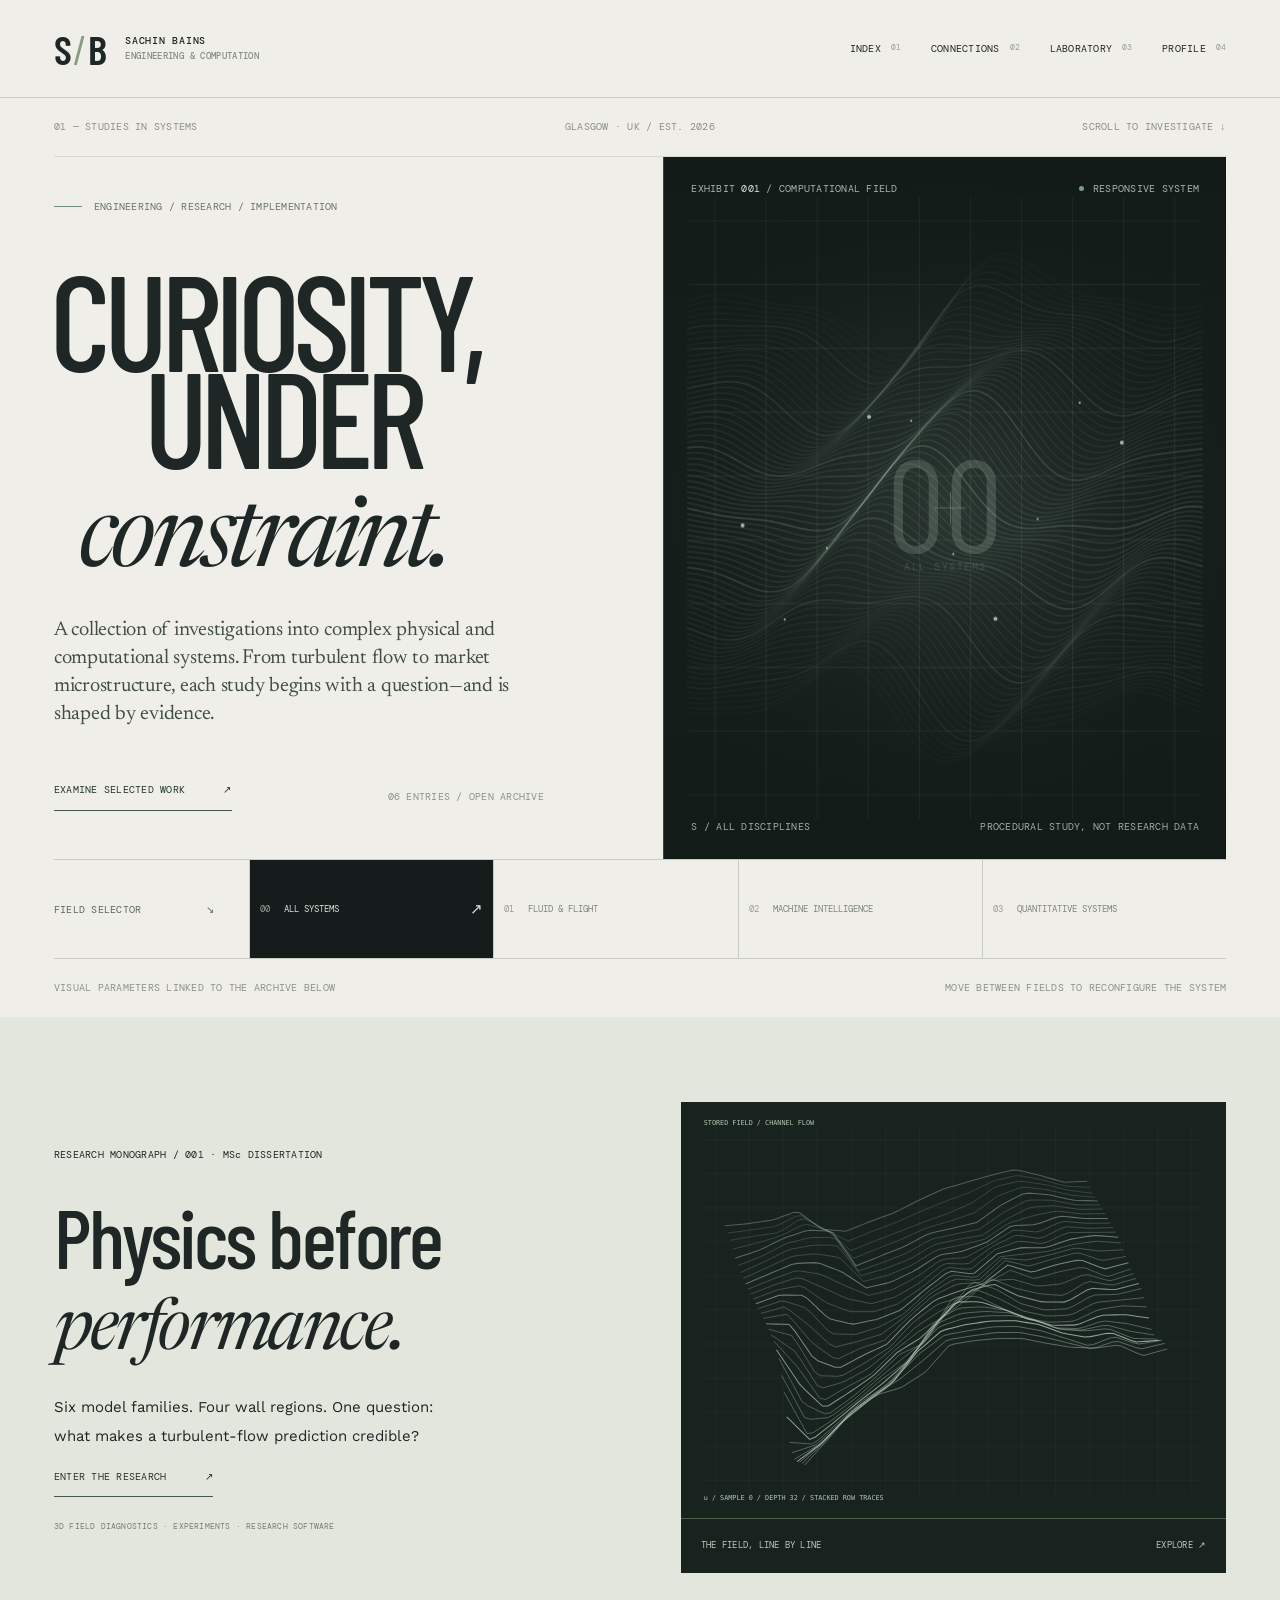
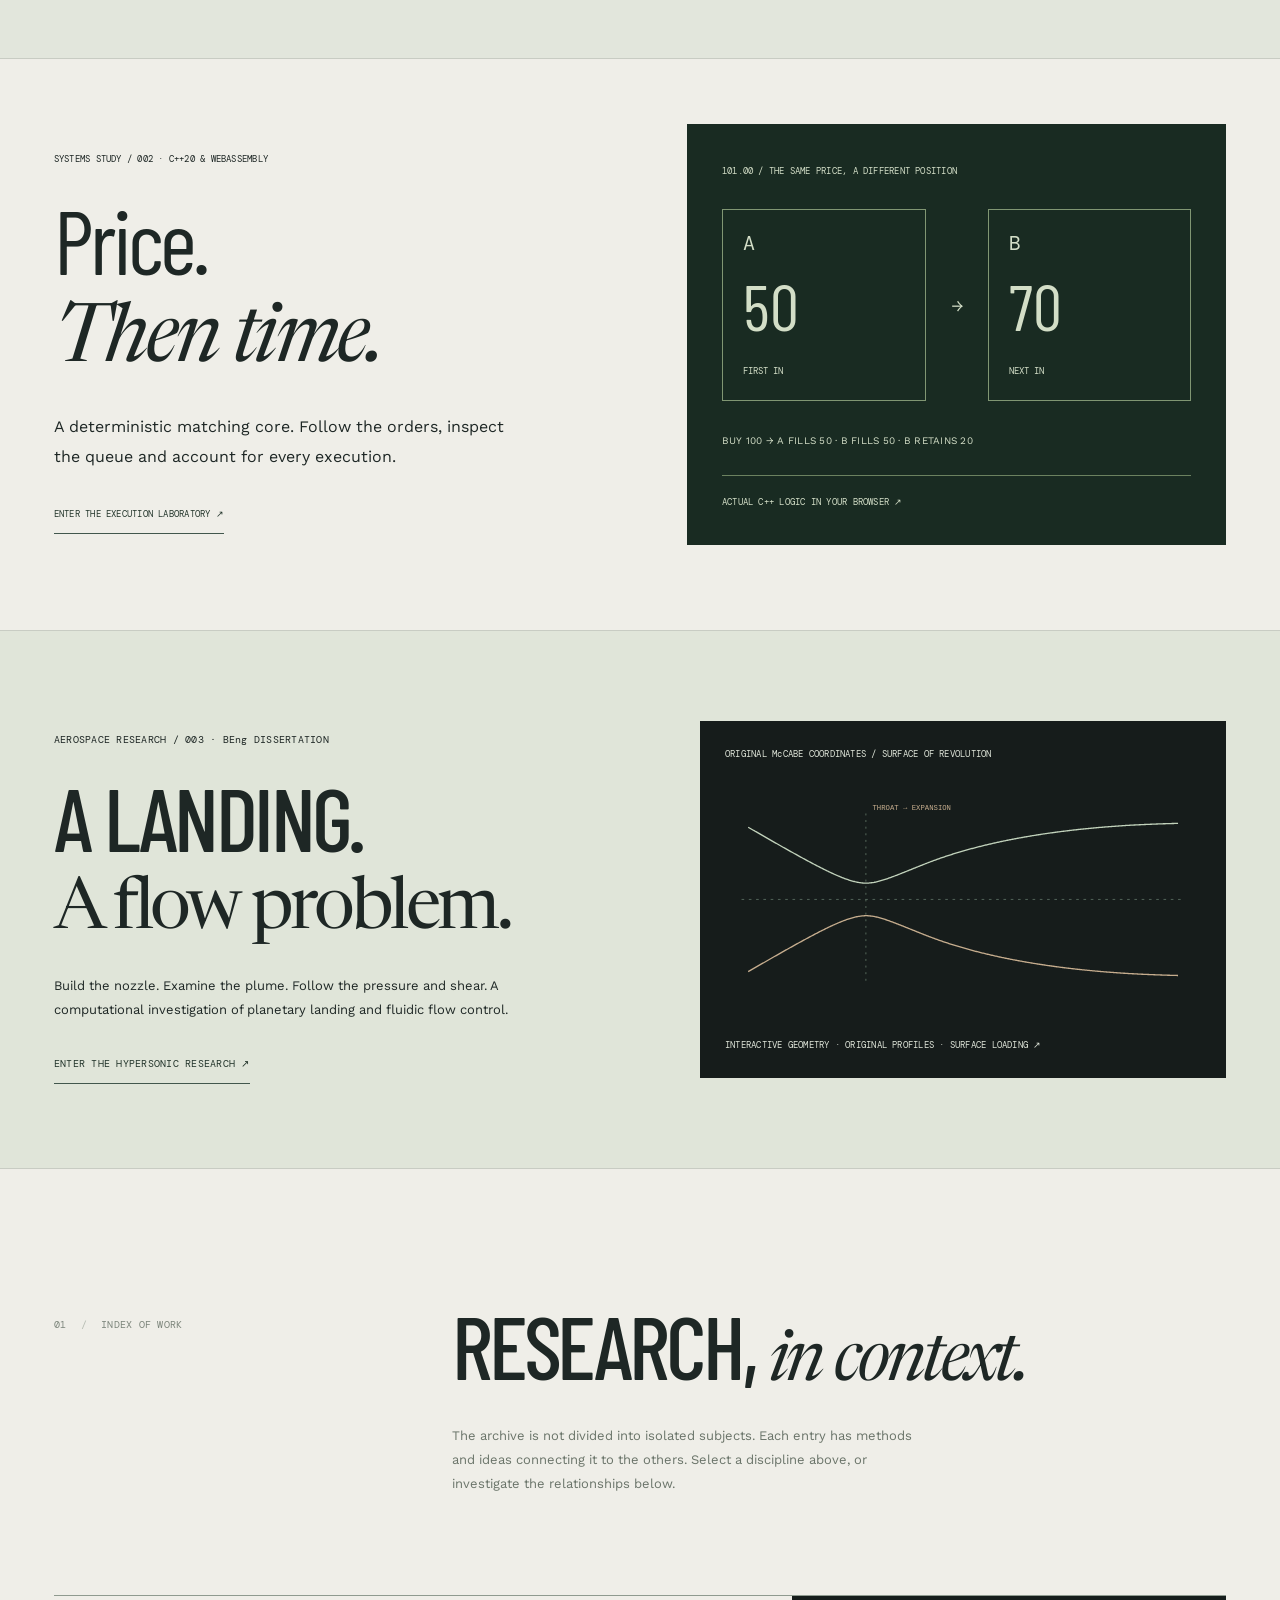
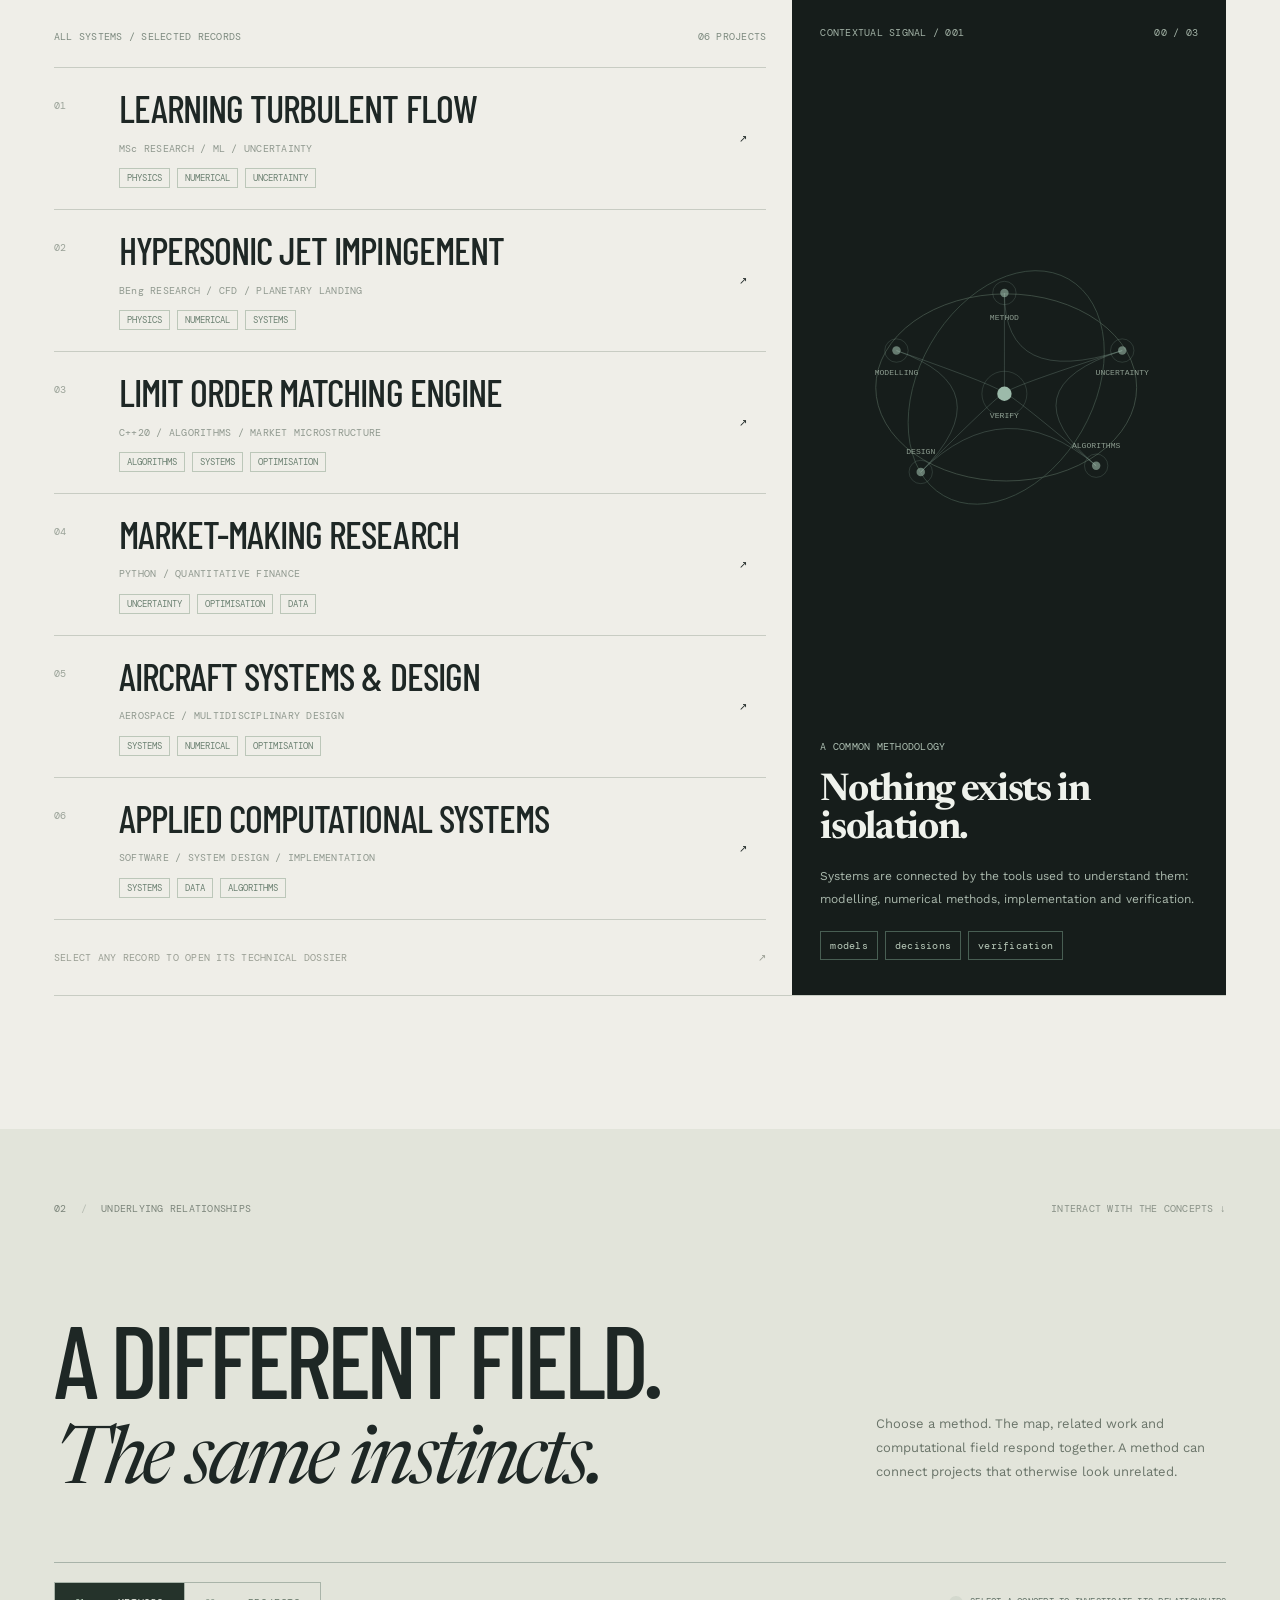
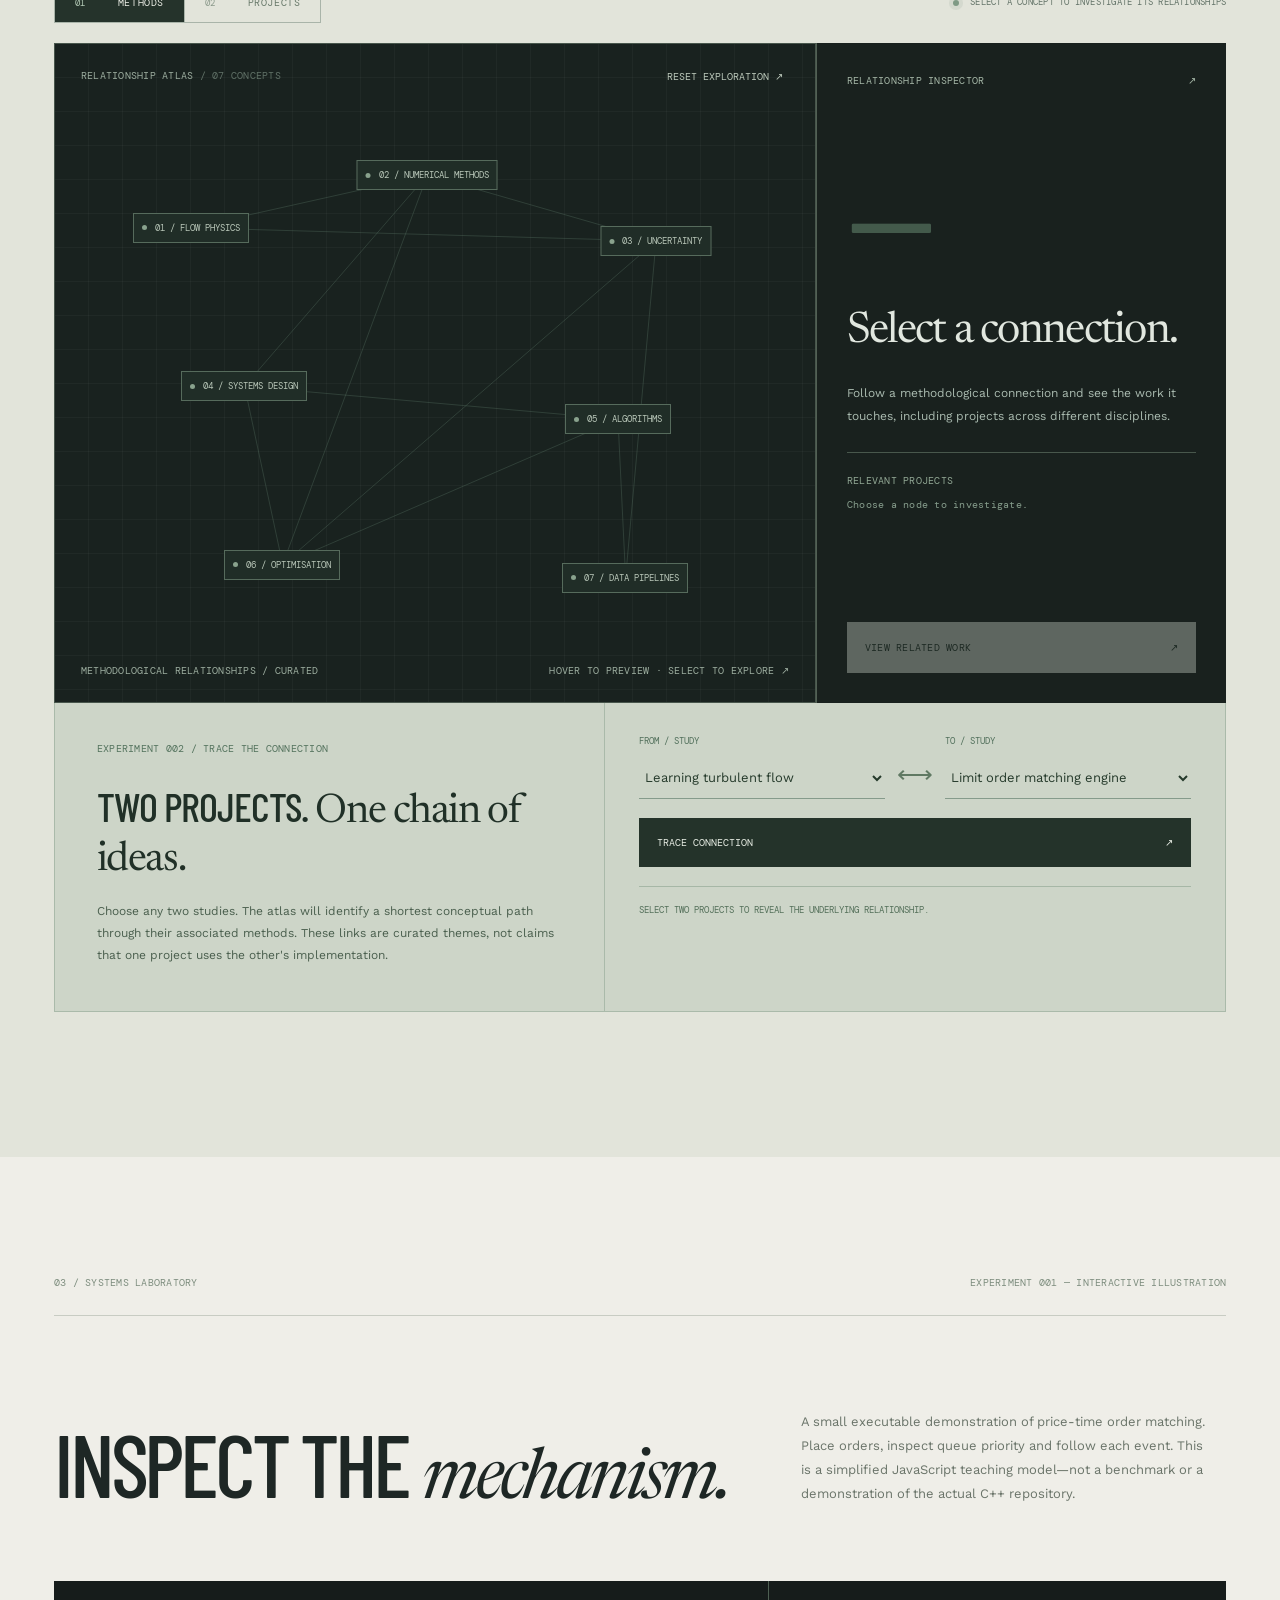
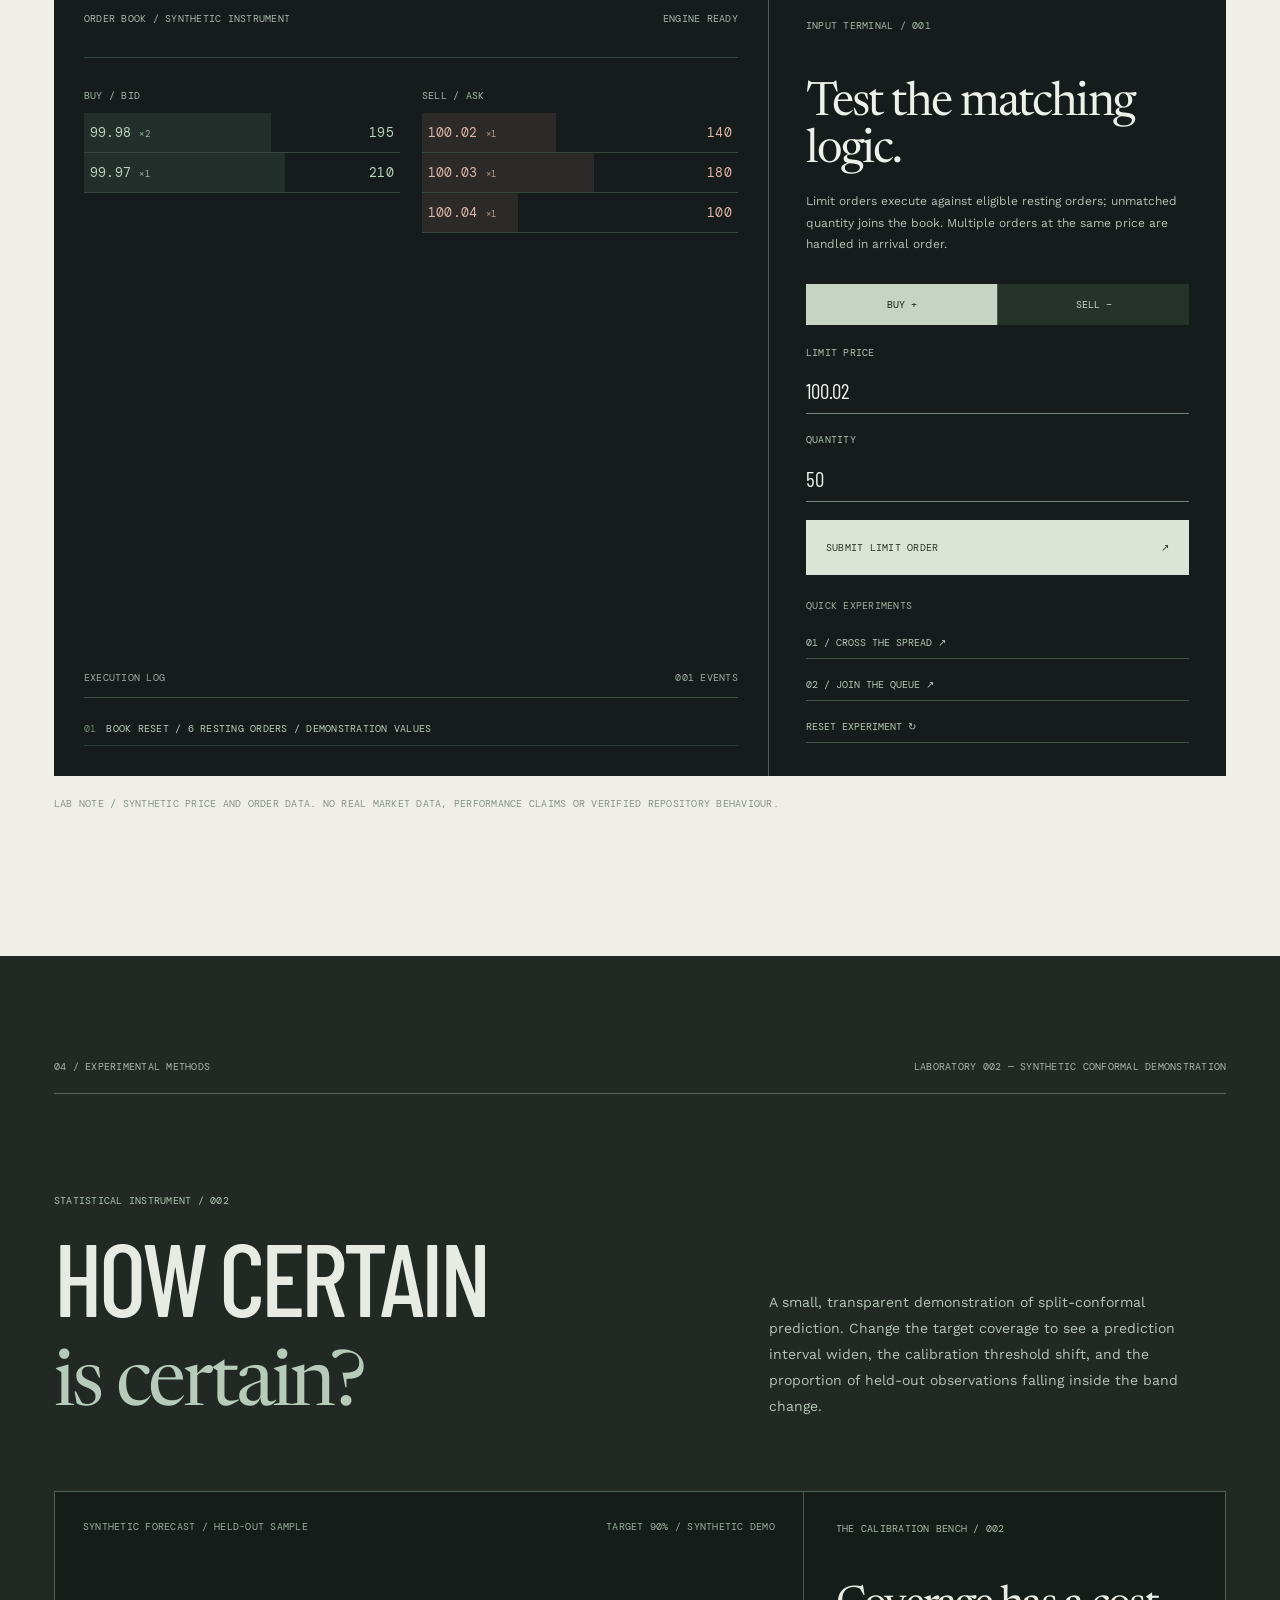
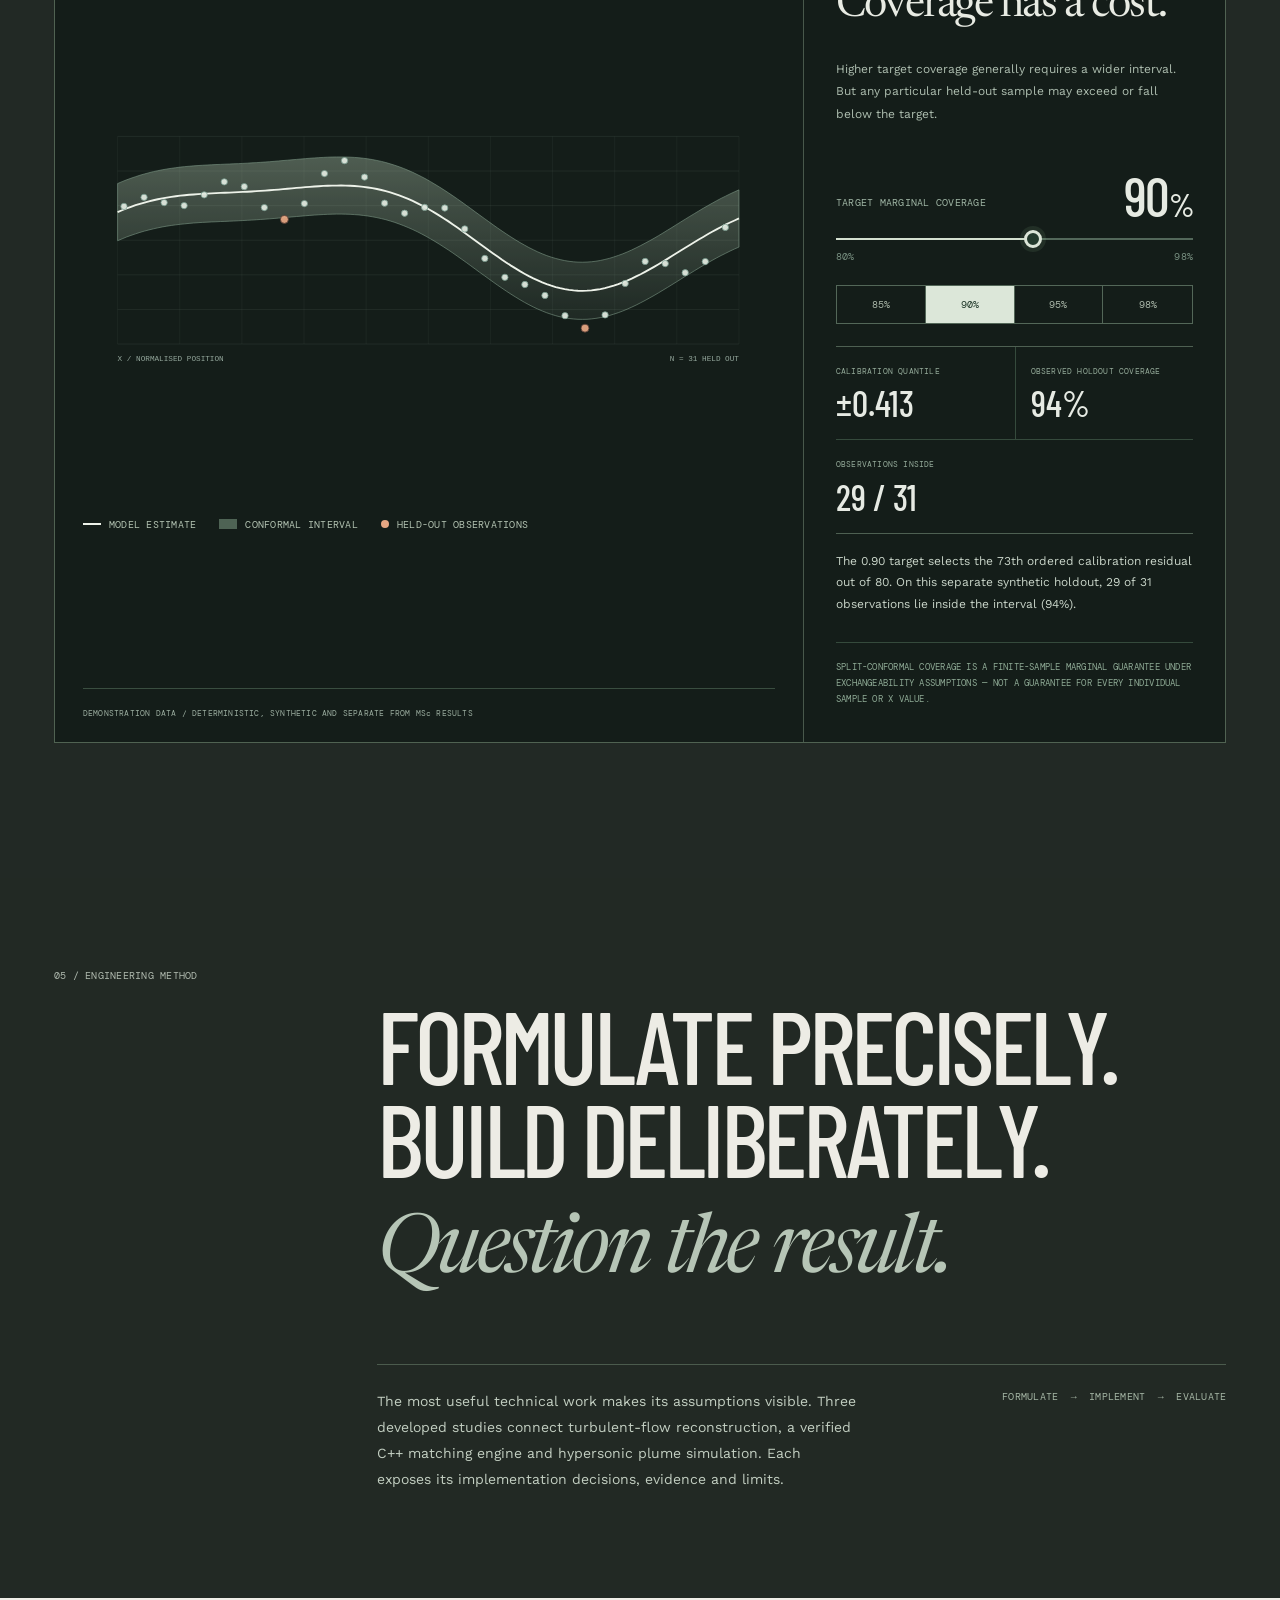
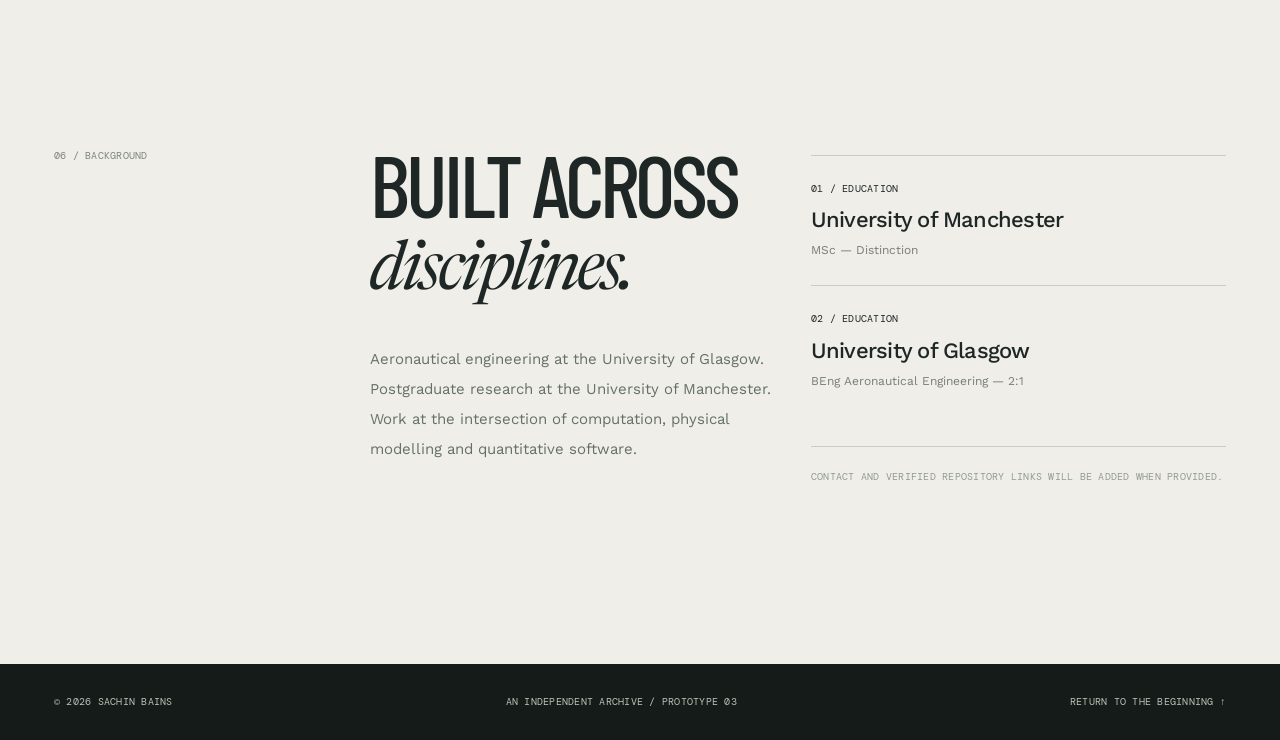
<file: index.html>
<!doctype html>
<html lang="en">
<head>
<meta charset="utf-8"><meta name="viewport" content="width=device-width, initial-scale=1">
<meta name="theme-color" content="#161b1a">
<meta name="description" content="An independent archive of engineering, computational research and quantitative systems by Sachin Bains.">
<title>Sachin Bains — Systems / An Independent Archive</title>
<link rel="stylesheet" href="styles.css">
<link rel="stylesheet" href="matching-home.css"><link rel="stylesheet" href="hypersonic.css"></head>
<body>
<div id="top" class="page-shell">
  <header class="masthead">
    <a class="brand" href="#top" aria-label="Sachin Bains, return to top"><span class="brand-symbol">S<span class="brand-cut">/</span>B</span><span class="brand-detail">SACHIN BAINS <small>ENGINEERING & COMPUTATION</small></span></a>
    <nav class="nav" id="siteNav" aria-label="Primary"><a href="#index">INDEX <span>01</span></a><a href="#connections">CONNECTIONS <span>02</span></a><a href="#laboratory">LABORATORY <span>03</span></a><a href="#profile">PROFILE <span>04</span></a></nav>
    <div class="header-end"><span class="availability"><i></i> ARCHIVE SYSTEM / V03</span><button id="mobileMenu" class="mobile-menu" aria-controls="siteNav" aria-expanded="false">MENU <span aria-hidden="true">＋</span></button></div>
  </header>
  <main>
    <section class="opening" aria-labelledby="heroHeading">
      <div class="opening-trim mono"><span>01 — STUDIES IN SYSTEMS</span><span>GLASGOW · UK / EST. 2026</span><span>SCROLL TO INVESTIGATE ↓</span></div>
      <div class="opening-layout">
        <div class="opening-copy">
          <div class="eyebrow"><span class="hairline"></span> ENGINEERING / RESEARCH / IMPLEMENTATION</div>
          <h1 id="heroHeading">Curiosity,<br><span class="headline-middle">under</span><br><em>constraint.</em></h1>
          <p class="opening-intro">A collection of investigations into complex physical and computational systems. From turbulent flow to market microstructure, each study begins with a question—and is shaped by evidence.</p>
          <div class="hero-meta"><a href="#index" class="underlink">EXAMINE SELECTED WORK <span aria-hidden="true">↗</span></a><span>06 ENTRIES / OPEN ARCHIVE</span></div>
        </div>
        <div class="hero-machine">
          <div class="machine-head mono"><span>EXHIBIT <strong>001</strong> / COMPUTATIONAL FIELD</span><span class="machine-live"><i></i> RESPONSIVE SYSTEM</span></div>
          <canvas id="fieldCanvas" aria-label="Decorative, parameterised mathematical field which changes with selected discipline"></canvas>
          <div class="machine-center-label" aria-hidden="true"><span id="visualIndex">00</span><span id="visualName">SYSTEMS</span></div>
          <div class="machine-tail"><span id="machineMode" class="mono">S / ALL DISCIPLINES</span><span class="mono">PROCEDURAL STUDY, NOT RESEARCH DATA</span></div>
        </div>
      </div>
      <div class="field-controller" role="group" aria-label="Select the computational field and project discipline">
        <div class="controller-label mono">FIELD SELECTOR <span>↘</span></div>
        <button class="field-choice is-active" data-domain="all" aria-pressed="true"><span>00</span> ALL SYSTEMS <b>↗</b></button>
        <button class="field-choice" data-domain="flow" aria-pressed="false"><span>01</span> FLUID & FLIGHT <b>↗</b></button>
        <button class="field-choice" data-domain="machine" aria-pressed="false"><span>02</span> MACHINE INTELLIGENCE <b>↗</b></button>
        <button class="field-choice" data-domain="markets" aria-pressed="false"><span>03</span> QUANTITATIVE SYSTEMS <b>↗</b></button>
      </div>
      <div class="opening-foot mono"><span>VISUAL PARAMETERS LINKED TO THE ARCHIVE BELOW</span><span>MOVE BETWEEN FIELDS TO RECONFIGURE THE SYSTEM</span></div>
    </section>

    <section class="featured-research" aria-labelledby="featuredTitle"><div><span class="mono">RESEARCH MONOGRAPH / 001 · MSc DISSERTATION</span><h2 id="featuredTitle">Physics before<br><em>performance.</em></h2><p>Six model families. Four wall regions. One question: what makes a turbulent-flow prediction credible?</p><a class="underlink mono" href="turbulence.html">ENTER THE RESEARCH <span>↗</span></a><span class="featured-evidence mono">3D FIELD DIAGNOSTICS · EXPERIMENTS · RESEARCH SOFTWARE</span></div><a class="featured-plate" href="turbulence.html" aria-label="Explore the MSc turbulence research"><img src="research/turbulence/field-traces.svg" width="720" height="550" alt="Original turbulent velocity data, drawn as separated row traces"><span class="mono">THE FIELD, LINE BY LINE <span>EXPLORE ↗</span></span></a></section>

    <section class="featured-engine" aria-labelledby="matchingFeatureTitle"><div><span class="mono">SYSTEMS STUDY / 002 · C++20 & WEBASSEMBLY</span><h2 id="matchingFeatureTitle">Price.<br><em>Then time.</em></h2><p>A deterministic matching core. Follow the orders, inspect the queue and account for every execution.</p><a class="underlink mono" href="matching-engine.html">ENTER THE EXECUTION LABORATORY ↗</a></div><a href="matching-engine.html" class="feature-queue" aria-label="Open the verified C++ matching engine"><span class="mono">101.00 / THE SAME PRICE, A DIFFERENT POSITION</span><div><span>A <strong>50</strong><small>FIRST IN</small></span><i>→</i><span>B <strong>70</strong><small>NEXT IN</small></span></div><p class="mono">BUY 100 → A FILLS 50 · B FILLS 50 · B RETAINS 20</p><span class="mono">ACTUAL C++ LOGIC IN YOUR BROWSER ↗</span></a></section>
<section class="featured-plume" aria-labelledby="plumeFeatureTitle"><div><span class="mono">AEROSPACE RESEARCH / 003 · BEng DISSERTATION</span><h2 id="plumeFeatureTitle">A landing.<br><em>A flow problem.</em></h2><p>Build the nozzle. Examine the plume. Follow the pressure and shear. A computational investigation of planetary landing and fluidic flow control.</p><a class="underlink mono" href="hypersonic.html">ENTER THE HYPERSONIC RESEARCH ↗</a></div><a href="hypersonic.html#geometry" class="featured-plume-figure" aria-label="Explore the original nozzle geometry and hypersonic research"><span class="mono">ORIGINAL McCABE COORDINATES / SURFACE OF REVOLUTION</span><svg viewBox="0 0 720 340" role="img" aria-label="Native vector drawing of the original McCabe nozzle contour"><line x1="25" y1="170" x2="690" y2="170" stroke="#6f8877" stroke-dasharray="4 7"/><path d="M35.00,279.20 L36.30,278.45 L37.61,277.69 L38.91,276.94 L40.21,276.18 L41.51,275.43 L42.82,274.68 L44.12,273.93 L45.42,273.17 L46.72,272.42 L48.03,271.67 L49.33,270.92 L50.63,270.17 L51.93,269.42 L53.24,268.67 L54.54,267.92 L55.84,267.17 L57.14,266.42 L58.45,265.67 L59.75,264.92 L61.05,264.17 L62.35,263.43 L63.66,262.68 L64.96,261.93 L66.26,261.19 L67.57,260.44 L68.87,259.70 L70.17,258.95 L71.47,258.21 L72.78,257.47 L74.08,256.72 L75.38,255.98 L76.68,255.24 L77.99,254.50 L79.29,253.76 L80.59,253.02 L81.89,252.28 L83.20,251.54 L84.50,250.80 L85.80,250.07 L87.10,249.33 L88.41,248.59 L89.71,247.86 L91.01,247.12 L92.31,246.39 L93.62,245.66 L94.92,244.93 L96.22,244.20 L97.53,243.47 L98.83,242.74 L100.13,242.01 L101.43,241.28 L102.74,240.56 L104.04,239.83 L105.34,239.11 L106.64,238.39 L107.95,237.66 L109.25,236.94 L110.55,236.22 L111.85,235.51 L113.16,234.79 L114.46,234.08 L115.76,233.36 L117.06,232.65 L118.37,231.94 L119.67,231.23 L120.97,230.53 L122.27,229.82 L123.58,229.11 L124.88,228.41 L126.18,227.71 L127.48,227.01 L128.79,226.31 L130.09,225.62 L131.39,224.93 L132.70,224.24 L134.00,223.56 L135.30,222.87 L136.60,222.19 L137.91,221.51 L139.21,220.83 L140.51,220.15 L141.81,219.48 L143.12,218.81 L144.42,218.14 L145.72,217.48 L147.02,216.83 L148.33,216.18 L149.63,215.53 L150.93,214.88 L152.23,214.24 L153.54,213.60 L154.84,212.96 L156.14,212.32 L157.44,211.69 L158.75,211.07 L160.05,210.45 L161.35,209.85 L162.66,209.25 L163.96,208.66 L165.26,208.08 L166.56,207.50 L167.87,206.93 L169.17,206.37 L170.47,205.81 L171.77,205.26 L173.08,204.72 L174.38,204.18 L175.68,203.65 L176.98,203.13 L178.29,202.61 L179.59,202.10 L180.89,201.60 L182.19,201.12 L183.50,200.66 L184.80,200.21 L186.10,199.77 L187.40,199.34 L188.71,198.93 L190.01,198.53 L191.31,198.15 L192.62,197.79 L193.92,197.44 L195.22,197.11 L196.52,196.79 L197.83,196.50 L199.13,196.22 L200.43,195.96 L201.73,195.73 L203.04,195.51 L204.34,195.31 L205.64,195.13 L206.94,194.98 L208.25,194.85 L209.55,194.74 L210.85,194.65 L212.15,194.58 L213.46,194.54 L214.76,194.58 L216.06,194.66 L217.36,194.77 L218.67,194.91 L219.97,195.06 L221.27,195.20 L222.58,195.36 L223.88,195.55 L225.18,195.76 L226.48,196.00 L227.79,196.26 L229.09,196.56 L230.39,196.88 L231.69,197.22 L233.00,197.57 L234.30,197.93 L235.60,198.31 L236.90,198.69 L238.21,199.08 L239.51,199.48 L240.81,199.89 L242.11,200.30 L243.42,200.73 L244.72,201.17 L246.02,201.63 L247.32,202.09 L248.63,202.55 L249.93,203.02 L251.23,203.48 L252.53,203.96 L253.84,204.44 L255.14,204.93 L256.44,205.42 L257.75,205.91 L259.05,206.41 L260.35,206.91 L261.65,207.42 L262.96,207.94 L264.26,208.46 L265.56,208.97 L266.86,209.49 L268.17,210.01 L269.47,210.53 L270.77,211.05 L272.07,211.57 L273.38,212.09 L274.68,212.61 L275.98,213.13 L277.28,213.65 L278.59,214.18 L279.89,214.70 L281.19,215.23 L282.49,215.75 L283.80,216.28 L285.10,216.80 L286.40,217.33 L287.71,217.85 L289.01,218.37 L290.31,218.90 L291.61,219.42 L292.92,219.95 L294.22,220.47 L295.52,220.99 L296.82,221.51 L298.13,222.03 L299.43,222.54 L300.73,223.06 L302.03,223.57 L303.34,224.08 L304.64,224.58 L305.94,225.09 L307.24,225.59 L308.55,226.09 L309.85,226.59 L311.15,227.08 L312.45,227.57 L313.76,228.05 L315.06,228.53 L316.36,229.01 L317.67,229.49 L318.97,229.97 L320.27,230.44 L321.57,230.90 L322.88,231.37 L324.18,231.83 L325.48,232.28 L326.78,232.73 L328.09,233.18 L329.39,233.63 L330.69,234.07 L331.99,234.51 L333.30,234.95 L334.60,235.38 L335.90,235.81 L337.20,236.24 L338.51,236.66 L339.81,237.08 L341.11,237.50 L342.41,237.91 L343.72,238.32 L345.02,238.73 L346.32,239.14 L347.63,239.54 L348.93,239.94 L350.23,240.33 L351.53,240.73 L352.84,241.12 L354.14,241.51 L355.44,241.89 L356.74,242.28 L358.05,242.66 L359.35,243.04 L360.65,243.41 L361.95,243.78 L363.26,244.15 L364.56,244.52 L365.86,244.88 L367.16,245.24 L368.47,245.60 L369.77,245.96 L371.07,246.31 L372.37,246.67 L373.68,247.02 L374.98,247.36 L376.28,247.71 L377.58,248.05 L378.89,248.39 L380.19,248.73 L381.49,249.06 L382.80,249.39 L384.10,249.72 L385.40,250.05 L386.70,250.38 L388.01,250.70 L389.31,251.03 L390.61,251.35 L391.91,251.66 L393.22,251.98 L394.52,252.29 L395.82,252.60 L397.12,252.91 L398.43,253.22 L399.73,253.52 L401.03,253.82 L402.33,254.12 L403.64,254.42 L404.94,254.72 L406.24,255.01 L407.54,255.30 L408.85,255.60 L410.15,255.88 L411.45,256.17 L412.76,256.46 L414.06,256.74 L415.36,257.02 L416.66,257.30 L417.97,257.57 L419.27,257.84 L420.57,258.12 L421.87,258.39 L423.18,258.66 L424.48,258.92 L425.78,259.19 L427.08,259.45 L428.39,259.72 L429.69,259.98 L430.99,260.24 L432.29,260.49 L433.60,260.75 L434.90,261.00 L436.20,261.25 L437.50,261.50 L438.81,261.74 L440.11,261.99 L441.41,262.23 L442.72,262.47 L444.02,262.71 L445.32,262.95 L446.62,263.19 L447.93,263.43 L449.23,263.66 L450.53,263.90 L451.83,264.13 L453.14,264.36 L454.44,264.58 L455.74,264.81 L457.04,265.04 L458.35,265.26 L459.65,265.48 L460.95,265.70 L462.25,265.91 L463.56,266.13 L464.86,266.34 L466.16,266.55 L467.46,266.76 L468.77,266.97 L470.07,267.18 L471.37,267.39 L472.68,267.60 L473.98,267.80 L475.28,268.01 L476.58,268.21 L477.89,268.41 L479.19,268.61 L480.49,268.80 L481.79,269.00 L483.10,269.19 L484.40,269.38 L485.70,269.57 L487.00,269.76 L488.31,269.95 L489.61,270.13 L490.91,270.32 L492.21,270.50 L493.52,270.68 L494.82,270.86 L496.12,271.05 L497.42,271.22 L498.73,271.40 L500.03,271.58 L501.33,271.75 L502.63,271.93 L503.94,272.10 L505.24,272.27 L506.54,272.44 L507.85,272.61 L509.15,272.78 L510.45,272.94 L511.75,273.10 L513.06,273.27 L514.36,273.42 L515.66,273.58 L516.96,273.74 L518.27,273.89 L519.57,274.05 L520.87,274.20 L522.17,274.36 L523.48,274.51 L524.78,274.66 L526.08,274.81 L527.38,274.96 L528.69,275.11 L529.99,275.25 L531.29,275.40 L532.59,275.54 L533.90,275.69 L535.20,275.83 L536.50,275.97 L537.81,276.11 L539.11,276.25 L540.41,276.38 L541.71,276.51 L543.02,276.65 L544.32,276.78 L545.62,276.91 L546.92,277.03 L548.23,277.16 L549.53,277.29 L550.83,277.41 L552.13,277.54 L553.44,277.66 L554.74,277.79 L556.04,277.91 L557.34,278.03 L558.65,278.15 L559.95,278.27 L561.25,278.39 L562.55,278.51 L563.86,278.62 L565.16,278.74 L566.46,278.85 L567.77,278.97 L569.07,279.08 L570.37,279.19 L571.67,279.30 L572.98,279.41 L574.28,279.51 L575.58,279.62 L576.88,279.72 L578.19,279.82 L579.49,279.92 L580.79,280.02 L582.09,280.11 L583.40,280.21 L584.70,280.31 L586.00,280.40 L587.30,280.50 L588.61,280.59 L589.91,280.69 L591.21,280.78 L592.51,280.88 L593.82,280.97 L595.12,281.06 L596.42,281.15 L597.73,281.24 L599.03,281.33 L600.33,281.42 L601.63,281.50 L602.94,281.59 L604.24,281.67 L605.54,281.75 L606.84,281.84 L608.15,281.92 L609.45,281.99 L610.75,282.07 L612.05,282.15 L613.36,282.22 L614.66,282.29 L615.96,282.36 L617.26,282.43 L618.57,282.50 L619.87,282.56 L621.17,282.63 L622.47,282.70 L623.78,282.76 L625.08,282.82 L626.38,282.89 L627.68,282.95 L628.99,283.02 L630.29,283.08 L631.59,283.14 L632.90,283.20 L634.20,283.26 L635.50,283.32 L636.80,283.38 L638.11,283.44 L639.41,283.50 L640.71,283.55 L642.01,283.61 L643.32,283.66 L644.62,283.72 L645.92,283.77 L647.22,283.83 L648.53,283.88 L649.83,283.93 L651.13,283.98 L652.43,284.03 L653.74,284.07 L655.04,284.12 L656.34,284.17 L657.64,284.21 L658.95,284.26 L660.25,284.30 L661.55,284.34 L662.86,284.39 L664.16,284.43 L665.46,284.47 L666.76,284.51 L668.07,284.56 L669.37,284.60 L670.67,284.64 L671.97,284.68 L673.28,284.72 L674.58,284.75 L675.88,284.79 L677.18,284.82 L678.49,284.86 L679.79,284.89 L681.09,284.92 L682.39,284.95 L683.70,284.97 L685.00,285.00" fill="none" stroke="#c6ad8e" stroke-width="2"/><path d="M35.00,60.80 L36.30,61.55 L37.61,62.31 L38.91,63.06 L40.21,63.82 L41.51,64.57 L42.82,65.32 L44.12,66.07 L45.42,66.83 L46.72,67.58 L48.03,68.33 L49.33,69.08 L50.63,69.83 L51.93,70.58 L53.24,71.33 L54.54,72.08 L55.84,72.83 L57.14,73.58 L58.45,74.33 L59.75,75.08 L61.05,75.83 L62.35,76.57 L63.66,77.32 L64.96,78.07 L66.26,78.81 L67.57,79.56 L68.87,80.30 L70.17,81.05 L71.47,81.79 L72.78,82.53 L74.08,83.28 L75.38,84.02 L76.68,84.76 L77.99,85.50 L79.29,86.24 L80.59,86.98 L81.89,87.72 L83.20,88.46 L84.50,89.20 L85.80,89.93 L87.10,90.67 L88.41,91.41 L89.71,92.14 L91.01,92.88 L92.31,93.61 L93.62,94.34 L94.92,95.07 L96.22,95.80 L97.53,96.53 L98.83,97.26 L100.13,97.99 L101.43,98.72 L102.74,99.44 L104.04,100.17 L105.34,100.89 L106.64,101.61 L107.95,102.34 L109.25,103.06 L110.55,103.78 L111.85,104.49 L113.16,105.21 L114.46,105.92 L115.76,106.64 L117.06,107.35 L118.37,108.06 L119.67,108.77 L120.97,109.47 L122.27,110.18 L123.58,110.89 L124.88,111.59 L126.18,112.29 L127.48,112.99 L128.79,113.69 L130.09,114.38 L131.39,115.07 L132.70,115.76 L134.00,116.44 L135.30,117.13 L136.60,117.81 L137.91,118.49 L139.21,119.17 L140.51,119.85 L141.81,120.52 L143.12,121.19 L144.42,121.86 L145.72,122.52 L147.02,123.17 L148.33,123.82 L149.63,124.47 L150.93,125.12 L152.23,125.76 L153.54,126.40 L154.84,127.04 L156.14,127.68 L157.44,128.31 L158.75,128.93 L160.05,129.55 L161.35,130.15 L162.66,130.75 L163.96,131.34 L165.26,131.92 L166.56,132.50 L167.87,133.07 L169.17,133.63 L170.47,134.19 L171.77,134.74 L173.08,135.28 L174.38,135.82 L175.68,136.35 L176.98,136.87 L178.29,137.39 L179.59,137.90 L180.89,138.40 L182.19,138.88 L183.50,139.34 L184.80,139.79 L186.10,140.23 L187.40,140.66 L188.71,141.07 L190.01,141.47 L191.31,141.85 L192.62,142.21 L193.92,142.56 L195.22,142.89 L196.52,143.21 L197.83,143.50 L199.13,143.78 L200.43,144.04 L201.73,144.27 L203.04,144.49 L204.34,144.69 L205.64,144.87 L206.94,145.02 L208.25,145.15 L209.55,145.26 L210.85,145.35 L212.15,145.42 L213.46,145.46 L214.76,145.42 L216.06,145.34 L217.36,145.23 L218.67,145.09 L219.97,144.94 L221.27,144.80 L222.58,144.64 L223.88,144.45 L225.18,144.24 L226.48,144.00 L227.79,143.74 L229.09,143.44 L230.39,143.12 L231.69,142.78 L233.00,142.43 L234.30,142.07 L235.60,141.69 L236.90,141.31 L238.21,140.92 L239.51,140.52 L240.81,140.11 L242.11,139.70 L243.42,139.27 L244.72,138.83 L246.02,138.37 L247.32,137.91 L248.63,137.45 L249.93,136.98 L251.23,136.52 L252.53,136.04 L253.84,135.56 L255.14,135.07 L256.44,134.58 L257.75,134.09 L259.05,133.59 L260.35,133.09 L261.65,132.58 L262.96,132.06 L264.26,131.54 L265.56,131.03 L266.86,130.51 L268.17,129.99 L269.47,129.47 L270.77,128.95 L272.07,128.43 L273.38,127.91 L274.68,127.39 L275.98,126.87 L277.28,126.35 L278.59,125.82 L279.89,125.30 L281.19,124.77 L282.49,124.25 L283.80,123.72 L285.10,123.20 L286.40,122.67 L287.71,122.15 L289.01,121.63 L290.31,121.10 L291.61,120.58 L292.92,120.05 L294.22,119.53 L295.52,119.01 L296.82,118.49 L298.13,117.97 L299.43,117.46 L300.73,116.94 L302.03,116.43 L303.34,115.92 L304.64,115.42 L305.94,114.91 L307.24,114.41 L308.55,113.91 L309.85,113.41 L311.15,112.92 L312.45,112.43 L313.76,111.95 L315.06,111.47 L316.36,110.99 L317.67,110.51 L318.97,110.03 L320.27,109.56 L321.57,109.10 L322.88,108.63 L324.18,108.17 L325.48,107.72 L326.78,107.27 L328.09,106.82 L329.39,106.37 L330.69,105.93 L331.99,105.49 L333.30,105.05 L334.60,104.62 L335.90,104.19 L337.20,103.76 L338.51,103.34 L339.81,102.92 L341.11,102.50 L342.41,102.09 L343.72,101.68 L345.02,101.27 L346.32,100.86 L347.63,100.46 L348.93,100.06 L350.23,99.67 L351.53,99.27 L352.84,98.88 L354.14,98.49 L355.44,98.11 L356.74,97.72 L358.05,97.34 L359.35,96.96 L360.65,96.59 L361.95,96.22 L363.26,95.85 L364.56,95.48 L365.86,95.12 L367.16,94.76 L368.47,94.40 L369.77,94.04 L371.07,93.69 L372.37,93.33 L373.68,92.98 L374.98,92.64 L376.28,92.29 L377.58,91.95 L378.89,91.61 L380.19,91.27 L381.49,90.94 L382.80,90.61 L384.10,90.28 L385.40,89.95 L386.70,89.62 L388.01,89.30 L389.31,88.97 L390.61,88.65 L391.91,88.34 L393.22,88.02 L394.52,87.71 L395.82,87.40 L397.12,87.09 L398.43,86.78 L399.73,86.48 L401.03,86.18 L402.33,85.88 L403.64,85.58 L404.94,85.28 L406.24,84.99 L407.54,84.70 L408.85,84.40 L410.15,84.12 L411.45,83.83 L412.76,83.54 L414.06,83.26 L415.36,82.98 L416.66,82.70 L417.97,82.43 L419.27,82.16 L420.57,81.88 L421.87,81.61 L423.18,81.34 L424.48,81.08 L425.78,80.81 L427.08,80.55 L428.39,80.28 L429.69,80.02 L430.99,79.76 L432.29,79.51 L433.60,79.25 L434.90,79.00 L436.20,78.75 L437.50,78.50 L438.81,78.26 L440.11,78.01 L441.41,77.77 L442.72,77.53 L444.02,77.29 L445.32,77.05 L446.62,76.81 L447.93,76.57 L449.23,76.34 L450.53,76.10 L451.83,75.87 L453.14,75.64 L454.44,75.42 L455.74,75.19 L457.04,74.96 L458.35,74.74 L459.65,74.52 L460.95,74.30 L462.25,74.09 L463.56,73.87 L464.86,73.66 L466.16,73.45 L467.46,73.24 L468.77,73.03 L470.07,72.82 L471.37,72.61 L472.68,72.40 L473.98,72.20 L475.28,71.99 L476.58,71.79 L477.89,71.59 L479.19,71.39 L480.49,71.20 L481.79,71.00 L483.10,70.81 L484.40,70.62 L485.70,70.43 L487.00,70.24 L488.31,70.05 L489.61,69.87 L490.91,69.68 L492.21,69.50 L493.52,69.32 L494.82,69.14 L496.12,68.95 L497.42,68.78 L498.73,68.60 L500.03,68.42 L501.33,68.25 L502.63,68.07 L503.94,67.90 L505.24,67.73 L506.54,67.56 L507.85,67.39 L509.15,67.22 L510.45,67.06 L511.75,66.90 L513.06,66.73 L514.36,66.58 L515.66,66.42 L516.96,66.26 L518.27,66.11 L519.57,65.95 L520.87,65.80 L522.17,65.64 L523.48,65.49 L524.78,65.34 L526.08,65.19 L527.38,65.04 L528.69,64.89 L529.99,64.75 L531.29,64.60 L532.59,64.46 L533.90,64.31 L535.20,64.17 L536.50,64.03 L537.81,63.89 L539.11,63.75 L540.41,63.62 L541.71,63.49 L543.02,63.35 L544.32,63.22 L545.62,63.09 L546.92,62.97 L548.23,62.84 L549.53,62.71 L550.83,62.59 L552.13,62.46 L553.44,62.34 L554.74,62.21 L556.04,62.09 L557.34,61.97 L558.65,61.85 L559.95,61.73 L561.25,61.61 L562.55,61.49 L563.86,61.38 L565.16,61.26 L566.46,61.15 L567.77,61.03 L569.07,60.92 L570.37,60.81 L571.67,60.70 L572.98,60.59 L574.28,60.49 L575.58,60.38 L576.88,60.28 L578.19,60.18 L579.49,60.08 L580.79,59.98 L582.09,59.89 L583.40,59.79 L584.70,59.69 L586.00,59.60 L587.30,59.50 L588.61,59.41 L589.91,59.31 L591.21,59.22 L592.51,59.12 L593.82,59.03 L595.12,58.94 L596.42,58.85 L597.73,58.76 L599.03,58.67 L600.33,58.58 L601.63,58.50 L602.94,58.41 L604.24,58.33 L605.54,58.25 L606.84,58.16 L608.15,58.08 L609.45,58.01 L610.75,57.93 L612.05,57.85 L613.36,57.78 L614.66,57.71 L615.96,57.64 L617.26,57.57 L618.57,57.50 L619.87,57.44 L621.17,57.37 L622.47,57.30 L623.78,57.24 L625.08,57.18 L626.38,57.11 L627.68,57.05 L628.99,56.98 L630.29,56.92 L631.59,56.86 L632.90,56.80 L634.20,56.74 L635.50,56.68 L636.80,56.62 L638.11,56.56 L639.41,56.50 L640.71,56.45 L642.01,56.39 L643.32,56.34 L644.62,56.28 L645.92,56.23 L647.22,56.17 L648.53,56.12 L649.83,56.07 L651.13,56.02 L652.43,55.97 L653.74,55.93 L655.04,55.88 L656.34,55.83 L657.64,55.79 L658.95,55.74 L660.25,55.70 L661.55,55.66 L662.86,55.61 L664.16,55.57 L665.46,55.53 L666.76,55.49 L668.07,55.44 L669.37,55.40 L670.67,55.36 L671.97,55.32 L673.28,55.28 L674.58,55.25 L675.88,55.21 L677.18,55.18 L678.49,55.14 L679.79,55.11 L681.09,55.08 L682.39,55.05 L683.70,55.03 L685.00,55.00" fill="none" stroke="#c1d2bb" stroke-width="2"/><line x1="213" x2="213" y1="40" y2="300" stroke="#758d7a" stroke-dasharray="3 7"/><text x="223" y="35" fill="#c6ad8e" font-family="monospace" font-size="11">THROAT → EXPANSION</text></svg><span class="mono">INTERACTIVE GEOMETRY · ORIGINAL PROFILES · SURFACE LOADING ↗</span></a></section>
<section class="index-section" id="index" aria-labelledby="indexTitle">
      <div class="section-intro"><div class="section-marker mono">01 <span>/</span> INDEX OF WORK</div><div><h2 id="indexTitle">Research, <em>in context.</em></h2><p>The archive is not divided into isolated subjects. Each entry has methods and ideas connecting it to the others. Select a discipline above, or investigate the relationships below.</p></div></div>
      <div class="index-grid">
        <div class="index-main">
          <div class="index-header mono"><span id="selectionLabel">ALL / SELECTED RECORDS</span><span id="entryCount">06 PROJECTS</span></div>
          <div class="project-index" id="projectIndex" aria-live="polite"></div>
          <div class="index-note mono">SELECT ANY RECORD TO OPEN ITS TECHNICAL DOSSIER <span>↗</span></div>
        </div>
        <aside class="index-aside" aria-label="Dynamic research context">
          <div class="aside-header mono"><span>CONTEXTUAL SIGNAL / 001</span><span id="asideCode">00 / 03</span></div>
          <div class="context-visual" aria-hidden="true"><svg id="contextSvg" viewBox="0 0 420 290"></svg></div>
          <div class="context-readout"><span class="mono" id="contextEyebrow">A COMMON METHODOLOGY</span><h3 id="contextTitle">Nothing exists in isolation.</h3><p id="contextText">Systems are connected by the tools used to understand them: modelling, numerical methods, implementation and verification.</p><div class="context-tags" id="contextTags"></div></div>
        </aside>
      </div>
    </section>

    <section class="connections" id="connections" aria-labelledby="connectionsTitle">
      <div class="connections-head"><span class="section-marker mono">02 <span>/</span> UNDERLYING RELATIONSHIPS</span><span class="mono aside-instruction">INTERACT WITH THE CONCEPTS ↓</span></div>
      <div class="connections-heading"><h2 id="connectionsTitle">A different field.<br><em>The same instincts.</em></h2><p>Choose a method. The map, related work and computational field respond together. A method can connect projects that otherwise look unrelated.</p></div>
      <div class="atlas-mode-row" role="group" aria-label="Atlas exploration layer">
          <div class="atlas-modes"><button class="atlas-mode is-active" data-view="methods" aria-pressed="true"><span>01</span> METHODS</button><button class="atlas-mode" data-view="projects" aria-pressed="false"><span>02</span> PROJECTS</button></div>
          <div class="atlas-status mono"><span class="atlas-status-dot"></span><span id="atlasStatus">SELECT A CONCEPT TO INVESTIGATE ITS RELATIONSHIPS</span></div>
        </div>
      <div class="atlas-layout">
        <div class="atlas" id="atlas">
          <div class="atlas-head mono"><span>RELATIONSHIP ATLAS <strong id="atlasCount">/ 07 CONCEPTS</strong></span><button id="clearConcept" class="plain-button">RESET EXPLORATION ↗</button></div>
          <svg id="atlasLinks" class="atlas-lines" viewBox="0 0 100 100" preserveAspectRatio="none" aria-hidden="true"></svg>
          <div id="atlasNodes" class="atlas-nodes"></div>
          <div class="atlas-bottom mono"><span id="atlasCaption">METHODOLOGICAL RELATIONSHIPS / CURATED</span><span>HOVER TO PREVIEW · SELECT TO EXPLORE ↗</span></div>
        </div>
        <div class="atlas-panel"><div class="mono panel-kicker">RELATIONSHIP INSPECTOR <span>↗</span></div><div class="panel-number" id="inspectorNumber">—</div><h3 id="inspectorTitle">Select a connection.</h3><p id="inspectorDescription">Follow a methodological connection and see the work it touches, including projects across different disciplines.</p><div class="panel-rule"></div><span class="mono panel-subhead">RELEVANT PROJECTS</span><div id="inspectorProjects" class="inspector-projects"><span class="muted-detail">Choose one of the nodes to investigate.</span></div><button id="viewRelated" class="inspect-action" disabled>VIEW RELATED WORK <span aria-hidden="true">↗</span></button></div>
      </div>
      <div class="path-workbench" aria-labelledby="pathTitle">
        <div class="path-intro"><span class="mono">EXPERIMENT 002 / TRACE THE CONNECTION</span><h3 id="pathTitle">Two projects. <em>One chain of ideas.</em></h3><p>Choose any two studies. The atlas will identify a shortest conceptual path through their associated methods. These links are curated themes, not claims that one project uses the other's implementation.</p></div>
        <div class="path-interaction"><div class="path-selects"><label>FROM / STUDY <select id="pathFrom"></select></label><span aria-hidden="true" class="path-between">⟷</span><label>TO / STUDY <select id="pathTo"></select></label></div><button id="traceBtn" class="path-run">TRACE CONNECTION <span aria-hidden="true">↗</span></button><div id="pathResult" class="path-result" aria-live="polite">SELECT TWO PROJECTS TO REVEAL THE UNDERLYING RELATIONSHIP.</div></div>
      </div>
    </section>

    <section class="lab-section" id="laboratory" aria-labelledby="labTitle">
      <div class="lab-titlebar mono"><span>03 / SYSTEMS LABORATORY</span><span>EXPERIMENT 001 — INTERACTIVE ILLUSTRATION</span></div>
      <div class="lab-heading"><h2 id="labTitle">Inspect the <em>mechanism.</em></h2><p>A small executable demonstration of price-time order matching. Place orders, inspect queue priority and follow each event. This is a simplified JavaScript teaching model—not a benchmark or a demonstration of the actual C++ repository.</p></div>
      <div class="lab-grid">
        <div class="lab-display"><div class="lab-display-head mono"><span>ORDER BOOK / SYNTHETIC INSTRUMENT</span><span id="labState">ENGINE READY</span></div>
          <div class="book-labels mono"><span>BUY / BID</span><span>SELL / ASK</span></div>
          <div class="book-columns"><div id="bids" class="book-side"></div><div id="asks" class="book-side"></div></div>
          <div class="lab-tape"><div class="mono tape-head">EXECUTION LOG <span id="eventCount">000 EVENTS</span></div><div id="orderLog" class="order-log" aria-live="polite"></div></div>
        </div>
        <div class="lab-controls"><span class="mono panel-kicker">INPUT TERMINAL / 001</span><h3>Test the matching logic.</h3><p>Limit orders execute against eligible resting orders; unmatched quantity joins the book. Multiple orders at the same price are handled in arrival order.</p><form id="orderForm"><div class="side-toggle" role="group" aria-label="Order side"><button class="side-button is-active" type="button" data-side="buy" aria-pressed="true">BUY +</button><button class="side-button" type="button" data-side="sell" aria-pressed="false">SELL −</button></div><label>LIMIT PRICE <input id="orderPrice" type="number" min="0.01" step="0.01" value="100.02" required></label><label>QUANTITY <input id="orderQuantity" type="number" min="1" max="100000" step="1" value="50" required></label><button class="lab-submit" type="submit">SUBMIT LIMIT ORDER <span>↗</span></button></form><div class="lab-presets"><span class="mono">QUICK EXPERIMENTS</span><button id="presetCross">01 / CROSS THE SPREAD ↗</button><button id="presetRest">02 / JOIN THE QUEUE ↗</button><button id="resetBook">RESET EXPERIMENT ↻</button></div></div>
      </div>
      <div class="lab-disclaimer mono">LAB NOTE / SYNTHETIC PRICE AND ORDER DATA. NO REAL MARKET DATA, PERFORMANCE CLAIMS OR VERIFIED REPOSITORY BEHAVIOUR.</div>
    </section>

    <section class="calibration-section" id="calibration" aria-labelledby="calibTitle">
      <div class="calibration-bar mono"><span>04 / EXPERIMENTAL METHODS</span><span>LABORATORY 002 — SYNTHETIC CONFORMAL DEMONSTRATION</span></div>
      <div class="calibration-head"><div><span class="section-marker mono">STATISTICAL INSTRUMENT / 002</span><h2 id="calibTitle">How certain<br><em>is certain?</em></h2></div><p>A small, transparent demonstration of split-conformal prediction. Change the target coverage to see a prediction interval widen, the calibration threshold shift, and the proportion of held-out observations falling inside the band change.</p></div>
      <div class="calibration-workbench">
        <div class="calibration-plot"><div class="calibration-top mono"><span>SYNTHETIC FORECAST / HELD-OUT SAMPLE</span><span id="coverageLegend">TARGET 90% / DEMONSTRATION</span></div>
          <svg id="calibrationSvg" role="img" aria-label="Synthetic signal and conformal interval with held-out observations" viewBox="0 0 900 375" preserveAspectRatio="xMidYMid meet"></svg>
          <div class="plot-legend mono"><span><i class="legend-line"></i> MODEL ESTIMATE</span><span><i class="legend-band"></i> CONFORMAL INTERVAL</span><span><i class="legend-dot"></i> HELD-OUT OBSERVATIONS</span></div>
          <div class="calibration-footer mono">DEMONSTRATION DATA / DETERMINISTIC, SYNTHETIC AND SEPARATE FROM MSc RESULTS</div>
        </div>
        <aside class="calibration-controls"><div class="mono panel-kicker">THE CALIBRATION BENCH / 002</div><h3>Coverage has a cost.</h3><p>Higher target coverage generally requires a wider interval. But any particular held-out sample may exceed or fall below the target.</p>
          <div class="coverage-head"><label for="confidenceSlider" class="mono">TARGET MARGINAL COVERAGE</label><strong id="confidenceValue">90<span>%</span></strong></div>
          <input id="confidenceSlider" type="range" min="80" max="98" step="1" value="90" aria-label="Target marginal coverage percent">
          <div class="confidence-limits mono"><span>80%</span><span>98%</span></div>
          <div class="confidence-preset" role="group" aria-label="Coverage presets"><button type="button" data-confidence="85">85%</button><button type="button" class="is-active" data-confidence="90">90%</button><button type="button" data-confidence="95">95%</button><button type="button" data-confidence="98">98%</button></div>
          <div class="coverage-measures"><div><span class="mono">CALIBRATION QUANTILE</span><strong id="quantileValue">—</strong></div><div><span class="mono">OBSERVED HOLDOUT COVERAGE</span><strong id="observedCoverage">—</strong></div><div><span class="mono">OBSERVATIONS INSIDE</span><strong id="insideCount">—</strong></div></div>
          <p id="calibrationInterpretation" class="calibration-reading">—</p>
          <div class="calibration-caveat mono">SPLIT-CONFORMAL COVERAGE IS A FINITE-SAMPLE MARGINAL GUARANTEE UNDER EXCHANGEABILITY ASSUMPTIONS — NOT A GUARANTEE FOR EVERY INDIVIDUAL SAMPLE OR X VALUE.</div>
        </aside>
      </div>
    </section>
    <section class="statement"><span class="section-marker mono">05 / ENGINEERING METHOD</span><div><h2>Formulate precisely.<br>Build deliberately.<br><em>Question the result.</em></h2><div class="statement-tail"><p>The most useful technical work makes its assumptions visible. Three developed studies connect turbulent-flow reconstruction, a verified C++ matching engine and hypersonic plume simulation. Each exposes its implementation decisions, evidence and limits.</p><span class="mono">FORMULATE <span>→</span> IMPLEMENT <span>→</span> EVALUATE</span></div></div></section>
    <section id="profile" class="profile"><span class="section-marker mono">06 / BACKGROUND</span><div class="profile-content"><div><h2>Built across<br><em>disciplines.</em></h2><p>Aeronautical engineering at the University of Glasgow. Postgraduate research at the University of Manchester. Work at the intersection of computation, physical modelling and quantitative software.</p></div><div class="profile-education"><div><span class="mono">01 / EDUCATION</span><strong>University of Manchester</strong><p>MSc — Distinction</p></div><div><span class="mono">02 / EDUCATION</span><strong>University of Glasgow</strong><p>BEng Aeronautical Engineering — 2:1</p></div><div class="profile-note mono">CONTACT AND VERIFIED REPOSITORY LINKS WILL BE ADDED WHEN PROVIDED.</div></div></div></section>
  </main>
  <footer class="footer mono"><span>© <span id="year">2026</span> SACHIN BAINS</span><span>AN INDEPENDENT ARCHIVE / PROTOTYPE 03</span><a href="#top">RETURN TO THE BEGINNING ↑</a></footer>
</div>
<dialog id="dossier" class="dossier" aria-labelledby="dossierTitle"><div class="dossier-shell"><div class="dossier-top mono"><span id="dossierRecord">DOSSIER / 001</span><button id="dossierClose">CLOSE DOSSIER <span aria-hidden="true">✕</span></button></div><div class="dossier-layout"><div class="dossier-sidebar"><span class="mono">RESEARCH DOSSIER</span><div class="dossier-emblem" aria-hidden="true">S<span>/</span>B.</div><div class="mono sidebar-foot">ARCHIVE / RESEARCH, METHODS & SYSTEMS</div></div><div class="dossier-main"><div class="mono" id="dossierLabel"></div><h2 id="dossierTitle"></h2><p class="dossier-intro" id="dossierSummary"></p><div class="dossier-section-divider mono"><span>01 / THE INVESTIGATION</span><span>PROVISIONAL RECORD</span></div><h3>What the technical case study will investigate</h3><p id="dossierDetails"></p><div class="dossier-section-divider mono"><span>02 / EVIDENCE</span><span>SOURCE MATERIAL NEEDED</span></div><h3>What we need to substantiate</h3><p id="dossierEvidence"></p><div class="dossier-section-divider mono"><span>03 / INTERSECTIONS</span><span>RELATED CONCEPTS</span></div><div id="dossierConcepts" class="dossier-concepts"></div><div class="dossier-section-divider mono"><span>04 / CROSS-REFERENCES</span><span>RELATED WORK</span></div><div id="dossierRelated" class="dossier-related"></div><div class="dossier-caveat">This is a visual and interaction prototype. Research metrics, results, implementation details and individual contributions will only be published after verifying original files and source code.</div></div></div></div></dialog>
<script src="app.js"></script>
</body>
</html>
</file>
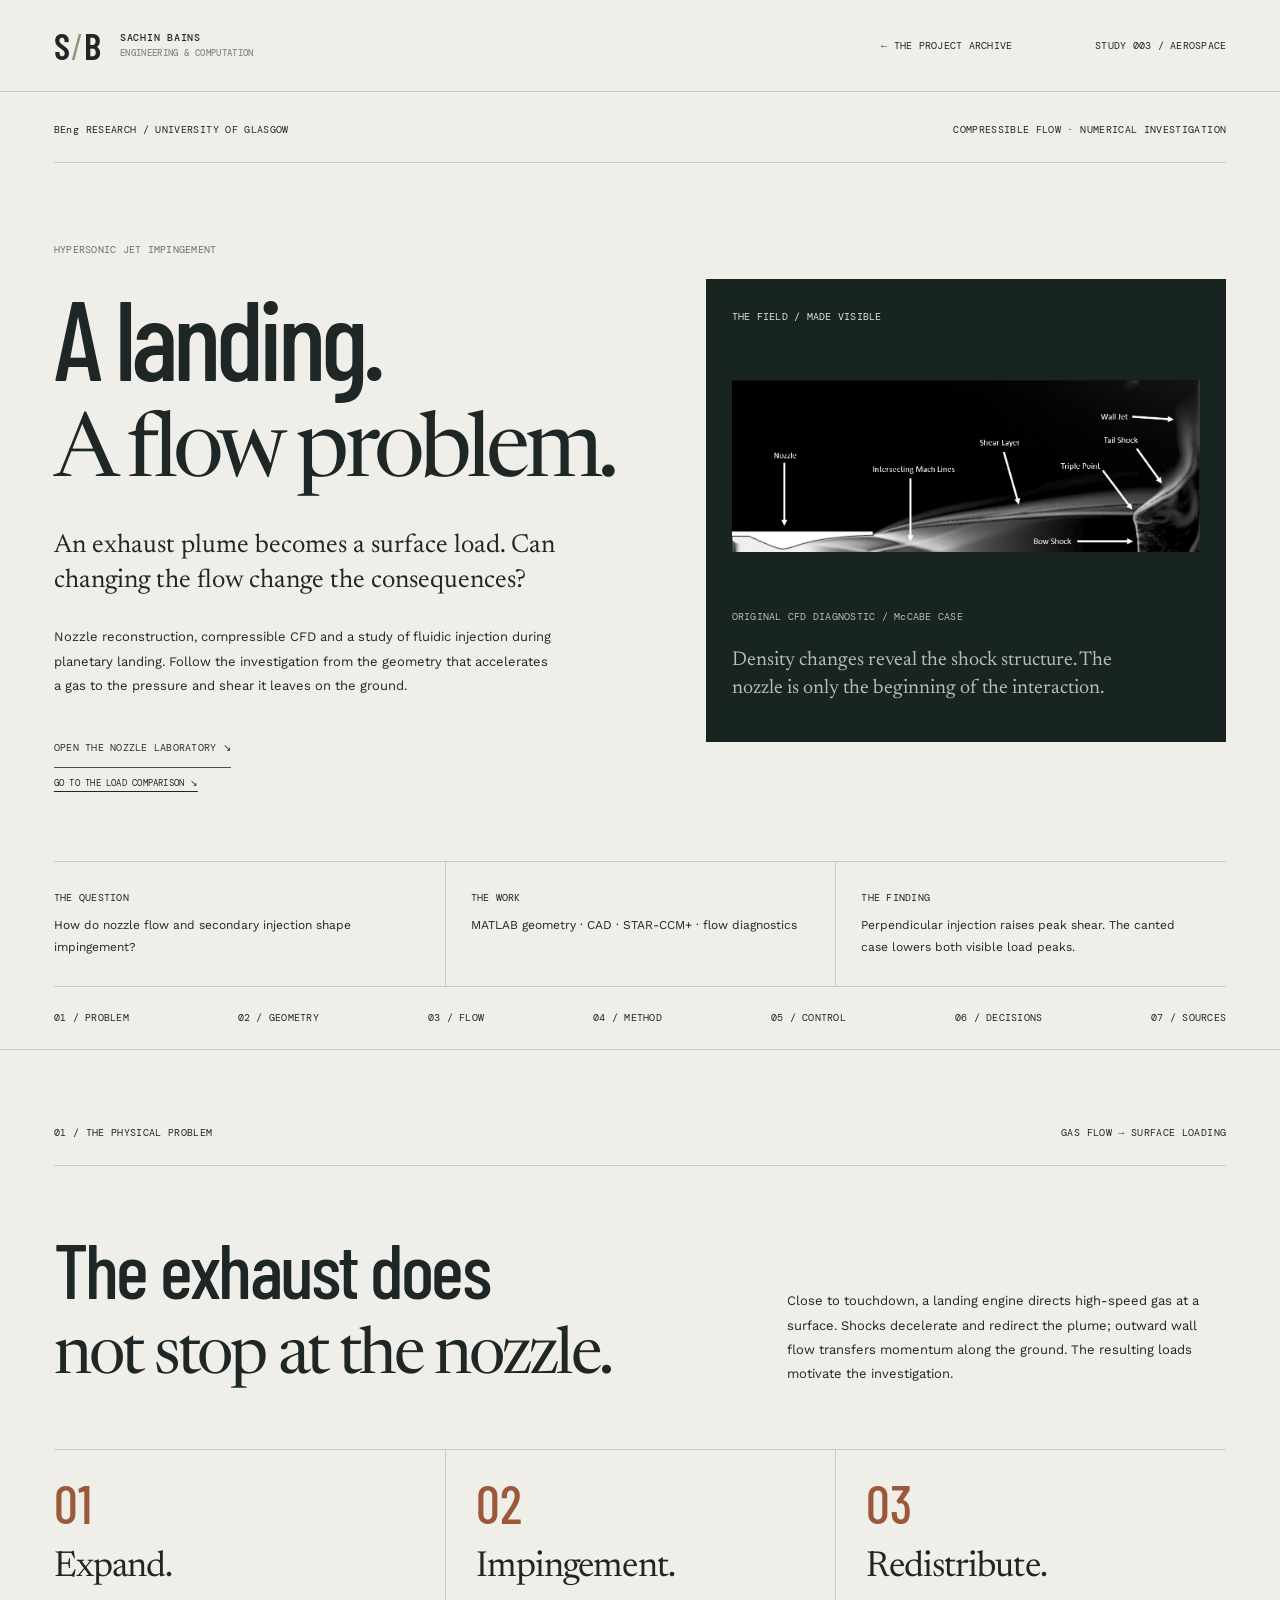
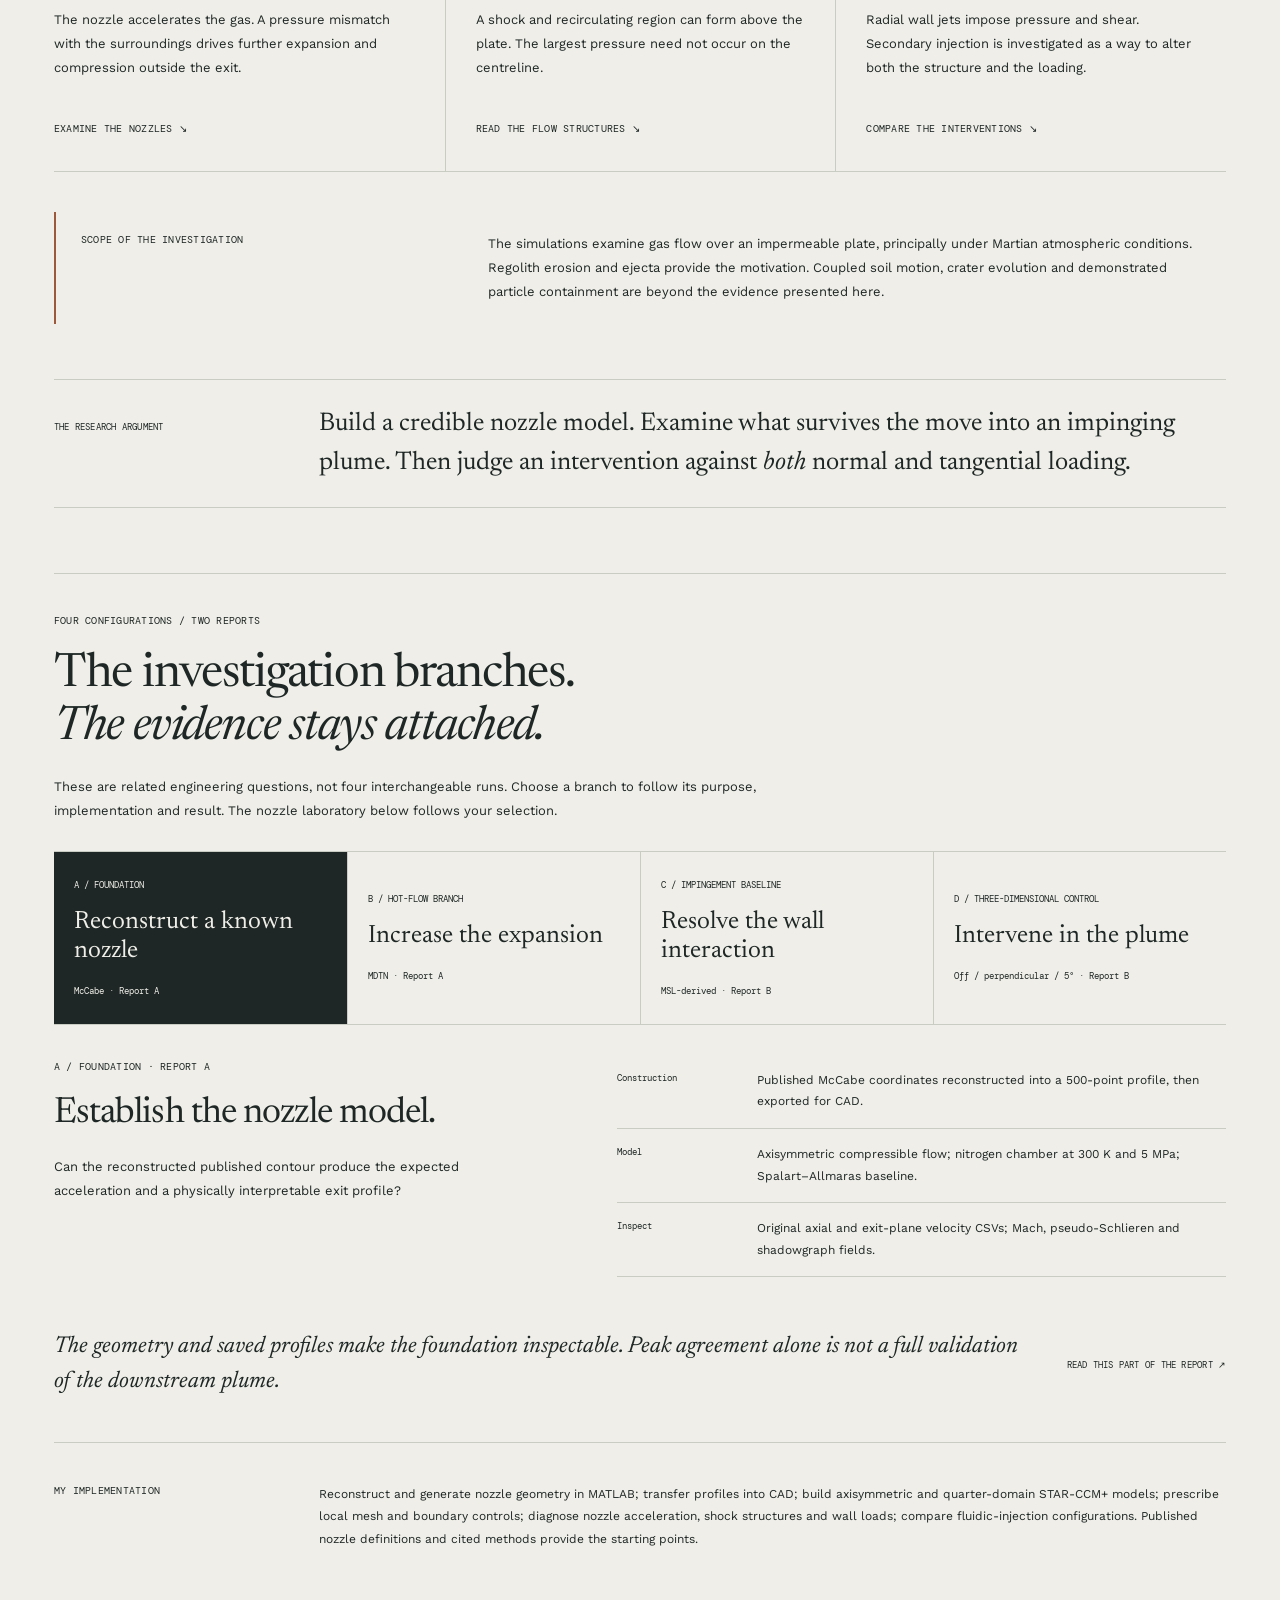
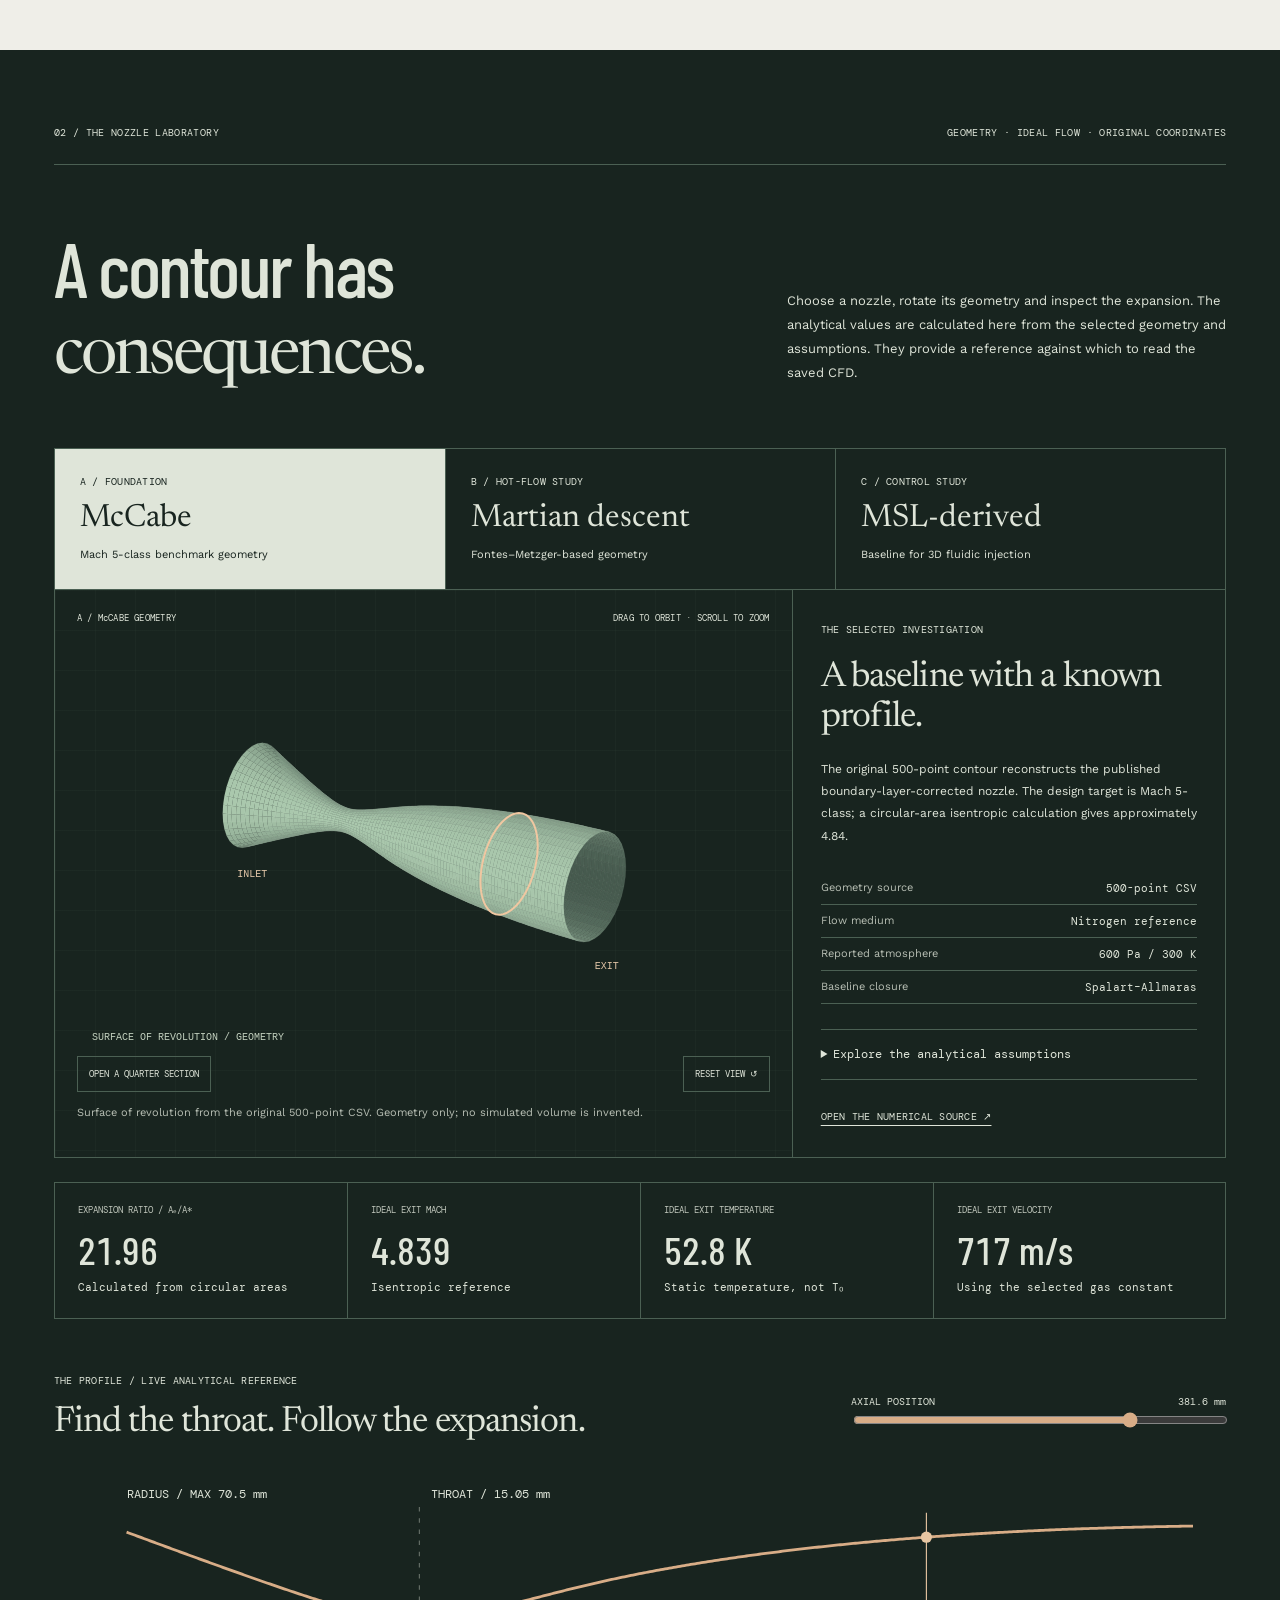
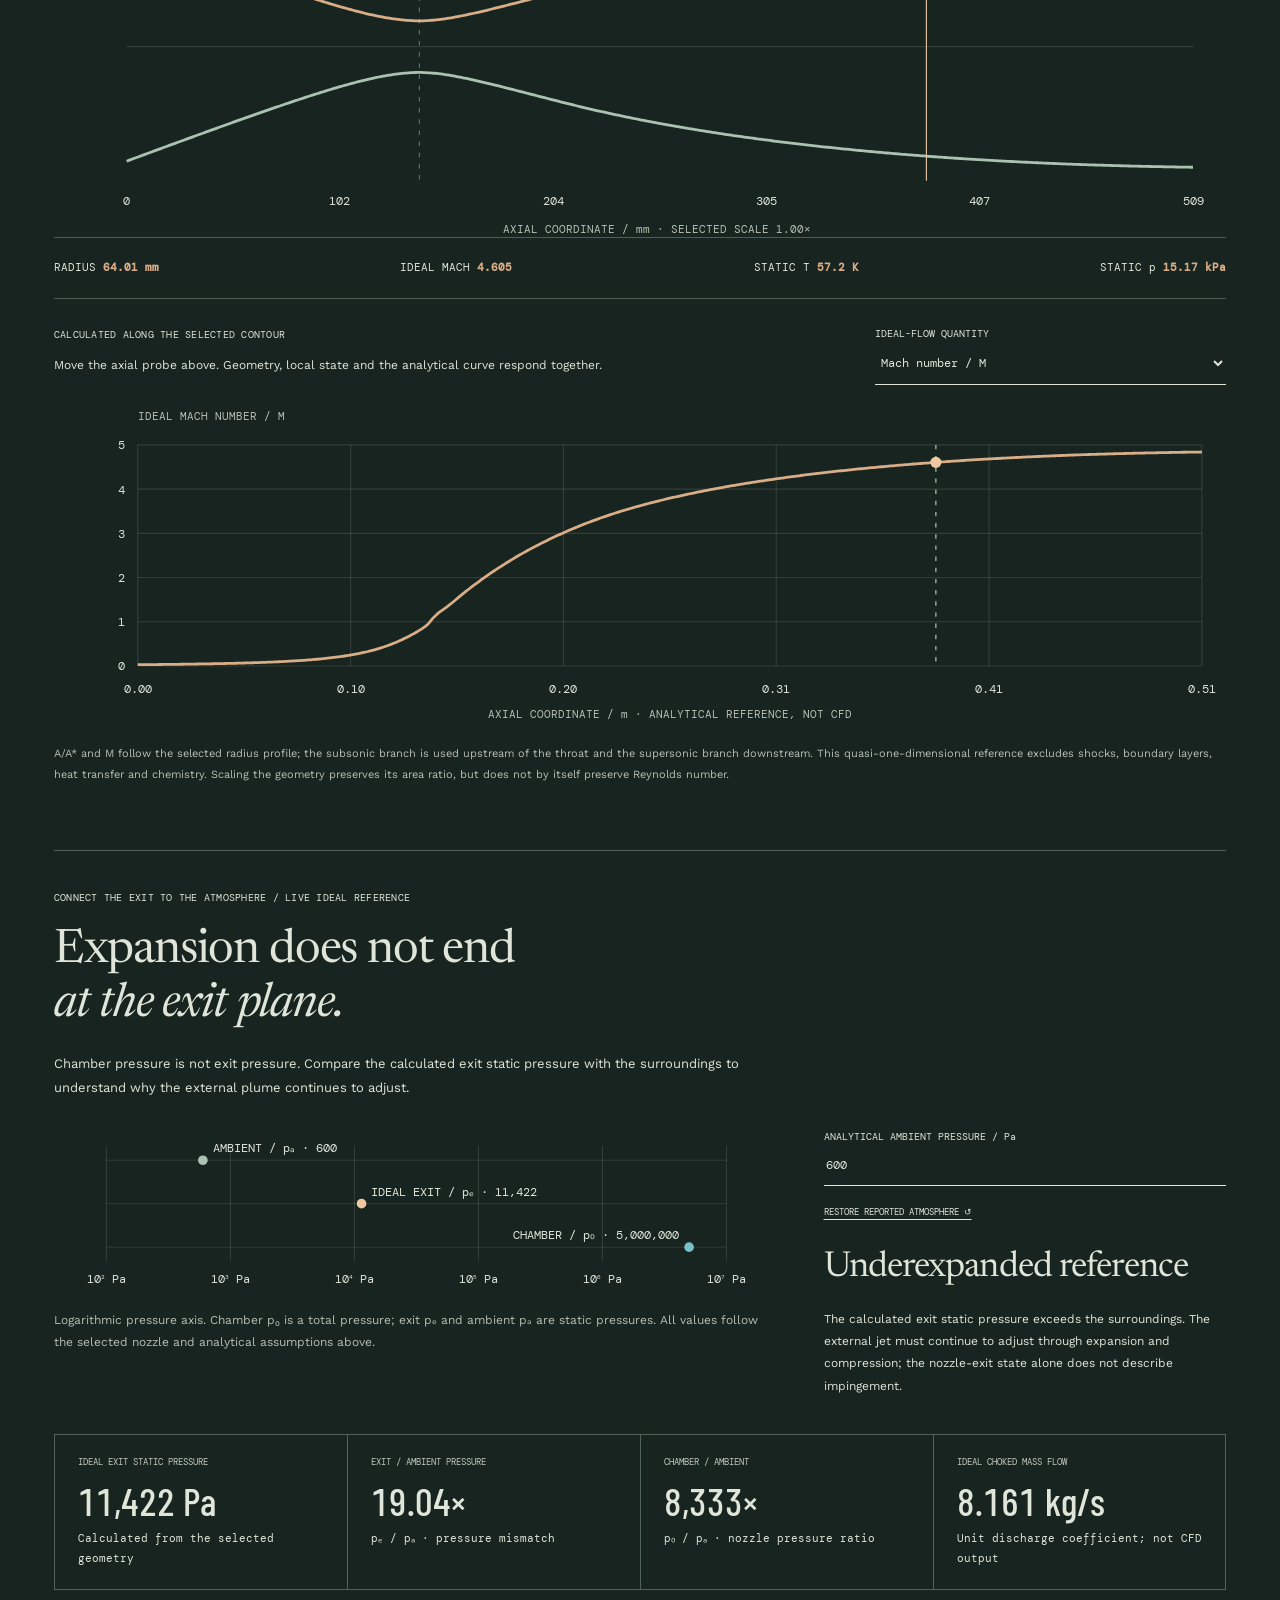
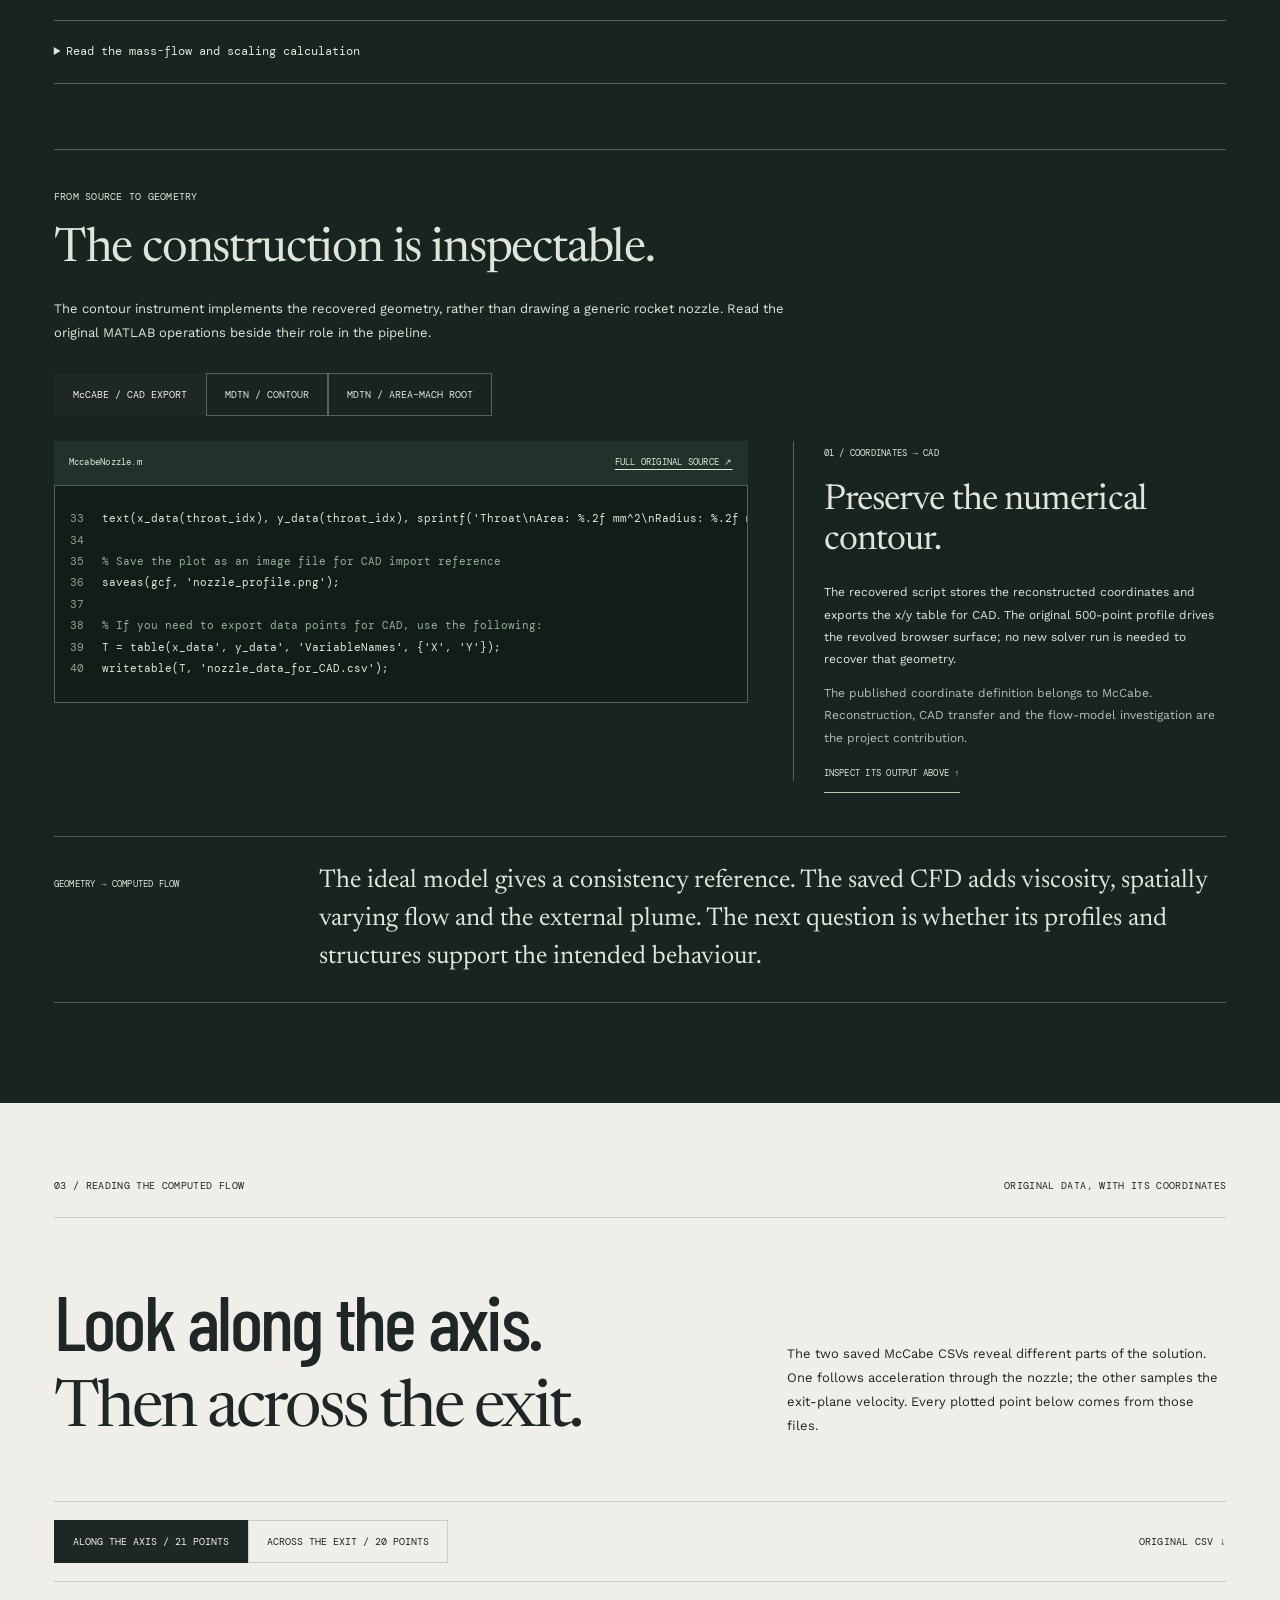
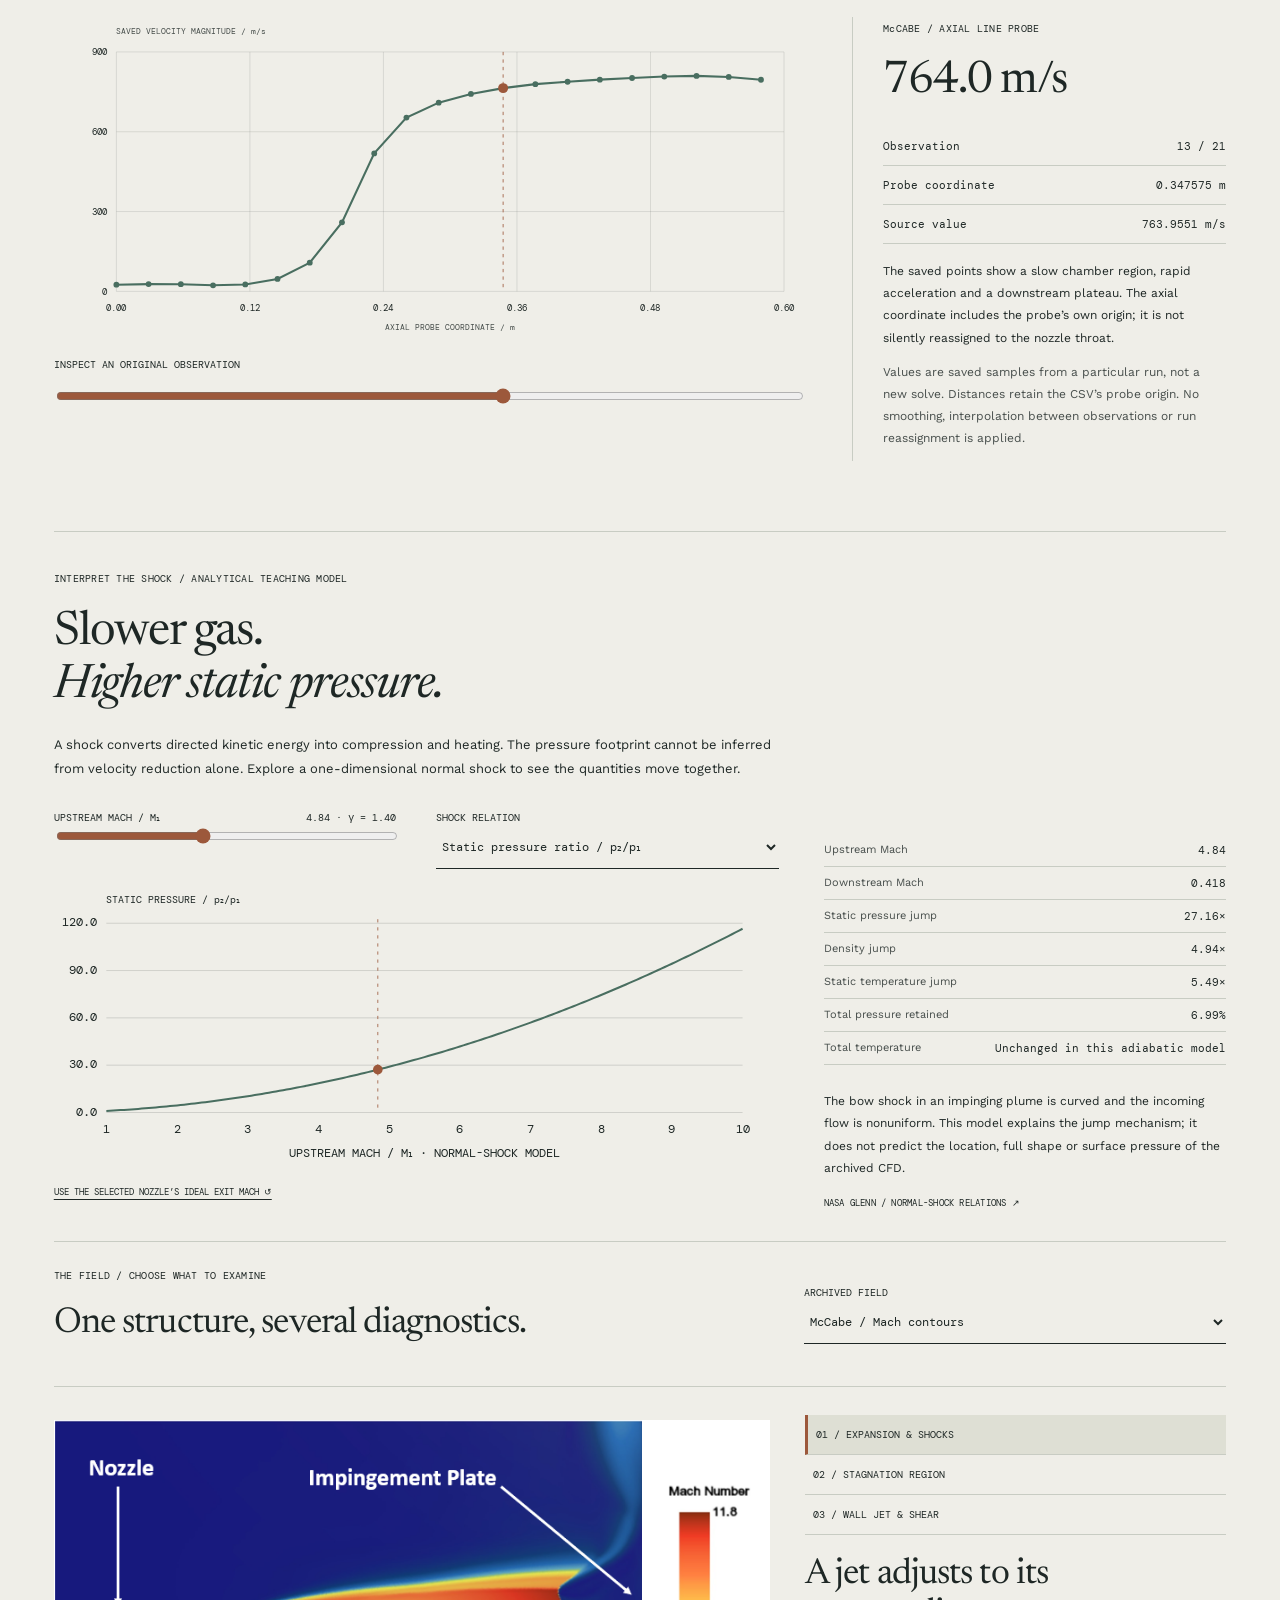
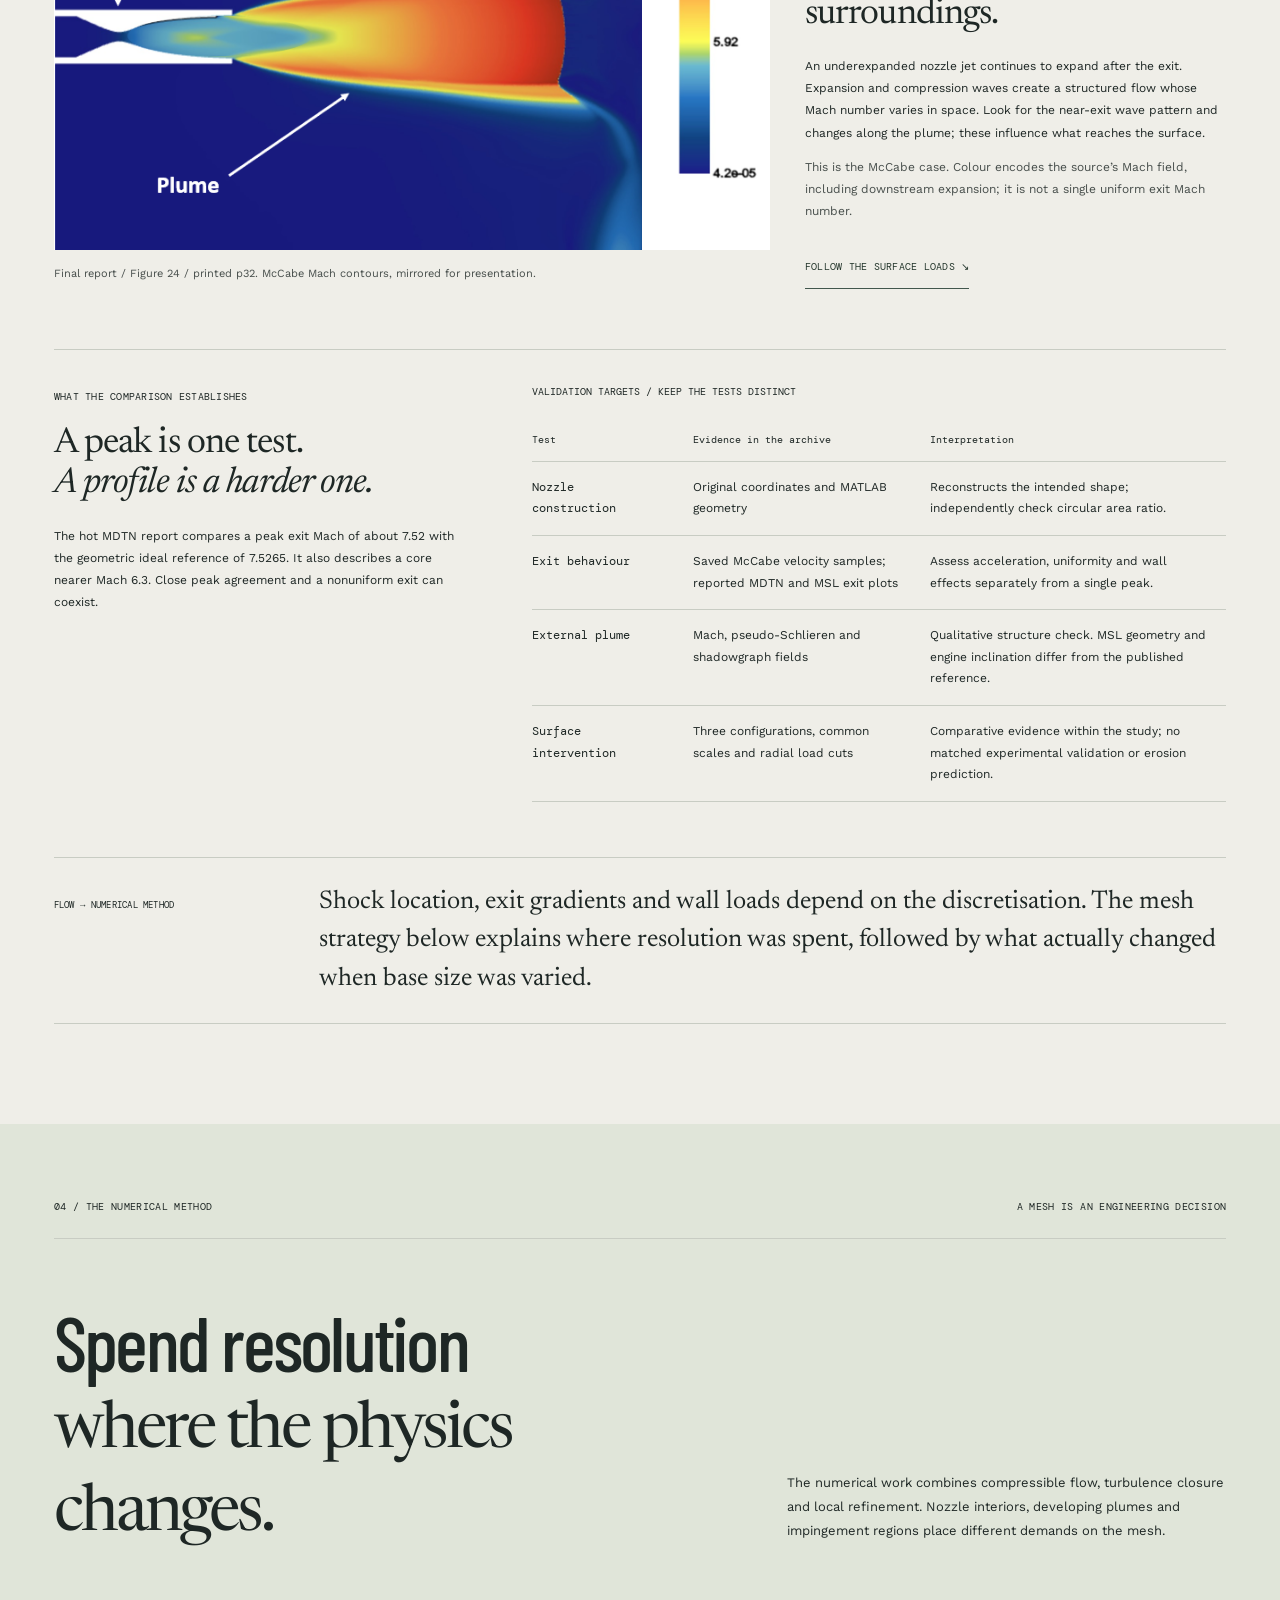
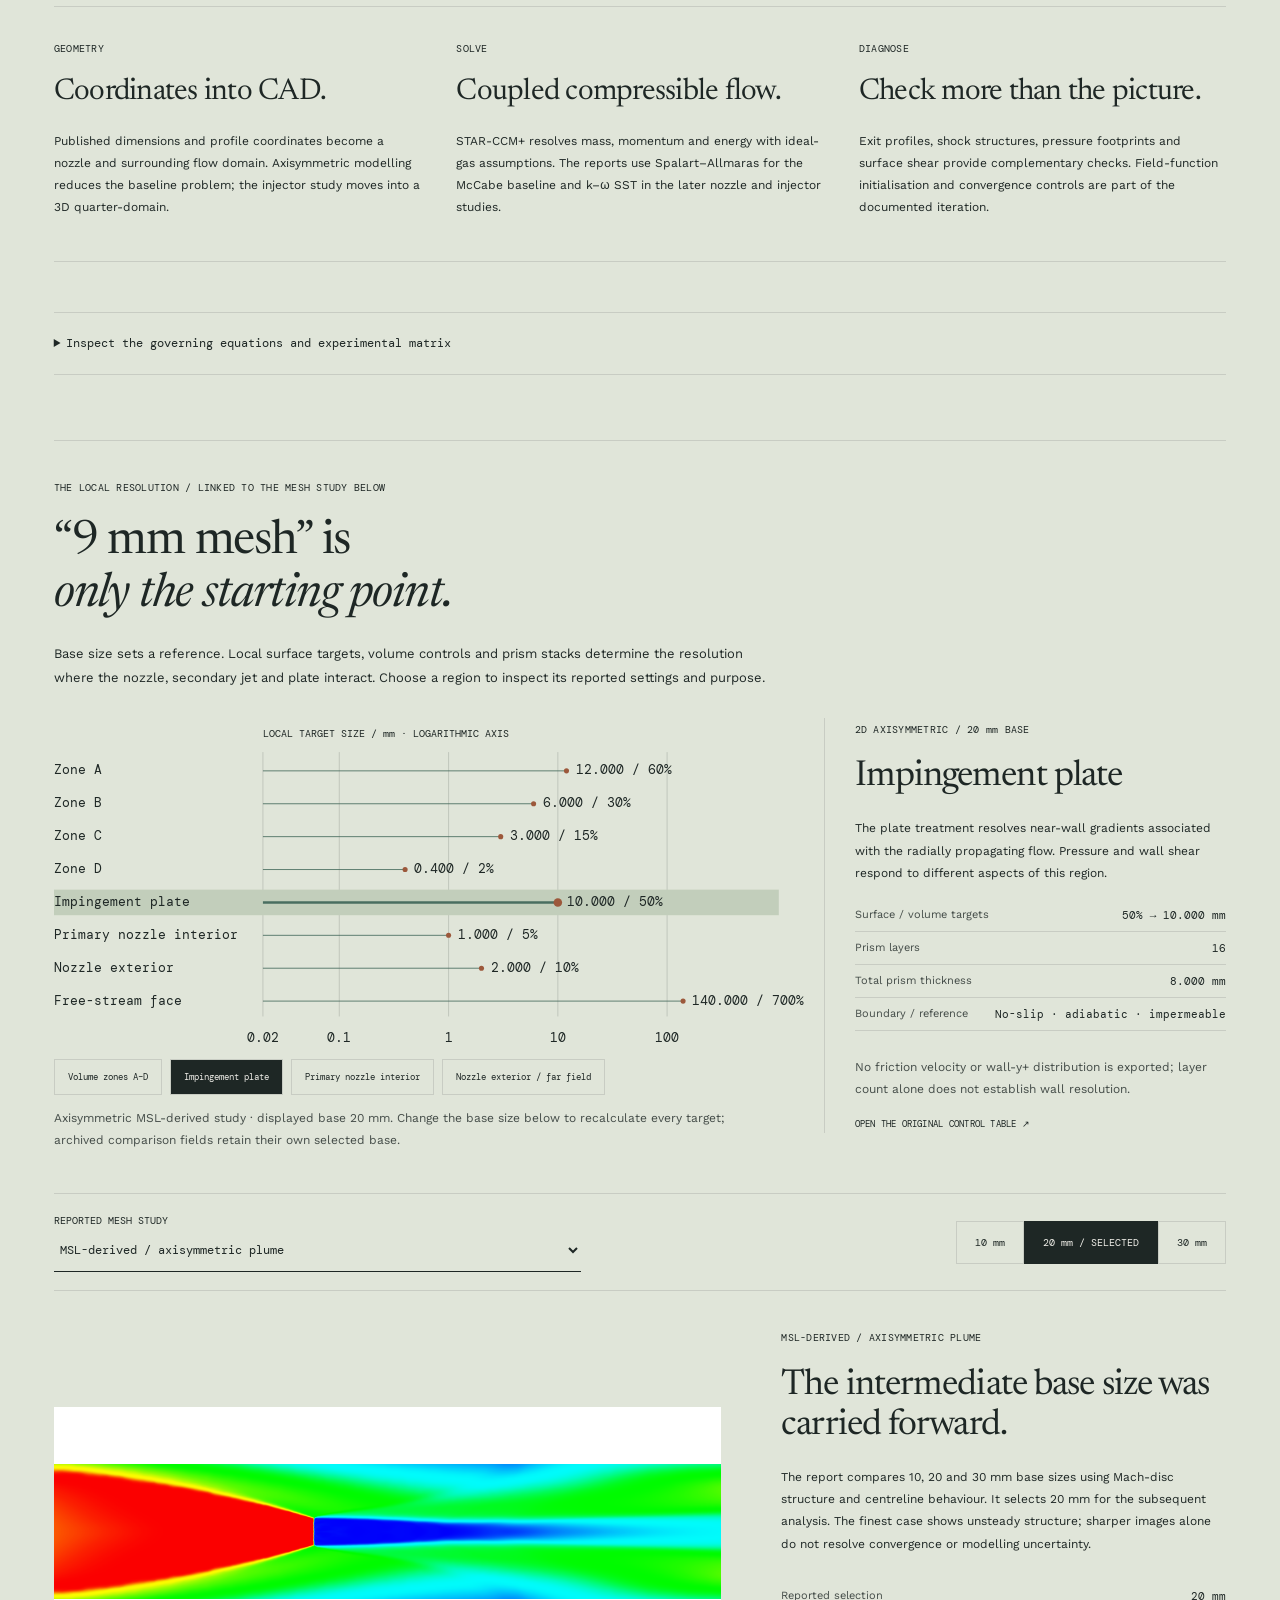
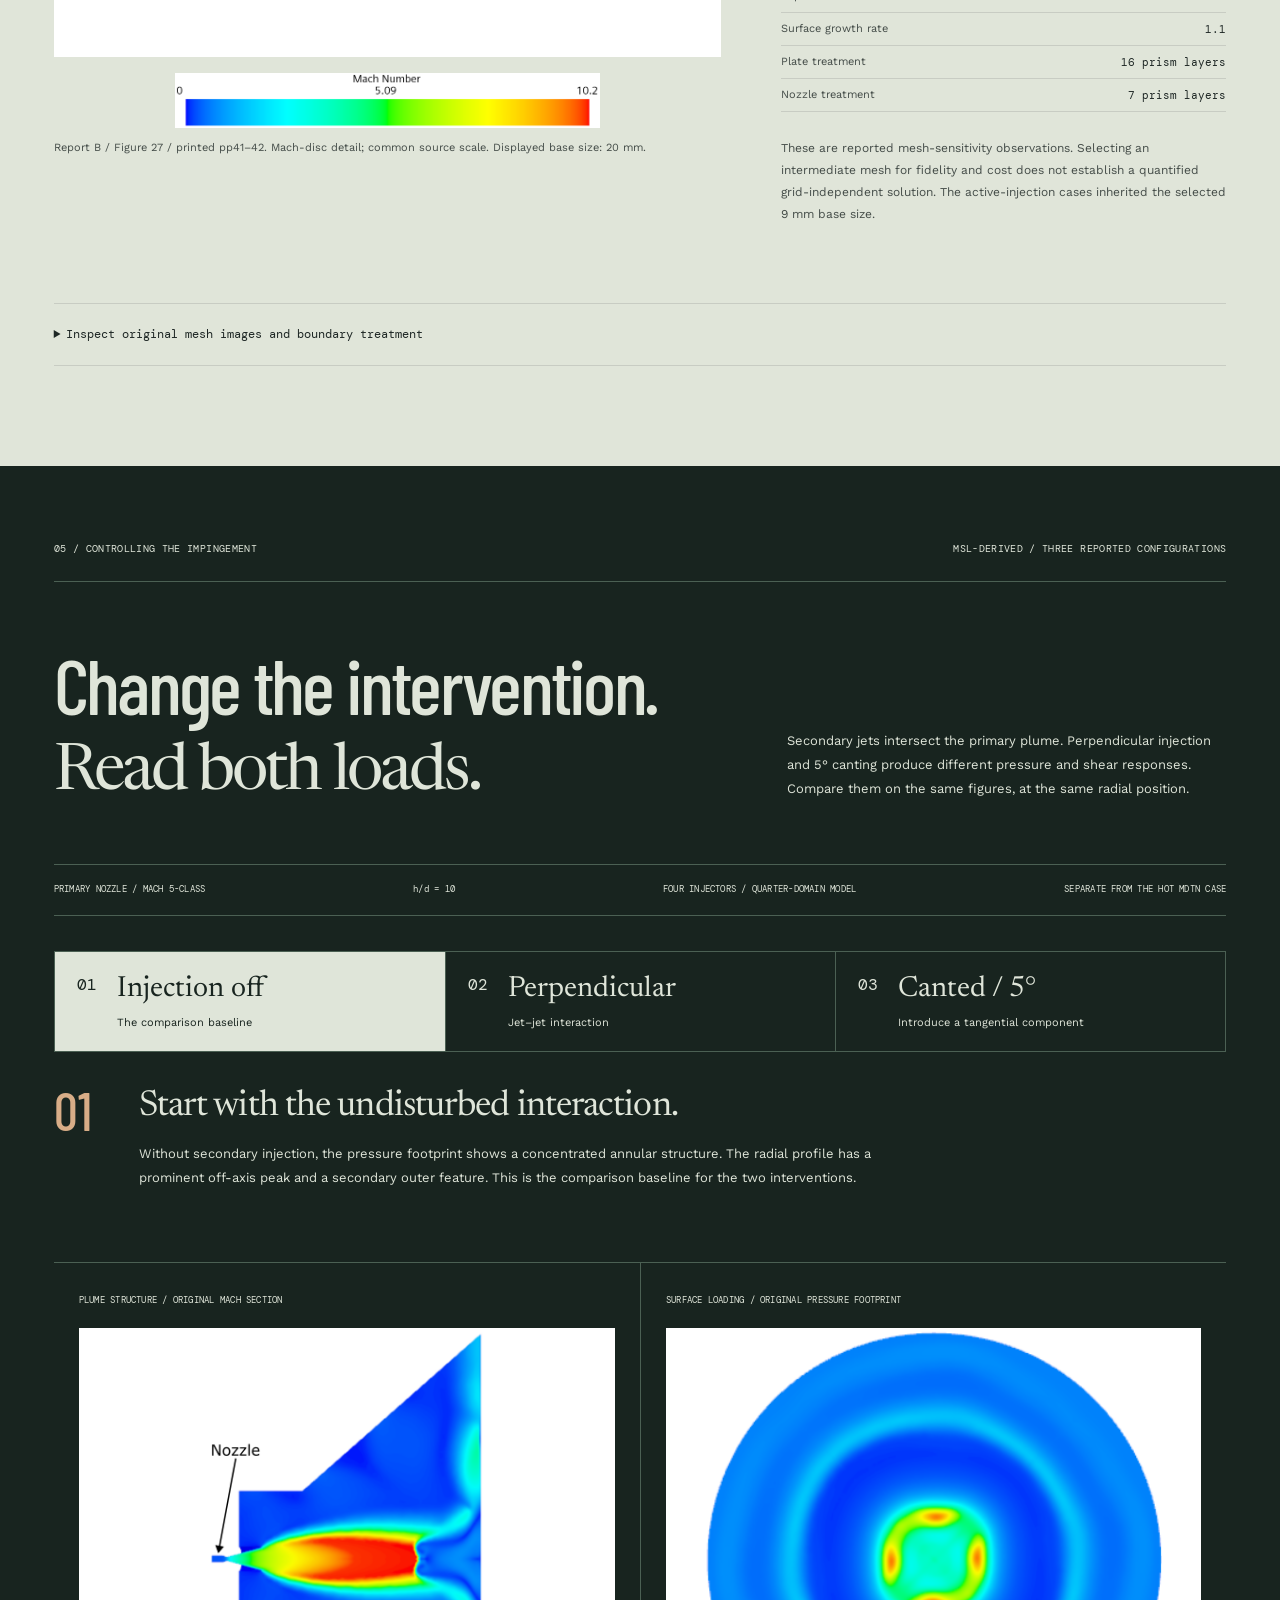
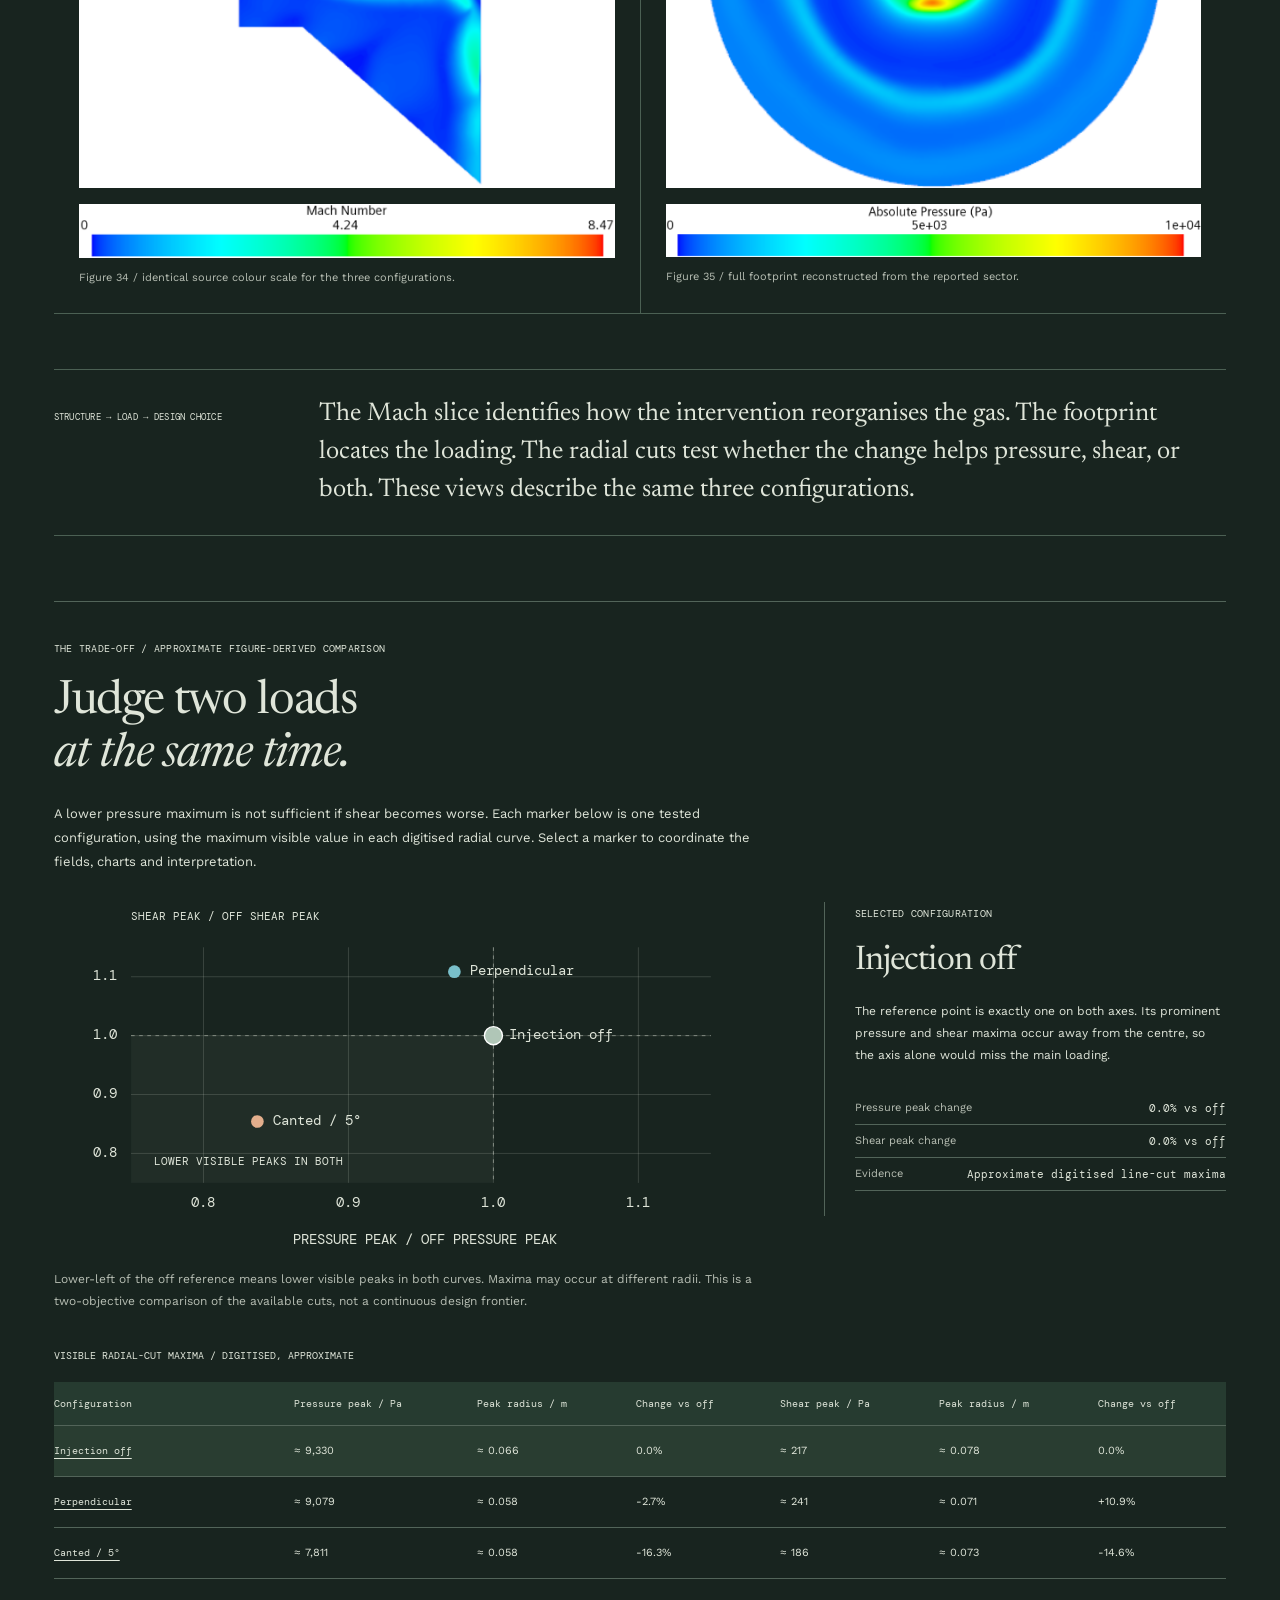
<file: hypersonic/index.html>
<!doctype html>
<html lang="en"><meta charset="utf-8"><meta name="viewport" content="width=device-width,initial-scale=1">
<title>Sachin Bains — Opening project</title><link rel="canonical" href="https://sachin-bains.github.io/hypersonic.html">
<script>location.replace('../hypersonic.html'+location.search+location.hash);</script>
<p><a href="../hypersonic.html">Open the project</a></p></html>
</file>
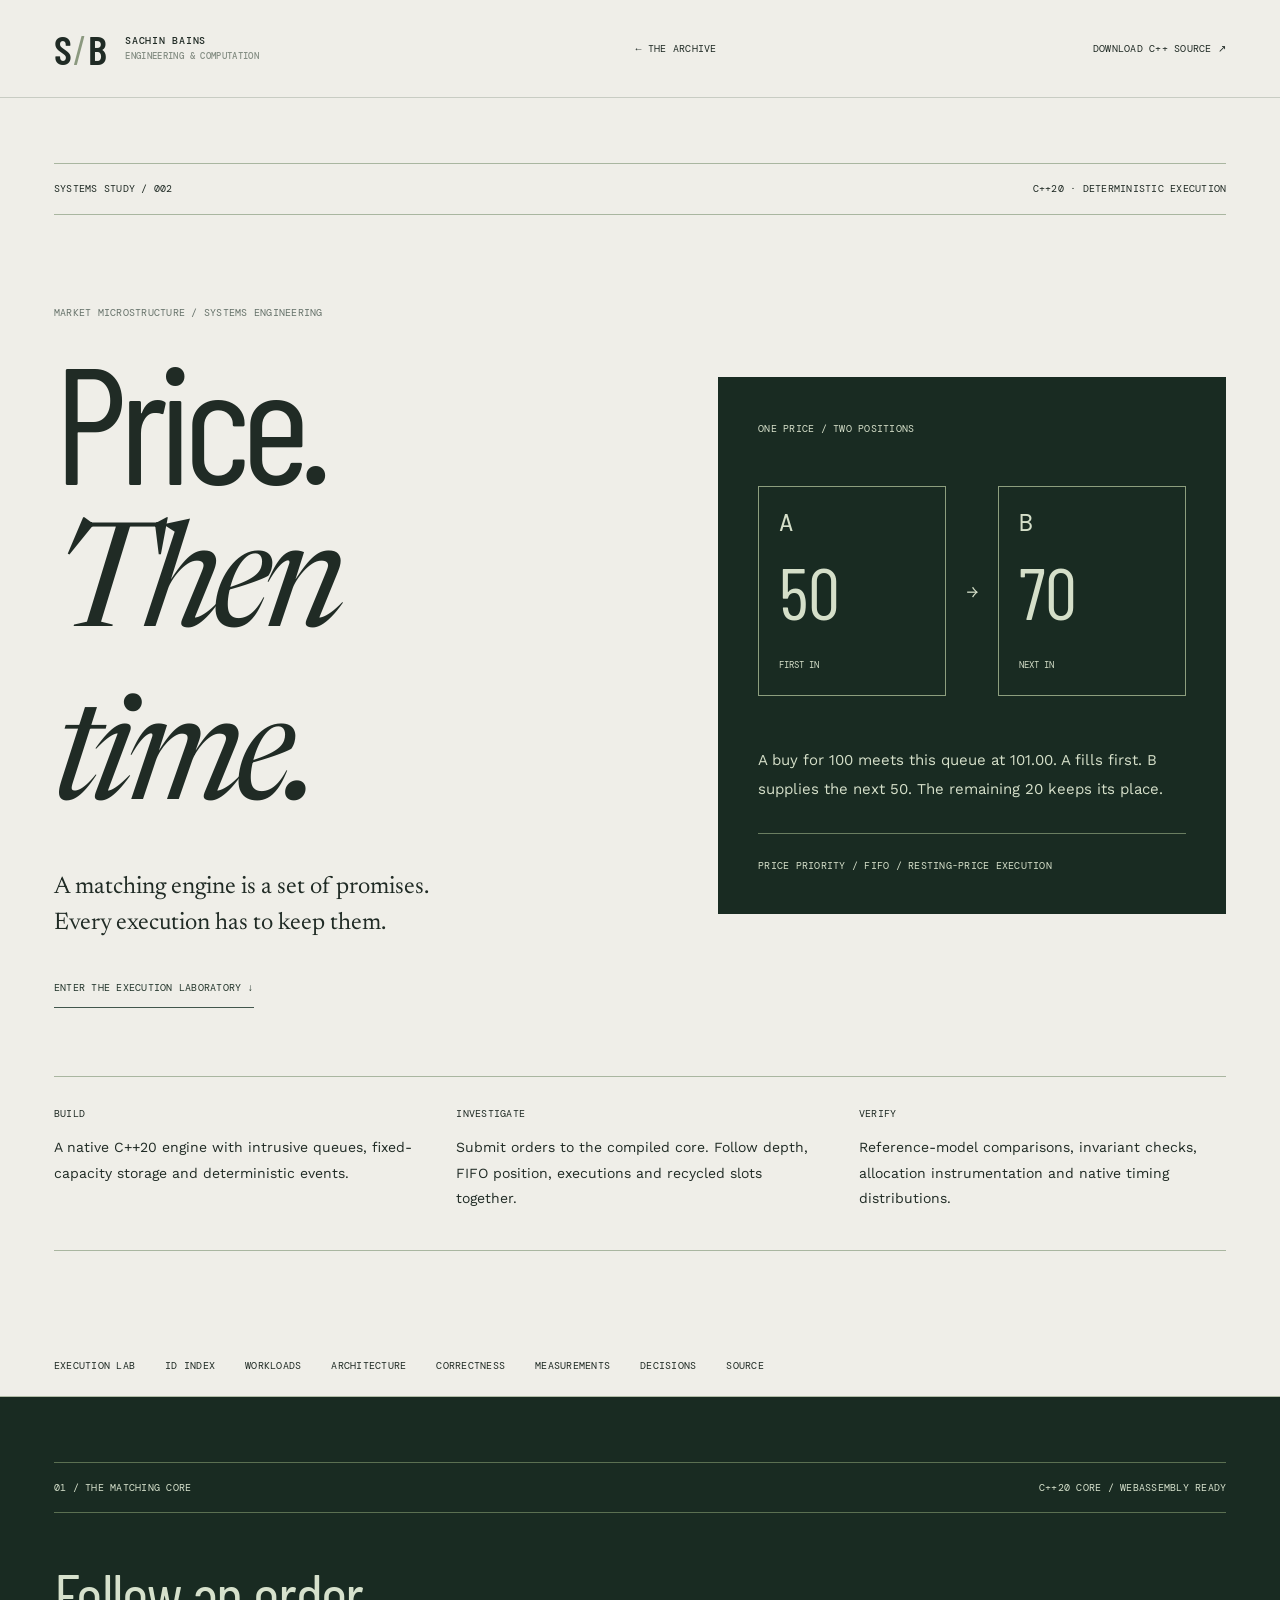
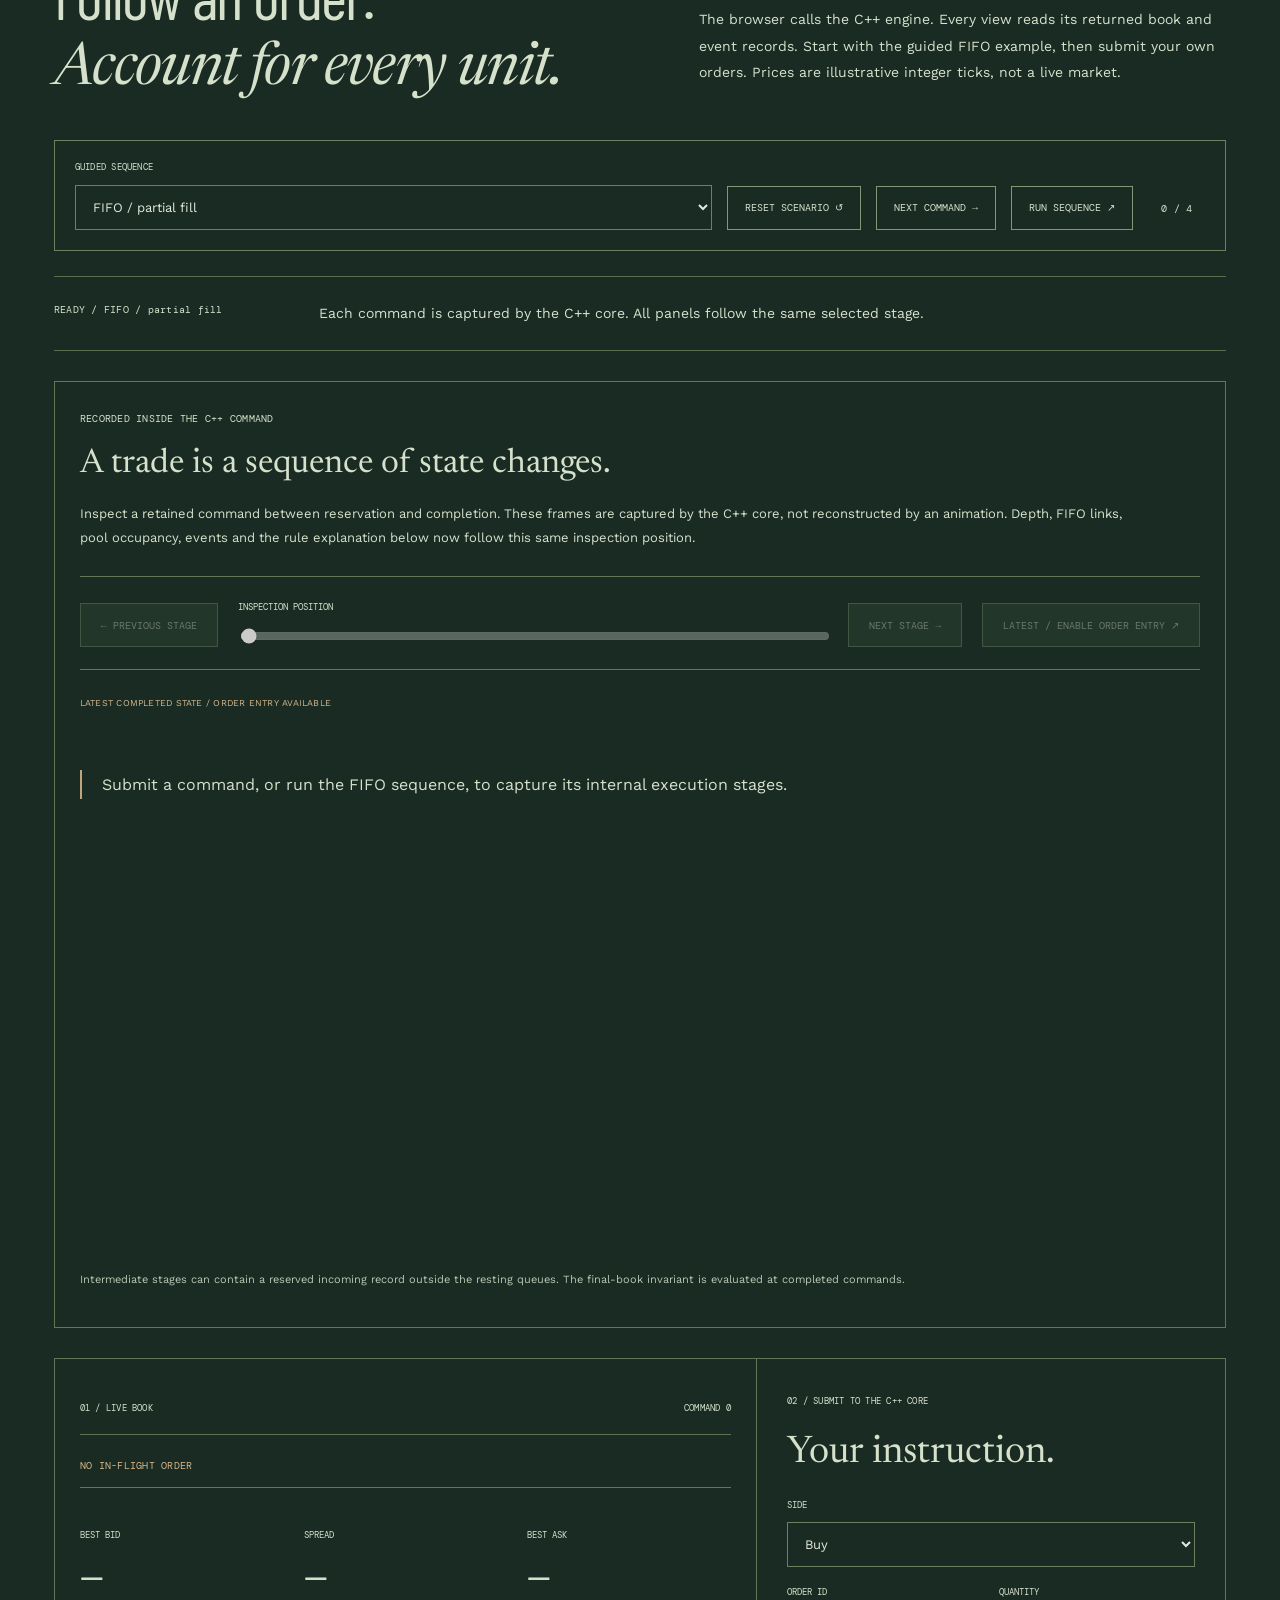
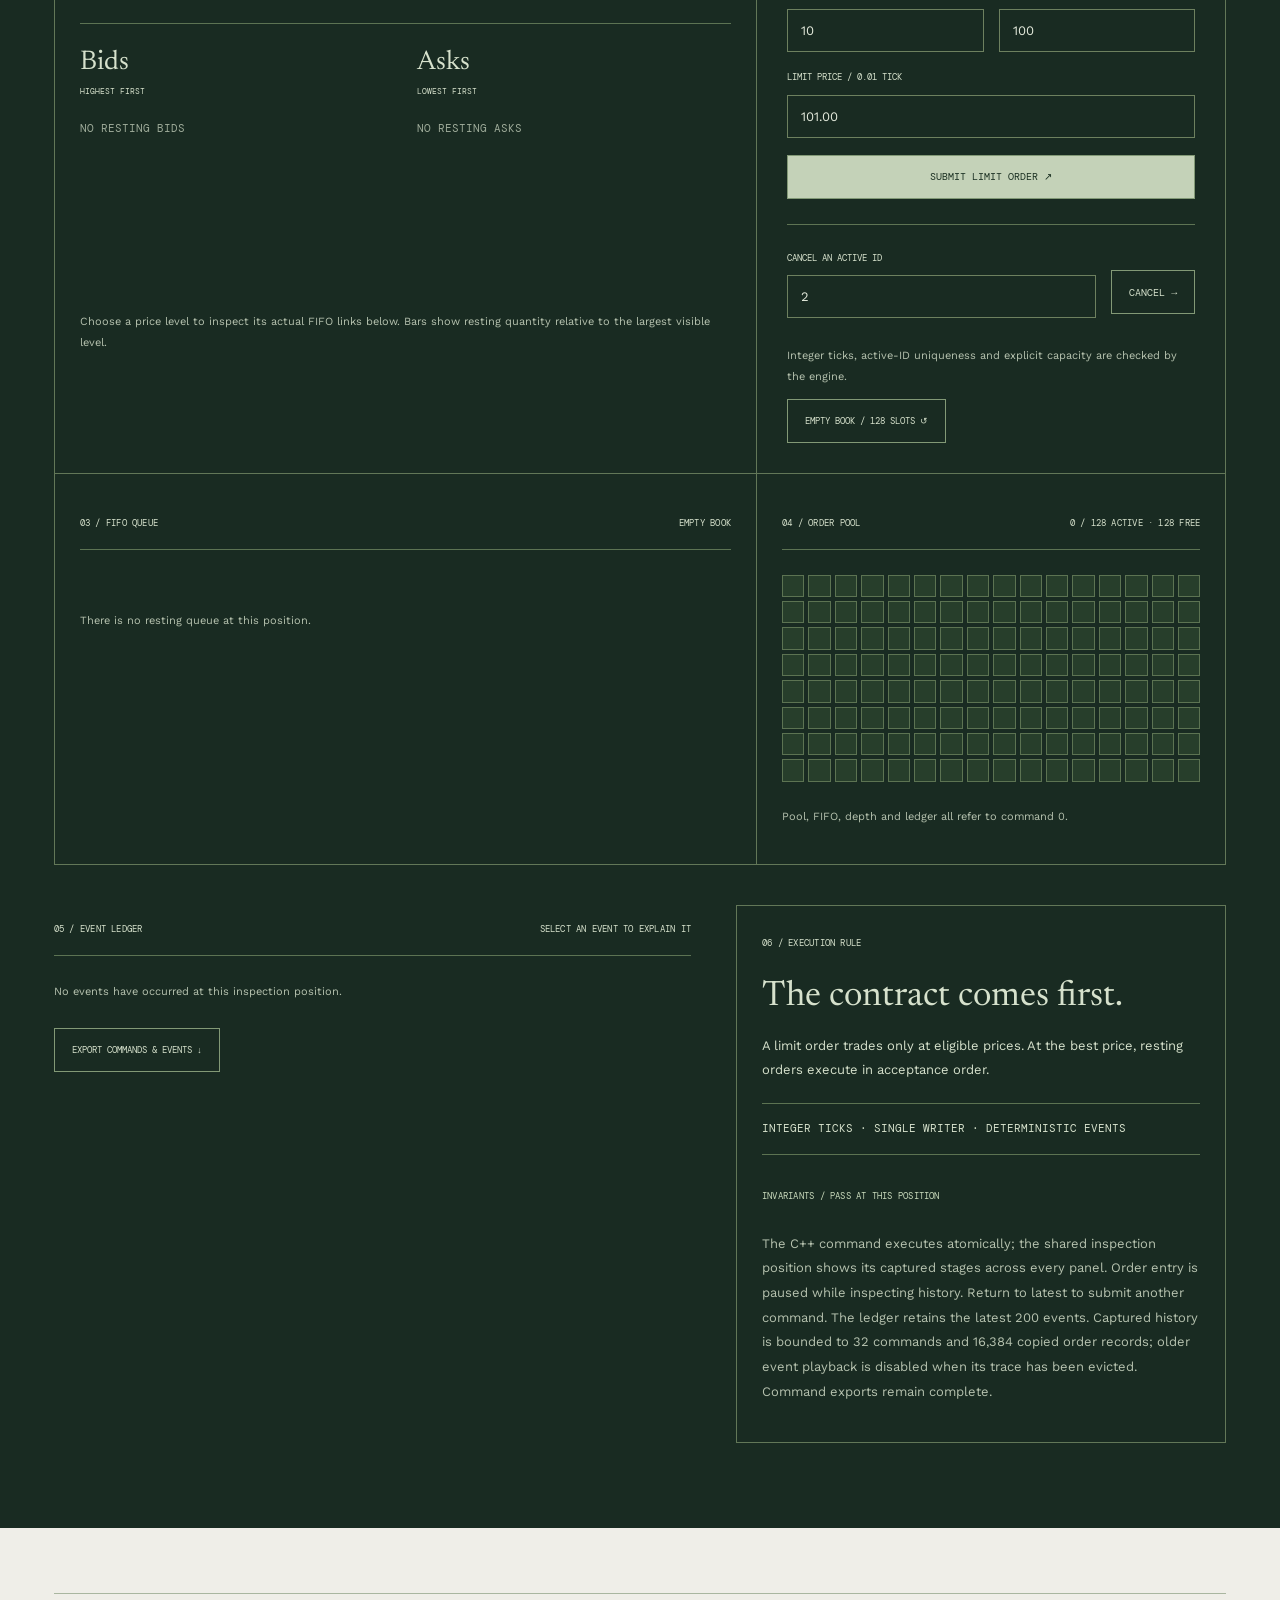
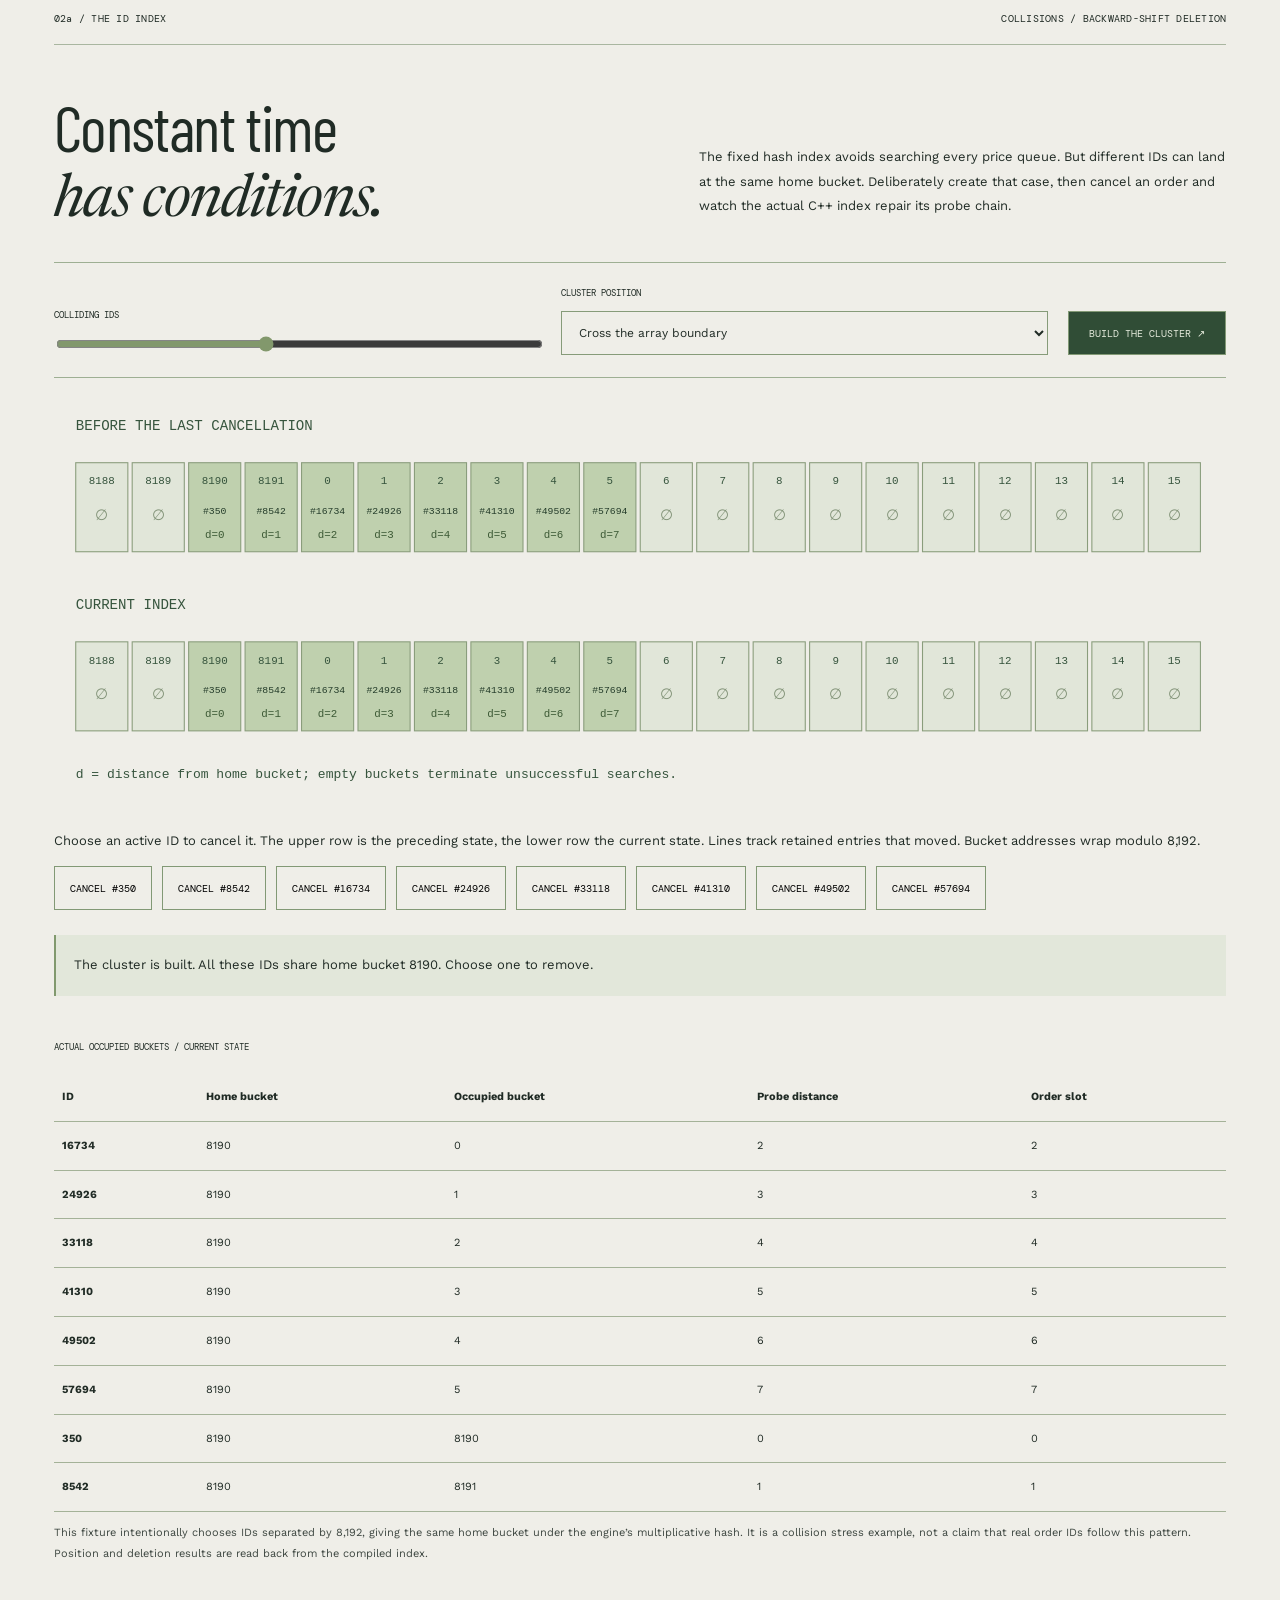
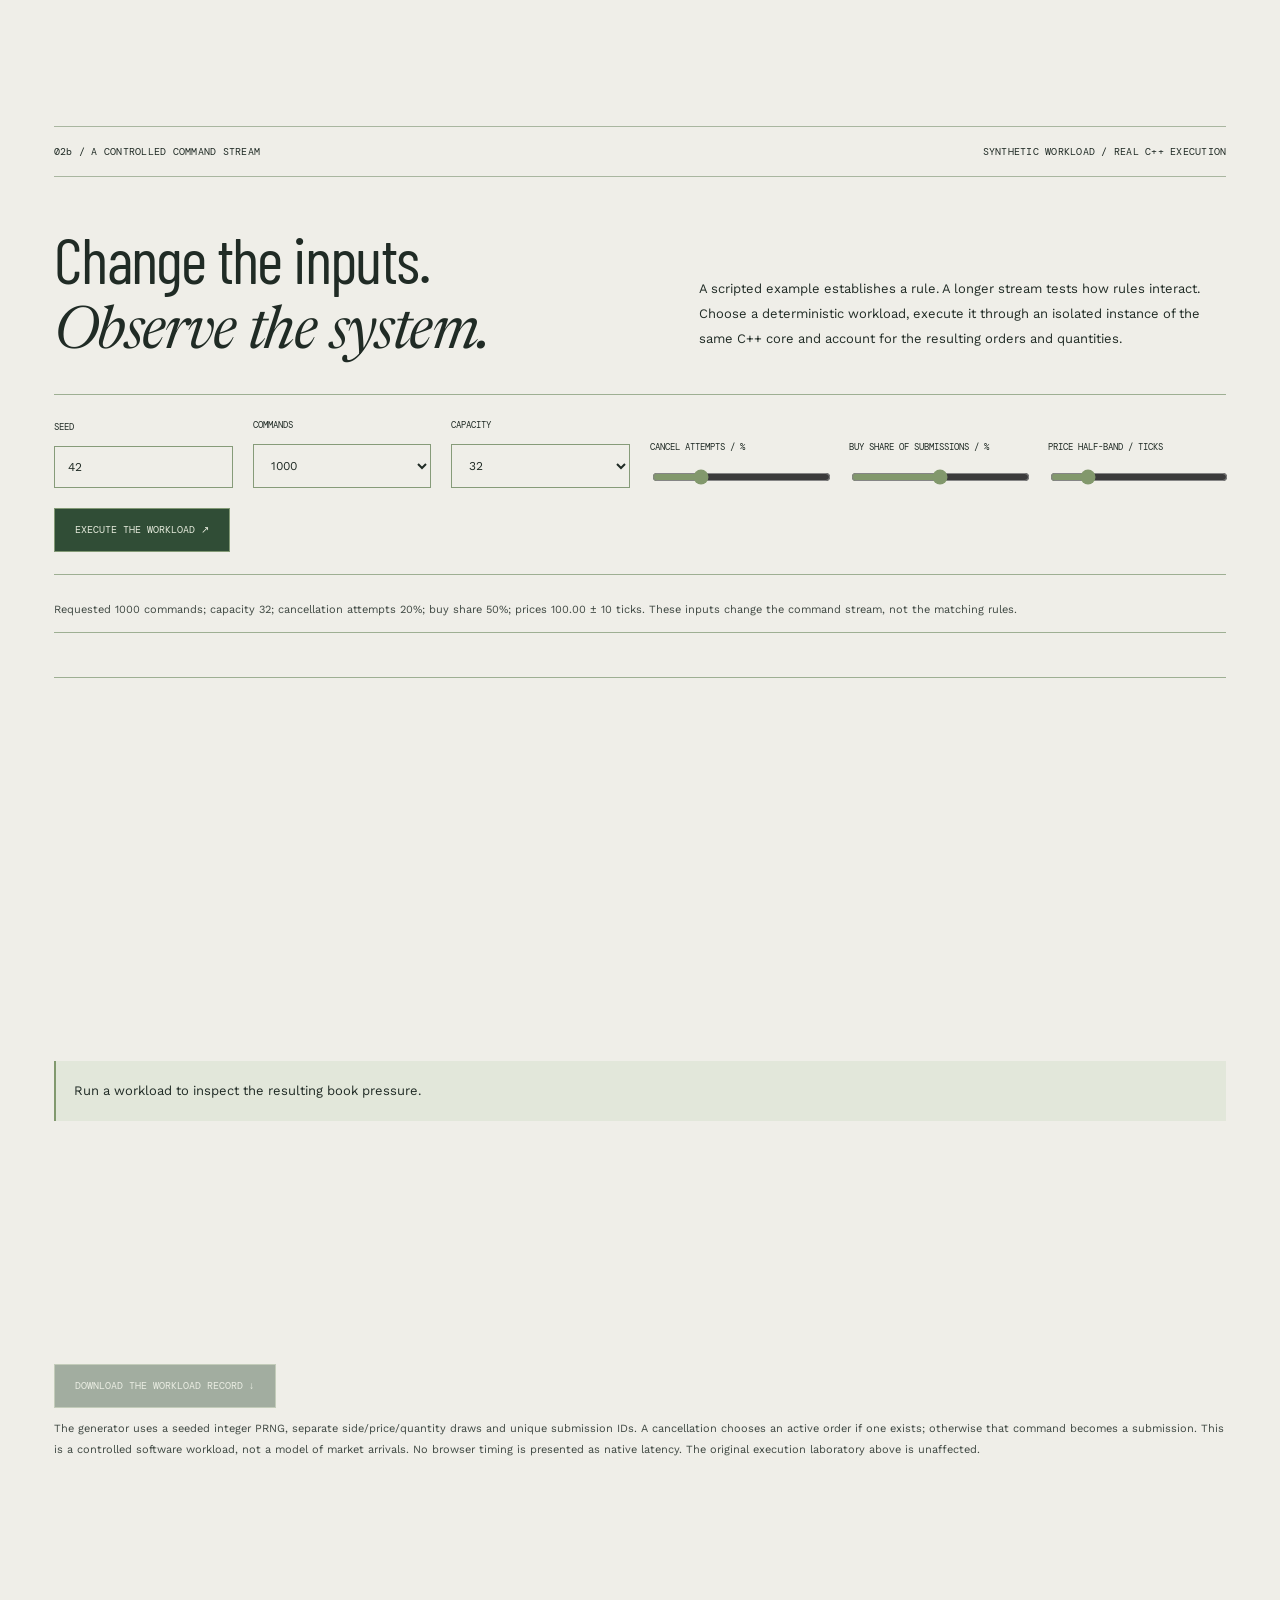
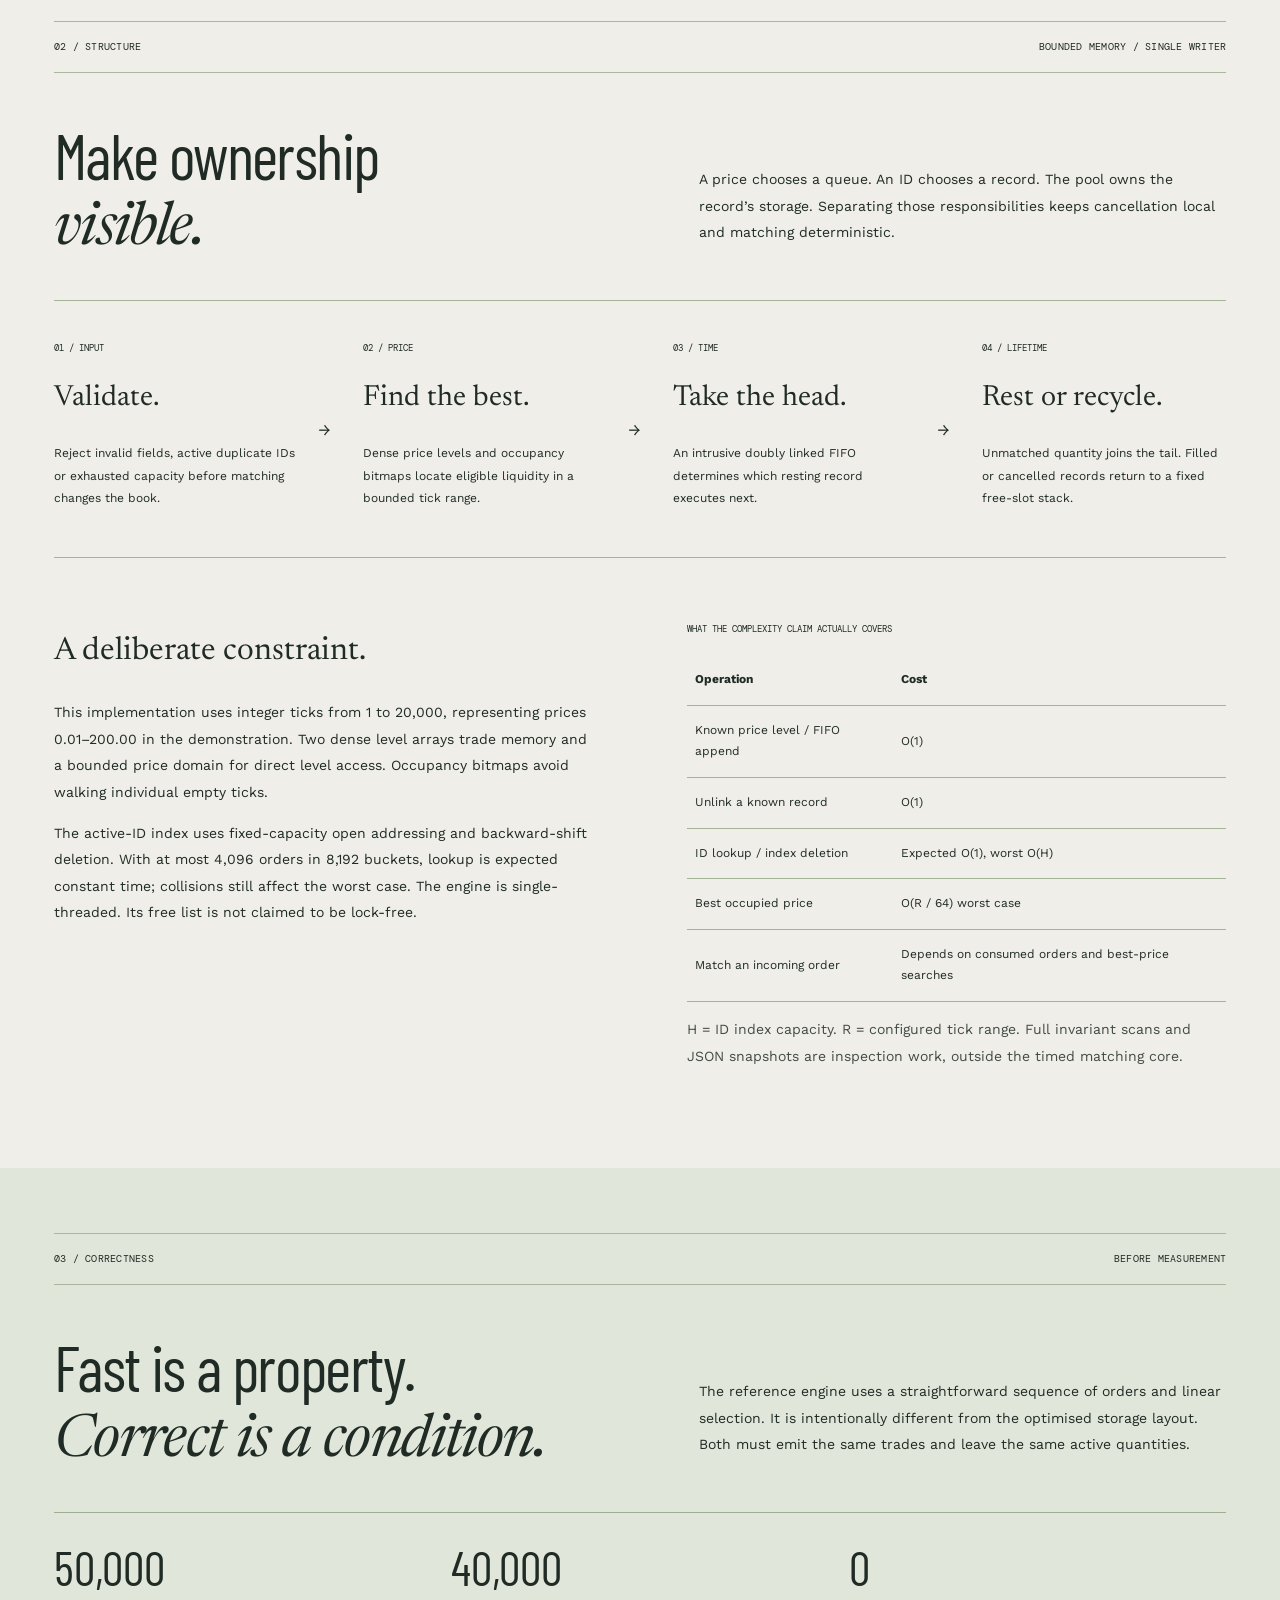
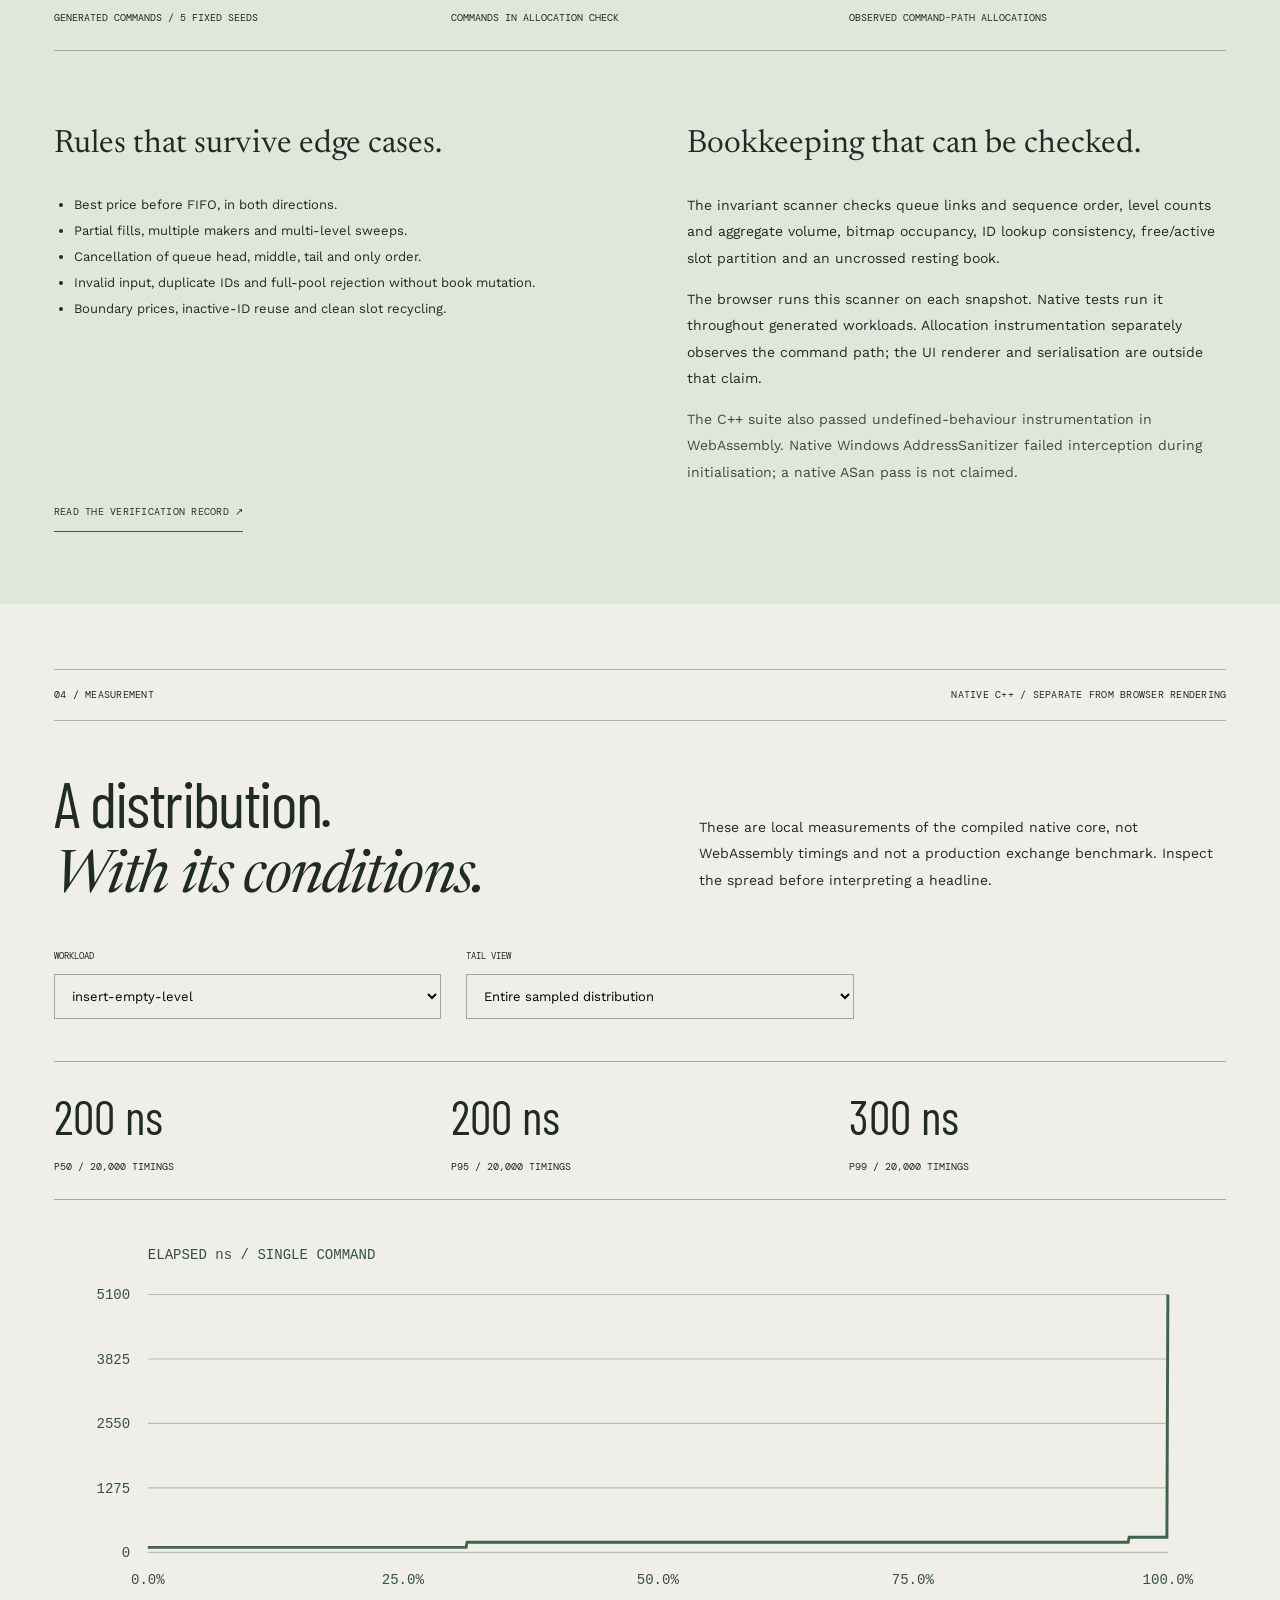
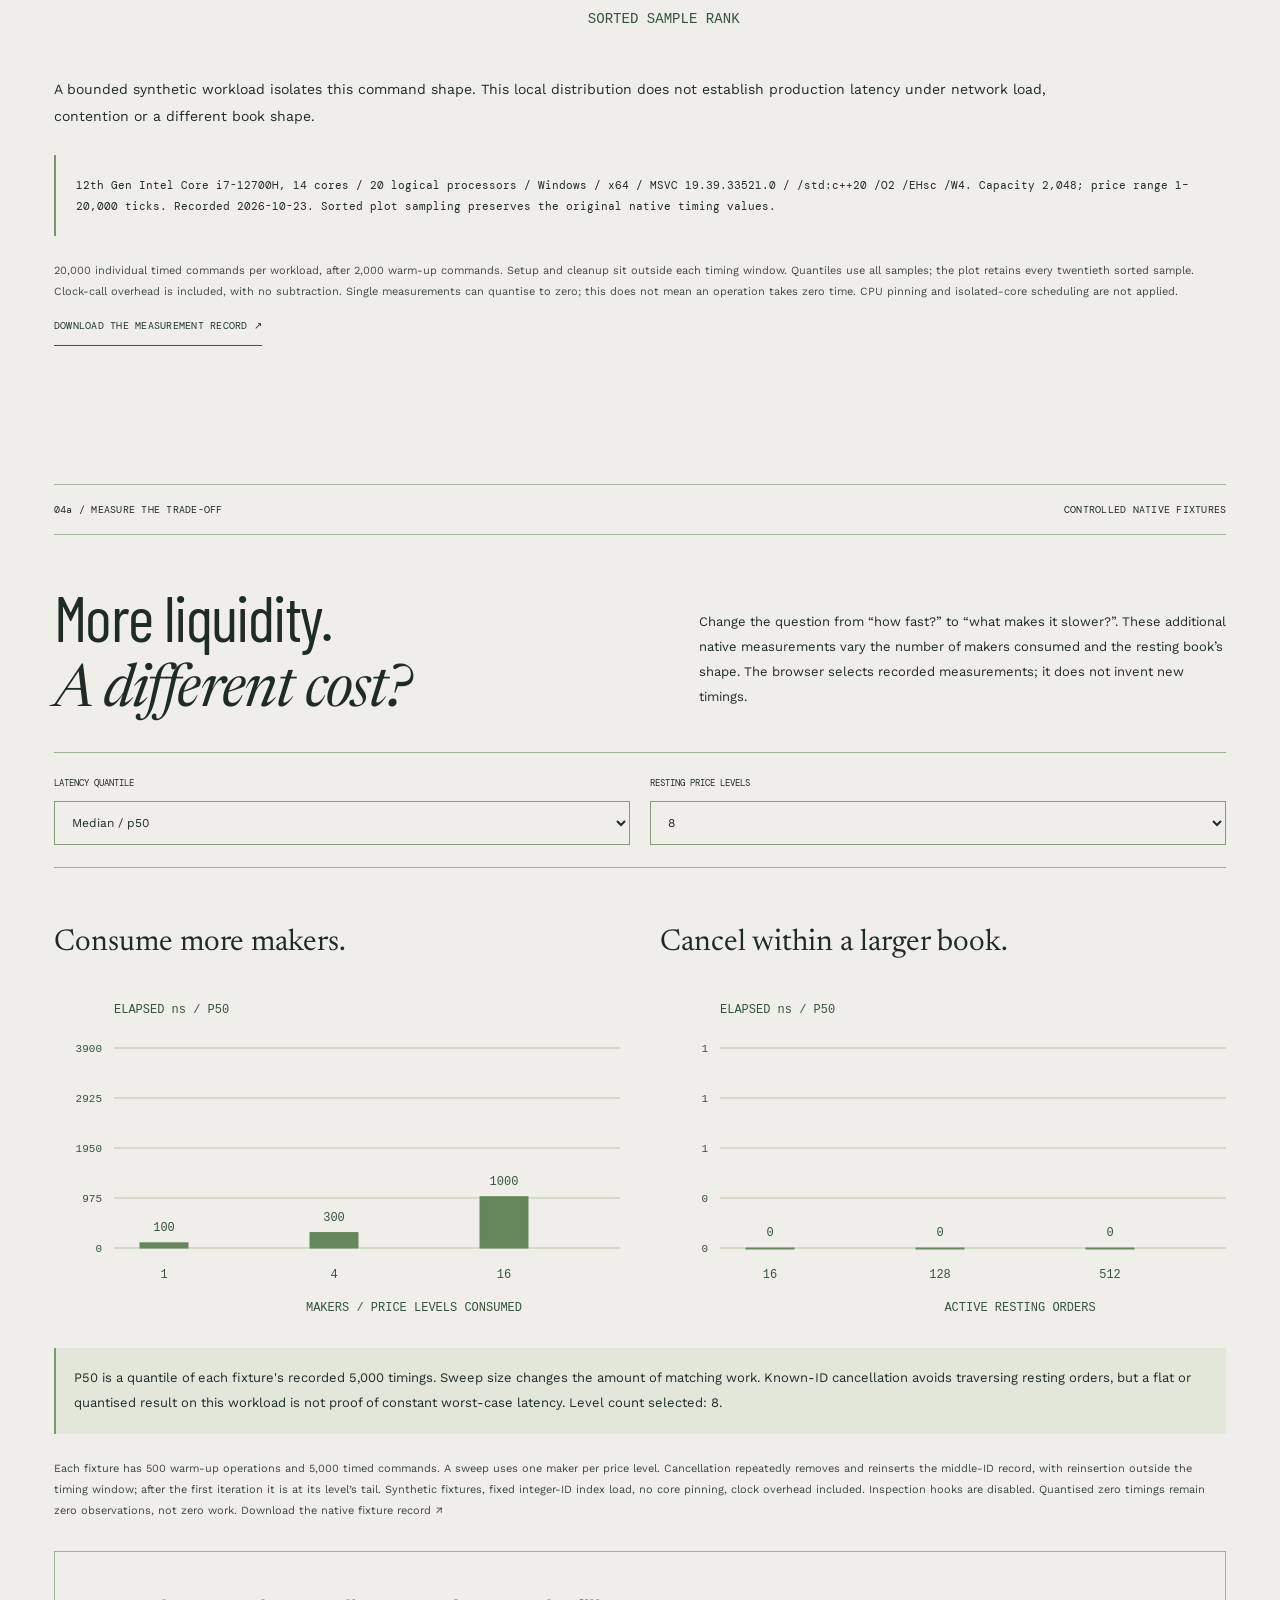
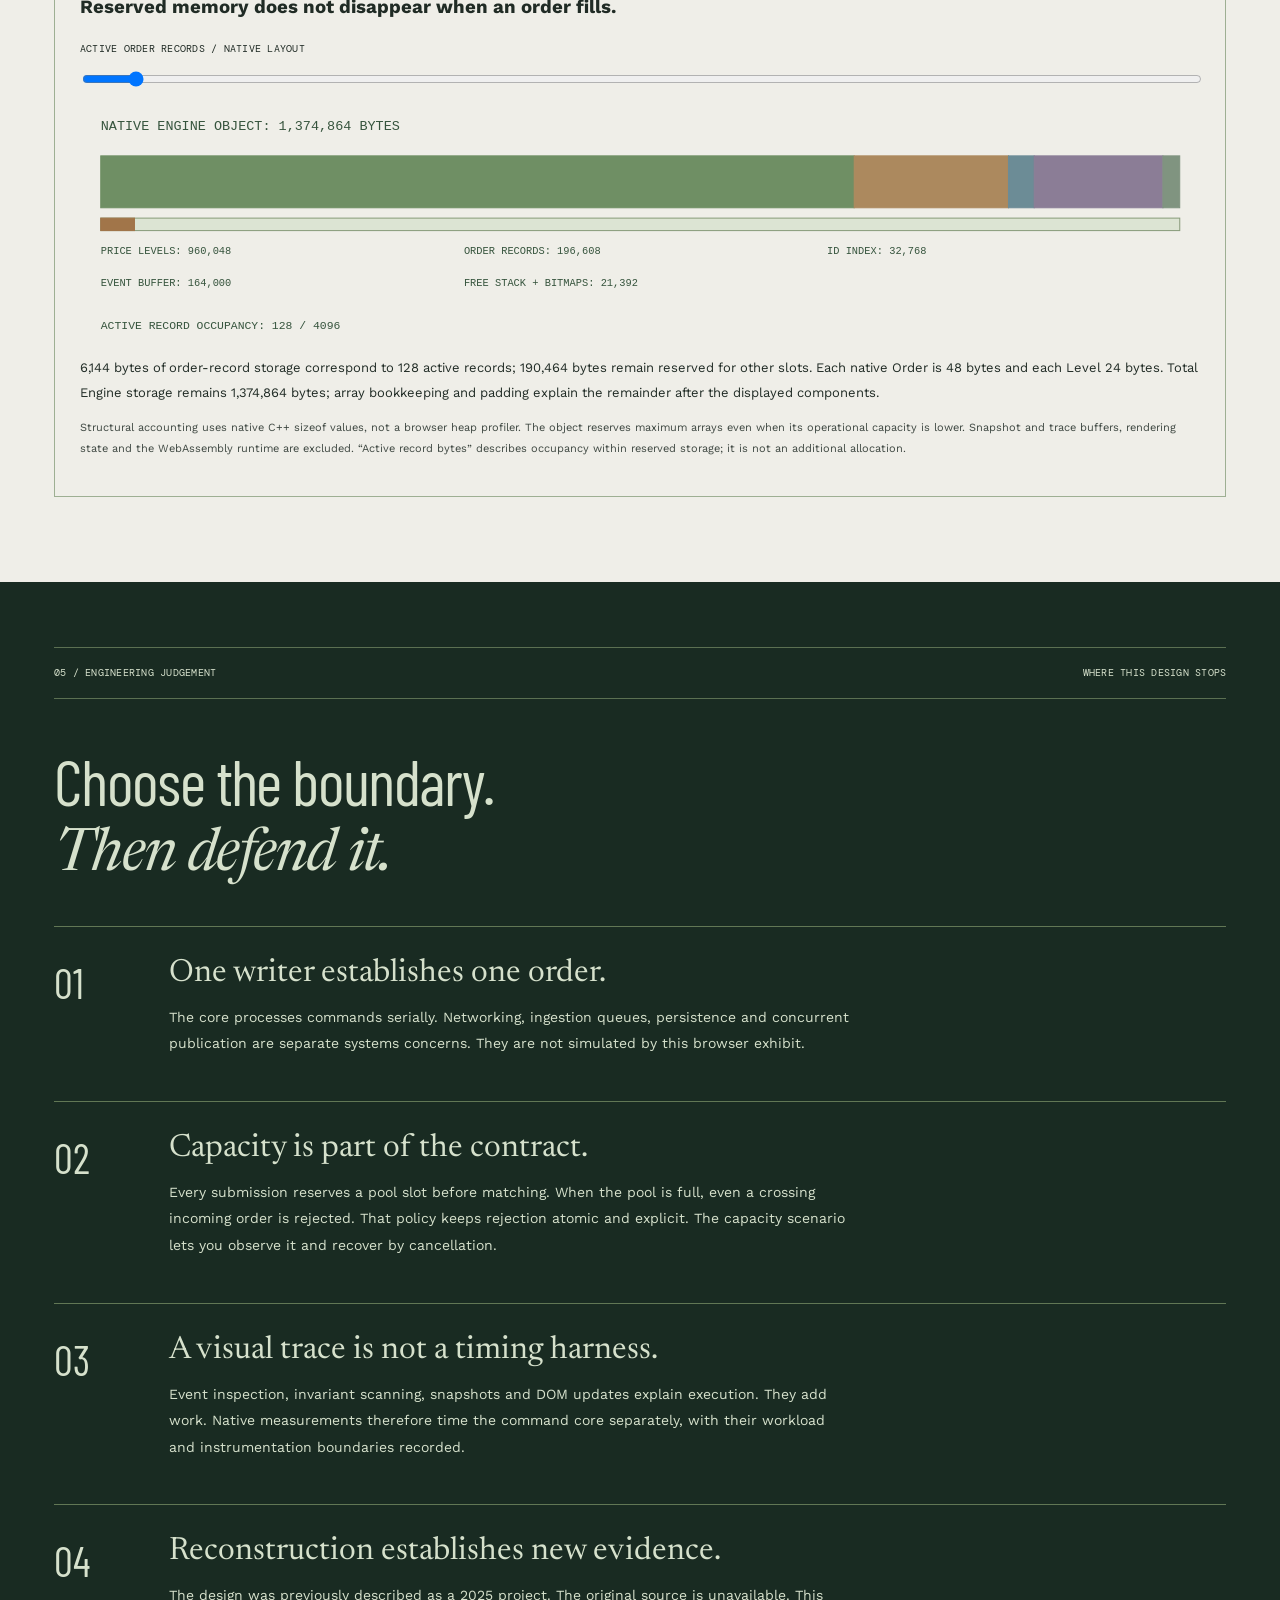
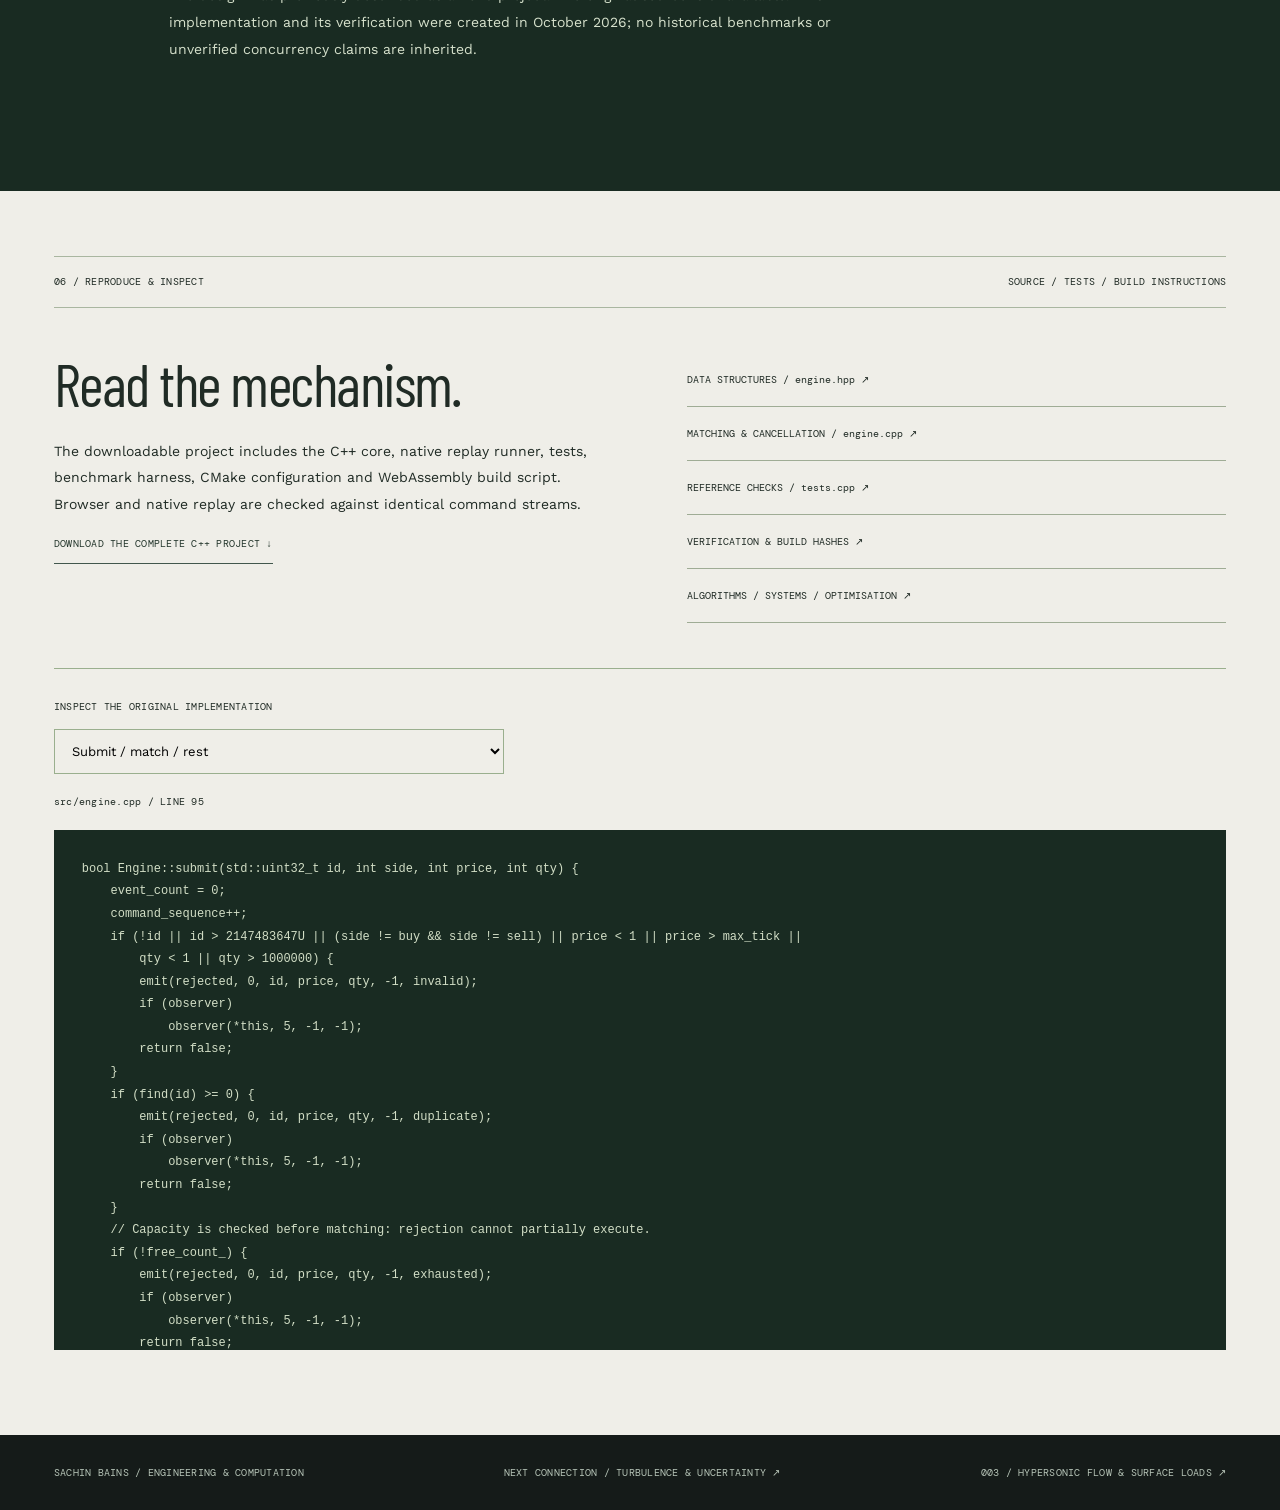
<file: matching-engine/index.html>
<!doctype html>
<html lang="en"><meta charset="utf-8"><meta name="viewport" content="width=device-width,initial-scale=1">
<title>Sachin Bains — Opening project</title><link rel="canonical" href="https://sachin-bains.github.io/matching-engine.html">
<script>location.replace('../matching-engine.html'+location.search+location.hash);</script>
<p><a href="../matching-engine.html">Open the project</a></p></html>
</file>
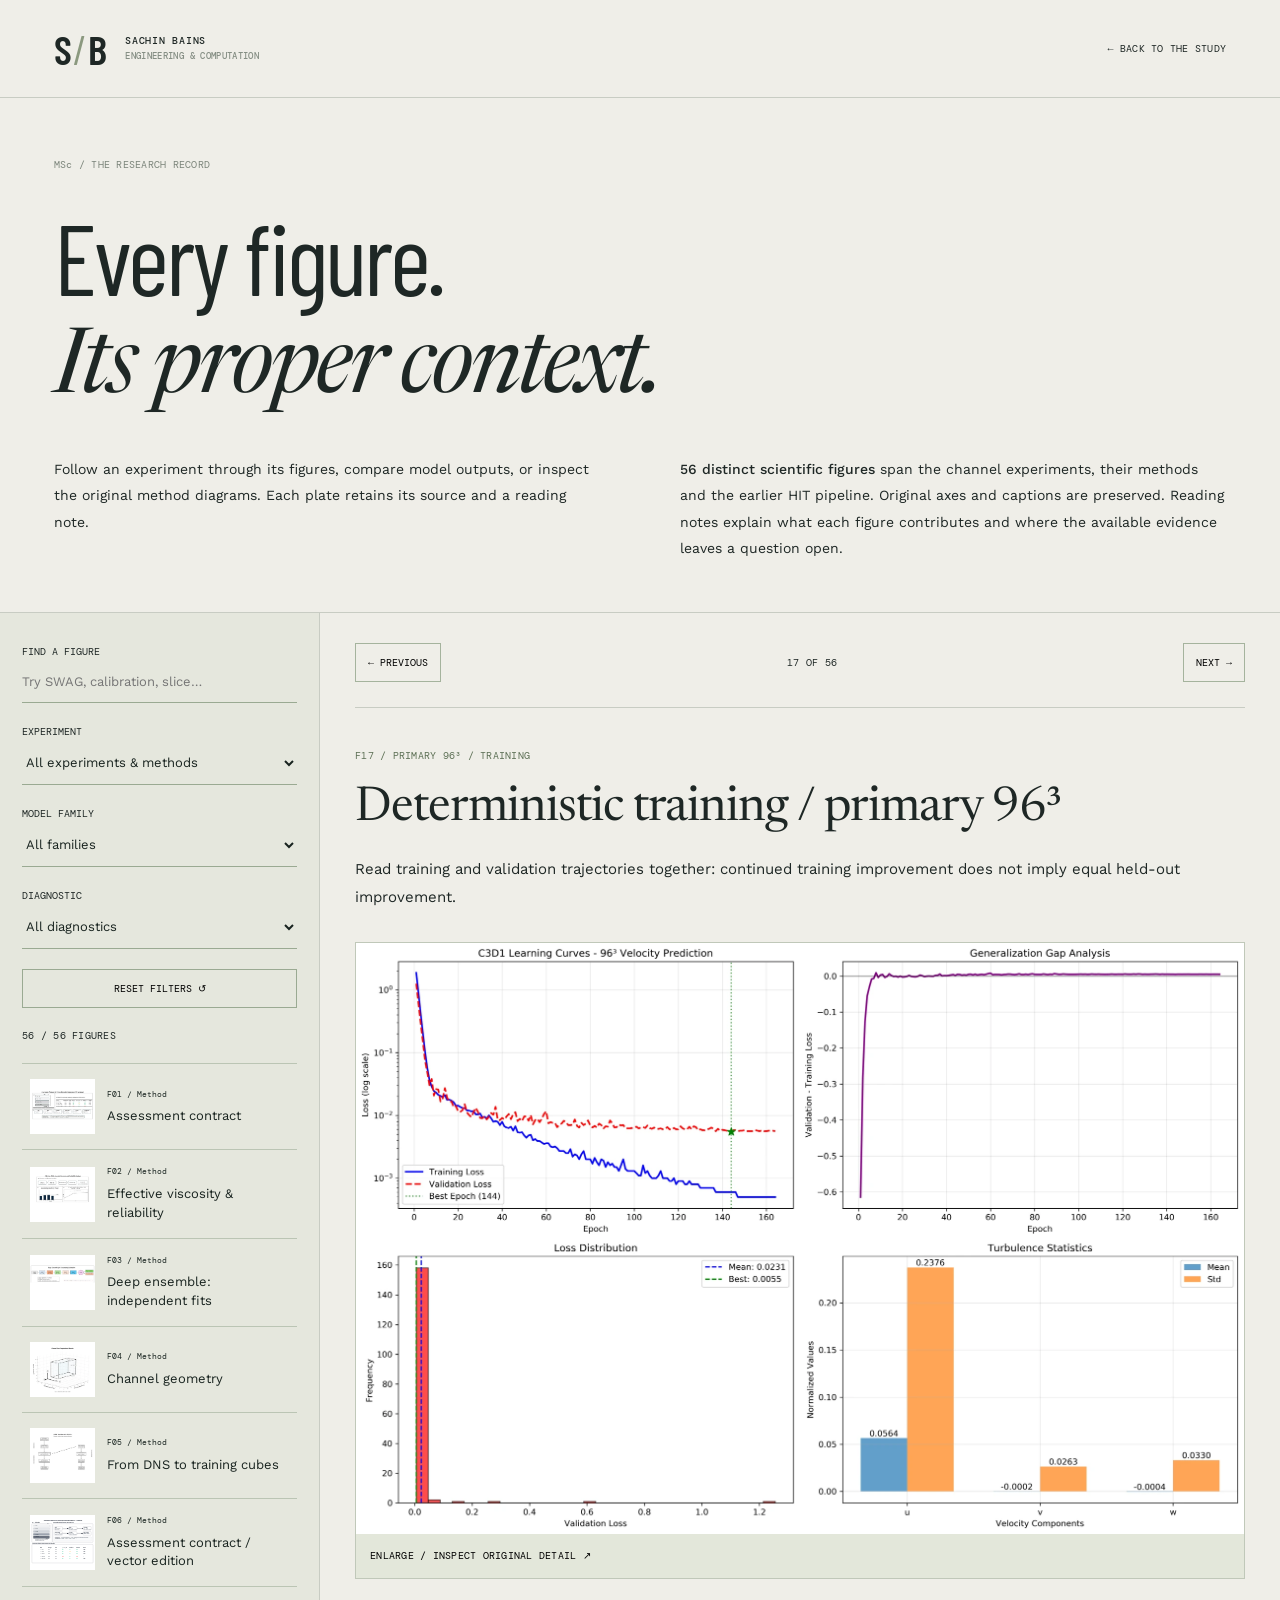
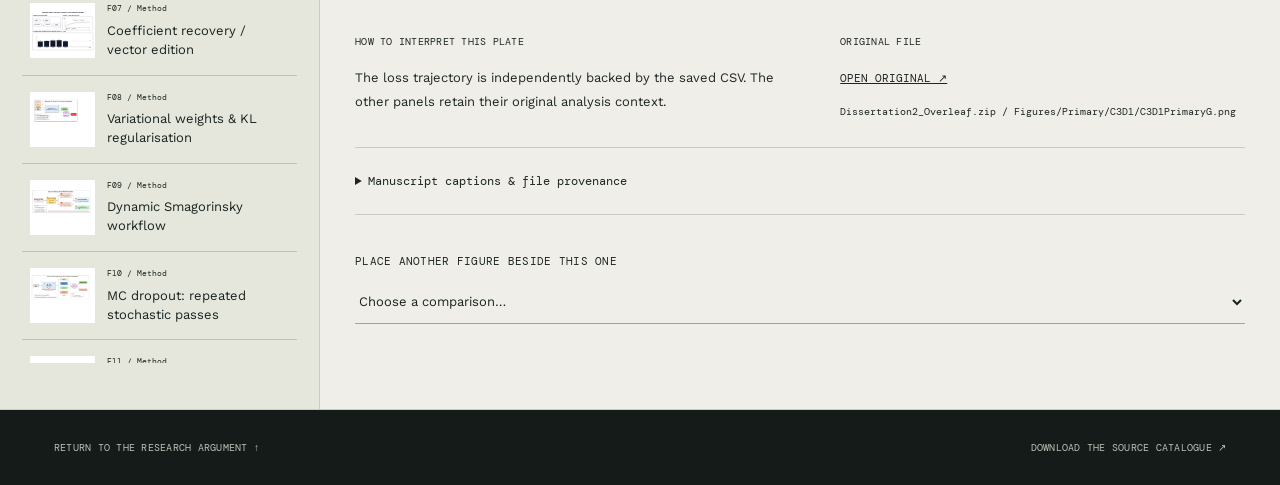
<file: research-library/index.html>
<!doctype html>
<html lang="en"><meta charset="utf-8"><meta name="viewport" content="width=device-width,initial-scale=1">
<title>Sachin Bains — Opening project</title><link rel="canonical" href="https://sachin-bains.github.io/research-library.html">
<script>location.replace('../research-library.html'+location.search+location.hash);</script>
<p><a href="../research-library.html">Open the project</a></p></html>
</file>
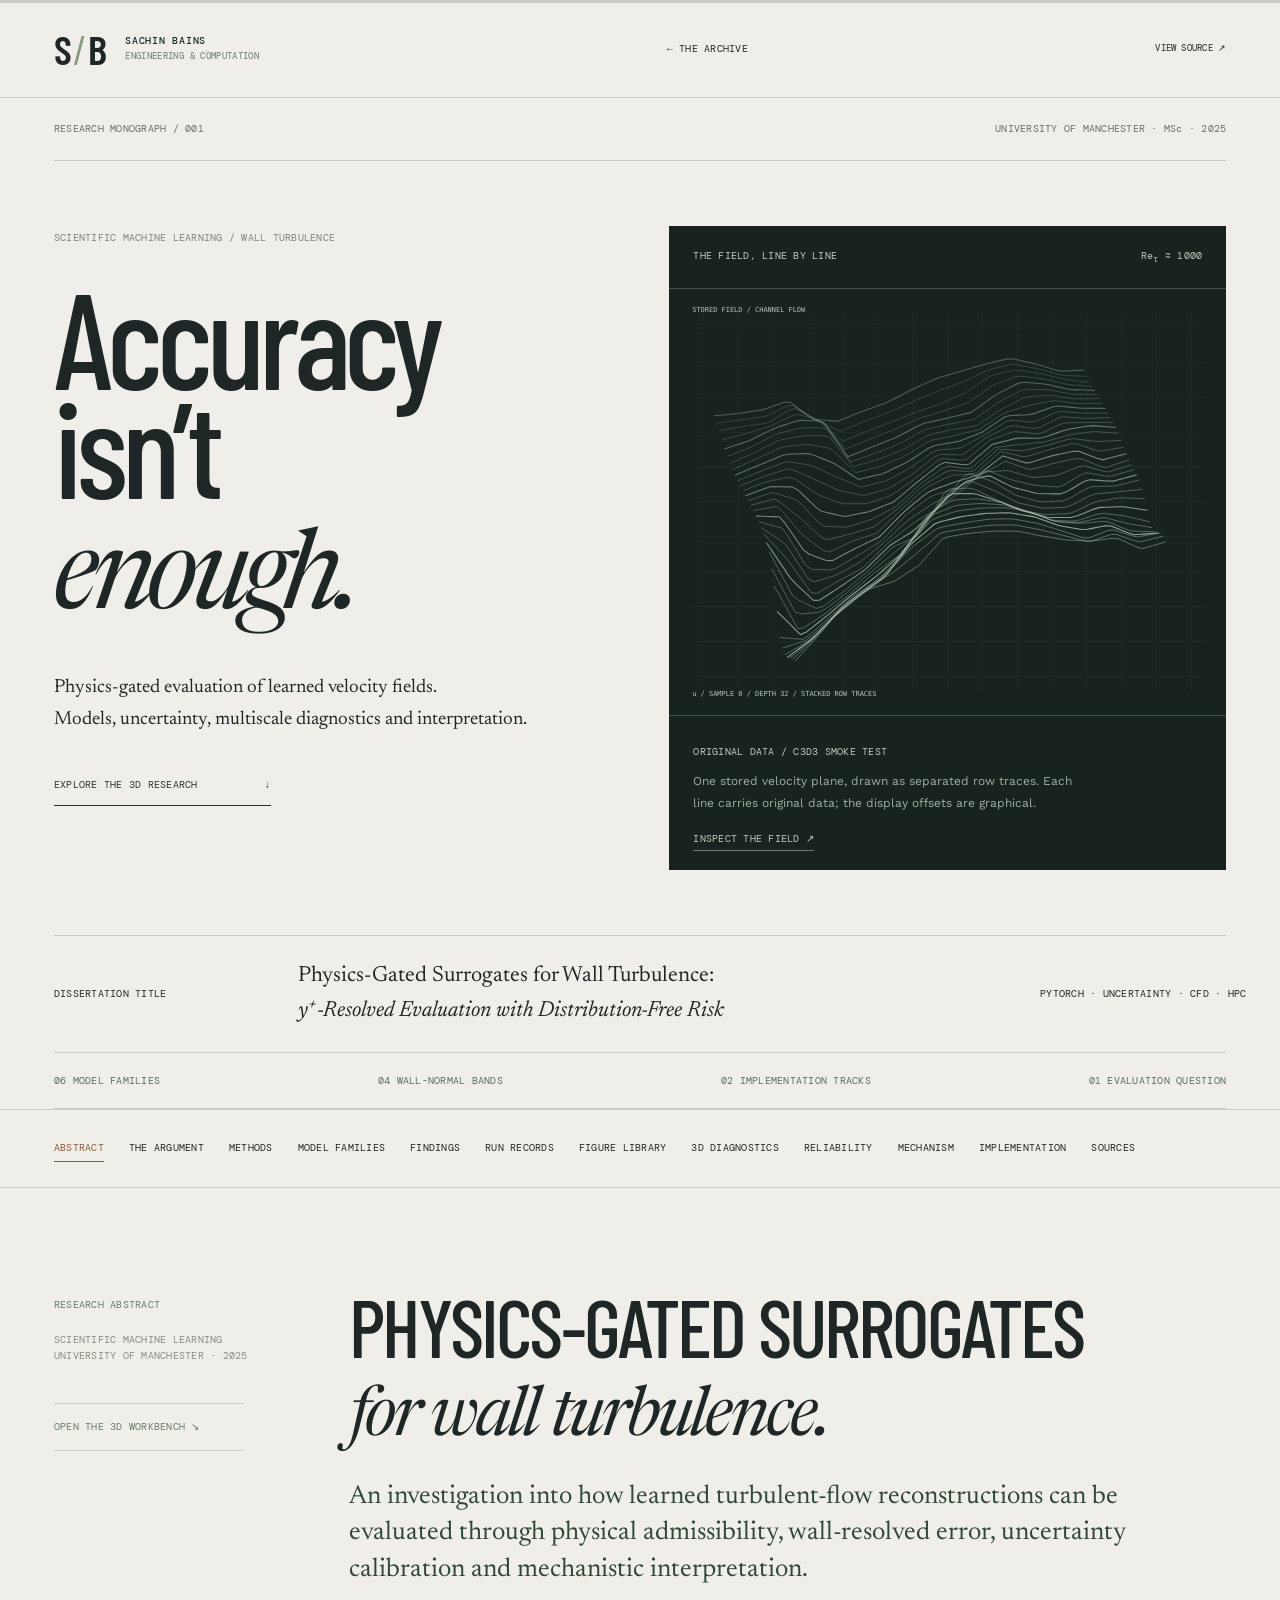
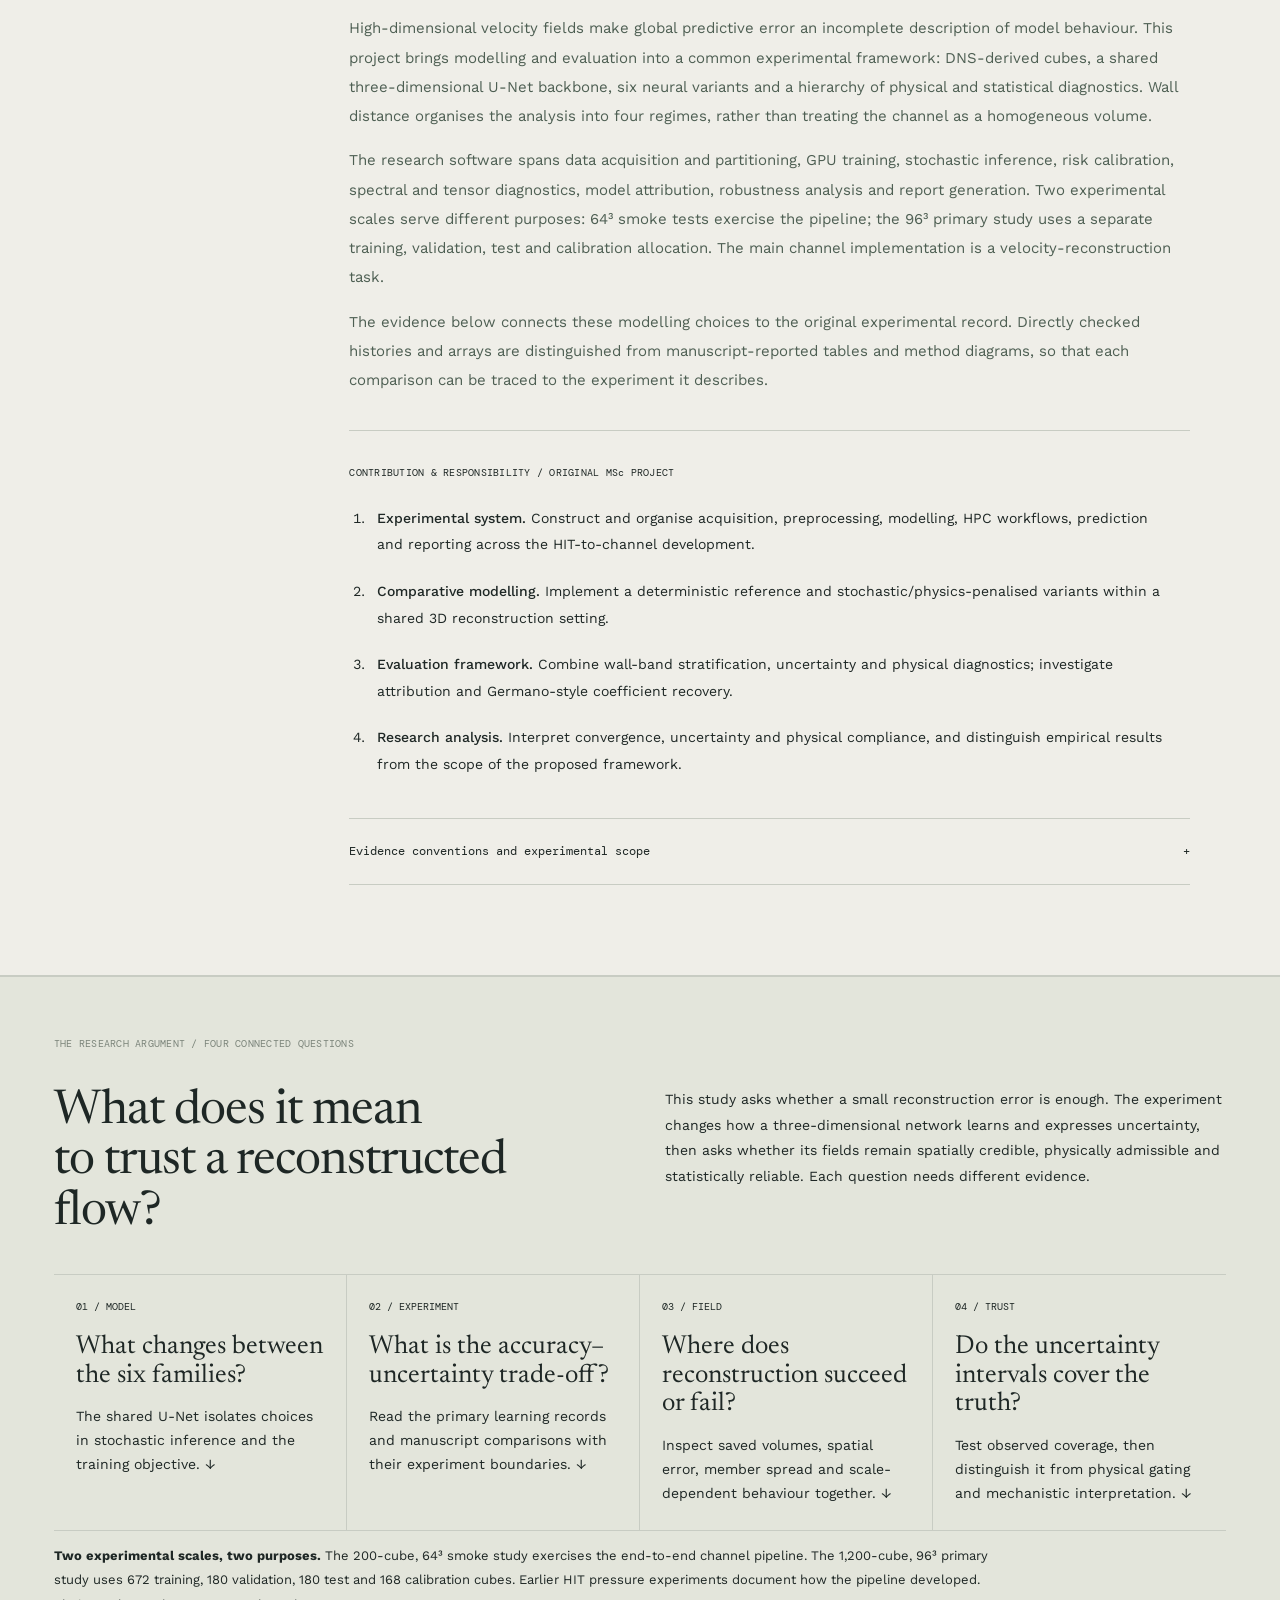
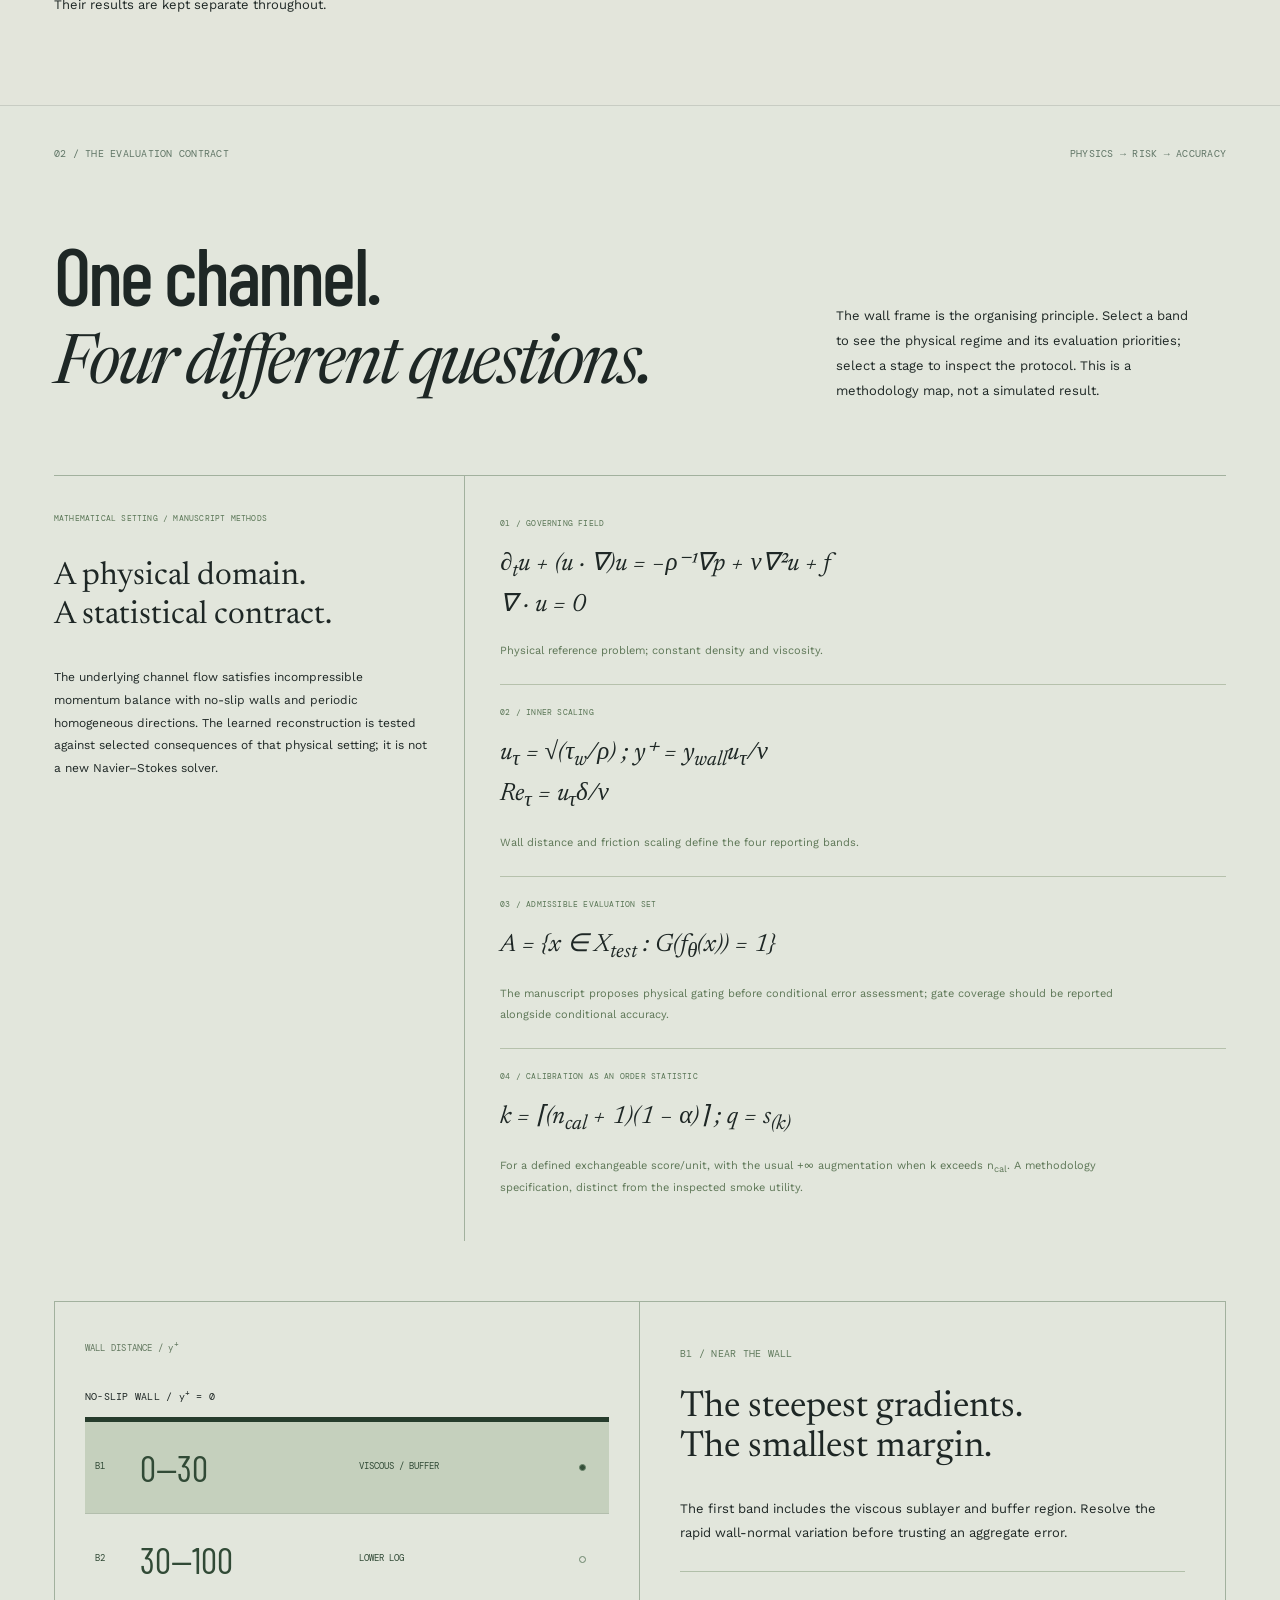
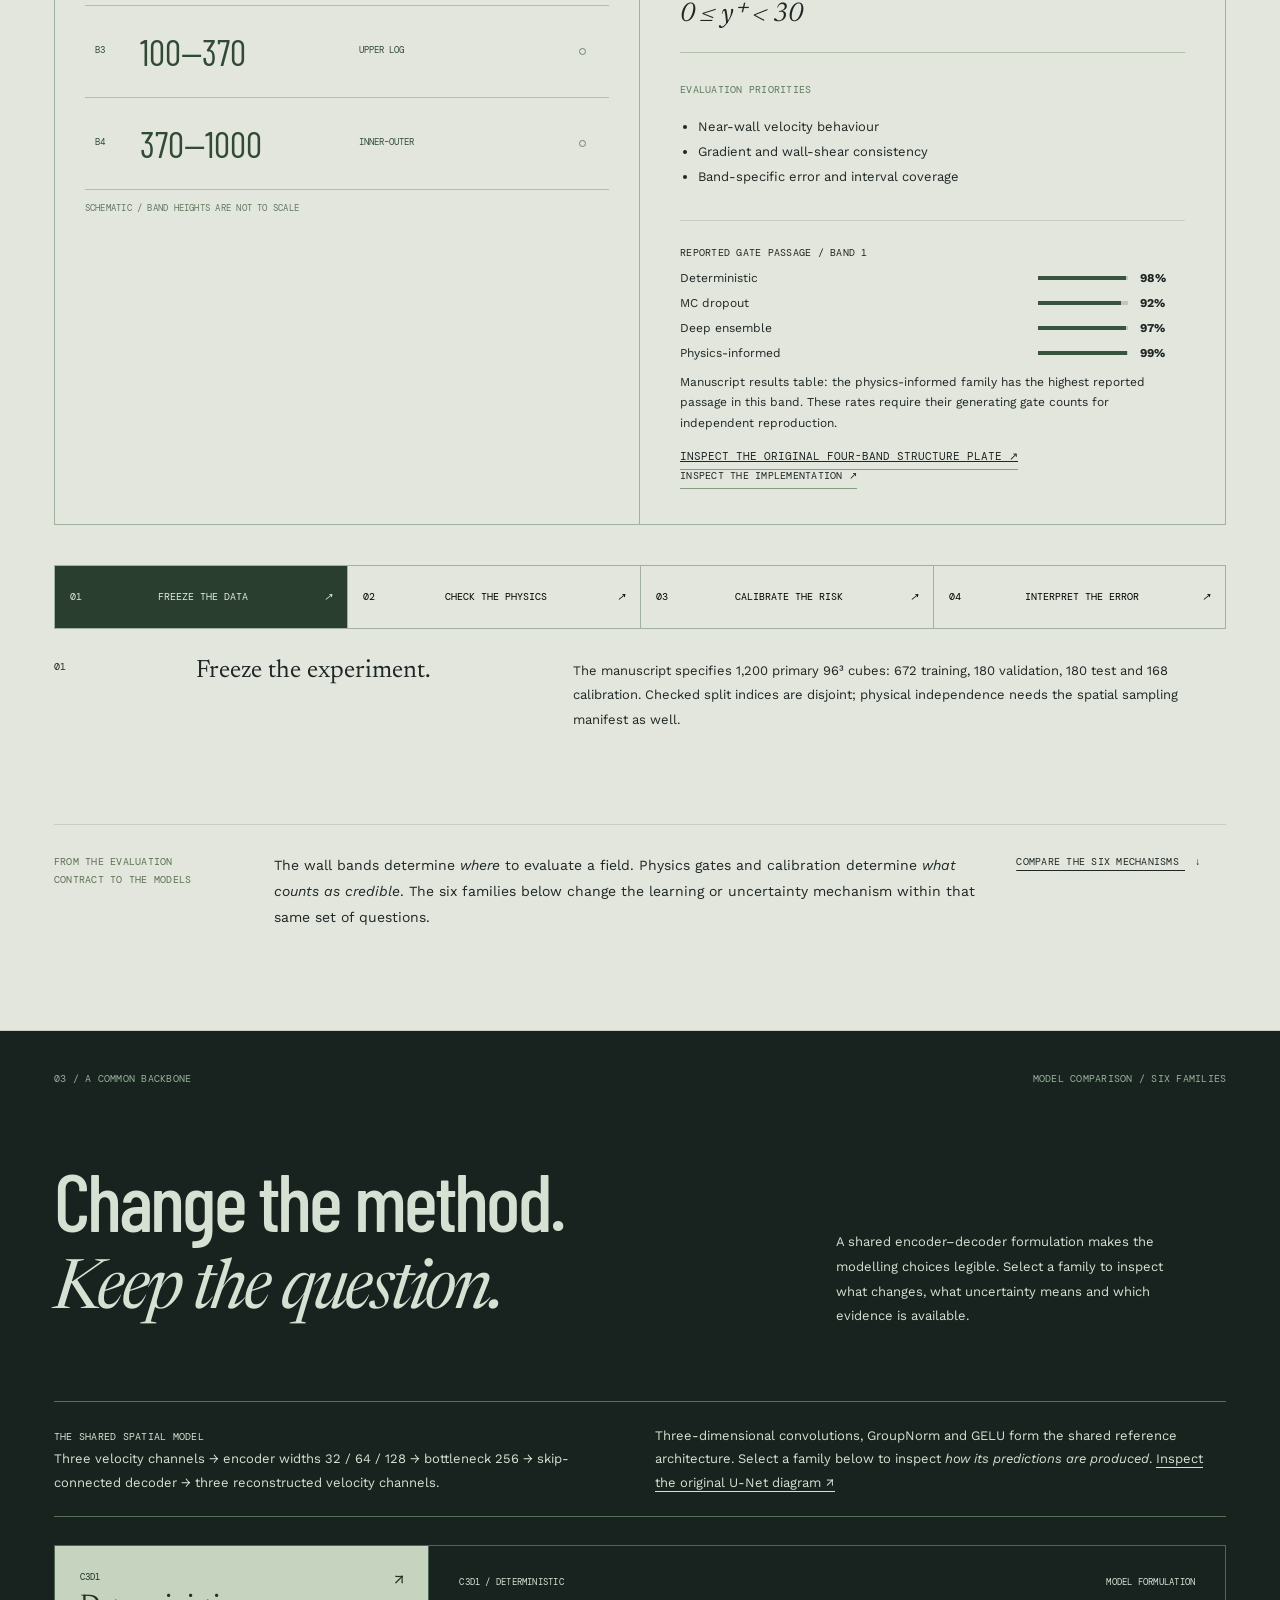
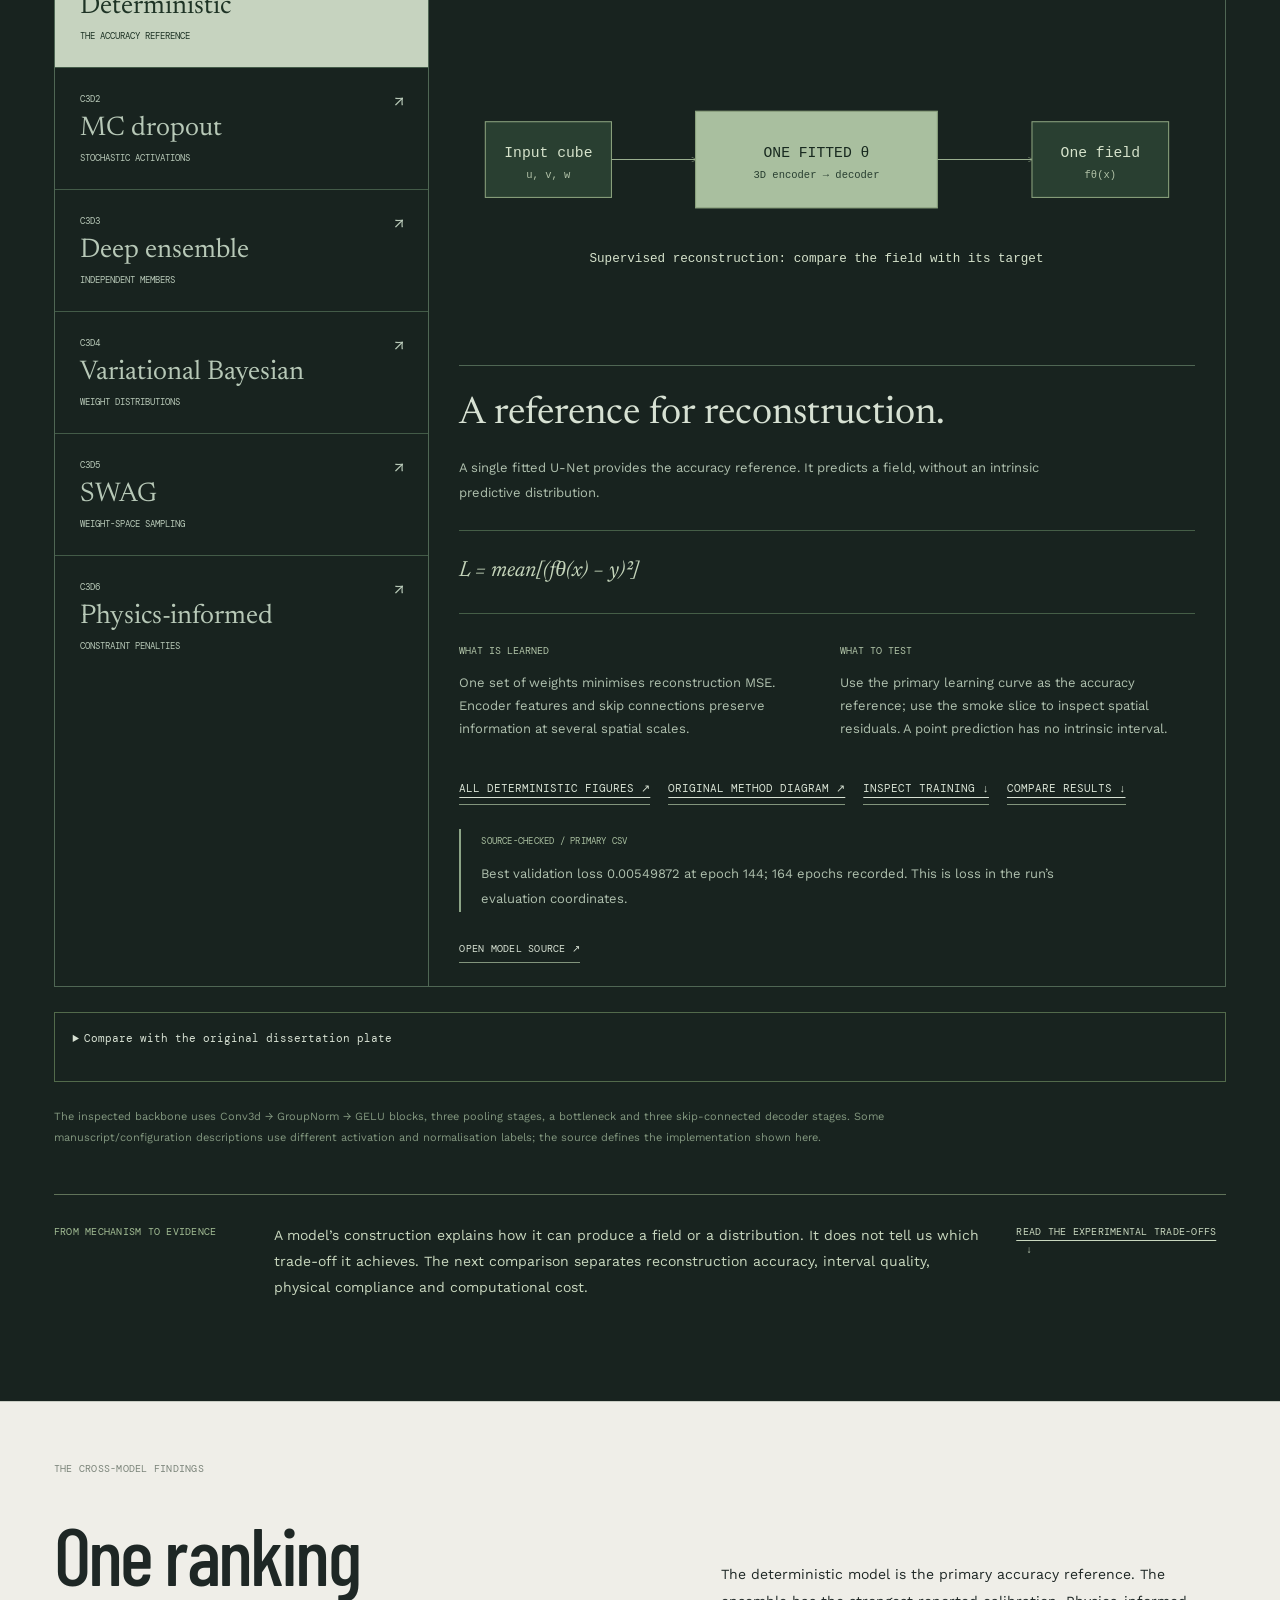
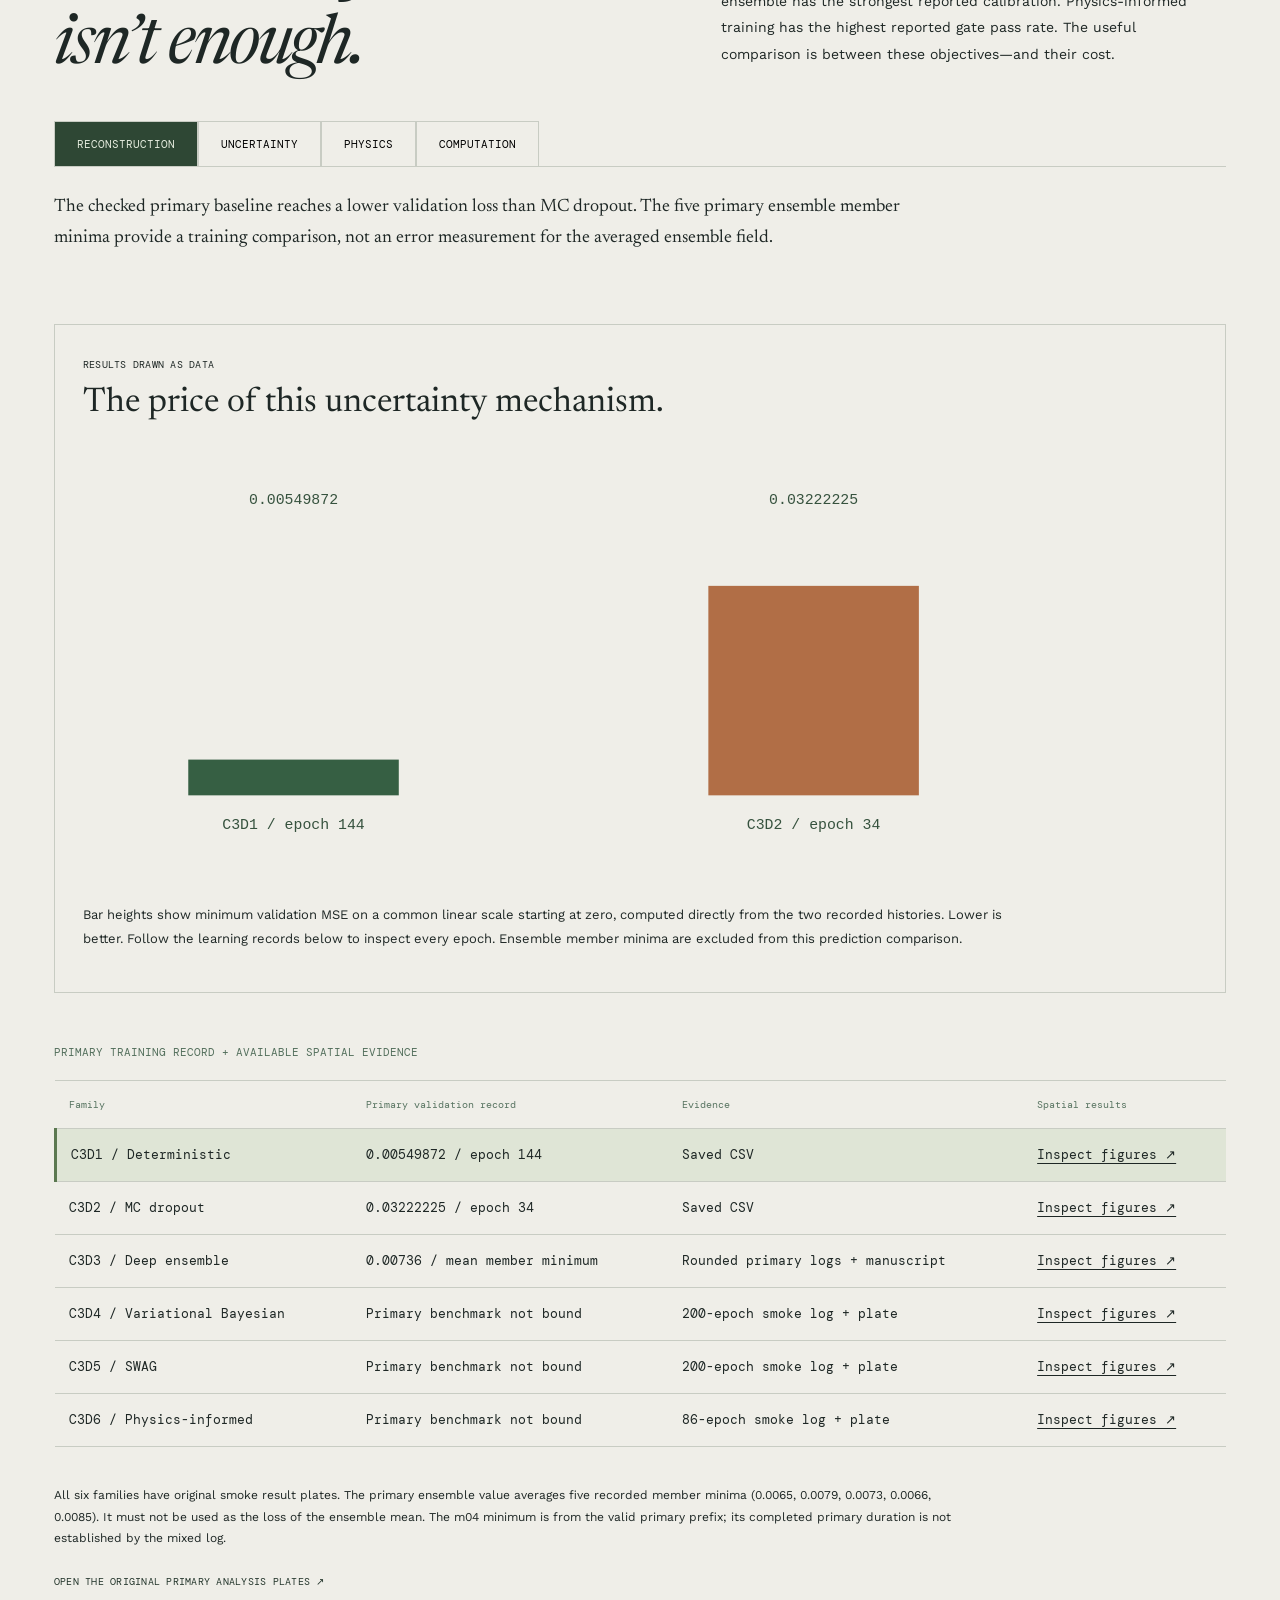
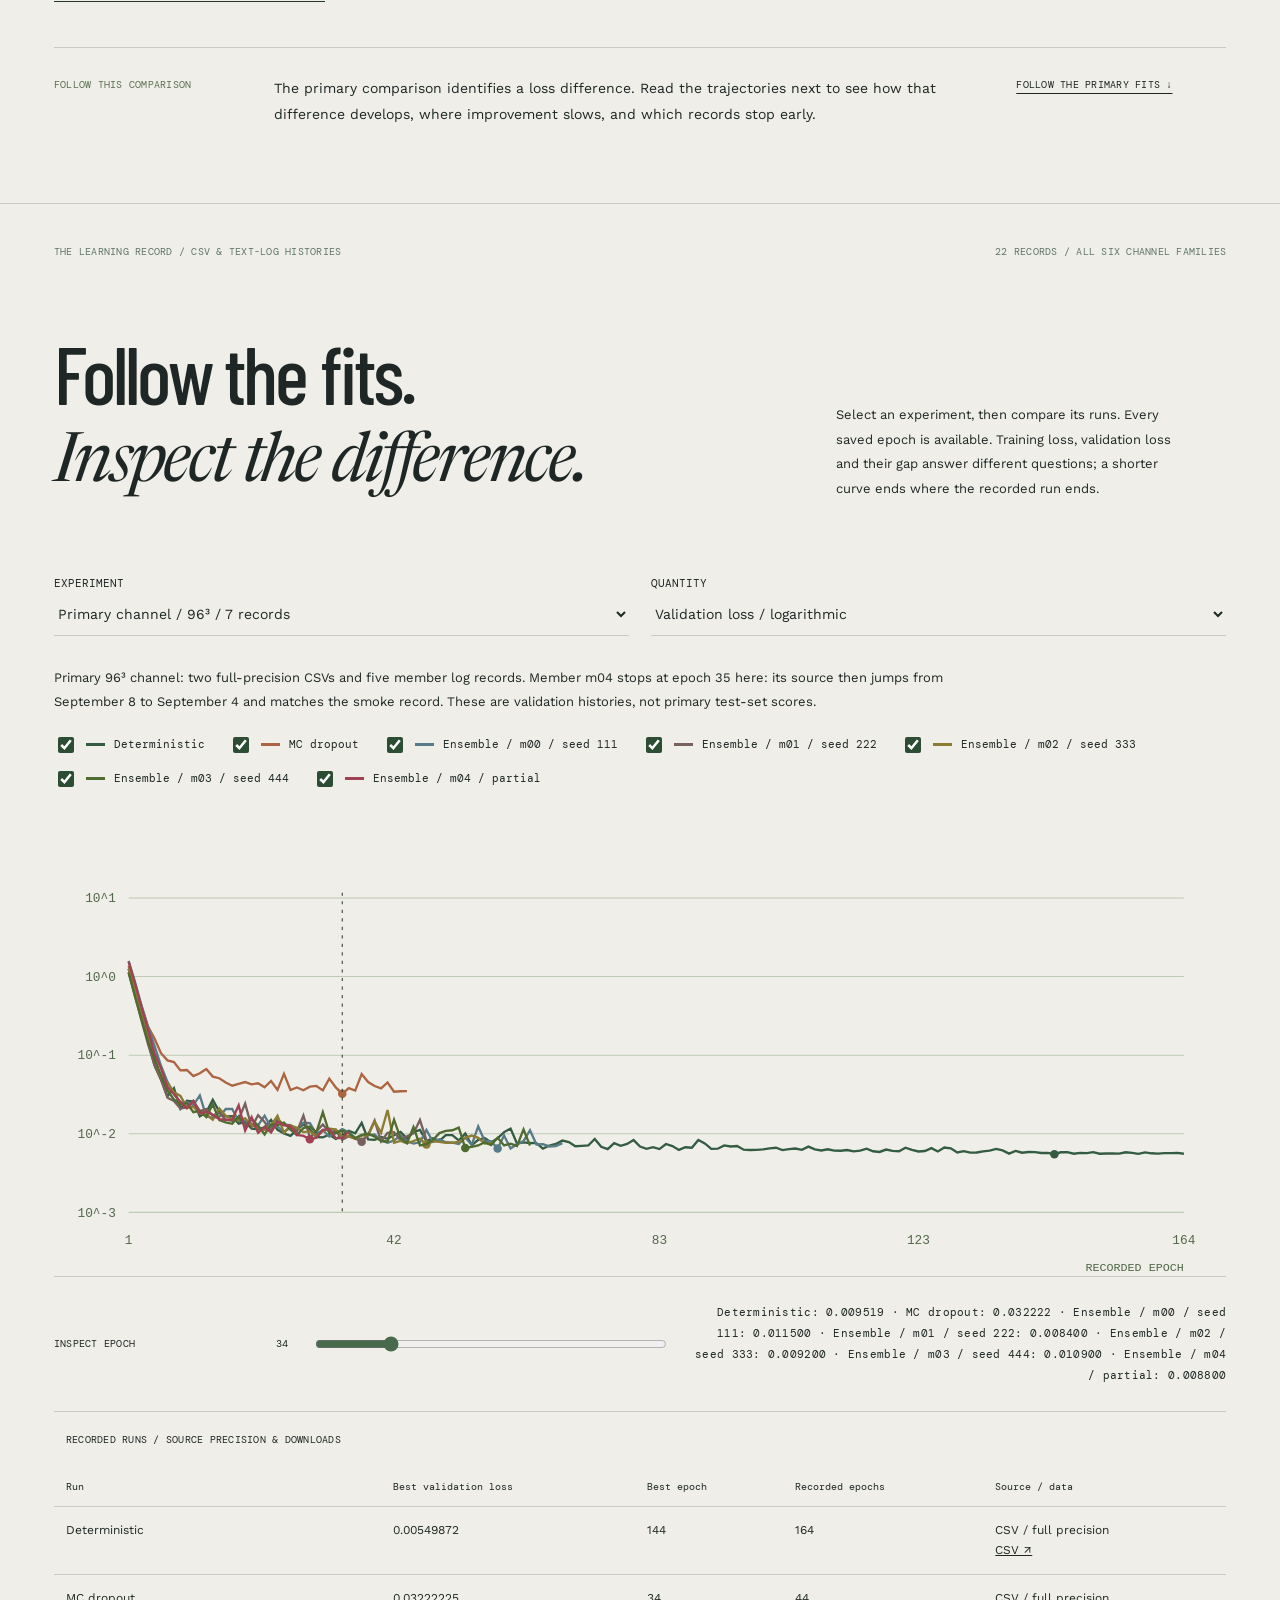
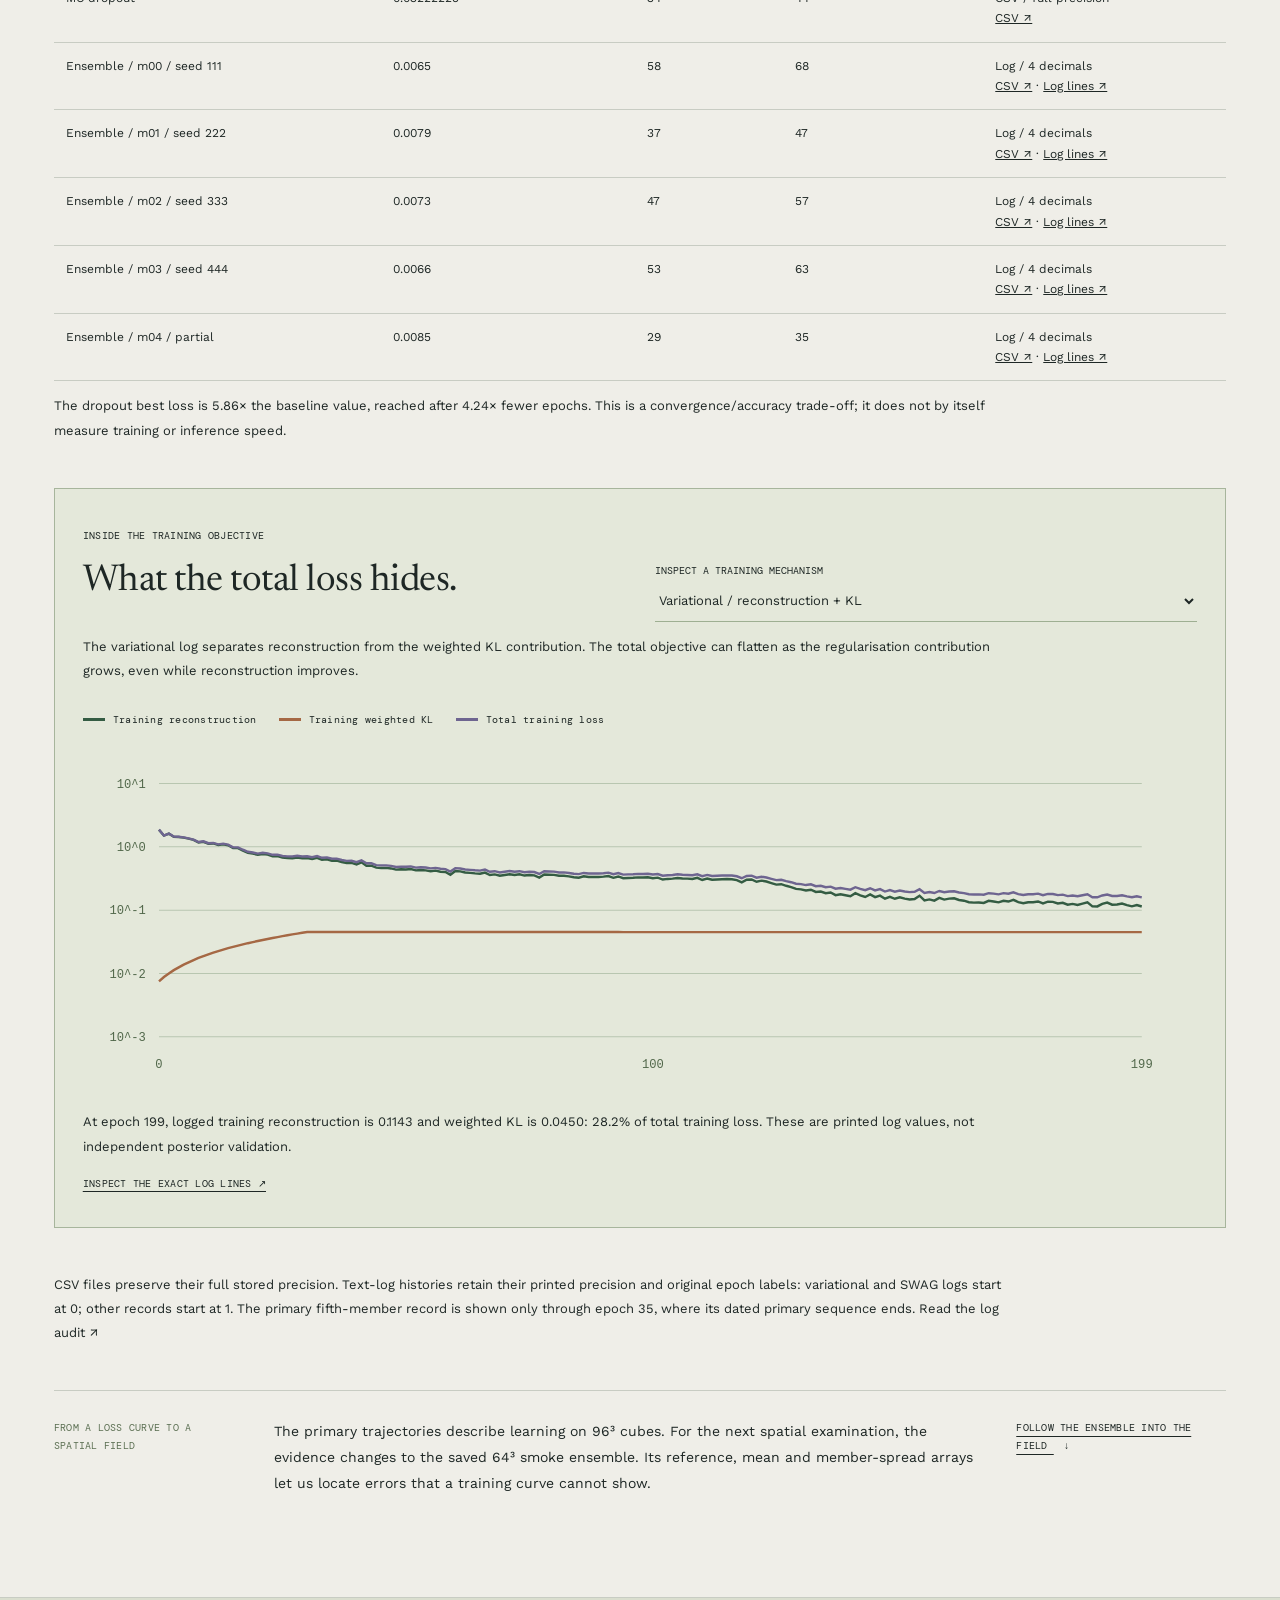
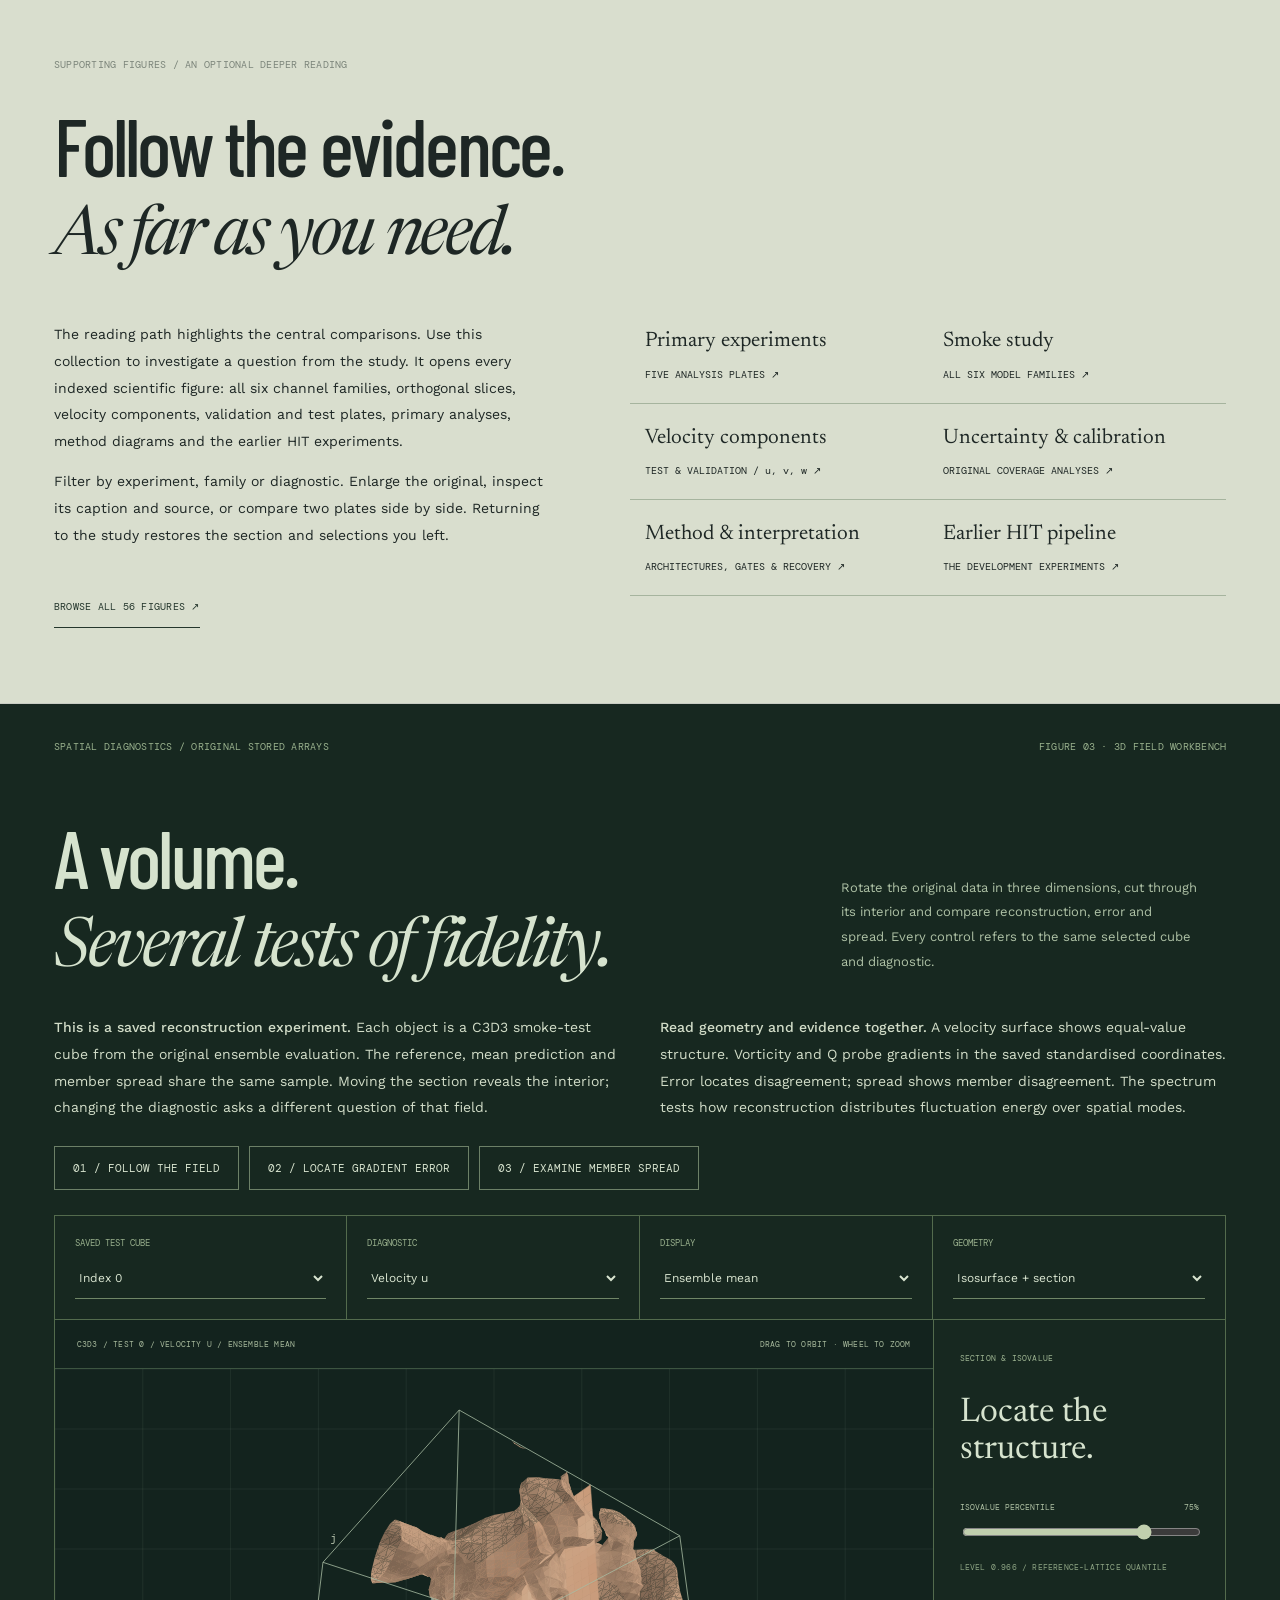
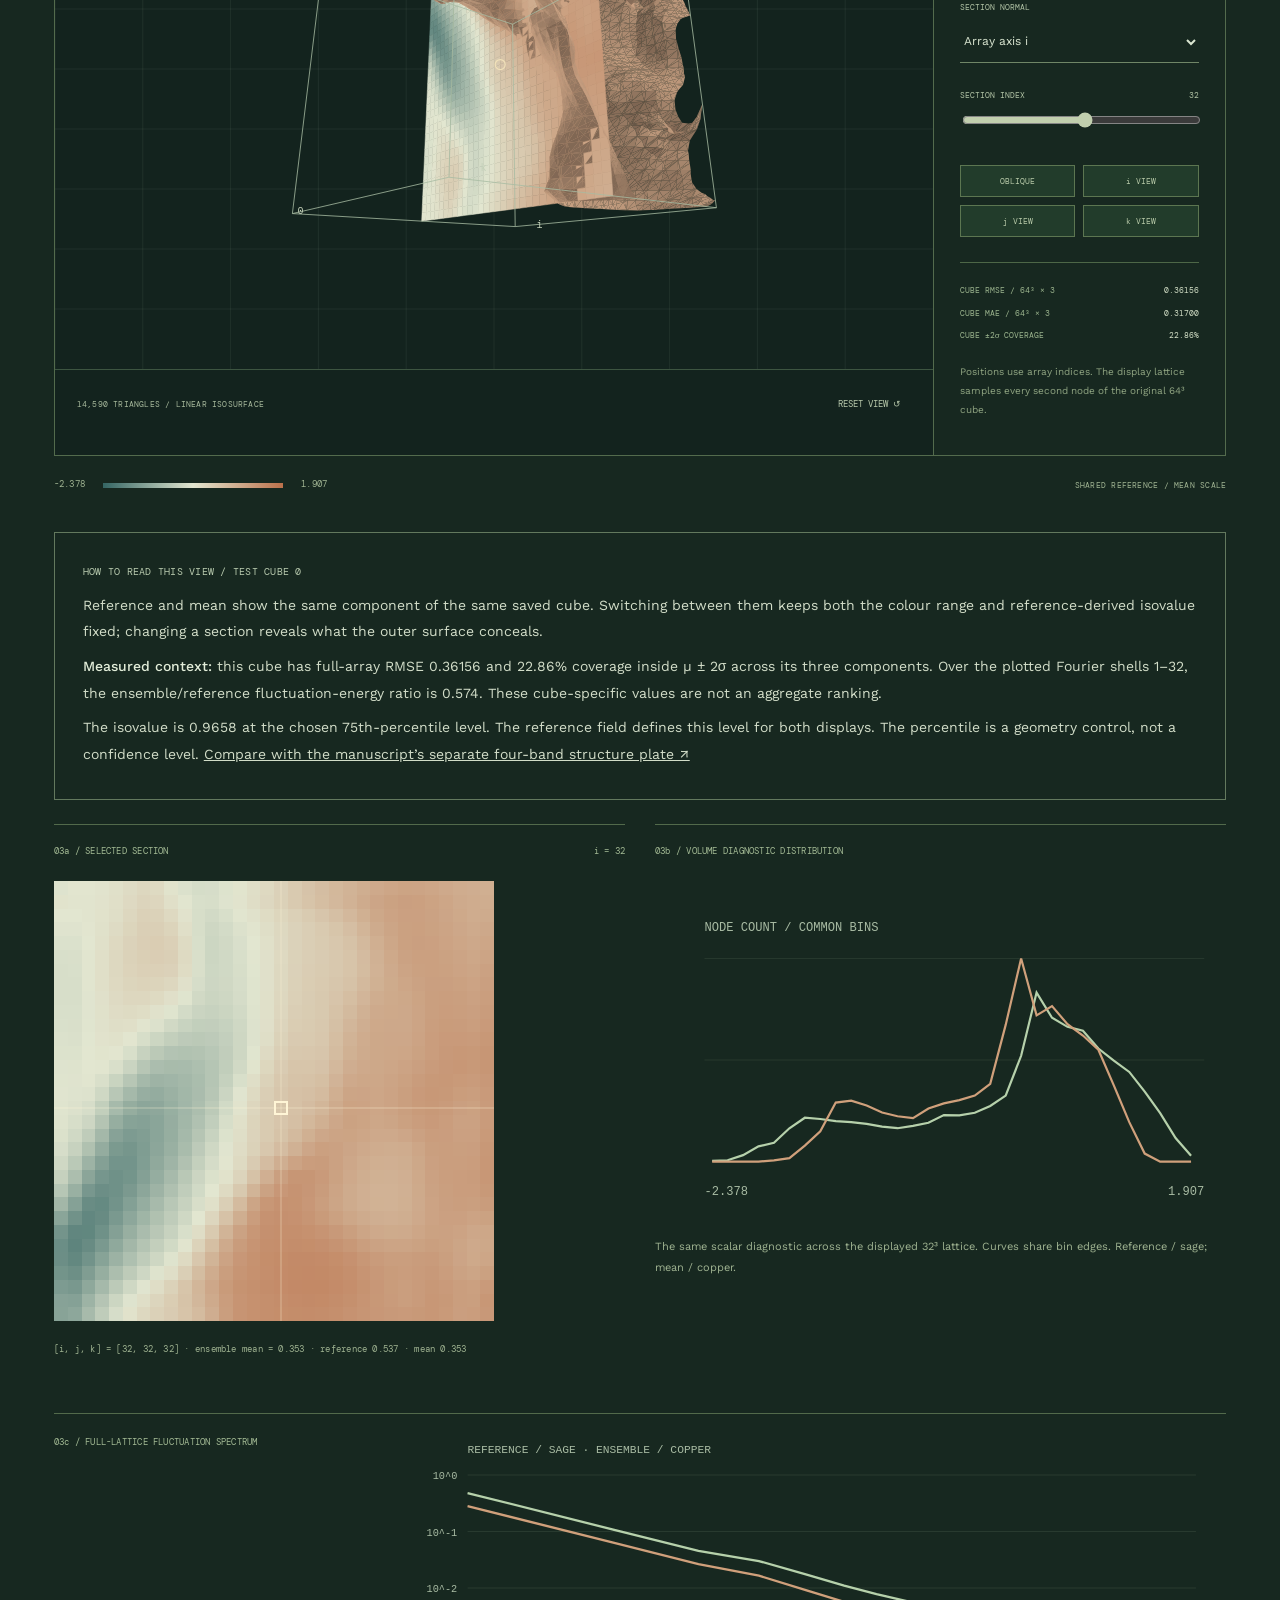
<file: turbulence/index.html>
<!doctype html>
<html lang="en"><meta charset="utf-8"><meta name="viewport" content="width=device-width,initial-scale=1">
<title>Sachin Bains — Opening project</title><link rel="canonical" href="https://sachin-bains.github.io/turbulence.html">
<script>location.replace('../turbulence.html'+location.search+location.hash);</script>
<p><a href="../turbulence.html">Open the project</a></p></html>
</file>
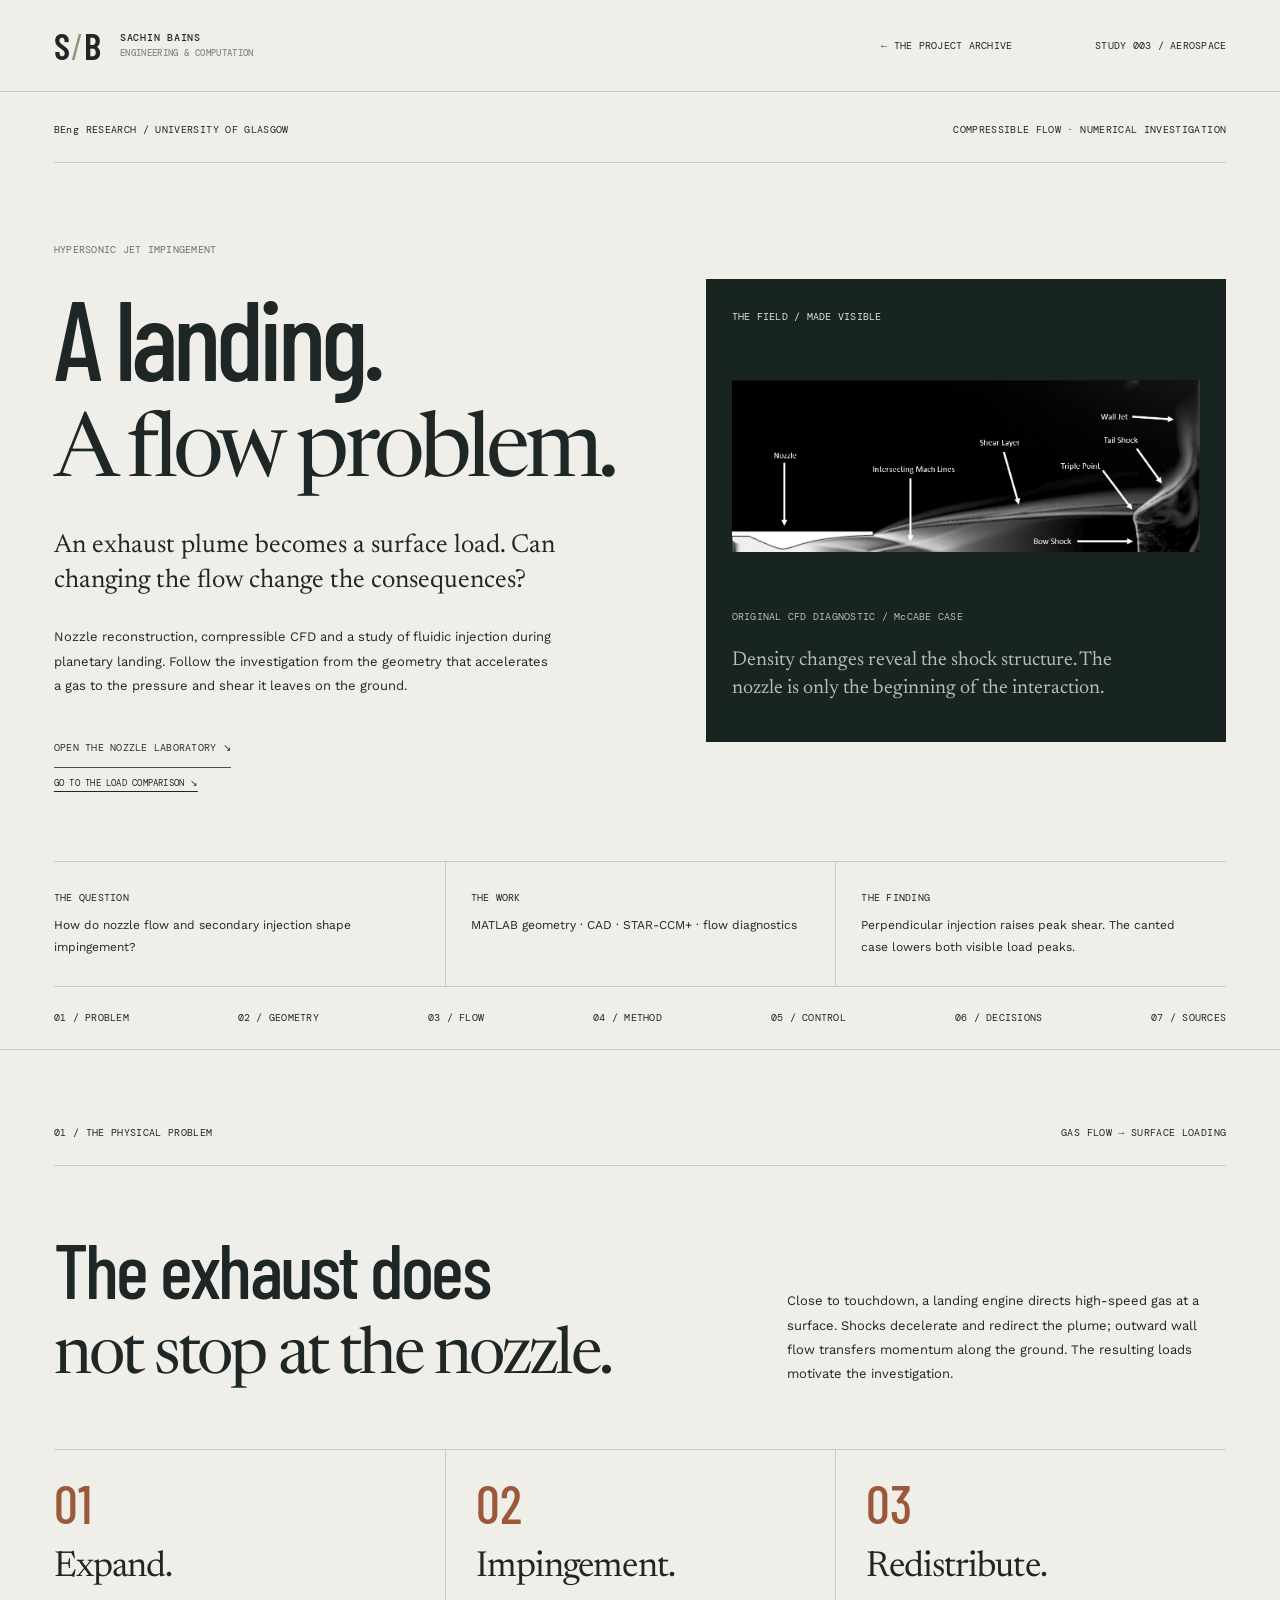
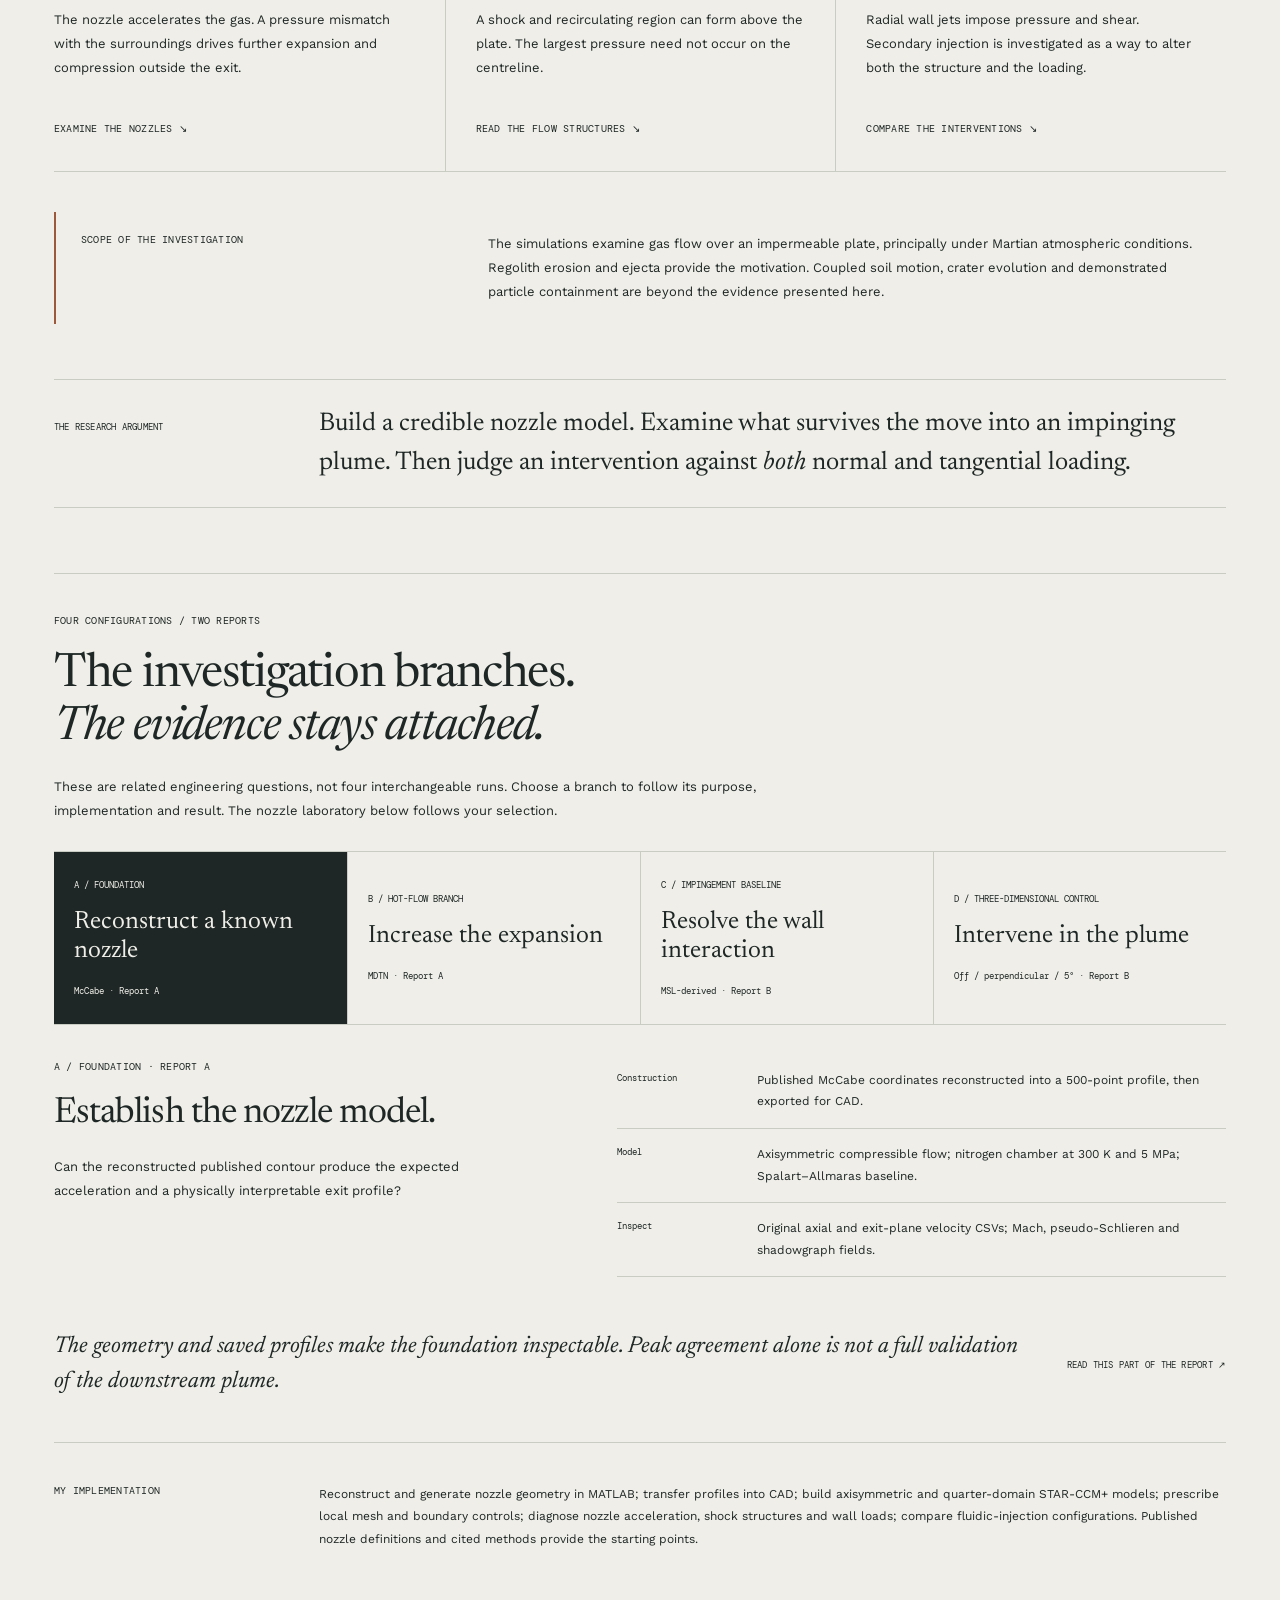
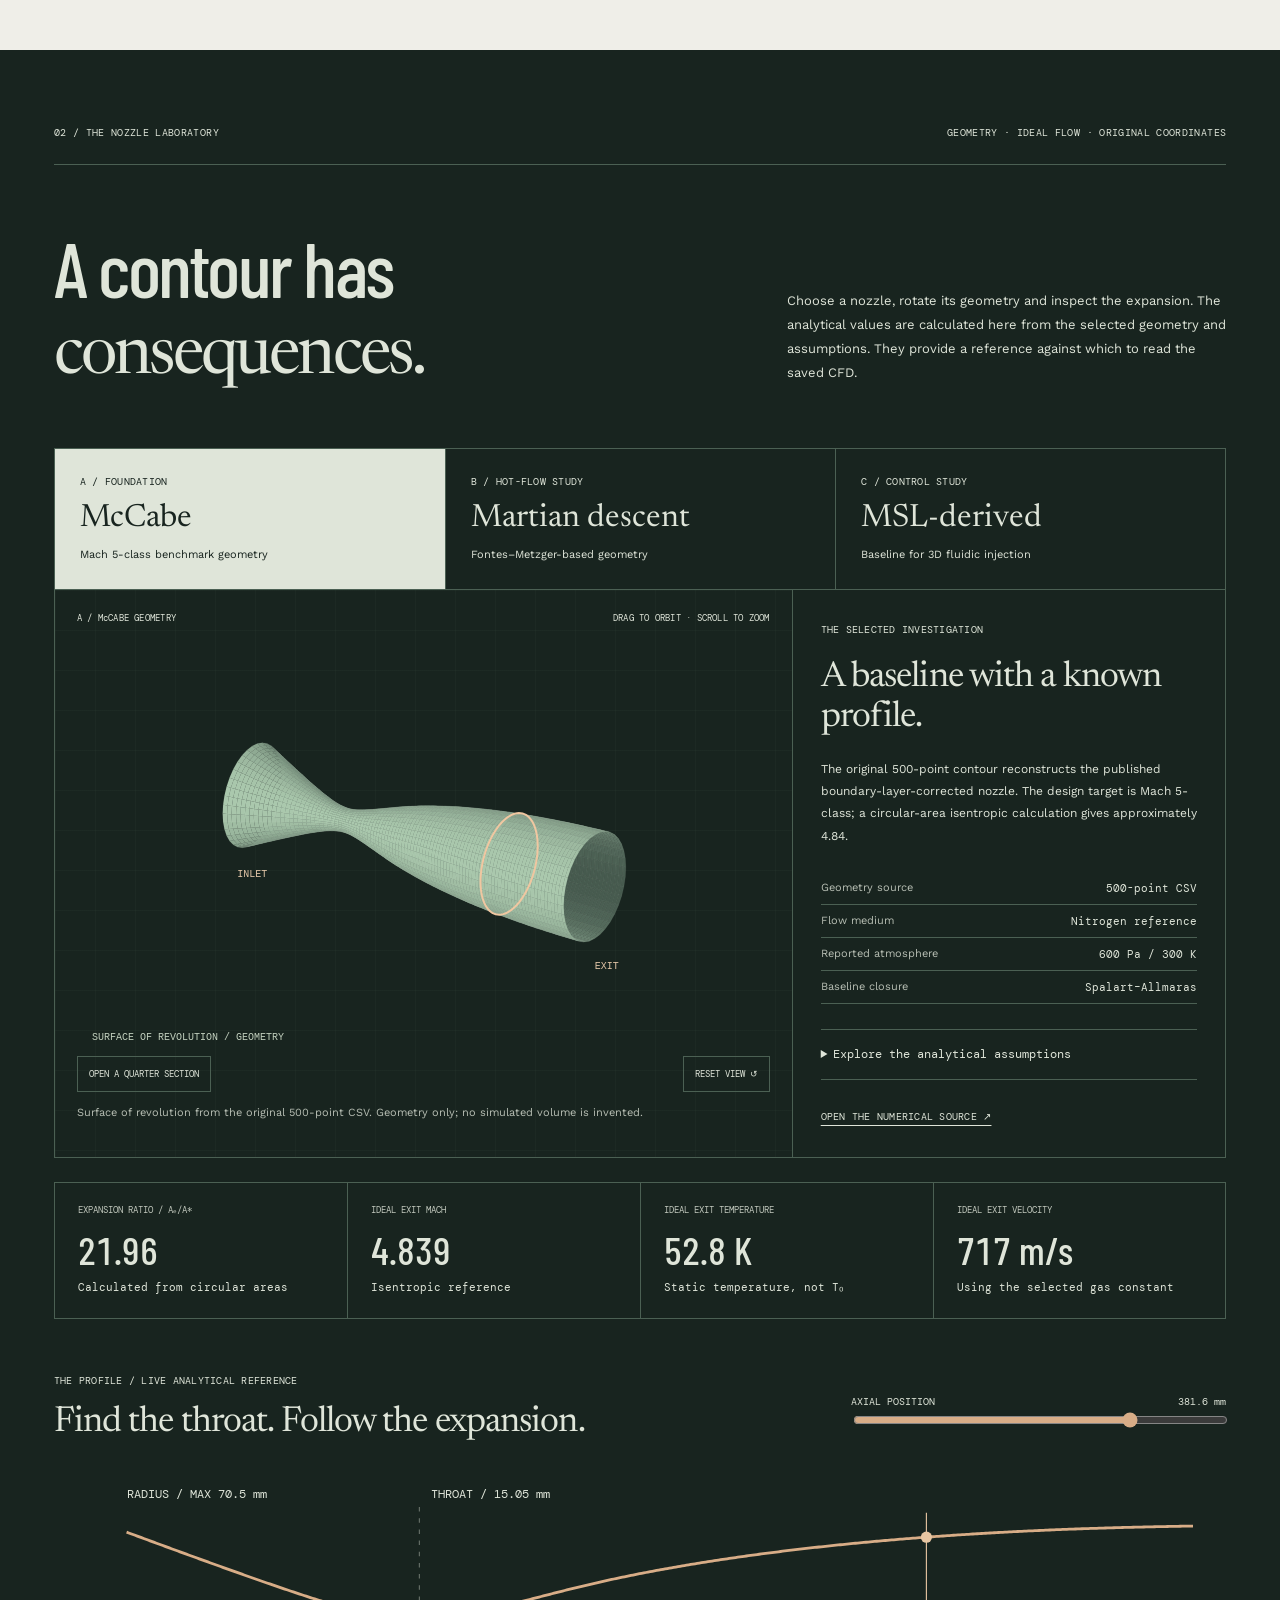
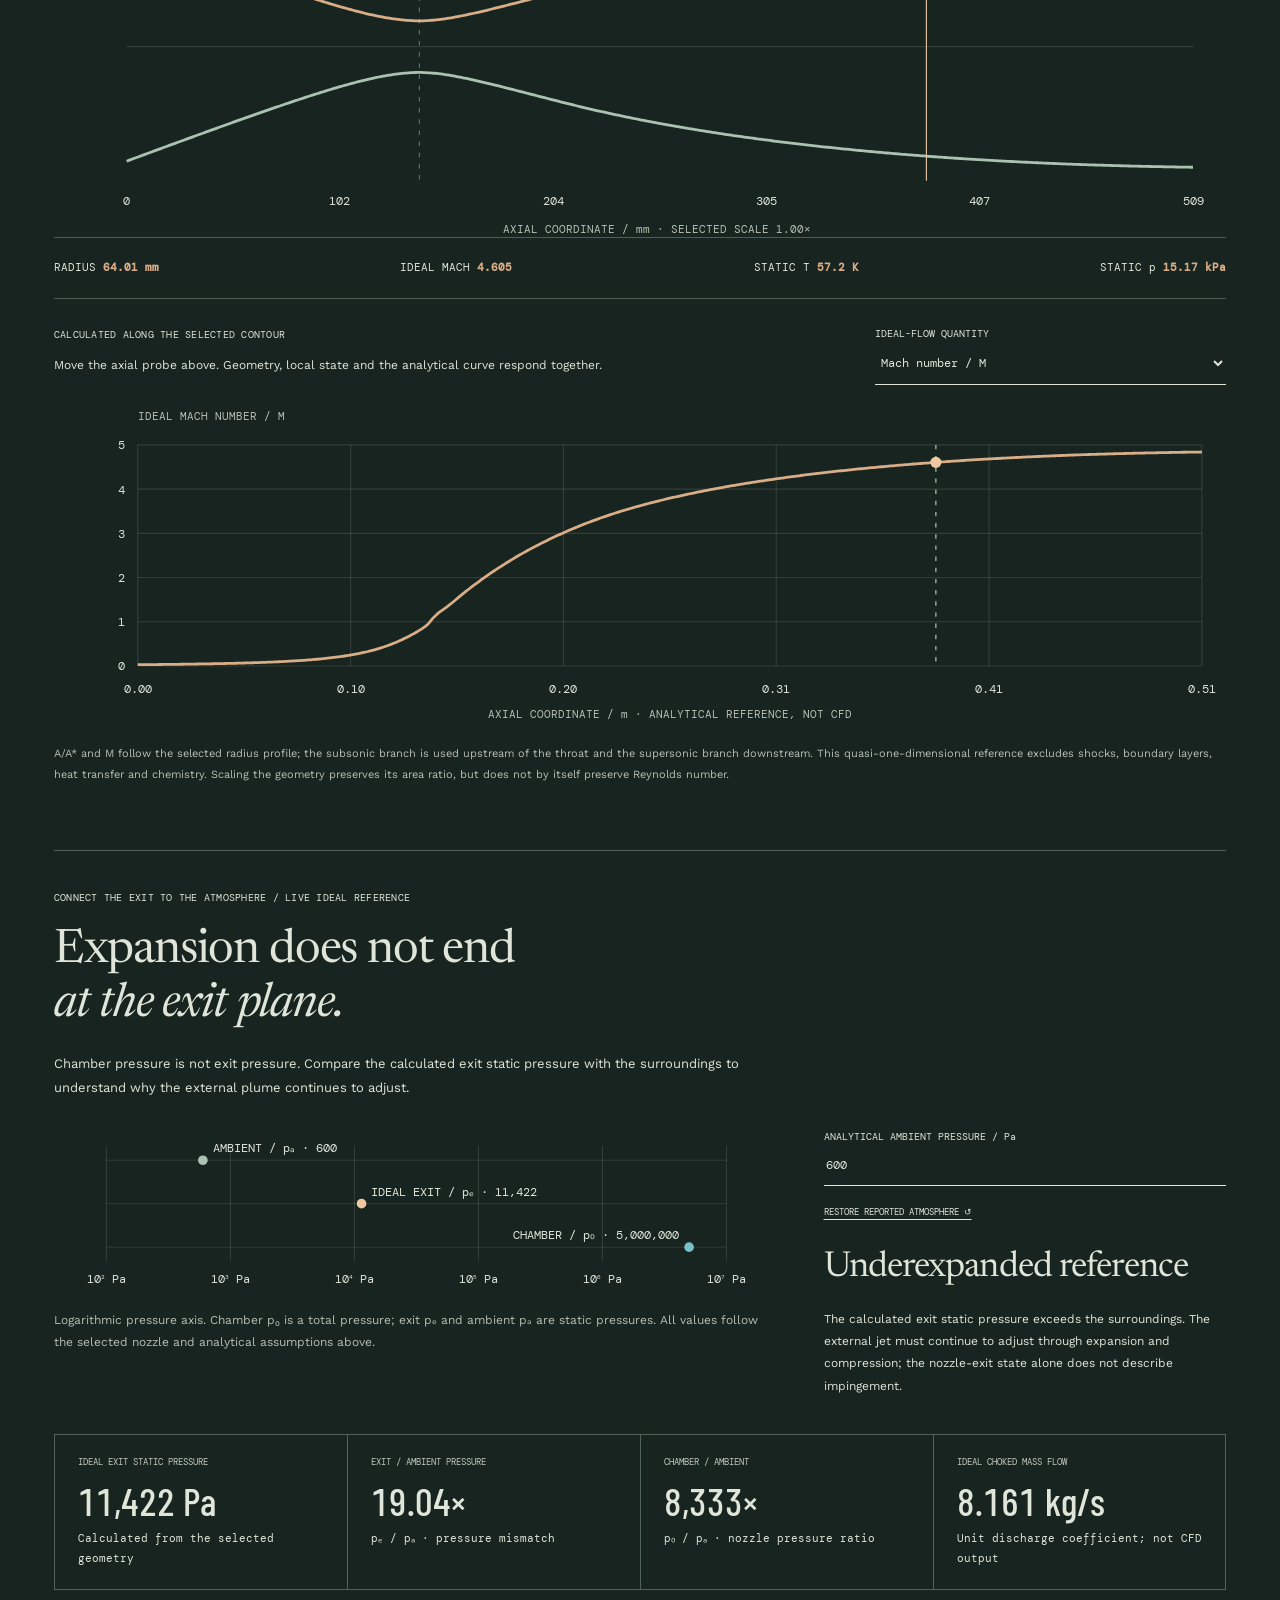
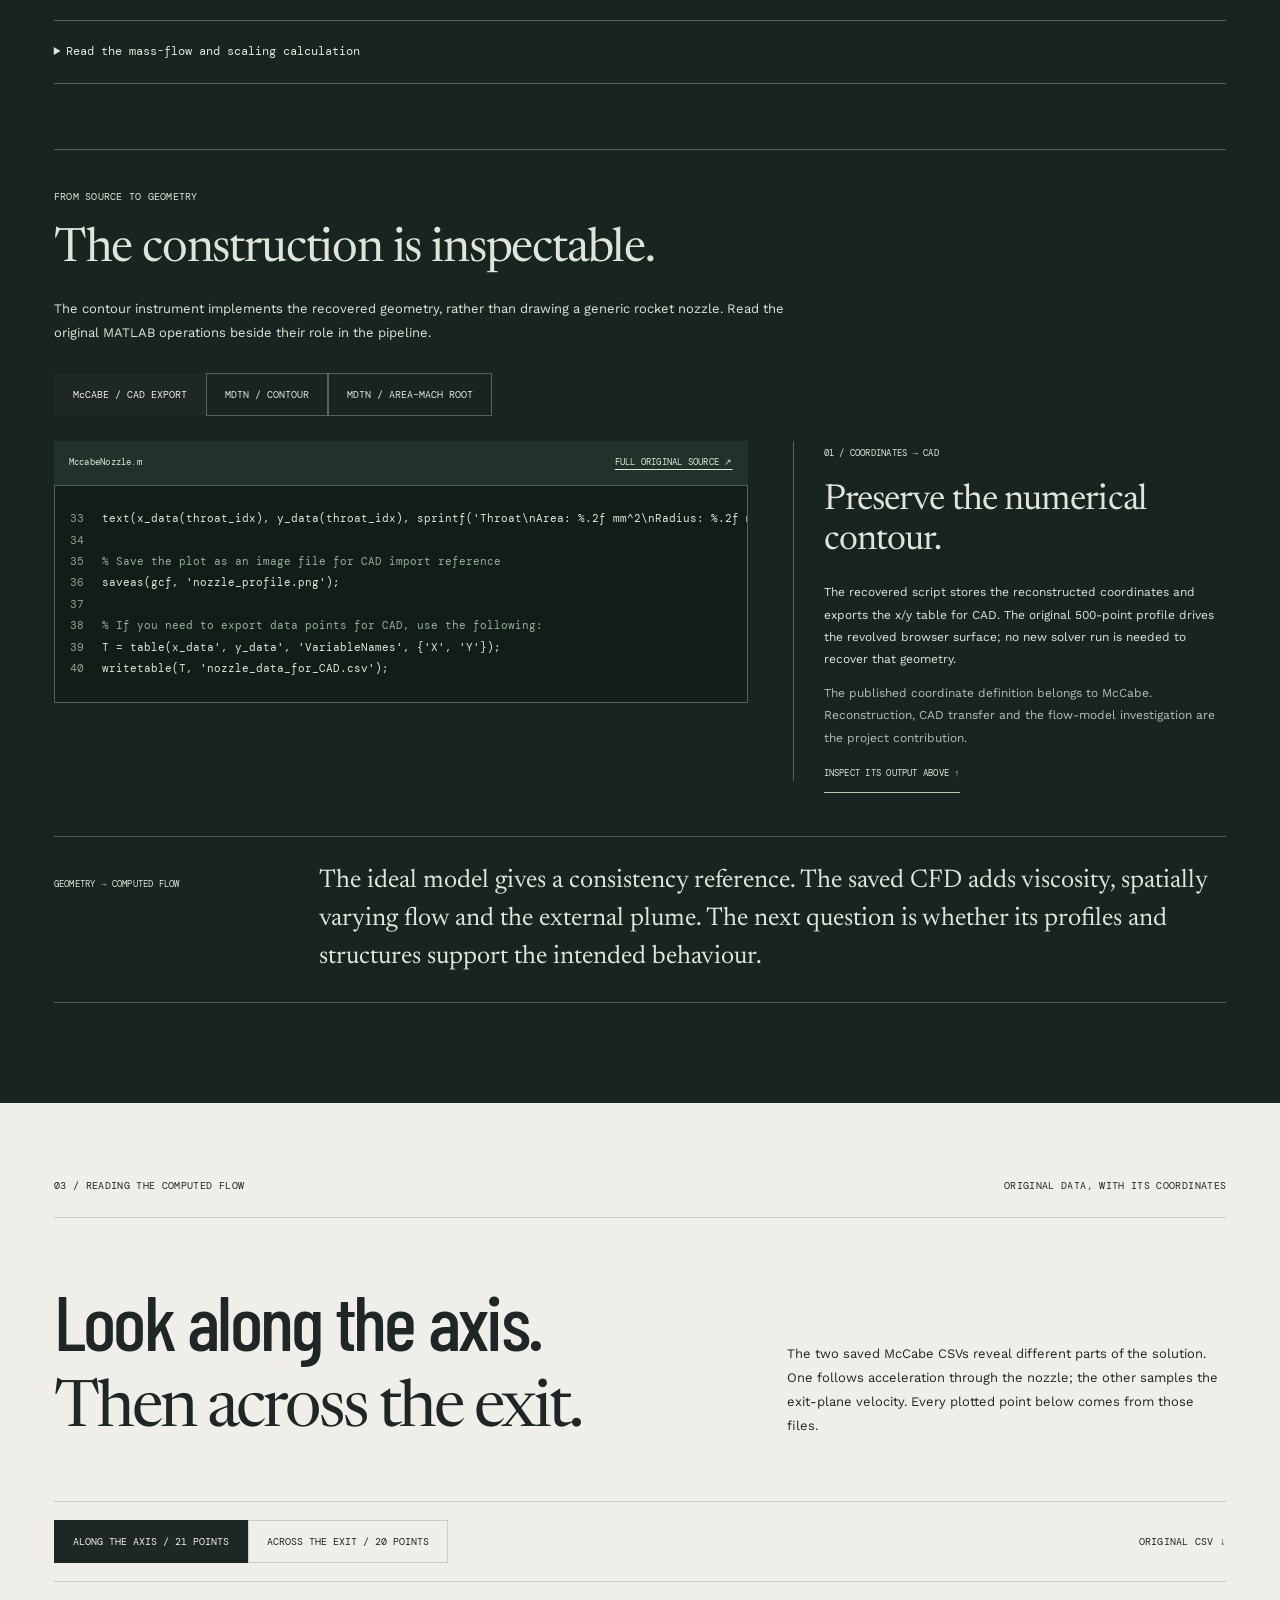
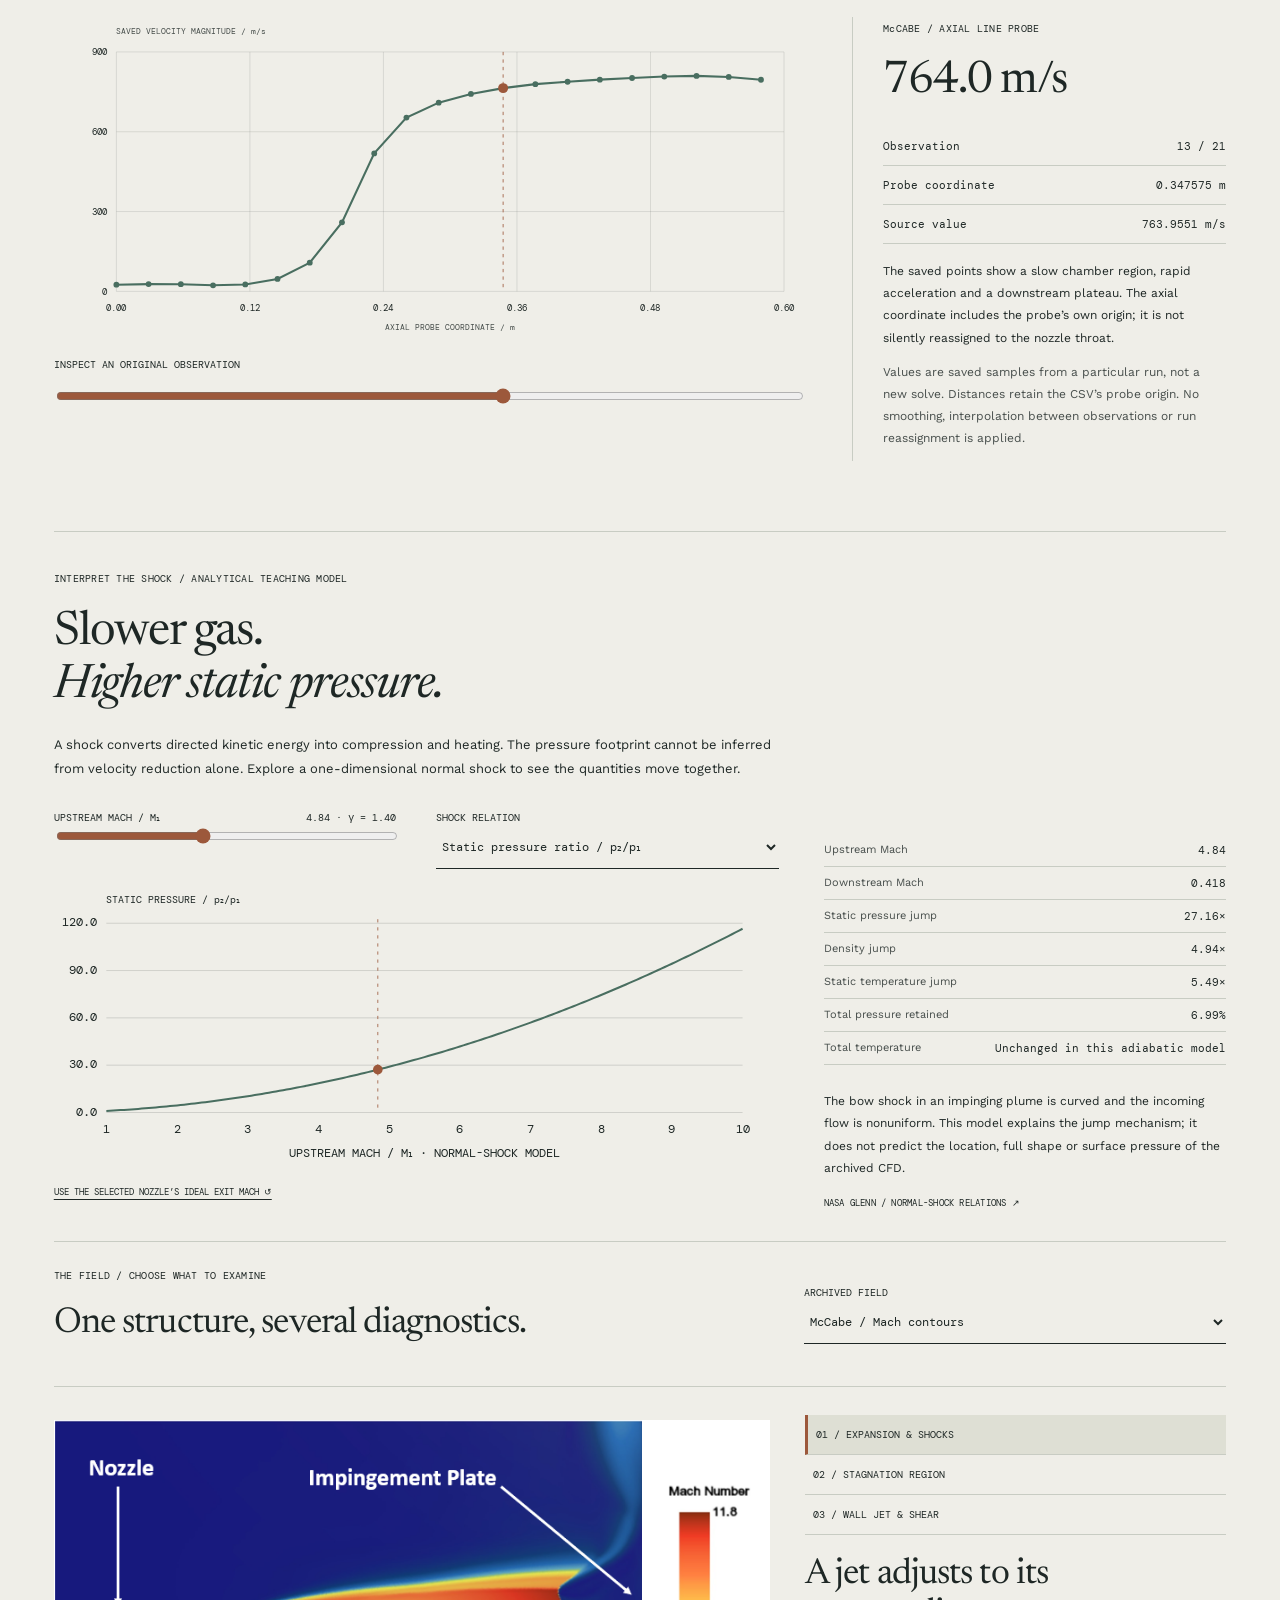
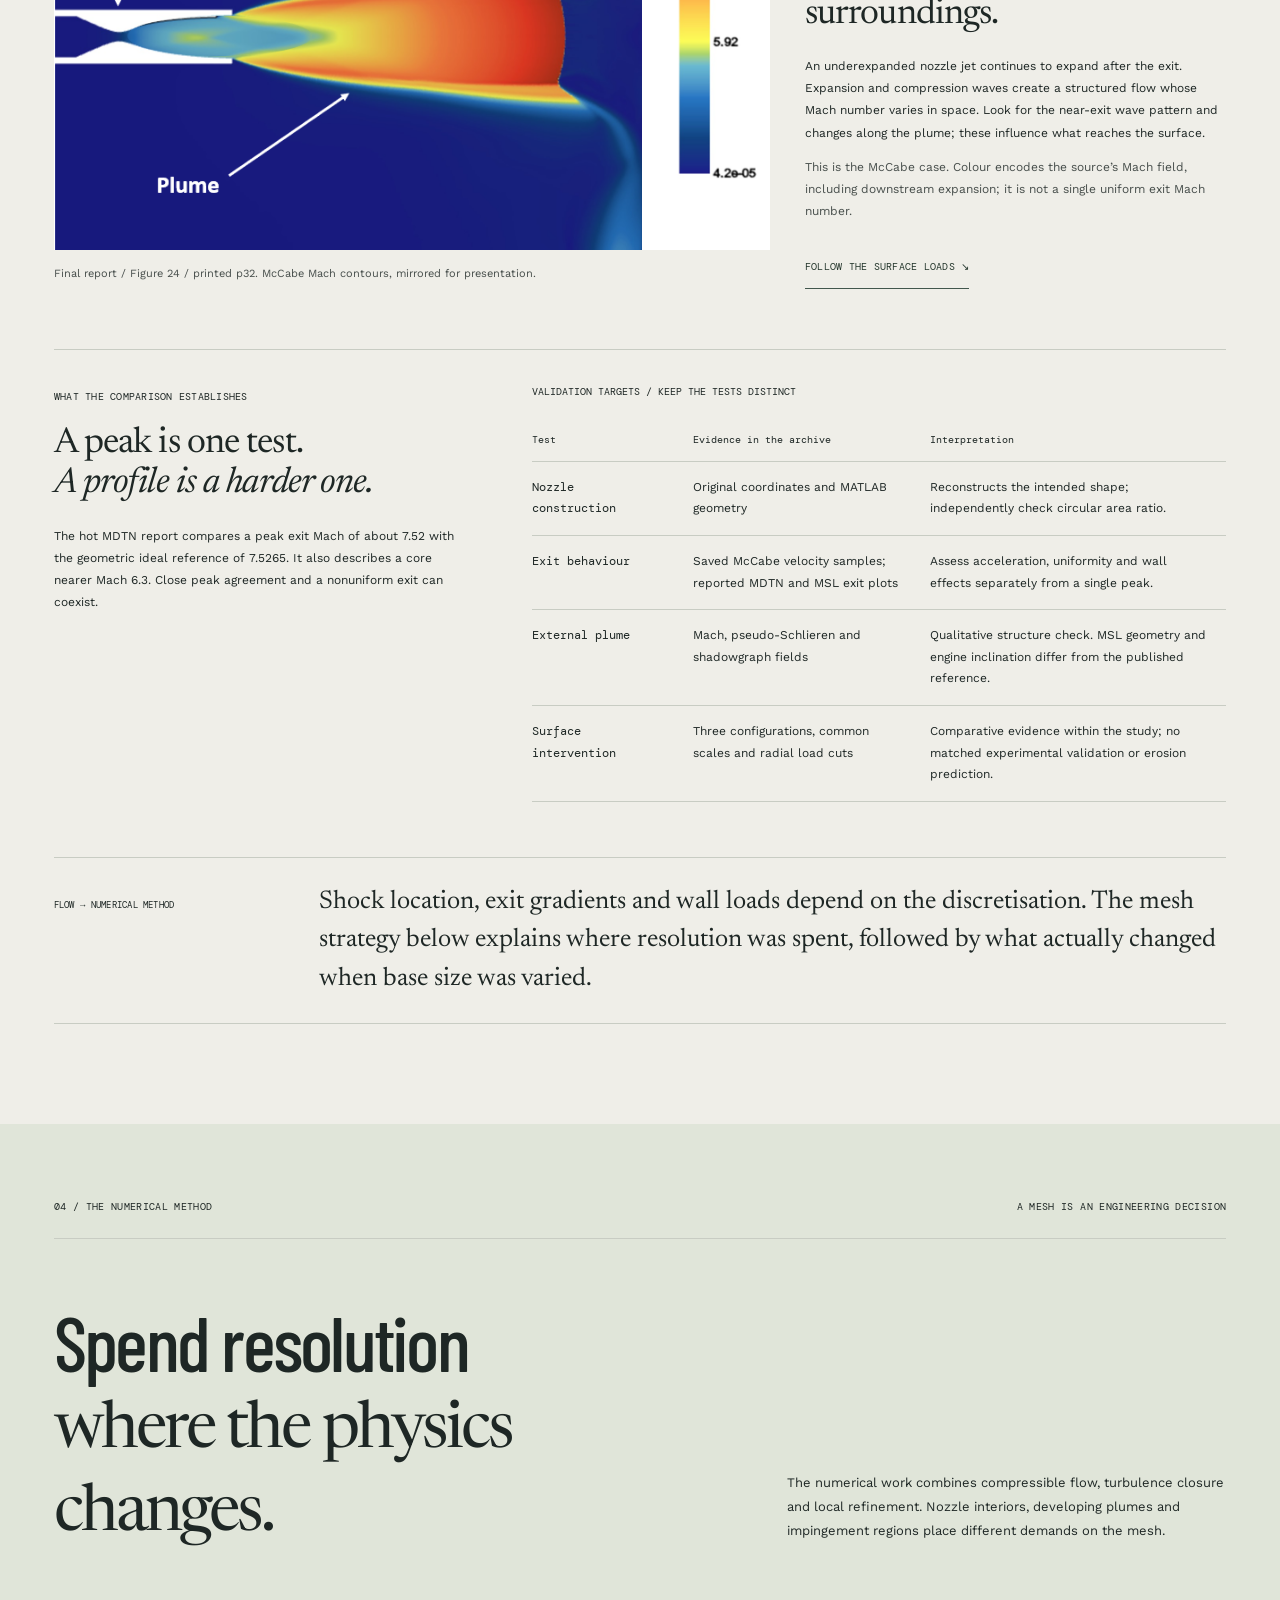
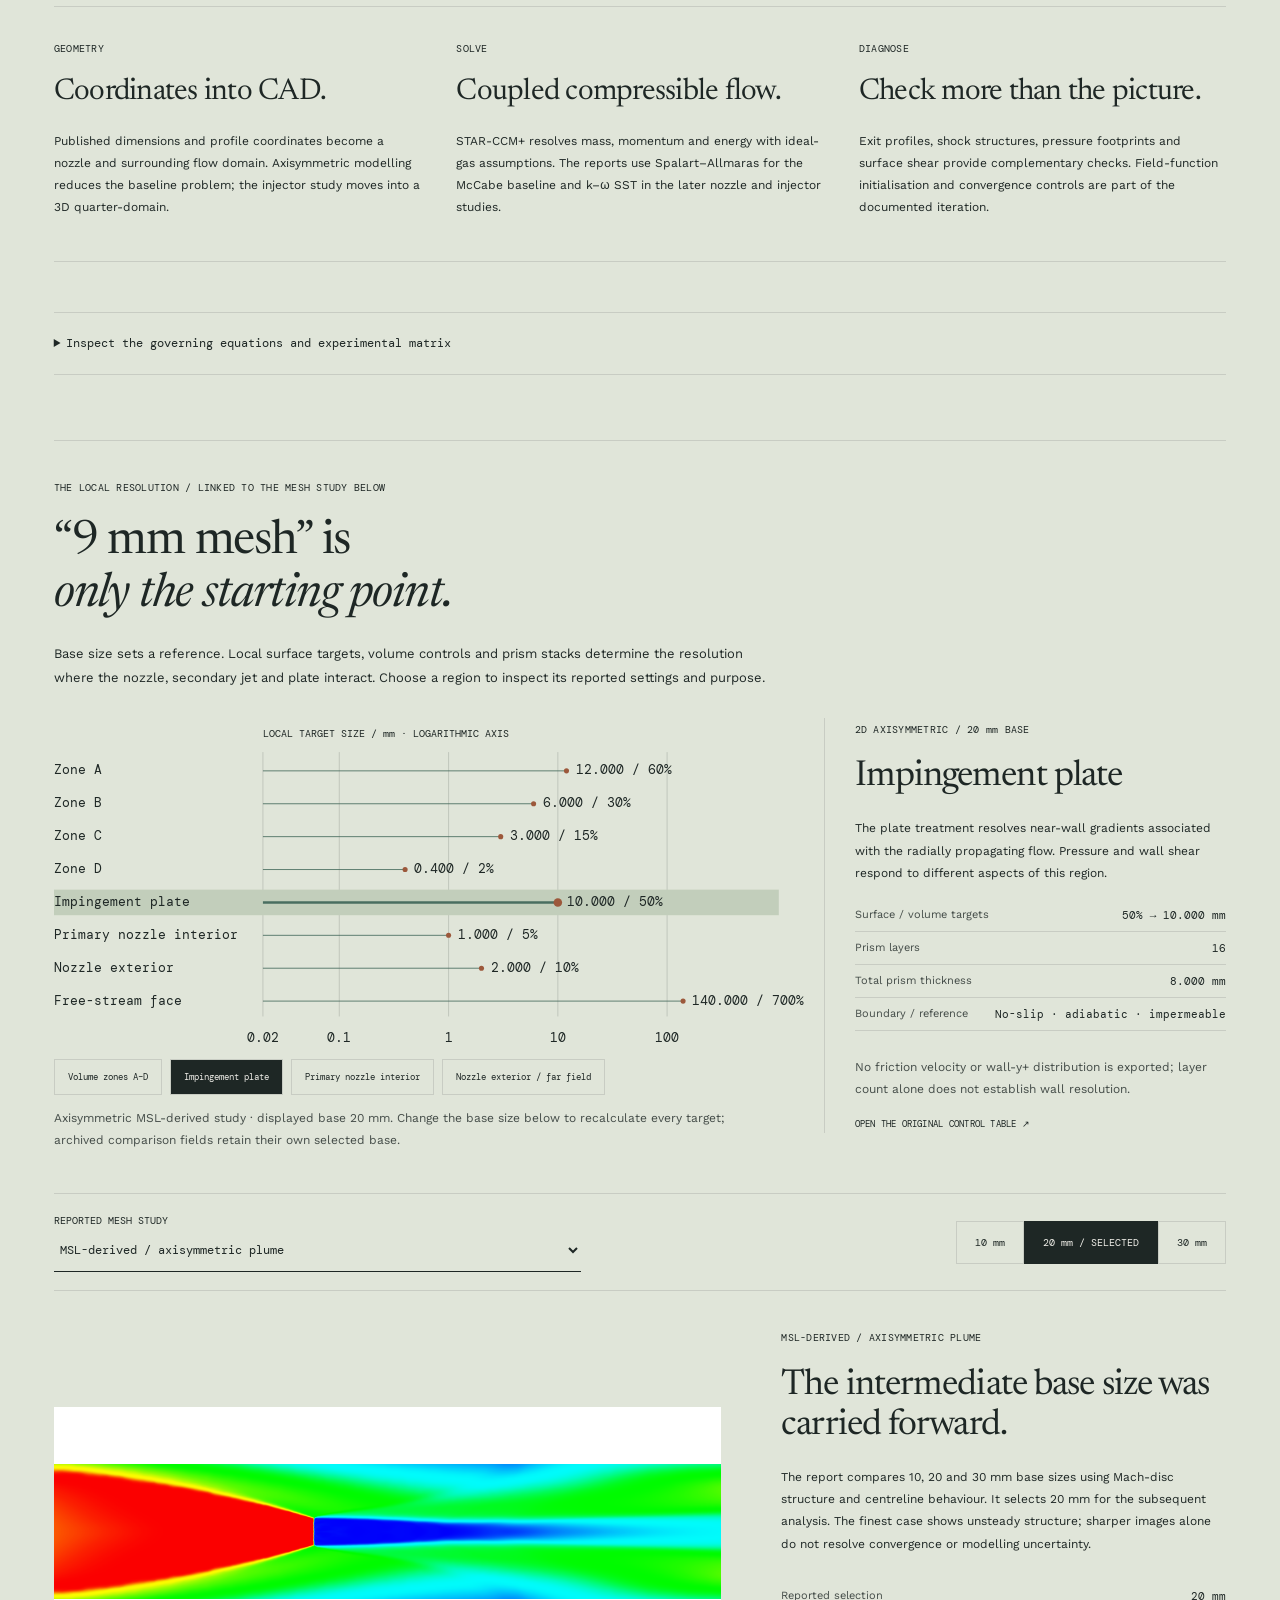
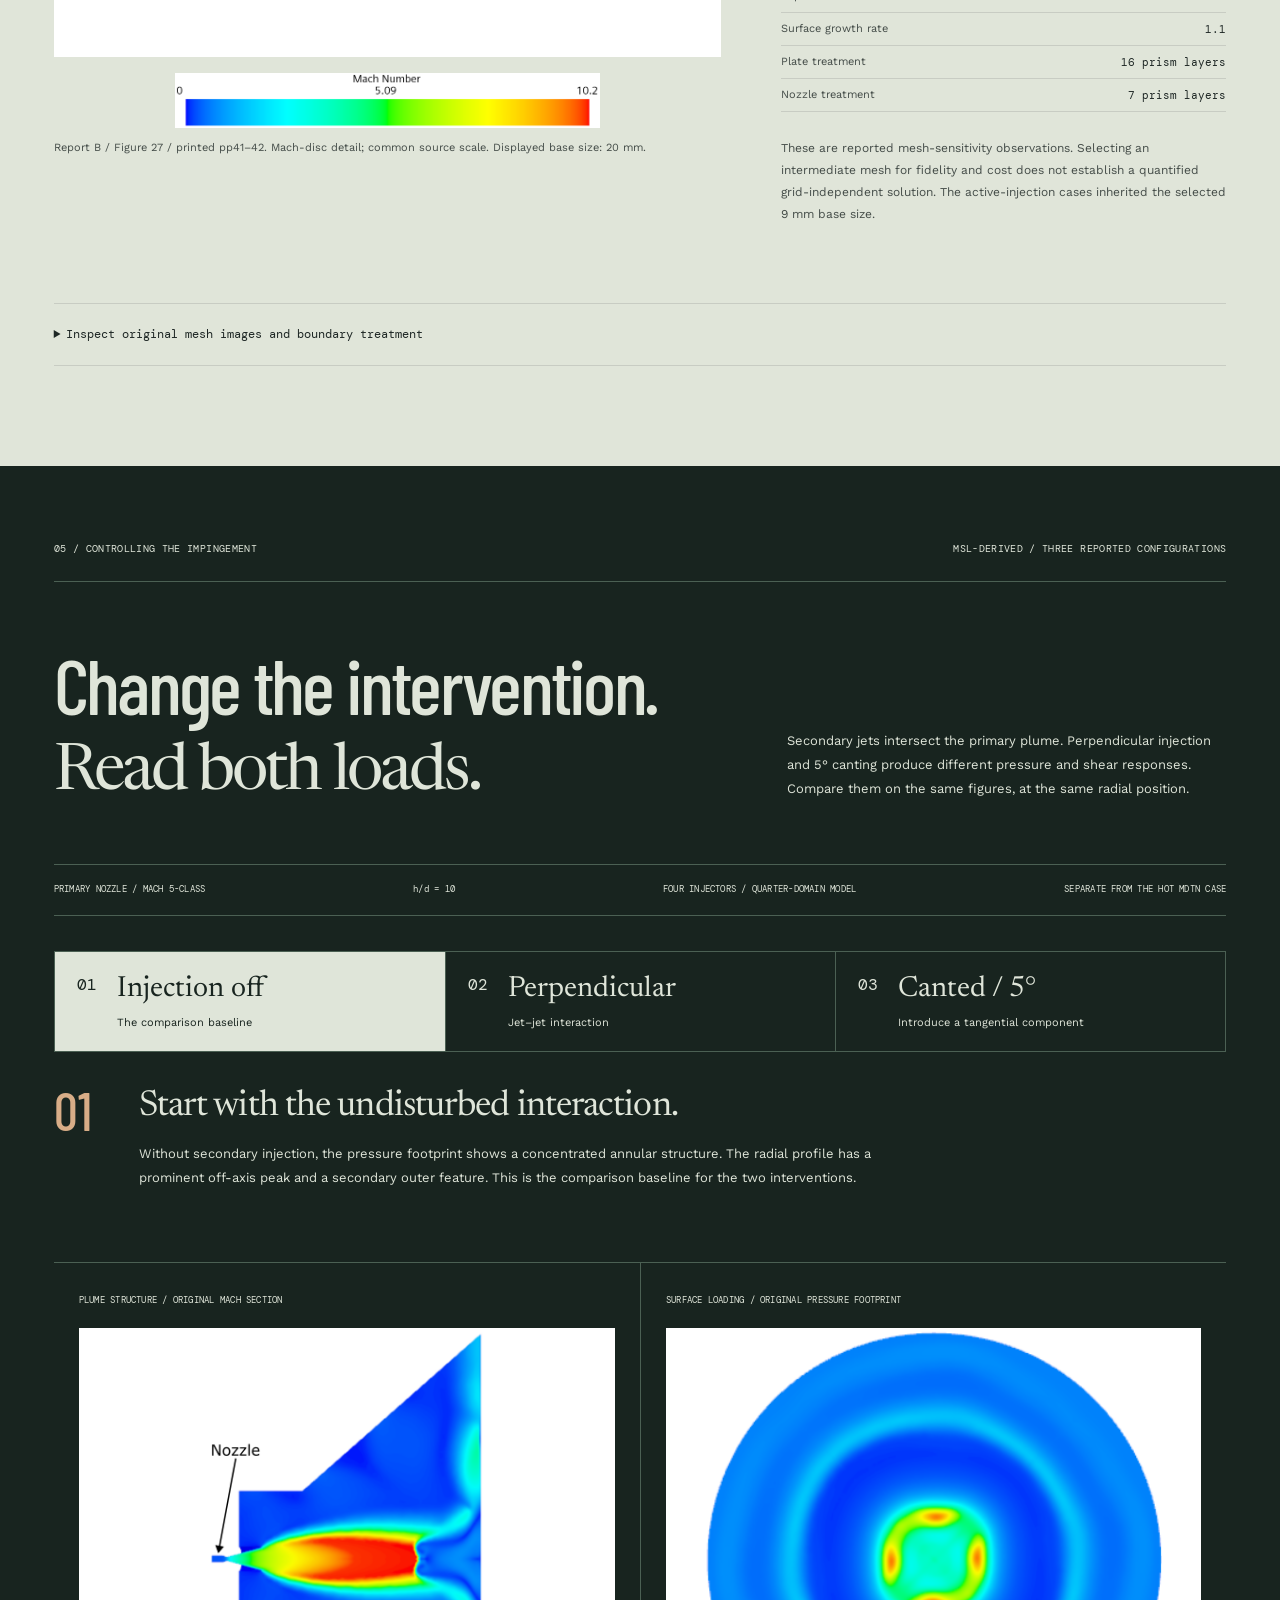
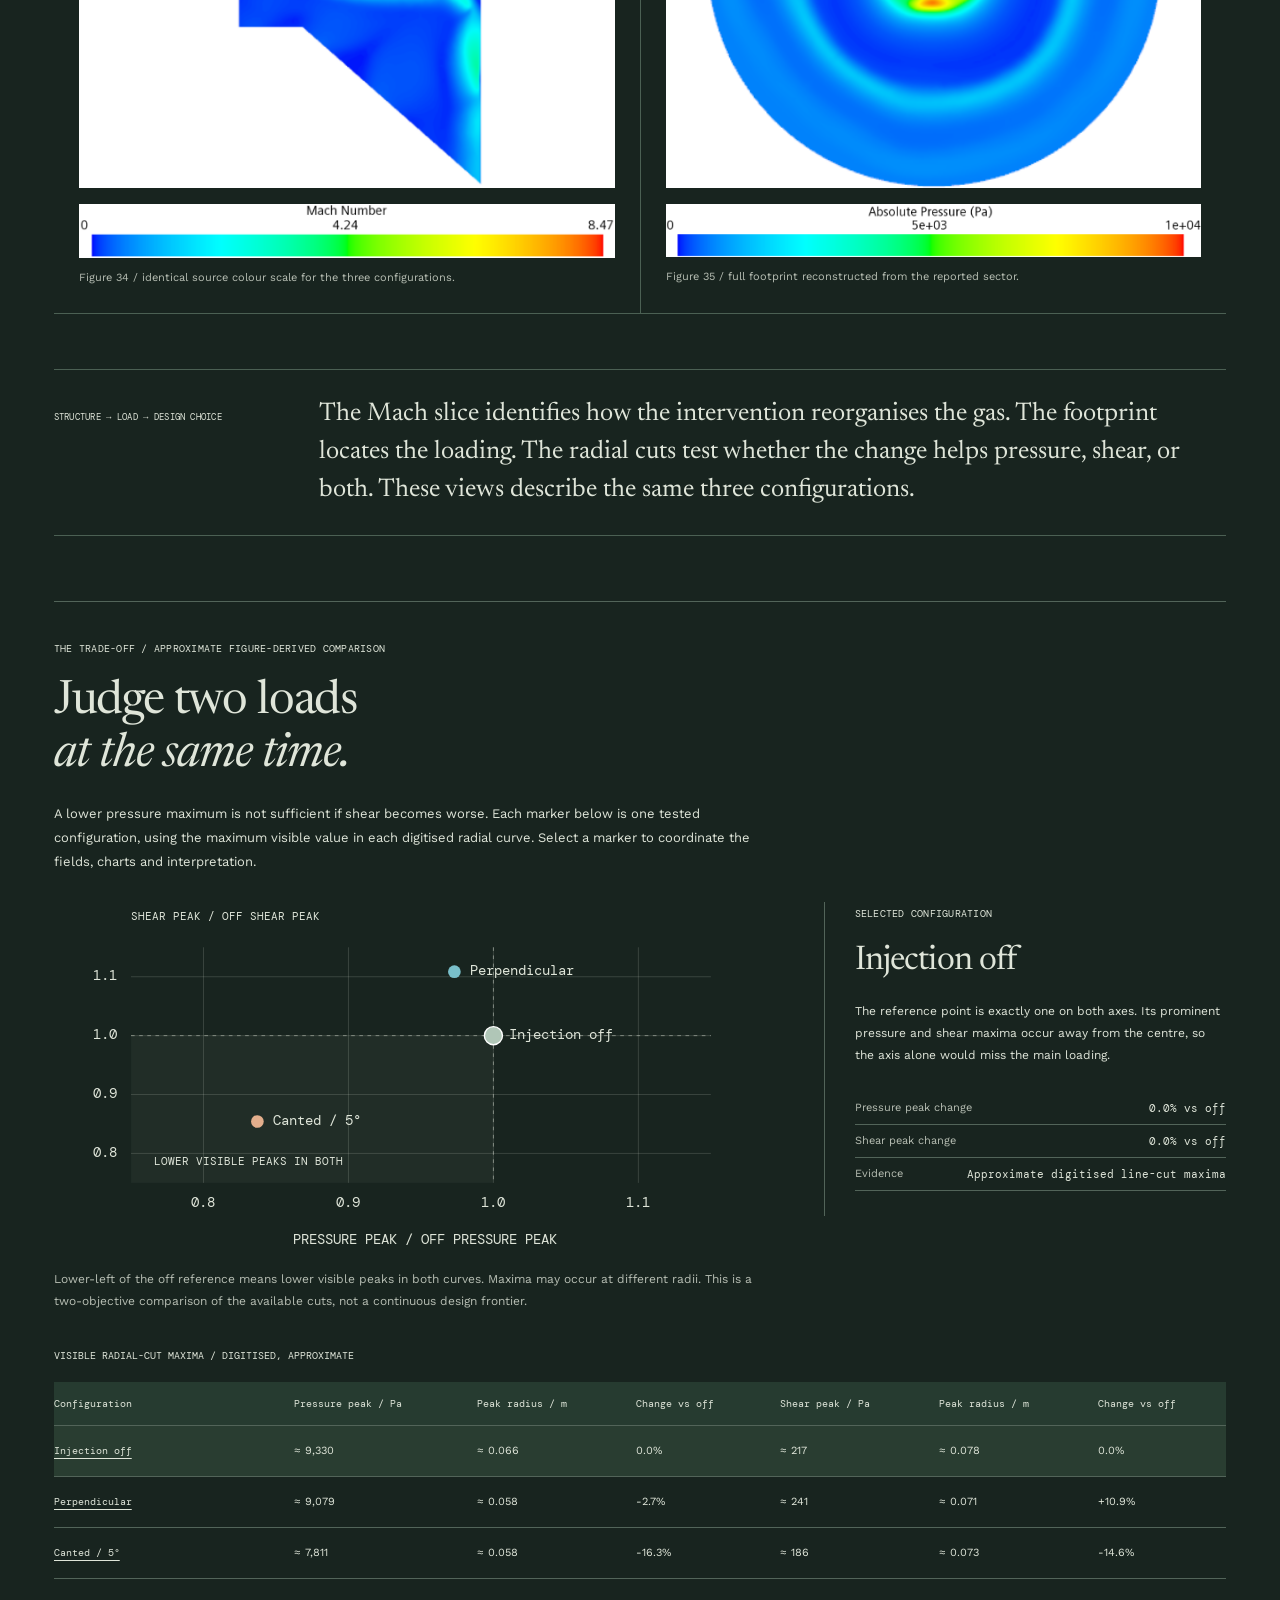
<file: hypersonic.html>
<!doctype html>
<html lang="en">
<head><meta charset="utf-8"><meta name="viewport" content="width=device-width,initial-scale=1"><meta name="theme-color" content="#19221f"><meta name="description" content="Sachin Bains' undergraduate research into hypersonic nozzle flow, planetary plume impingement and fluidic injection. Explore original geometry, saved velocity profiles and comparative surface loads."><title>Hypersonic plume impingement — Sachin Bains</title><link rel="stylesheet" href="styles.css"><link rel="stylesheet" href="hypersonic.css"><link rel="stylesheet" href="hypersonic-depth.css"></head>
<body class="plume-page"><a class="skip-link" href="#research">SKIP TO RESEARCH</a>
<header class="plume-header"><a class="brand" href="index.html"><span class="brand-symbol">S<span class="brand-cut">/</span>B</span><span class="brand-detail">SACHIN BAINS<small>ENGINEERING & COMPUTATION</small></span></a><a class="mono archive-return" href="index.html#index">← THE PROJECT ARCHIVE</a><span class="mono">STUDY 003 / AEROSPACE</span></header>
<main id="research">
<section class="plume-opening" id="opening"><div class="plume-ruler mono"><span>BEng RESEARCH / UNIVERSITY OF GLASGOW</span><span>COMPRESSIBLE FLOW · NUMERICAL INVESTIGATION</span></div><div class="plume-opening-grid"><div><p class="eyebrow">HYPERSONIC JET IMPINGEMENT</p><h1>A landing.<br><em>A flow problem.</em></h1><p class="plume-deck">An exhaust plume becomes a surface load. Can changing the flow change the consequences?</p><p class="plume-intro">Nozzle reconstruction, compressible CFD and a study of fluidic injection during planetary landing. Follow the investigation from the geometry that accelerates a gas to the pressure and shear it leaves on the ground.</p><a class="underlink mono" href="#geometry">OPEN THE NOZZLE LABORATORY ↘</a><a class="opening-result-link mono" href="#loadAnalysis">GO TO THE LOAD COMPARISON ↘</a></div><figure class="plume-opening-figure"><span class="mono">THE FIELD / MADE VISIBLE</span><button class="image-zoom hero-image" data-image="mccabe-schlieren.png" data-caption="McCabe pseudo-Schlieren diagnostic. Final report, Figure 26, printed p34. Density-change visualisation from the archived simulation; a static field, not a time sequence." aria-label="Enlarge original McCabe pseudo-Schlieren diagnostic"><img src="research/hypersonic/figures/mccabe-schlieren.png" alt="Original pseudo-Schlieren field showing the nozzle, intersecting Mach lines, bow shock, triple point and wall jet" width="1158" height="425"></button><figcaption><span class="mono">ORIGINAL CFD DIAGNOSTIC / McCABE CASE</span><p>Density changes reveal the shock structure. The nozzle is only the beginning of the interaction.</p></figcaption></figure></div><div class="plume-overview"><div><span class="mono">THE QUESTION</span><p>How do nozzle flow and secondary injection shape impingement?</p></div><div><span class="mono">THE WORK</span><p>MATLAB geometry · CAD · STAR-CCM+ · flow diagnostics</p></div><div><span class="mono">THE FINDING</span><p>Perpendicular injection raises peak shear. The canted case lowers both visible load peaks.</p></div></div></section>
<nav class="plume-chapters mono" aria-label="Research chapters"><a href="#question">01 / PROBLEM</a><a href="#geometry">02 / GEOMETRY</a><a href="#profiles">03 / FLOW</a><a href="#method">04 / METHOD</a><a href="#injection">05 / CONTROL</a><a href="#decisions">06 / DECISIONS</a><a href="#sources">07 / SOURCES</a></nav>
<section class="plume-section" id="question"><div class="plume-ruler mono"><span>01 / THE PHYSICAL PROBLEM</span><span>GAS FLOW → SURFACE LOADING</span></div><div class="plume-heading"><h2>The exhaust does<br><em>not stop at the nozzle.</em></h2><p>Close to touchdown, a landing engine directs high-speed gas at a surface. Shocks decelerate and redirect the plume; outward wall flow transfers momentum along the ground. The resulting loads motivate the investigation.</p></div><div class="problem-sequence"><article><span class="step-no">01</span><h3>Expand.</h3><p>The nozzle accelerates the gas. A pressure mismatch with the surroundings drives further expansion and compression outside the exit.</p><a href="#geometry" class="mono">EXAMINE THE NOZZLES ↘</a></article><article><span class="step-no">02</span><h3>Impingement.</h3><p>A shock and recirculating region can form above the plate. The largest pressure need not occur on the centreline.</p><a href="#profiles" class="mono">READ THE FLOW STRUCTURES ↘</a></article><article><span class="step-no">03</span><h3>Redistribute.</h3><p>Radial wall jets impose pressure and shear. Secondary injection is investigated as a way to alter both the structure and the loading.</p><a href="#injection" class="mono">COMPARE THE INTERVENTIONS ↘</a></article></div><div class="plume-editorial-note"><span class="mono">SCOPE OF THE INVESTIGATION</span><p>The simulations examine gas flow over an impermeable plate, principally under Martian atmospheric conditions. Regolith erosion and ejecta provide the motivation. Coupled soil motion, crater evolution and demonstrated particle containment are beyond the evidence presented here.</p></div>

<div class="research-bridge"><span class="mono">THE RESEARCH ARGUMENT</span><p>Build a credible nozzle model. Examine what survives the move into an impinging plume. Then judge an intervention against <em>both</em> normal and tangential loading.</p></div>
<div class="depth-exhibit" id="investigationMap"><div class="depth-title"><span class="mono">FOUR CONFIGURATIONS / TWO REPORTS</span><h3>The investigation branches.<br><em>The evidence stays attached.</em></h3><p>These are related engineering questions, not four interchangeable runs. Choose a branch to follow its purpose, implementation and result. The nozzle laboratory below follows your selection.</p></div>
<div class="research-route" role="group" aria-label="Research configuration"><button type="button" data-route="mccabe" aria-pressed="true"><span>A / FOUNDATION</span><strong>Reconstruct a known nozzle</strong><small>McCabe · Report A</small></button><button type="button" data-route="mdtn" aria-pressed="false"><span>B / HOT-FLOW BRANCH</span><strong>Increase the expansion</strong><small>MDTN · Report A</small></button><button type="button" data-route="msl" aria-pressed="false"><span>C / IMPINGEMENT BASELINE</span><strong>Resolve the wall interaction</strong><small>MSL-derived · Report B</small></button><button type="button" data-route="injector" aria-pressed="false"><span>D / THREE-DIMENSIONAL CONTROL</span><strong>Intervene in the plume</strong><small>Off / perpendicular / 5° · Report B</small></button></div>
<div class="route-reading" aria-live="polite"><div><span id="routeKicker" class="mono"></span><h3 id="routeTitle"></h3><p id="routeQuestion"></p></div><dl id="routeEvidence"></dl></div><div class="route-conclusion"><p id="routeConclusion"></p><a id="routeReport" class="mono" href="research/hypersonic/source/2557662B_ENG4110P_Final.pdf#page=24" target="_blank" rel="noopener">READ THIS PART OF THE REPORT ↗</a></div></div>
<div class="contribution-ledger"><span class="mono">MY IMPLEMENTATION</span><p>Reconstruct and generate nozzle geometry in MATLAB; transfer profiles into CAD; build axisymmetric and quarter-domain STAR-CCM+ models; prescribe local mesh and boundary controls; diagnose nozzle acceleration, shock structures and wall loads; compare fluidic-injection configurations. Published nozzle definitions and cited methods provide the starting points.</p></div>
</section>
<section class="plume-section plume-dark" id="geometry"><div class="plume-ruler mono"><span>02 / THE NOZZLE LABORATORY</span><span>GEOMETRY · IDEAL FLOW · ORIGINAL COORDINATES</span></div><div class="plume-heading"><h2>A contour has<br><em>consequences.</em></h2><p>Choose a nozzle, rotate its geometry and inspect the expansion. The analytical values are calculated here from the selected geometry and assumptions. They provide a reference against which to read the saved CFD.</p></div>
<div class="plume-case-select" role="group" aria-label="Select nozzle investigation"><button type="button" data-case="mccabe" aria-pressed="true"><span class="mono">A / FOUNDATION</span><strong>McCabe</strong><small>Mach 5-class benchmark geometry</small></button><button type="button" data-case="mdtn" aria-pressed="false"><span class="mono">B / HOT-FLOW STUDY</span><strong>Martian descent</strong><small>Fontes–Metzger-based geometry</small></button><button type="button" data-case="msl" aria-pressed="false"><span class="mono">C / CONTROL STUDY</span><strong>MSL-derived</strong><small>Baseline for 3D fluidic injection</small></button></div>
<div class="geometry-instrument"><div class="geometry-stage"><div class="instrument-top mono"><span id="geometryLabel">A / McCABE GEOMETRY</span><span>DRAG TO ORBIT · SCROLL TO ZOOM</span></div><canvas id="nozzleCanvas" width="1100" height="650" tabindex="0" role="img" aria-label="Interactive three-dimensional nozzle geometry. Drag to rotate; arrow keys rotate; plus and minus zoom."></canvas><div class="geometry-actions"><button type="button" id="geometryCut" aria-pressed="false">OPEN A QUARTER SECTION</button><button type="button" id="resetCamera">RESET VIEW ↺</button></div><p class="instrument-caption" id="geometryCaption">Surface of revolution constructed from the original 500-point coordinate CSV. This is geometry, not a simulated flow volume.</p></div><aside class="geometry-controls"><span class="mono">THE SELECTED INVESTIGATION</span><h3 id="caseTitle">A baseline with a known profile.</h3><p id="caseDescription"></p><dl id="caseConditions" class="case-conditions"></dl><details><summary>Explore the analytical assumptions</summary><p class="microcopy">These controls recalculate an ideal, calorically perfect, isentropic reference. Archived CFD fields remain associated with their original case conditions.</p><label for="nozzleScale">GEOMETRIC SCALE <output id="scaleValue">1.00×</output></label><input id="nozzleScale" type="range" min="0.25" max="1" step="0.05" value="1"><label for="gammaInput">SPECIFIC HEAT RATIO γ <output id="gammaValue">1.40</output></label><input id="gammaInput" type="range" min="1.2" max="1.67" step="0.01" value="1.4"><label for="totalTemperature">STAGNATION TEMPERATURE / K</label><input id="totalTemperature" type="number" min="100" max="4000" step="10" value="300"><label for="totalPressure">STAGNATION PRESSURE / MPa</label><input id="totalPressure" type="number" min="0.01" max="30" step="0.001" value="5"><button type="button" id="resetAssumptions" class="text-button">RESTORE THIS CASE’S REFERENCE VALUES ↺</button></details><a id="caseSource" class="source-inline mono" href="research/hypersonic/source/nozzle_profile.csv">OPEN THE NUMERICAL SOURCE ↗</a></aside></div>
<div id="nozzleStats" class="plume-stats" aria-live="polite"></div><div class="contour-head"><div><span class="mono">THE PROFILE / LIVE ANALYTICAL REFERENCE</span><h3>Find the throat. Follow the expansion.</h3></div><label for="nozzlePosition">AXIAL POSITION <output id="nozzlePositionValue"></output><input id="nozzlePosition" type="range" min="0" max="1000" value="750"></label></div><div class="plume-chart-wrap"><svg id="nozzleContour" viewBox="0 0 1050 330" role="img" aria-label="Selected nozzle contour and linked axial inspection position"></svg></div><div id="localState" class="local-state" aria-live="polite"></div><div class="reference-chart-heading"><div><span class="mono">CALCULATED ALONG THE SELECTED CONTOUR</span><p>Move the axial probe above. Geometry, local state and the analytical curve respond together.</p></div><label>IDEAL-FLOW QUANTITY<select id="referenceQuantity"><option value="mach">Mach number / M</option><option value="temperature">Static temperature / T/T₀</option><option value="pressure">Static pressure / p/p₀</option><option value="velocity">Velocity / m/s</option></select></label></div><div class="plume-chart-wrap"><svg id="referenceChart" viewBox="0 0 1050 300" role="img" aria-label="Live ideal-flow quantity along the selected nozzle, linked to the geometry probe"></svg></div><p class="microcopy">A/A* and M follow the selected radius profile; the subsonic branch is used upstream of the throat and the supersonic branch downstream. This quasi-one-dimensional reference excludes shocks, boundary layers, heat transfer and chemistry. Scaling the geometry preserves its area ratio, but does not by itself preserve Reynolds number.</p>
<div class="depth-exhibit pressure-budget" id="pressureBudget"><div class="depth-title"><span class="mono">CONNECT THE EXIT TO THE ATMOSPHERE / LIVE IDEAL REFERENCE</span><h3>Expansion does not end<br><em>at the exit plane.</em></h3><p>Chamber pressure is not exit pressure. Compare the calculated exit static pressure with the surroundings to understand why the external plume continues to adjust.</p></div><div class="budget-layout"><div><svg id="pressureBudgetChart" viewBox="0 0 900 210" role="img" aria-label="Chamber, ideal exit and ambient pressures on a logarithmic scale"></svg><p class="microcopy">Logarithmic pressure axis. Chamber p₀ is a total pressure; exit pₑ and ambient pₐ are static pressures. All values follow the selected nozzle and analytical assumptions above.</p></div><div><label for="ambientPressure">ANALYTICAL AMBIENT PRESSURE / Pa<input id="ambientPressure" type="number" min="100" max="120000" step="1" value="600"></label><button class="text-button" type="button" id="restoreAmbient">RESTORE REPORTED ATMOSPHERE ↺</button><h3 id="expansionRegime"></h3><p id="expansionReading"></p></div></div><div class="plume-stats" id="pressureBudgetStats" aria-live="polite"></div><details class="wide-details"><summary>Read the mass-flow and scaling calculation</summary><p>For an ideal choked throat, ṁ = A* p₀ / √T₀ · √(γ/R) · [2/(γ+1)]<sup>(γ+1)/(2(γ−1))</sup>. This is a calculated reference capacity with unit discharge coefficient, not a measured mass flow or an estimate of injector propellant cost. With the same gas and stagnation conditions, halving every geometric length preserves ideal exit Mach and divides this reference mass flow by four.</p><p>Changing the ambient value here compares pressure mismatch only. It does not solve internal separation, shock motion or a new plume. At high back pressure, the assumed fully expanded supersonic nozzle branch may cease to describe the physical flow.</p><a class="mono" href="https://www.grc.nasa.gov/www/k-12/airplane/mflchk.html" target="_blank" rel="noopener">NASA GLENN / COMPRESSIBLE MASS FLOW ↗</a></details></div>
<div class="depth-exhibit source-workbench" id="construction"><div class="depth-title"><span class="mono">FROM SOURCE TO GEOMETRY</span><h3>The construction is inspectable.</h3><p>The contour instrument implements the recovered geometry, rather than drawing a generic rocket nozzle. Read the original MATLAB operations beside their role in the pipeline.</p></div><div class="source-tabs segmented" role="group" aria-label="Original geometry code"><button type="button" data-code="export" aria-pressed="true">McCABE / CAD EXPORT</button><button type="button" data-code="shape" aria-pressed="false">MDTN / CONTOUR</button><button type="button" data-code="root" aria-pressed="false">MDTN / AREA–MACH ROOT</button></div><div class="code-layout"><div><div class="code-header mono"><span id="codeFile"></span><a id="codeDownload" href="research/hypersonic/source/MccabeNozzle.m">FULL ORIGINAL SOURCE ↗</a></div><pre id="originalCode" tabindex="0" aria-label="Original MATLAB excerpt with source line numbers"></pre></div><aside aria-live="polite"><span id="codeStep" class="mono"></span><h3 id="codeTitle"></h3><p id="codeReading"></p><p id="codeCaution" class="microcopy"></p><a id="codeFollow" class="underlink mono" href="#geometry">INSPECT ITS OUTPUT ABOVE ↑</a></aside></div></div>
<div class="research-bridge"><span class="mono">GEOMETRY → COMPUTED FLOW</span><p>The ideal model gives a consistency reference. The saved CFD adds viscosity, spatially varying flow and the external plume. The next question is whether its profiles and structures support the intended behaviour.</p></div>
</section>

<section class="plume-section" id="profiles"><div class="plume-ruler mono"><span>03 / READING THE COMPUTED FLOW</span><span>ORIGINAL DATA, WITH ITS COORDINATES</span></div><div class="plume-heading"><h2>Look along the axis.<br><em>Then across the exit.</em></h2><p>The two saved McCabe CSVs reveal different parts of the solution. One follows acceleration through the nozzle; the other samples the exit-plane velocity. Every plotted point below comes from those files.</p></div><div class="profile-toolbar"><div class="segmented" role="group" aria-label="Velocity sampling direction"><button type="button" data-profile="axial" aria-pressed="true">ALONG THE AXIS / 21 POINTS</button><button type="button" data-profile="radial" aria-pressed="false">ACROSS THE EXIT / 20 POINTS</button></div><a id="profileDownload" href="research/hypersonic/source/McCabeNozzleGasVelocityNozzleAxis.csv" class="mono">ORIGINAL CSV ↓</a></div><div class="profile-layout"><div><div class="plume-chart-wrap"><svg id="velocityChart" viewBox="0 0 900 390" role="img" aria-label="Original saved velocity profile with selectable observations"></svg></div><label class="probe-slider" for="profileProbe">INSPECT AN ORIGINAL OBSERVATION <input id="profileProbe" type="range" min="0" max="20" value="12"></label></div><aside class="profile-reading"><span class="mono" id="profileKind">AXIAL LINE PROBE</span><h3 id="profileObservation"></h3><dl id="profileValues"></dl><p id="profileInterpretation"></p><p class="microcopy">Values are saved samples from a particular run, not a new solve. Distances retain the CSV’s probe origin. No smoothing, interpolation between observations or run reassignment is applied.</p></aside></div>

<div class="depth-exhibit shock-exhibit" id="shockPhysics"><div class="depth-title"><span class="mono">INTERPRET THE SHOCK / ANALYTICAL TEACHING MODEL</span><h3>Slower gas.<br><em>Higher static pressure.</em></h3><p>A shock converts directed kinetic energy into compression and heating. The pressure footprint cannot be inferred from velocity reduction alone. Explore a one-dimensional normal shock to see the quantities move together.</p></div><div class="shock-layout"><div><div class="depth-toolbar"><label for="shockMach">UPSTREAM MACH / M₁ <output id="shockMachValue"></output><input id="shockMach" type="range" min="1" max="10" step="0.01" value="4.84"></label><label for="shockQuantity">SHOCK RELATION<select id="shockQuantity"><option value="pressure">Static pressure ratio / p₂/p₁</option><option value="temperature">Static temperature ratio / T₂/T₁</option><option value="totalPressure">Total pressure retained / p₀₂/p₀₁</option></select></label></div><svg id="shockChart" viewBox="0 0 900 340" role="img" aria-label="Normal-shock relation versus upstream Mach number with selected reference point"></svg><button type="button" class="text-button" id="shockUseExit">USE THE SELECTED NOZZLE’S IDEAL EXIT MACH ↺</button></div><aside><dl id="shockValues" class="case-conditions" aria-live="polite"></dl><p>The bow shock in an impinging plume is curved and the incoming flow is nonuniform. This model explains the jump mechanism; it does not predict the location, full shape or surface pressure of the archived CFD.</p><a class="mono" href="https://www.grc.nasa.gov/www/k-12/airplane/normal.html" target="_blank" rel="noopener">NASA GLENN / NORMAL-SHOCK RELATIONS ↗</a></aside></div></div>
<div class="flow-atlas"><div class="flow-top"><div><span class="mono">THE FIELD / CHOOSE WHAT TO EXAMINE</span><h3>One structure, several diagnostics.</h3></div><label>ARCHIVED FIELD<select id="fieldView"><option value="mccabe-mach">McCabe / Mach contours</option><option value="mccabe-schlieren">McCabe / pseudo-Schlieren</option><option value="mccabe-shadowgraph">McCabe / shadowgraph</option><option value="mdtn-mach">Hot MDTN / Mach contours</option><option value="msl-mach">MSL-derived / Mach contours</option><option value="msl-schlieren">MSL-derived / combined diagnostic</option></select></label></div><div class="field-layout"><figure><button id="fieldZoom" class="image-zoom" aria-label="Enlarge selected original flow diagnostic"><img id="flowImage" src="research/hypersonic/figures/mccabe-mach.png" alt="McCabe Mach contour from the final report" loading="lazy"></button><figcaption id="flowCaption"></figcaption></figure><div class="field-reading"><div class="feature-buttons" role="group" aria-label="Flow feature to understand"><button type="button" data-feature="expansion" aria-pressed="true">01 / EXPANSION & SHOCKS</button><button type="button" data-feature="bubble" aria-pressed="false">02 / STAGNATION REGION</button><button type="button" data-feature="wall" aria-pressed="false">03 / WALL JET & SHEAR</button></div><h3 id="featureTitle"></h3><p id="featureReading"></p><p id="fieldContext" class="microcopy"></p><a href="#injection" class="underlink mono">FOLLOW THE SURFACE LOADS ↘</a></div></div></div>
<div class="validation-ledger"><div><span class="mono">WHAT THE COMPARISON ESTABLISHES</span><h3>A peak is one test.<br><em>A profile is a harder one.</em></h3><p>The hot MDTN report compares a peak exit Mach of about 7.52 with the geometric ideal reference of 7.5265. It also describes a core nearer Mach 6.3. Close peak agreement and a nonuniform exit can coexist.</p></div><div class="matrix-scroll"><table class="research-matrix"><caption>VALIDATION TARGETS / KEEP THE TESTS DISTINCT</caption><thead><tr><th>Test</th><th>Evidence in the archive</th><th>Interpretation</th></tr></thead><tbody><tr><td>Nozzle construction</td><td>Original coordinates and MATLAB geometry</td><td>Reconstructs the intended shape; independently check circular area ratio.</td></tr><tr><td>Exit behaviour</td><td>Saved McCabe velocity samples; reported MDTN and MSL exit plots</td><td>Assess acceleration, uniformity and wall effects separately from a single peak.</td></tr><tr><td>External plume</td><td>Mach, pseudo-Schlieren and shadowgraph fields</td><td>Qualitative structure check. MSL geometry and engine inclination differ from the published reference.</td></tr><tr><td>Surface intervention</td><td>Three configurations, common scales and radial load cuts</td><td>Comparative evidence within the study; no matched experimental validation or erosion prediction.</td></tr></tbody></table></div></div><div class="research-bridge"><span class="mono">FLOW → NUMERICAL METHOD</span><p>Shock location, exit gradients and wall loads depend on the discretisation. The mesh strategy below explains where resolution was spent, followed by what actually changed when base size was varied.</p></div>
</section>

<section class="plume-section plume-sage" id="method"><div class="plume-ruler mono"><span>04 / THE NUMERICAL METHOD</span><span>A MESH IS AN ENGINEERING DECISION</span></div><div class="plume-heading"><h2>Spend resolution<br><em>where the physics changes.</em></h2><p>The numerical work combines compressible flow, turbulence closure and local refinement. Nozzle interiors, developing plumes and impingement regions place different demands on the mesh.</p></div><div class="method-strip"><article><span class="mono">GEOMETRY</span><h3>Coordinates into CAD.</h3><p>Published dimensions and profile coordinates become a nozzle and surrounding flow domain. Axisymmetric modelling reduces the baseline problem; the injector study moves into a 3D quarter-domain.</p></article><article><span class="mono">SOLVE</span><h3>Coupled compressible flow.</h3><p>STAR-CCM+ resolves mass, momentum and energy with ideal-gas assumptions. The reports use Spalart–Allmaras for the McCabe baseline and k–ω SST in the later nozzle and injector studies.</p></article><article><span class="mono">DIAGNOSE</span><h3>Check more than the picture.</h3><p>Exit profiles, shock structures, pressure footprints and surface shear provide complementary checks. Field-function initialisation and convergence controls are part of the documented iteration.</p></article></div>
<details class="wide-details method-equations"><summary>Inspect the governing equations and experimental matrix</summary><p>The compressible-flow model balances mass, momentum and total energy. For the mean-flow formulation, turbulence closure models the unresolved stresses. This is a numerical gas-flow investigation with prescribed inlets, walls and atmospheric outlets.</p><div class="governing-equations"><p>∂ρ/∂t + ∇·(ρu) = 0</p><p>∂(ρu)/∂t + ∇·(ρu⊗u + pI) = ∇·τ + ρf</p><p>∂(ρE)/∂t + ∇·[(ρE+p)u] = ∇·(τ·u − q) + ρf·u</p></div><p>ρ is density, u velocity, p static pressure, τ the modelled viscous/turbulent stress, E total energy per unit mass and q heat flux. These conservation equations describe the CFD problem; the browser’s nozzle instrument uses the simpler isentropic reference.</p><div class="matrix-scroll"><table class="research-matrix"><caption>SEPARATE CONFIGURATIONS / REPORTED CONDITIONS</caption><thead><tr><th>Investigation</th><th>Chamber reference</th><th>Surroundings</th><th>Role and completion</th></tr></thead><tbody><tr><td>McCabe</td><td>N₂ · 300 K · 5 MPa</td><td>600 Pa · 300 K</td><td>Axisymmetric nozzle and plume investigation; original velocity CSVs available.</td></tr><tr><td>Hot MDTN</td><td>Air · 3,300 K · 20.265 MPa</td><td>699 Pa · 210 K</td><td>Axisymmetric hot-flow results; proposed 20°/45° microjet placement.</td></tr><tr><td>MSL-derived baseline</td><td>N₂ · 300 K · 1.675 MPa table value</td><td>690 Pa · 290 K</td><td>h/d = 34.5; mesh study and plume diagnostics.</td></tr><tr><td>3D fluidic injection</td><td>MSL-derived primary configuration</td><td>690 Pa · 290 K</td><td>h/d = 10; off, perpendicular and 5° canted comparison.</td></tr></tbody></table></div><p class="microcopy">The source alternates 1.675 and 1.765 MPa for the MSL-derived chamber pressure. The analytical instrument uses the table value; it does not silently resolve the native-case setting. Species-fraction transcription and injector Mach inconsistencies are recorded in the source notes.</p></details>
<div class="depth-exhibit mesh-design" id="meshDesign"><div class="depth-title"><span class="mono">THE LOCAL RESOLUTION / LINKED TO THE MESH STUDY BELOW</span><h3>“9 mm mesh” is<br><em>only the starting point.</em></h3><p>Base size sets a reference. Local surface targets, volume controls and prism stacks determine the resolution where the nozzle, secondary jet and plate interact. Choose a region to inspect its reported settings and purpose.</p></div><div class="mesh-design-layout"><div><svg id="meshTargetChart" viewBox="0 0 850 400" role="img" aria-label="Reported mesh target sizes converted from percentages to millimetres"></svg><div id="meshRegionChoices" class="region-choices" role="group" aria-label="Inspect mesh region"></div><p id="meshTargetCaption" class="microcopy"></p></div><aside aria-live="polite"><span id="meshRegionKicker" class="mono"></span><h3 id="meshRegionTitle"></h3><p id="meshRegionReading"></p><dl id="meshRegionValues" class="case-conditions"></dl><p id="meshRegionNote" class="microcopy"></p><a id="meshRegionSource" class="mono" href="research/hypersonic/source/Second_Version.pdf#page=45" target="_blank" rel="noopener">OPEN THE ORIGINAL CONTROL TABLE ↗</a></aside></div></div>
<div class="mesh-toolbar"><label>REPORTED MESH STUDY<select id="meshStudy"><option value="msl">MSL-derived / axisymmetric plume</option><option value="injector">3D injector-off / pressure footprint</option></select></label><div id="meshChoices" class="segmented" role="group" aria-label="Reported mesh base sizes"></div></div><div class="mesh-layout"><figure><button id="meshZoom" class="image-zoom" aria-label="Enlarge original mesh-study result"><img id="meshImage" src="research/hypersonic/figures/msl-mesh-20.png" alt="Original MSL-derived Mach-disc diagnostic at 20 millimetre mesh base size" loading="lazy"></button><img id="meshScale" class="image-scale" src="research/hypersonic/figures/msl-mesh-scale.png" alt="Shared source colour scale"><figcaption id="meshCaption"></figcaption></figure><aside><span class="mono" id="meshCaseLabel"></span><h3 id="meshTitle"></h3><p id="meshReading"></p><dl id="meshSettings" class="case-conditions"></dl><p class="microcopy">These are reported mesh-sensitivity observations. Selecting an intermediate mesh for fidelity and cost does not establish a quantified grid-independent solution. The active-injection cases inherited the selected 9 mm base size.</p></aside></div><details class="wide-details"><summary>Inspect original mesh images and boundary treatment</summary><div class="mesh-originals"><figure><img src="research/hypersonic/figures/mccabe-mesh-nozzle.png" alt="Original McCabe nozzle mesh with face and refinement labels" loading="lazy"><figcaption>McCabe: 7 mm base size; local nozzle refinement and prism layers. Final report, Figure 18.</figcaption></figure><figure><img src="research/hypersonic/figures/mdtn-mesh-nozzle.png" alt="Original hot-nozzle mesh" loading="lazy"><figcaption>MDTN: 15 mm base size; local controls and near-wall layers. Final report, Figure 21.</figcaption></figure></div><p>Walls are described as no-slip, adiabatic and impermeable. Stagnation inlets prescribe chamber conditions; pressure outlets represent the surrounding atmosphere. The reports document grid-sequencing initialisation and minimum temperature/pressure restrictions to manage difficult early iterations.</p></details></section>

<section class="plume-section plume-dark" id="injection"><div class="plume-ruler mono"><span>05 / CONTROLLING THE IMPINGEMENT</span><span>MSL-DERIVED / THREE REPORTED CONFIGURATIONS</span></div><div class="plume-heading"><h2>Change the intervention.<br><em>Read both loads.</em></h2><p>Secondary jets intersect the primary plume. Perpendicular injection and 5° canting produce different pressure and shear responses. Compare them on the same figures, at the same radial position.</p></div><div class="injection-context mono"><span>PRIMARY NOZZLE / MACH 5-CLASS</span><span>h/d = 10</span><span>FOUR INJECTORS / QUARTER-DOMAIN MODEL</span><span>SEPARATE FROM THE HOT MDTN CASE</span></div><div class="injector-selector" role="group" aria-label="Select reported injector configuration"><button type="button" data-injector="off" aria-pressed="true"><span>01</span><strong>Injection off</strong><small>The comparison baseline</small></button><button type="button" data-injector="normal" aria-pressed="false"><span>02</span><strong>Perpendicular</strong><small>Jet–jet interaction</small></button><button type="button" data-injector="canted" aria-pressed="false"><span>03</span><strong>Canted / 5°</strong><small>Introduce a tangential component</small></button></div>
<div class="injection-narrative" aria-live="polite"><span id="injectorNumber" class="step-no">01</span><div><h3 id="injectorTitle"></h3><p id="injectorReading"></p></div></div><div class="injector-figures"><figure><span class="mono">PLUME STRUCTURE / ORIGINAL MACH SECTION</span><button class="image-zoom" id="injectorMachZoom" aria-label="Enlarge selected injector Mach field"><img id="injectorMachImage" src="research/hypersonic/figures/off-mach.png" alt="Mach section with injection off" loading="lazy"></button><img src="research/hypersonic/figures/injector-mach-scale.png" class="image-scale" alt="Source Mach number scale from zero to 8.47" loading="lazy"><figcaption>Figure 34 / identical source colour scale for the three configurations.</figcaption></figure><figure><span class="mono">SURFACE LOADING / ORIGINAL PRESSURE FOOTPRINT</span><button class="image-zoom" id="injectorPressureZoom" aria-label="Enlarge selected pressure footprint"><img id="injectorPressureImage" src="research/hypersonic/figures/off-pressure.png" alt="Pressure footprint with injection off" loading="lazy"></button><img src="research/hypersonic/figures/injector-pressure-scale.png" class="image-scale" alt="Source absolute pressure scale from zero to 10000 pascals" loading="lazy"><figcaption>Figure 35 / full footprint reconstructed from the reported sector.</figcaption></figure></div>

<div class="research-bridge"><span class="mono">STRUCTURE → LOAD → DESIGN CHOICE</span><p>The Mach slice identifies how the intervention reorganises the gas. The footprint locates the loading. The radial cuts test whether the change helps pressure, shear, or both. These views describe the same three configurations.</p></div>
<div class="depth-exhibit load-analysis" id="loadAnalysis"><div class="depth-title"><span class="mono">THE TRADE-OFF / APPROXIMATE FIGURE-DERIVED COMPARISON</span><h3>Judge two loads<br><em>at the same time.</em></h3><p>A lower pressure maximum is not sufficient if shear becomes worse. Each marker below is one tested configuration, using the maximum visible value in each digitised radial curve. Select a marker to coordinate the fields, charts and interpretation.</p></div><div class="tradeoff-layout"><div><svg id="tradeoffChart" viewBox="0 0 800 390" role="img" aria-label="Approximate pressure and shear peak ratios relative to injection off"></svg><p class="microcopy">Lower-left of the off reference means lower visible peaks in both curves. Maxima may occur at different radii. This is a two-objective comparison of the available cuts, not a continuous design frontier.</p></div><aside><span class="mono">SELECTED CONFIGURATION</span><h3 id="tradeoffTitle"></h3><p id="tradeoffReading"></p><dl class="case-conditions" id="tradeoffValues" aria-live="polite"></dl></aside></div>
<div class="matrix-scroll"><table class="research-matrix load-comparison"><caption>VISIBLE RADIAL-CUT MAXIMA / DIGITISED, APPROXIMATE</caption><thead><tr><th>Configuration</th><th>Pressure peak / Pa</th><th>Peak radius / m</th><th>Change vs off</th><th>Shear peak / Pa</th><th>Peak radius / m</th><th>Change vs off</th></tr></thead><tbody id="peakComparison"></tbody></table></div><details class="wide-details"><summary>Why these changes differ from the report’s headline percentages</summary><p>The manuscript states approximately 21% pressure and 27% shear reduction for canted injection. The visible line-cut maxima extracted here give a different comparison against off. They describe the plotted traces only: line thickness, overlap and pixel resolution limit precision, and the manuscript’s reference definition needs reconciliation. Neither set should be presented as an independently verified global surface-load reduction.</p><p>There is no valid total-force integral from one radial cut of this non-axisymmetric injector flow. Surface coordinates and a complete pressure field are required. Injector flow rate, thrust penalty and regolith response likewise need their own outputs.</p><a href="research/hypersonic/source/Second_Version.pdf#page=62" class="mono" target="_blank" rel="noopener">READ THE ORIGINAL ANALYSIS ↗</a></details></div>
<div class="load-controls"><div><span class="mono">FOLLOW A RADIAL CUT / ORIGINAL FIGURES 36 & 37</span><p>The selected configuration stays highlighted in both plots.</p></div><label for="radiusProbe">RADIUS FROM PLUME AXIS <output id="radiusValue">0.060 m</output><input id="radiusProbe" type="range" min="0" max="0.35" step="0.001" value="0.06"></label></div><div class="load-mode-row"><div class="segmented" role="group" aria-label="Surface load chart mode"><button type="button" data-load-mode="absolute" aria-pressed="true">ORIGINAL TRACES</button><button type="button" data-load-mode="difference" aria-pressed="false">CHANGE FROM OFF</button></div><button type="button" id="exportLoadData" class="text-button">DOWNLOAD THE DIGITISED CURVES / CSV ↓</button></div><p id="loadModeReading" class="microcopy">Absolute source-trace values. The probe compares all configurations below.</p><div class="load-charts"><figure><svg id="pressureChart" viewBox="0 0 650 370" role="img" aria-label="Approximate digitised pressure profiles for off, perpendicular and canted injection"></svg><figcaption>Pressure / Pa · radial cut parallel to the injector line of action.</figcaption></figure><figure><svg id="shearChart" viewBox="0 0 650 370" role="img" aria-label="Approximate digitised surface shear profiles for off, perpendicular and canted injection"></svg><figcaption>Surface shear stress / Pa · the corresponding radial cut.</figcaption></figure></div><div class="load-legend mono"><span><i class="curve-off"></i> OFF</span><span><i class="curve-normal"></i> PERPENDICULAR</span><span><i class="curve-canted"></i> CANTED 5°</span><span>APPROXIMATE / DIGITISED FROM REPORT FIGURES</span></div><div id="loadReadouts" class="plume-stats" aria-live="polite"></div><div class="probe-comparison"><span class="mono">ONE RADIAL POSITION / ALL THREE CONFIGURATIONS</span><div class="matrix-scroll"><table class="research-matrix"><thead><tr><th>Configuration</th><th>Pressure / Pa</th><th>Actual visible radius / m</th><th>Shear / Pa</th><th>Actual visible radius / m</th></tr></thead><tbody id="probeComparison"></tbody></table></div><p id="probeReading"></p><p class="microcopy">Probe values retain the nearest visible coordinate of each individual curve within 6 mm. A blank source region remains unavailable; the table does not interpolate across overlap. Difference curves above require visible values at the same source x-coordinate.</p></div><p class="microcopy">The original pressure/shear CSVs are not present in the readable exports. These native curves trace coloured lines in the original report images, without smoothing or filling hidden portions. Gaps indicate occluded curve pixels; probe values use the nearest visible sample. They support approximate comparison, not exact peak reductions or global surface maxima. <button type="button" class="inline-button" id="showSourcePlots">COMPARE THE ORIGINAL FIGURES ↗</button></p><div class="result-reading"><div><span class="mono">THE ENGINEERING FINDING</span><h3>Pressure reduction alone<br>does not settle the design.</h3></div><div><p>Perpendicular injection redistributes the pressure footprint, but the reported shear profile has a higher peak than the off case. Canting produces a different compromise: lower prominent peaks and a smoother outer loading pattern, while central pressure can remain above the off case.</p><p>The manuscript states reductions of approximately <strong>21% in peak pressure</strong> and <strong>27% in peak shear</strong> for canted injection. Those stated percentages need reconciliation with the plotted peaks and comparison baseline; they are not independently reproduced performance figures.</p></div></div><details class="wide-details"><summary>Inspect the three-dimensional streamline views and pressure-field hypothesis</summary><div class="streamline-row"><figure><img src="research/hypersonic/figures/off-streamlines.png" alt="Original streamline visualisation with injection off" loading="lazy"><figcaption>Off / Figure 33a</figcaption></figure><figure><img src="research/hypersonic/figures/normal-streamlines.png" alt="Original streamline visualisation with perpendicular injection" loading="lazy"><figcaption>Perpendicular / Figure 33b</figcaption></figure><figure><img src="research/hypersonic/figures/canted-streamlines.png" alt="Original streamline visualisation with canted injection" loading="lazy"><figcaption>Canted / Figure 33c</figcaption></figure></div><p>These are archived streamline renderings. They are not time sequences or exported 3D volume data. The report also samples an inward pressure gradient outside the plume core as evidence for the swirl hypothesis. A gas-pressure gradient alone does not demonstrate the capture of regolith particles.</p><button type="button" class="text-button" data-image="radial-pressure-field.png" data-caption="Figure 38, printed p52: sampled gas pressure outside the plume core. Evidence for a pressure gradient; not a particle-trajectory result.">INSPECT THE SAMPLED PRESSURE FIELD ↗</button></details></section>

<section class="plume-section" id="decisions"><div class="plume-ruler mono"><span>06 / ENGINEERING DECISIONS</span><span>WHAT WAS BUILT · WHAT THE RESULT CAN SUPPORT</span></div><div class="plume-heading"><h2>The judgement<br><em>inside the method.</em></h2><p>The most useful account includes the constraints and revisions. These decisions connect the geometry, solver behaviour and interpretation of the results.</p></div><div class="plume-decisions"><details open><summary><span>01</span> A known nozzle before a new intervention.</summary><p>The McCabe geometry provides a published coordinate set and a Mach 5-class design target. It supports checks on nozzle acceleration and exit behaviour before the investigation extends to more complex plume–surface interaction.</p><p>An isentropic area–Mach check is a reference calculation. Matching one exit value cannot establish the accuracy of the whole downstream flow field.</p></details><details><summary><span>02</span> Geometry construction and characteristics are distinct.</summary><p>The hot-nozzle MATLAB generator uses a linear converging profile, a parabolic divergence and an isentropic area–Mach calculation. The archive also contains a separate Method of Characteristics implementation with its original attribution. These algorithms are kept distinct here.</p><a class="mono" href="research/hypersonic/source/Nozzle2QuarterScale.m">READ THE ORIGINAL QUARTER-SCALE GENERATOR ↗</a></details><details><summary><span>03</span> Initialisation can change the interpretation.</summary><p>The report describes early difficulties separating nozzle and atmospheric conditions. Field functions, solver initialisation and turbulence-model alternatives appear in the saved case history. A converged-looking contour still needs boundary-condition and conservation checks.</p><p>The archive retains the unsuccessful and revised configurations. Their filenames document iteration; they do not independently prove which case generated each final field.</p></details><details><summary><span>04</span> Use local temperature to interpret Mach number.</summary><p>Expansion lowers static temperature. With γ = 1.4, nitrogen at M = 5.1 and a stagnation temperature of 300 K has an ideal local temperature near 48 K and velocity near 723 m/s. Using the chamber’s 300 K directly in the local speed of sound gives a different, inappropriate comparison.</p><p>The live nozzle instrument calculates static temperature and velocity together. This analytical clarification does not replace checking the saved CFD fields.</p></details><details><summary><span>05</span> Quarter-domain modelling has a physical contract.</summary><p>The 3D study reduces computational cost by modelling one of four injectors. Its text uses both symmetry-plane and cyclic-reconstruction terminology. The native boundary settings need checking before claiming a fully verified representation of same-handed swirl.</p><p>The reported 7/9/11 mm sensitivity study concerns the injector-off case. Additional mesh, domain and transient checks remain valuable for active injection.</p></details><details><summary><span>06</span> A mitigation proposal is separate from a measured result.</summary><p>The hot MDTN study places proposed microjets at 20° and 45°, but its final report explicitly states that mitigation results were not completed. The off/perpendicular/5° comparisons above belong to the separate MSL-derived configuration.</p><div class="proposed-placements"><figure><img src="research/hypersonic/figures/mdtn-microjets-20.png" alt="Proposed 20 degree placement in hot-nozzle geometry" loading="lazy"><figcaption>20° / geometry proposal</figcaption></figure><figure><img src="research/hypersonic/figures/mdtn-microjets-45.png" alt="Proposed 45 degree placement in hot-nozzle geometry" loading="lazy"><figcaption>45° / geometry proposal</figcaption></figure></div></details></div>

<div class="depth-exhibit research-synthesis"><div class="depth-title"><span class="mono">WHAT THIS PROJECT DEMONSTRATES</span><h3>An engineering chain,<br><em>not a single successful contour.</em></h3></div><div class="synthesis-columns"><article><span class="mono">BUILD</span><h3>Represent the right problem.</h3><p>Geometry reconstruction, circular area ratios, axisymmetry and a 3D sector turn a landing-flow question into tractable numerical models. Replacing the problematic parabolic MSL approximation with a conical nozzle is part of the engineering work, rather than an invisible preprocessing step.</p></article><article><span class="mono">INVESTIGATE</span><h3>Read several observables.</h3><p>Exit profiles check the nozzle; density diagnostics expose shock structure; mesh variation tests sensitivity; footprints and radial pressure/shear cuts interrogate the surface response. Each measures a different part of the argument.</p></article><article><span class="mono">DECIDE</span><h3>Make the trade-off explicit.</h3><p>Perpendicular and canted injection cannot be ranked by pressure alone. The canted case has the more favourable pair of visible peak loads, while central pressure, flow uniformity, computational fidelity and the unmeasured cost of injection remain part of a rounded design assessment.</p></article></div><div class="next-experiment"><span class="mono">THE NEXT DISCRIMINATING EXPERIMENT</span><p>Freeze the off/perpendicular/canted cases and export the same surface and plane fields, inlet mass flows, convergence histories and boundary settings. Repeat the active cases on matched mesh/domain refinements. That would test whether the comparative load response persists and allow the injection benefit to be assessed against its actual resource cost.</p></div></div>
<div class="equation-section"><div><span class="mono">THE ANALYTICAL REFERENCE</span><h3>State the assumptions.<br>Keep the quantities connected.</h3><p>For a calorically perfect gas under isentropic conditions, the area ratio determines the two Mach branches. The selected branch and stagnation conditions determine static properties.</p></div><div class="equations"><p>A/A* = (1/M) [2/(γ+1) · (1+(γ−1)M²/2)]<sup>(γ+1)/(2(γ−1))</sup></p><p>T = T₀ / [1+(γ−1)M²/2]</p><p>p = p₀ [T/T₀]<sup>γ/(γ−1)</sup></p><p>V = M √(γRT)</p><a class="source-inline mono" href="https://www.grc.nasa.gov/www/k-12/airplane/isentrop.html" target="_blank" rel="noopener">NASA GLENN / ISENTROPIC RELATIONS ↗</a></div></div></section>

<section class="plume-section plume-sage" id="sources"><div class="plume-ruler mono"><span>07 / RESEARCH RECORD</span><span>OPEN THE EVIDENCE BEHIND THE EXHIBITS</span></div><div class="plume-heading"><h2>The work.<br><em>And its boundaries.</em></h2><p>Original numerical data, archived fields and new analytical calculations have different roles. Their provenance remains visible so the reader can inspect what each exhibit establishes.</p></div><div class="source-register"><article><span class="mono">01 / ORIGINAL NUMERICAL DATA</span><h3>Coordinates & velocity.</h3><p>The 500-point McCabe contour and both line-probe CSVs drive the native geometry and velocity instruments. Values retain their original sampling and units.</p><a href="research/hypersonic/data.json">OPEN THE EXHIBIT DATA ↗</a></article><article><span class="mono">02 / REPORT EVIDENCE</span><h3>Fields & comparisons.</h3><p>Flow images are original embedded figures. Pressure and shear curves are explicitly approximate digitisation. Reported reductions remain separate from independently checked values.</p><a href="research/hypersonic/provenance.json">READ THE SOURCE MANIFEST ↗</a></article><article><span class="mono">03 / NEW CALCULATIONS</span><h3>Ideal-flow reference.</h3><p>The browser constructs revolved geometry and solves the area–Mach relation. Assumption controls affect that reference; they do not rerun or alter archived CFD.</p><a href="plume-math.js">READ THE CALCULATION MODULE ↗</a></article></div><div class="report-links"><a href="research/hypersonic/source/2557662B_ENG4110P_Final.pdf" target="_blank" rel="noopener"><span class="mono">REPORT A / 63 PAGES</span><strong>Nozzle reconstruction & hot-flow study</strong><span>OPEN REPORT ↗</span></a><a href="research/hypersonic/source/Second_Version.pdf" target="_blank" rel="noopener"><span class="mono">REPORT B / 70 PAGES</span><strong>MSL-derived plume & injector investigation</strong><span>OPEN REPORT ↗</span></a><a href="research/hypersonic/research-source.zip"><span class="mono">SOURCE PACKAGE</span><strong>Reports, selected MATLAB scripts & original CSVs</strong><span>DOWNLOAD ↓</span></a></div><p class="microcopy">Archived reports retain their original cover/template pages. The website distinguishes their different model configurations and completion states. The source archive is preserved unchanged; no research solver or expensive computation was run to build this page.</p>
<details class="wide-details"><summary>Read the limitations and outstanding checks</summary><ul><li>Case-to-field bindings, pressure/shear CSVs, native species settings and convergence/conservation records require further export from saved STAR-CCM+ cases.</li><li>Some manuscript tables contain inconsistent species fractions and chamber-pressure values. Injector area ratio 1.988 implies M ≈ 2.19 for γ = 1.4, which differs from the reported 3.855; the case configuration needs reconciliation.</li><li>Geometry scaling preserves expansion ratio, but flow similarity also depends on Reynolds number and boundary conditions.</li><li>Gas-model assumptions, finite computational domains, steady approximations and turbulence closure limit the conclusions. No flight qualification, evolving soil model or particle-containment result is asserted.</li><li>The literature’s 48% stagnation-pressure reduction and 6.1% thrust reduction are external study results. They are not performance figures for the present cases.</li></ul></details>
<div class="reference-list"><span class="mono">SELECTED RESEARCH CONTEXT</span><p><span>[01]</span> McCabe, A. (1967). <em>Design of a Supersonic Nozzle.</em> Published profile used for the baseline geometry.</p><p><span>[02]</span> Mehta et al. (2013). <em>Thruster Plume Surface Interactions: Applications for Spacecraft Landings on Planetary Bodies.</em> <a href="https://doi.org/10.2514/1.J052408" target="_blank" rel="noopener">AIAA Journal ↗</a></p><p><span>[03]</span> Fontes & Metzger (2022). <em>Rocket Plume Interacting with Mars Soil Particulates.</em> <a href="https://doi.org/10.2514/6.2022-0742" target="_blank" rel="noopener">AIAA SciTech ↗</a></p><p><span>[04]</span> Kobayashi & Ukai (2022). <em>Effectiveness of a Supersonic Jet–Jet Interaction Technique on Flow Structure in an Underexpanded Jet Impinging on a Perpendicular Plate.</em> Injector study discussed in Report B, printed pp11–14.</p><p><span>[05]</span> <a href="https://www.grc.nasa.gov/www/wind/valid/tutorial/tutorial.html" target="_blank" rel="noopener">NASA / NPARC verification and validation guidance ↗</a></p></div></section>
<section class="plume-next"><span class="mono">THE CONNECTED ARCHIVE</span><h2>A physical model.<br><em>A learned approximation.</em></h2><p>The MSc research takes a different step: evaluating learned turbulent-flow reconstructions and their uncertainty. Both studies ask what makes a computed result credible.</p><div><a class="underlink mono" href="turbulence.html">001 / TURBULENCE & UNCERTAINTY ↗</a><a class="underlink mono" href="matching-engine.html">002 / C++ MATCHING ENGINE ↗</a><a class="underlink mono" href="index.html?concept=numerical#connections">TRACE THE NUMERICAL CONNECTION ↗</a></div></section>
</main><footer class="footer mono"><span>SACHIN BAINS / ENGINEERING & COMPUTATION</span><a href="#opening">RETURN TO THE OPENING ↑</a></footer>
<dialog id="imageDialog" class="plume-image-dialog"><div class="dialog-top"><span class="mono">ORIGINAL RESEARCH FIGURE</span><button type="button" id="closeImage" aria-label="Close figure">CLOSE ×</button></div><div id="dialogImages"></div><p id="dialogCaption"></p></dialog><p id="loadStatus" class="load-status mono" role="status">Loading the original numerical exhibits…</p><script type="module" src="hypersonic.js"></script></body></html>
</file>
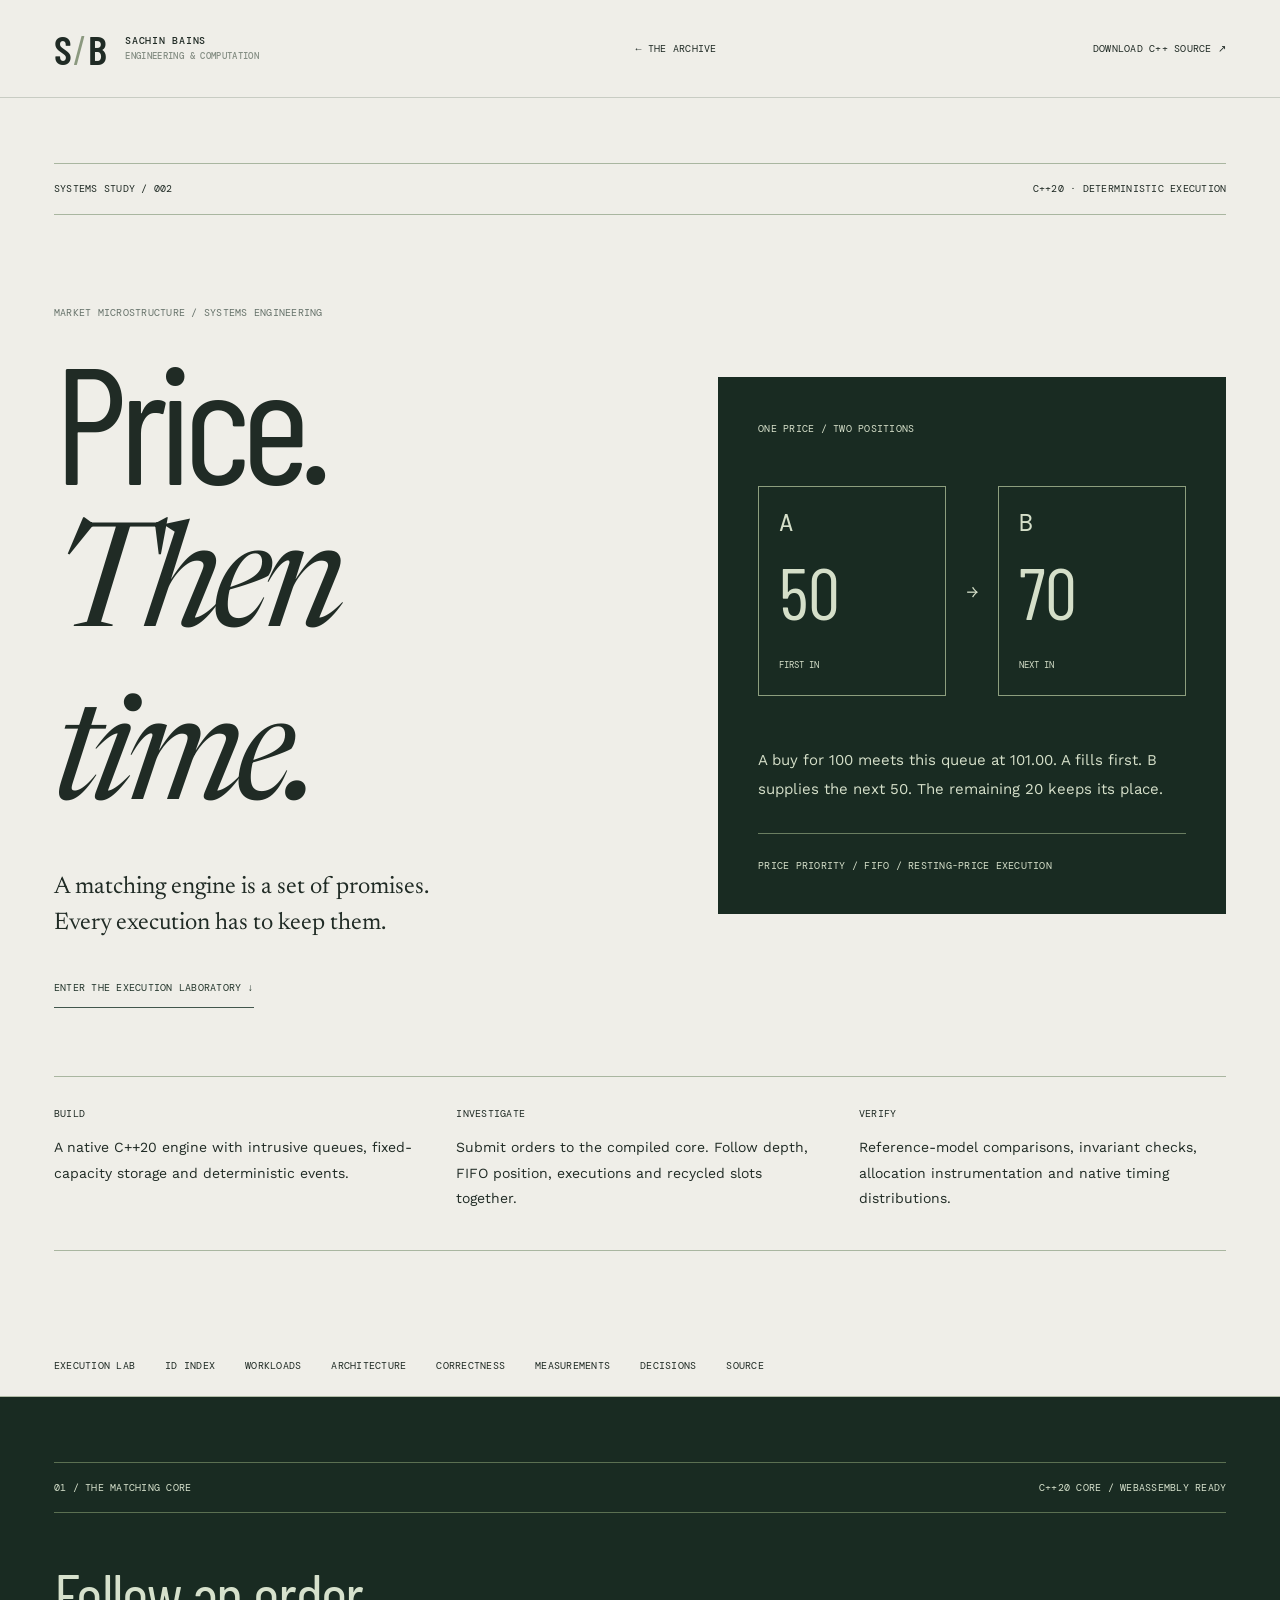
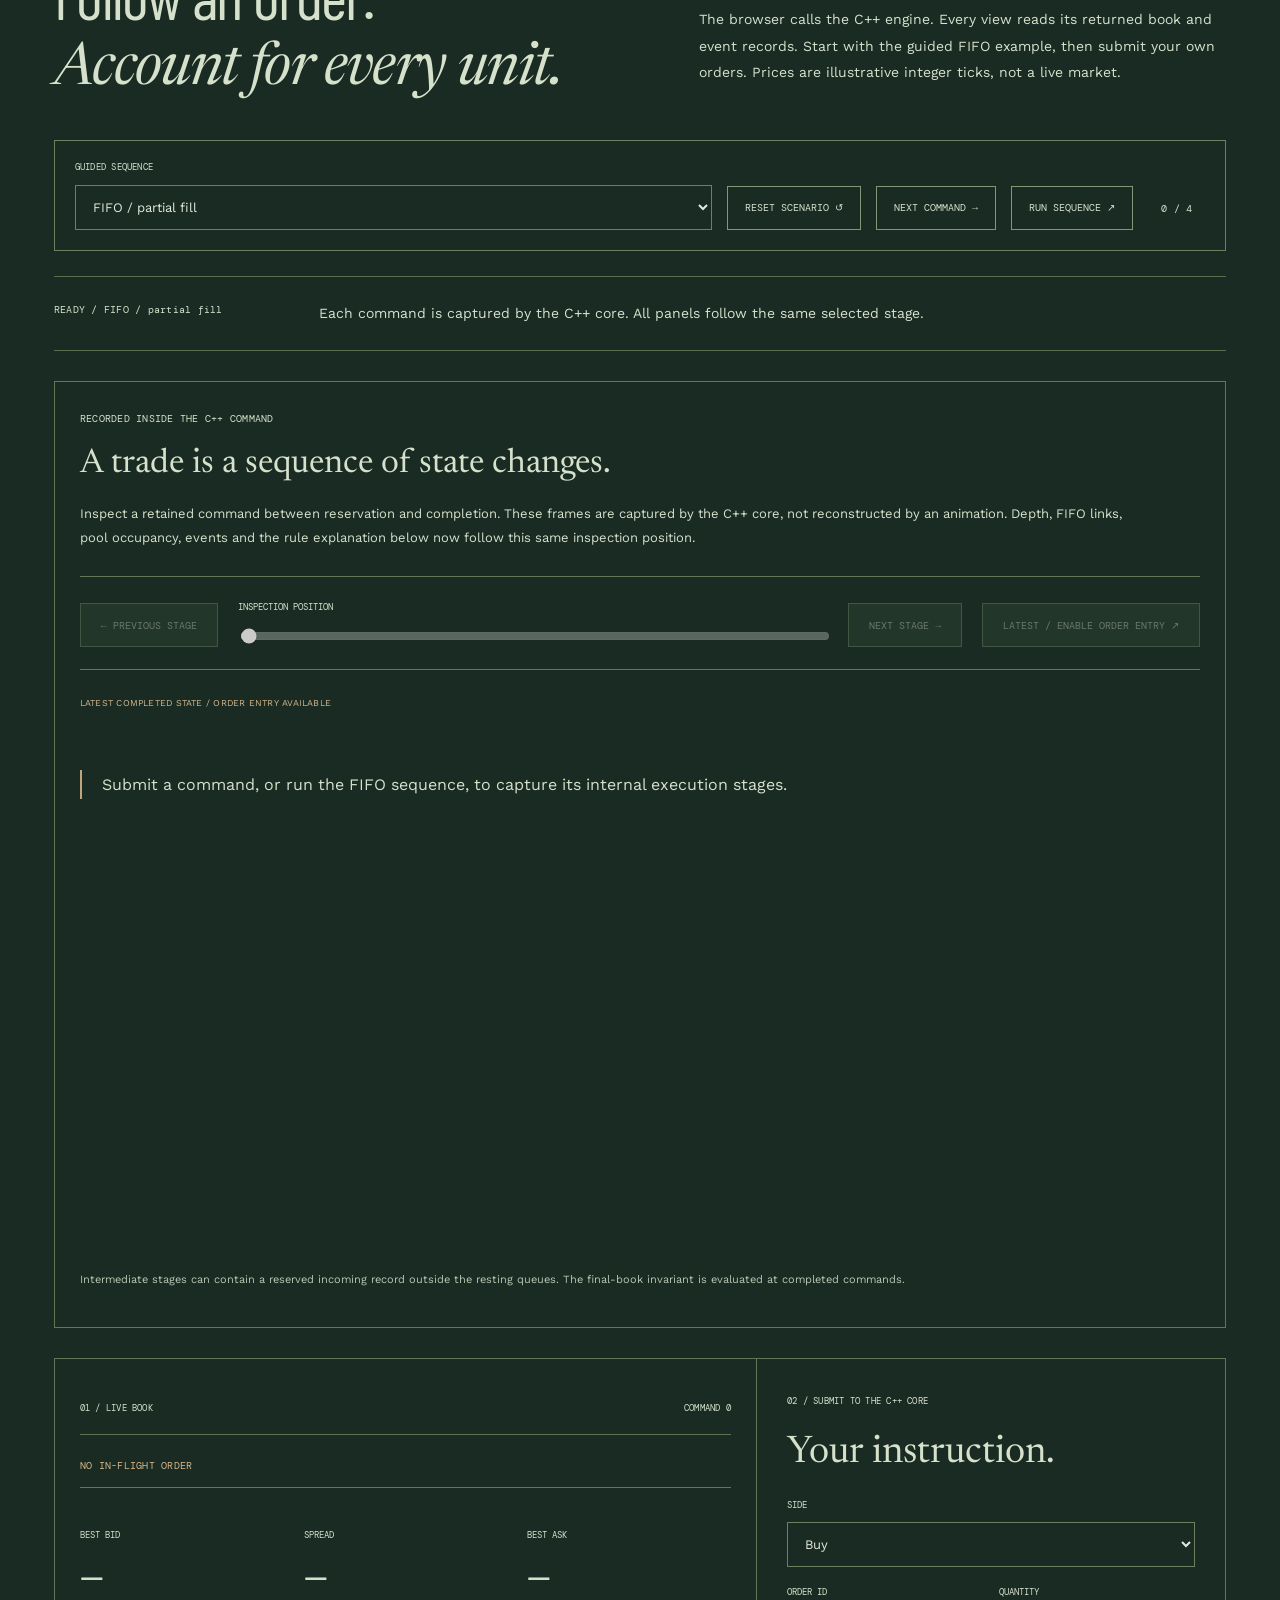
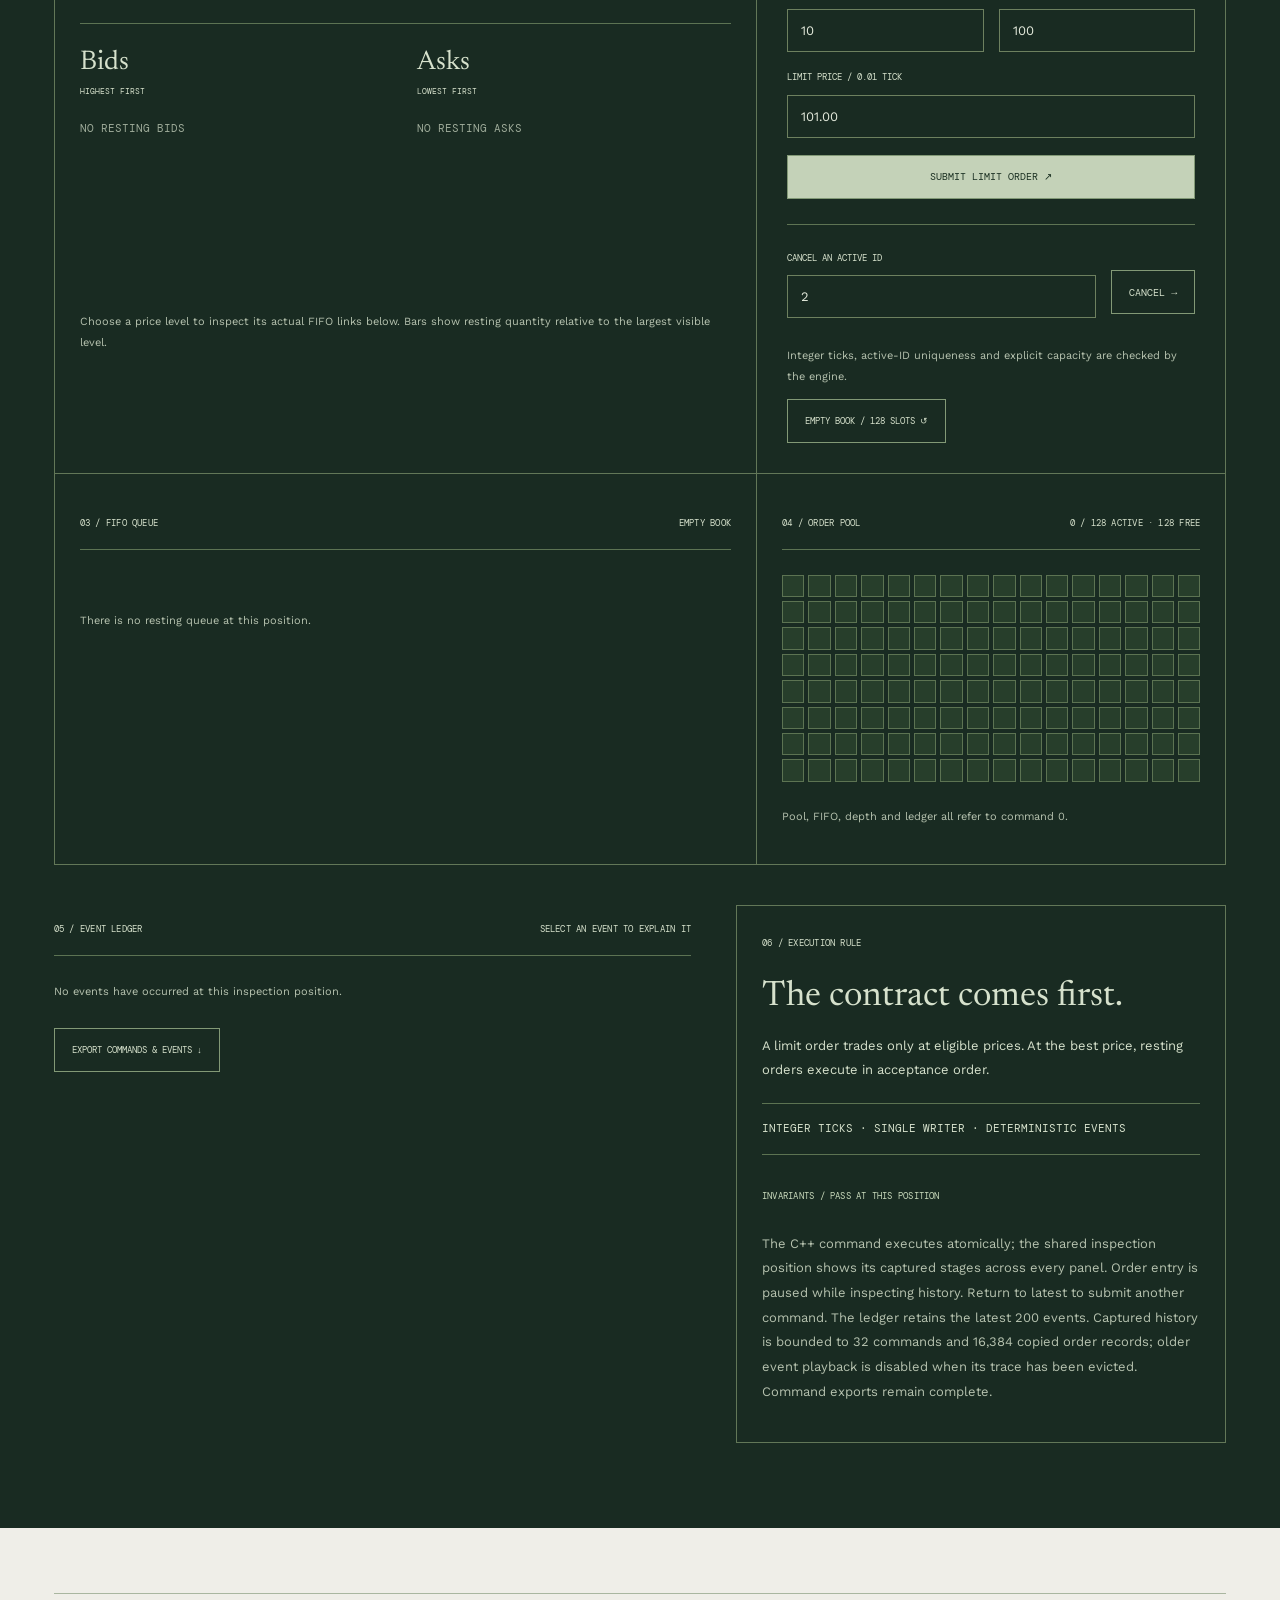
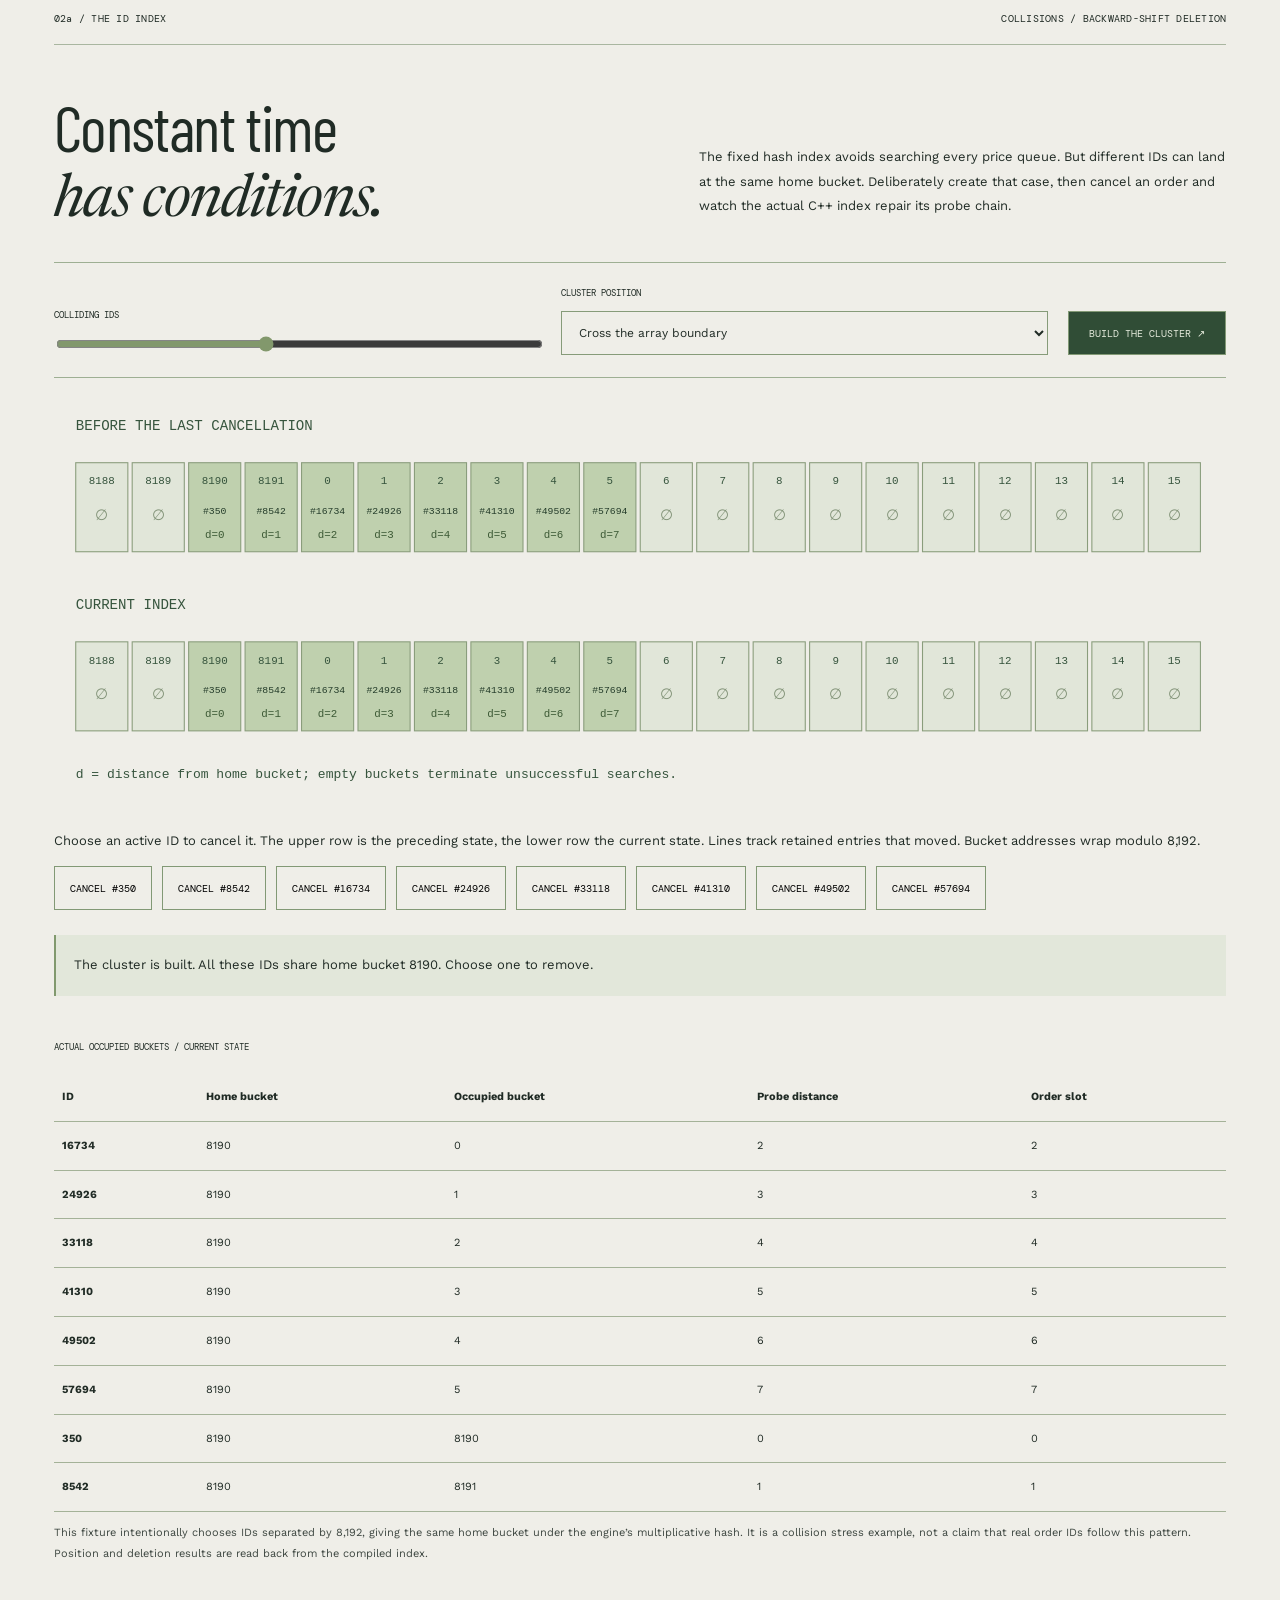
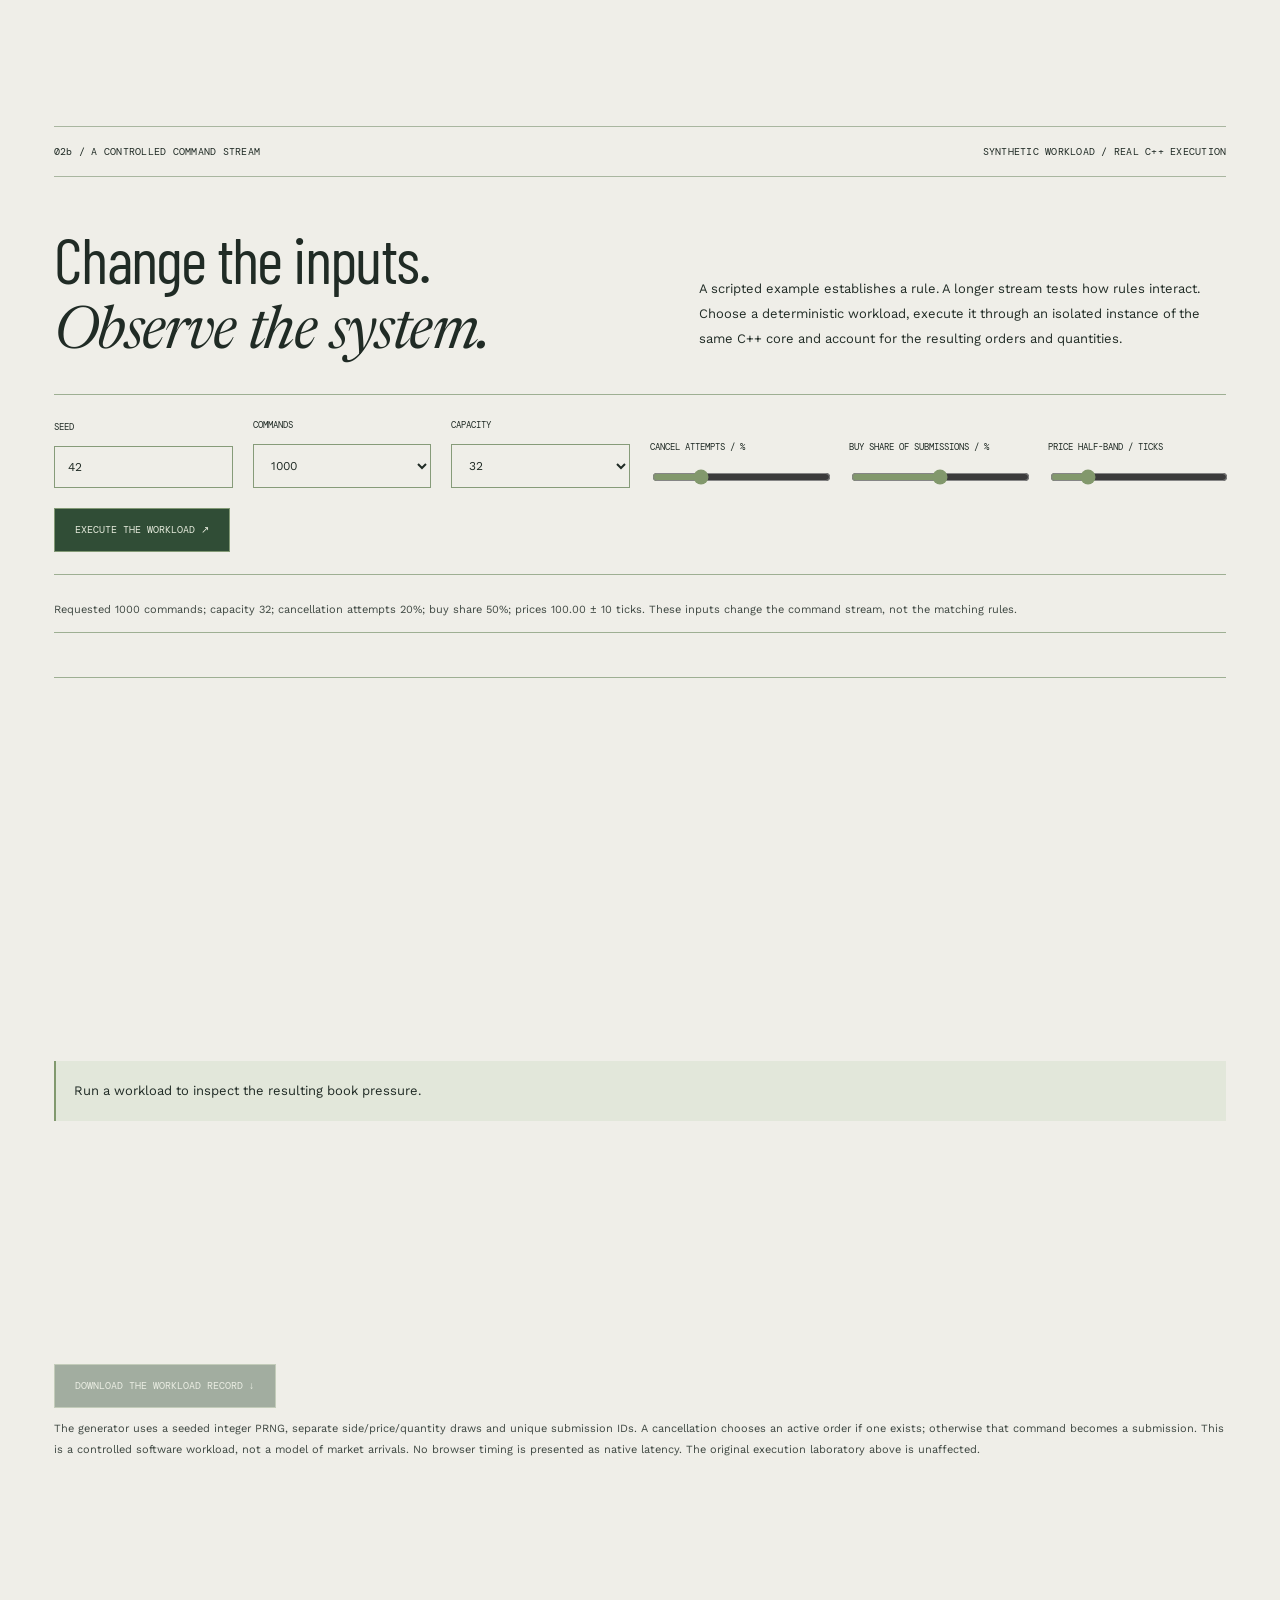
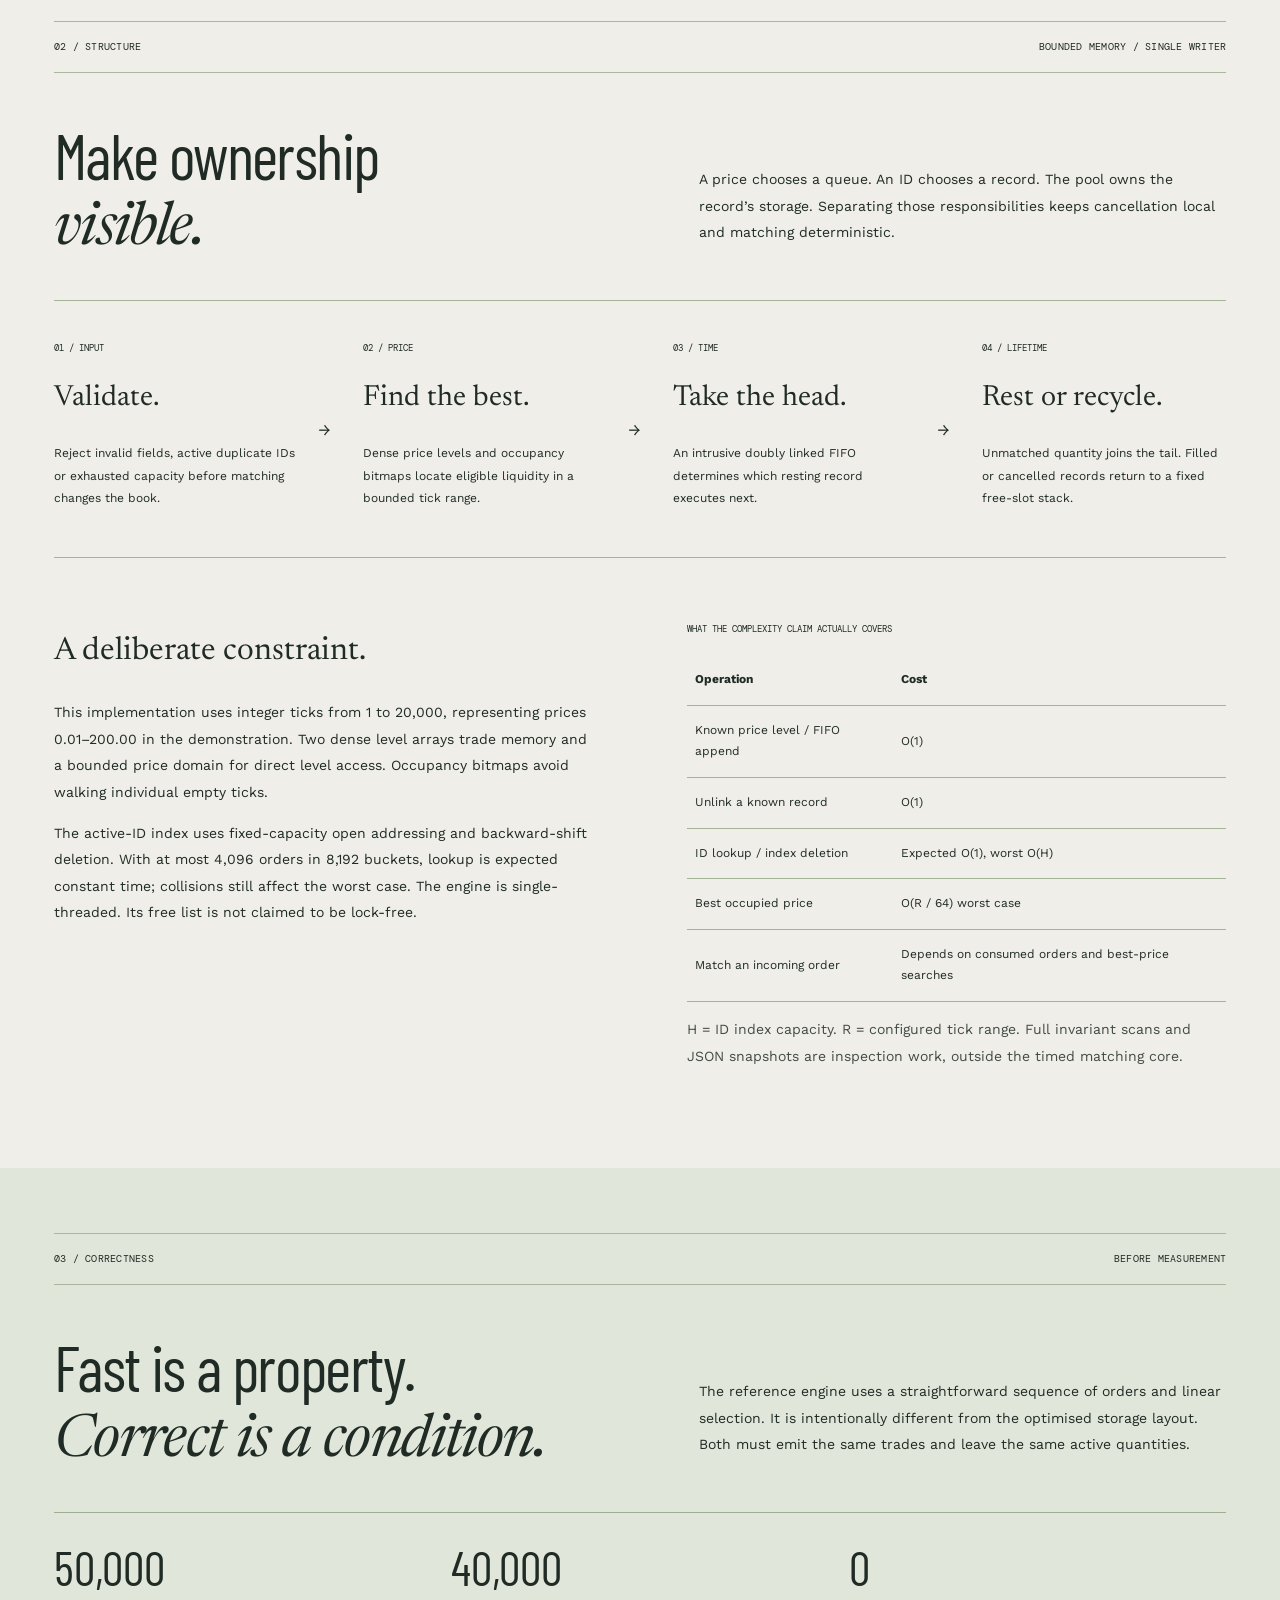
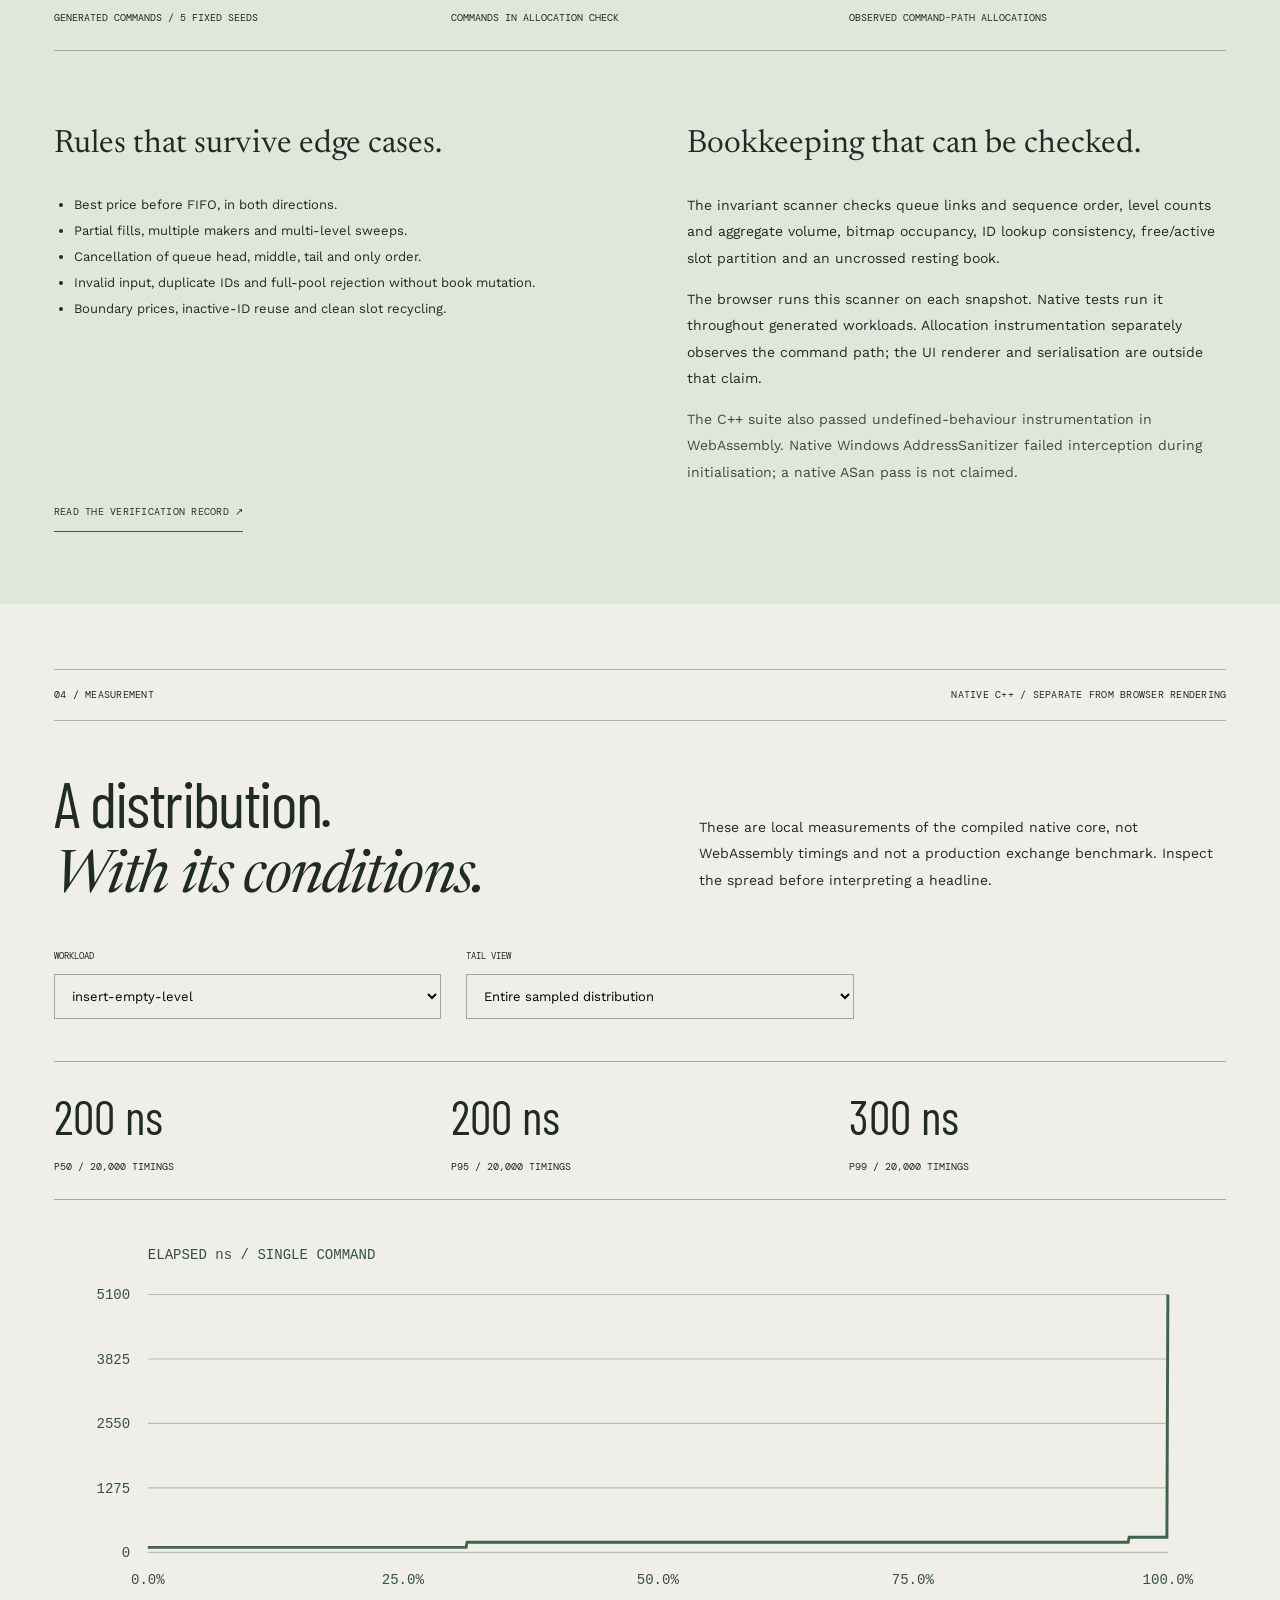
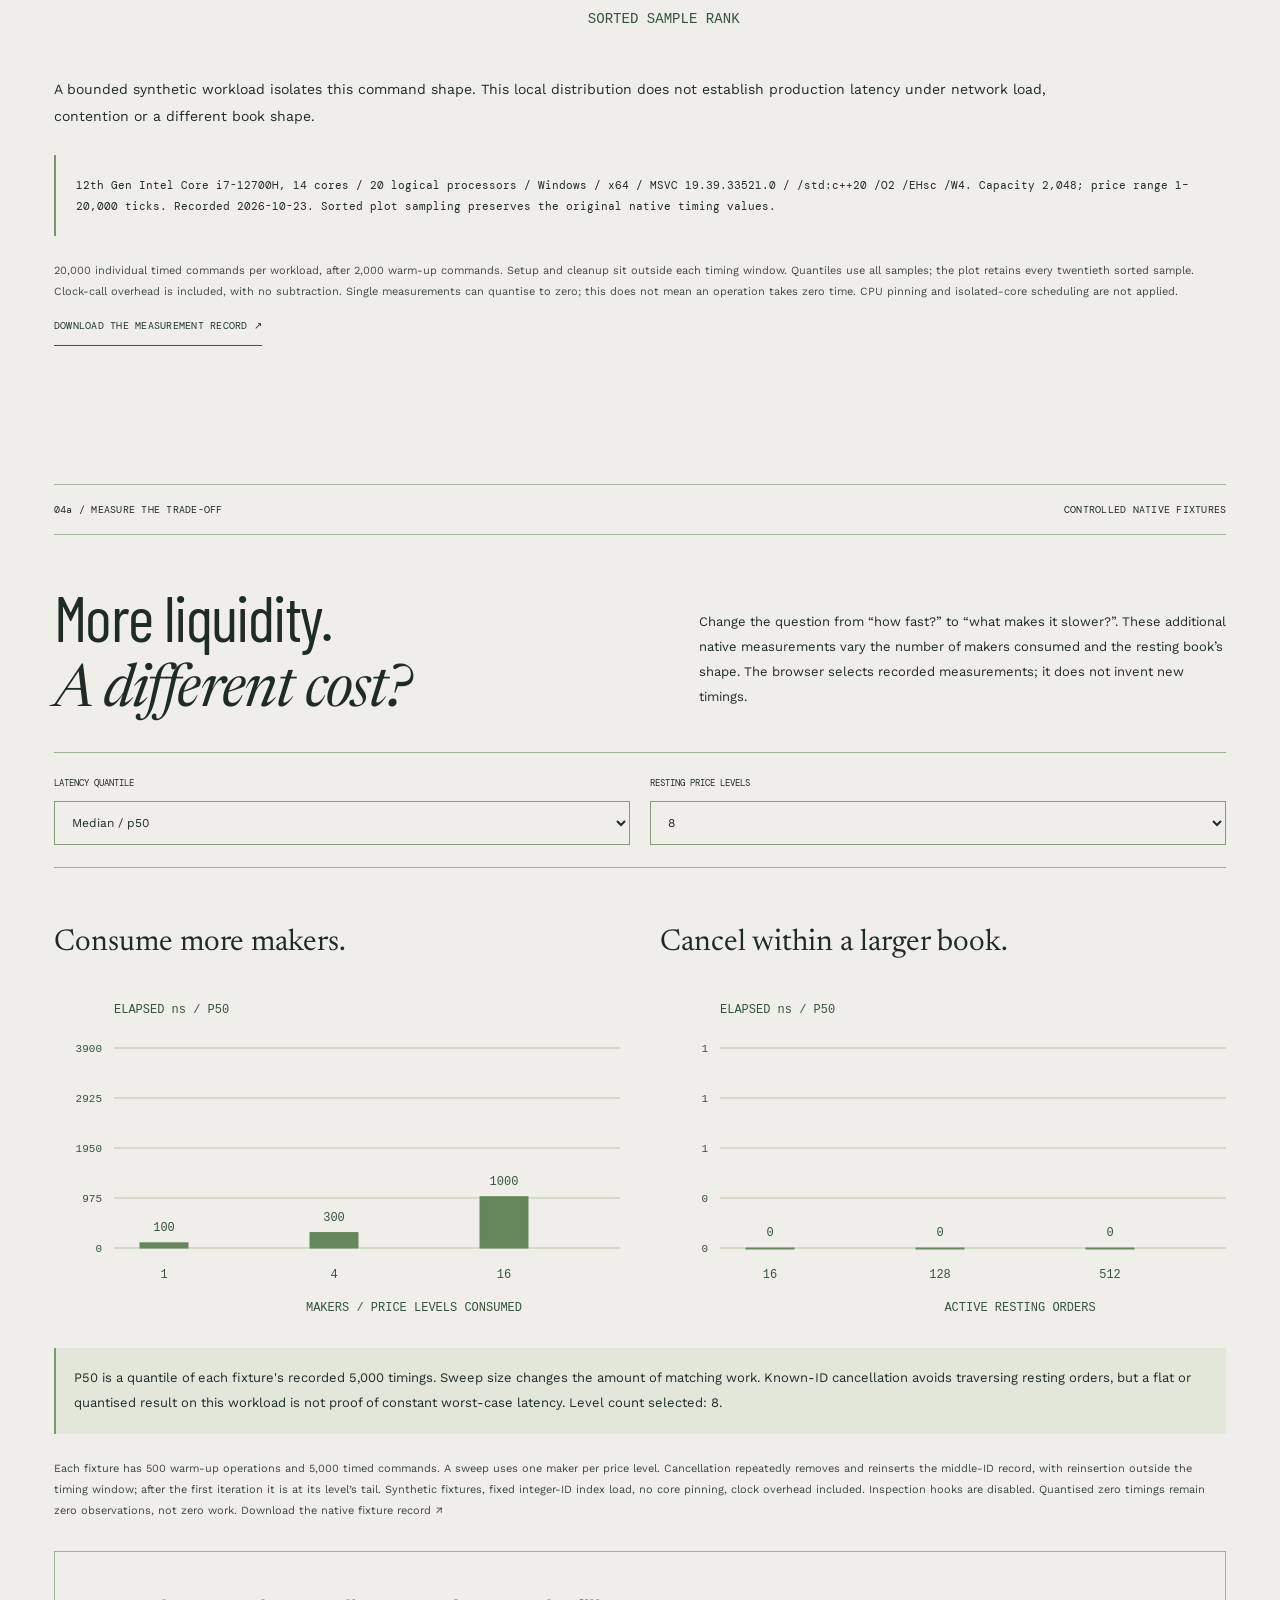
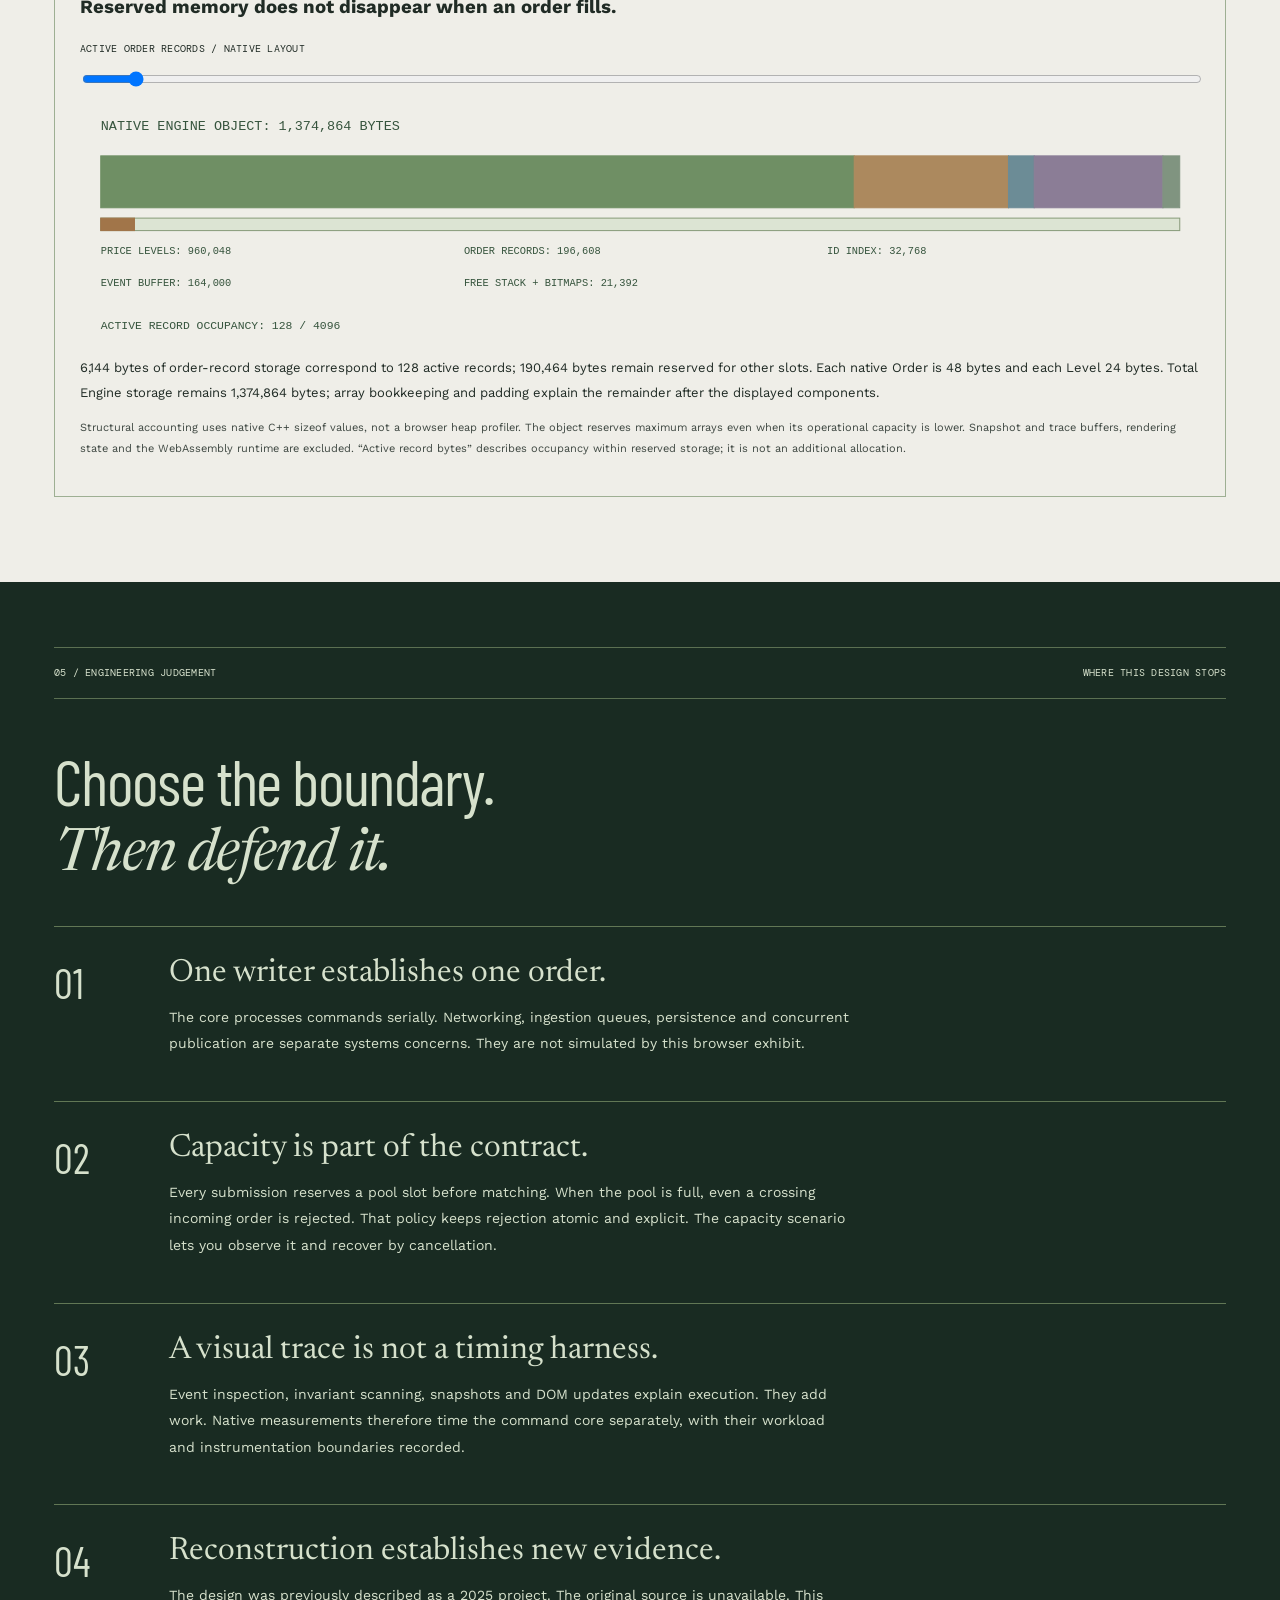
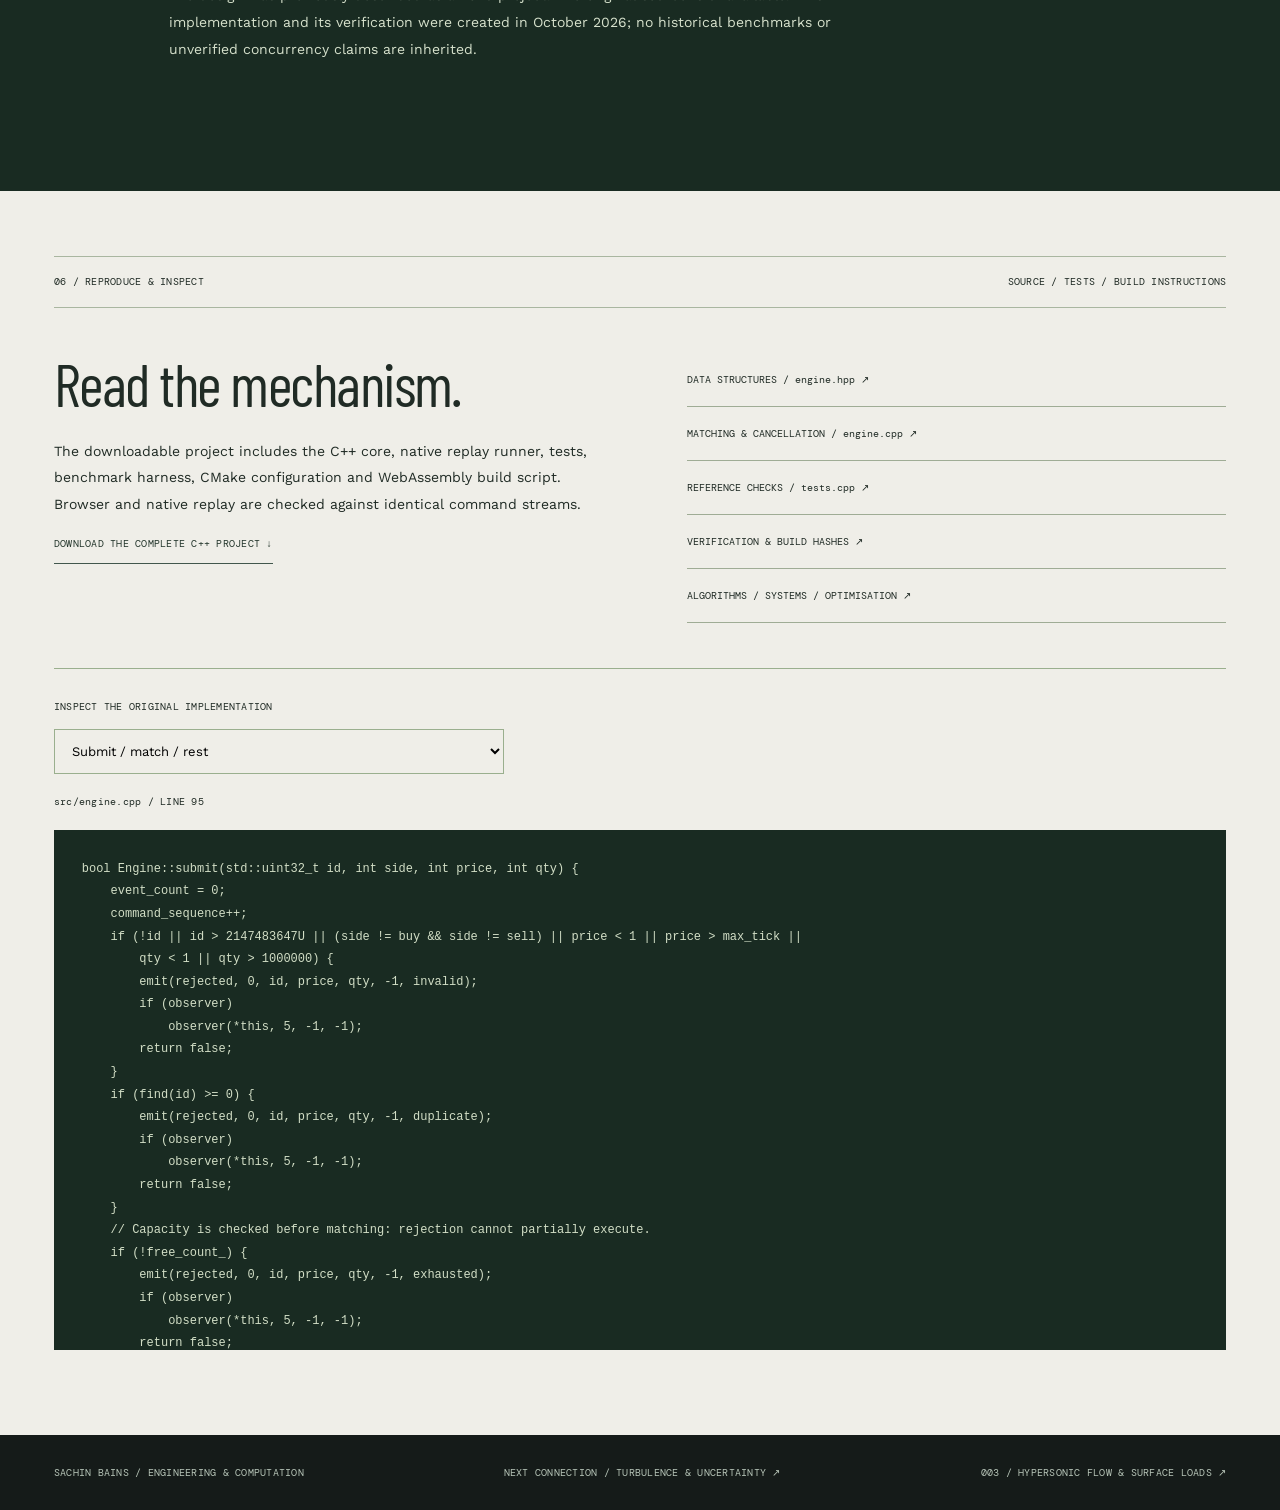
<file: matching-engine.html>
<!doctype html><html lang="en"><head><meta charset="utf-8"><meta name="viewport" content="width=device-width,initial-scale=1"><meta name="theme-color" content="#192820"><meta name="description" content="A deterministic C++20 matching engine, running as WebAssembly: price–time priority, intrusive queues, bounded memory, tests and native measurements."><title>Price. Then time. — Sachin Bains</title><link rel="stylesheet" href="styles.css"><link rel="stylesheet" href="matching-engine.css"><link rel="stylesheet" href="matching-depth.css"></head><body class="exchange-page">
<header class="masthead"><a class="brand" href="index.html"><span class="brand-symbol">S<span class="brand-cut">/</span>B</span><span class="brand-detail">SACHIN BAINS<small>ENGINEERING & COMPUTATION</small></span></a><a class="mono" href="index.html#connections">← THE ARCHIVE</a><a class="mono" href="matching/source.zip">DOWNLOAD C++ SOURCE ↗</a></header>
<main><section class="exchange-opening"><div class="exchange-ruler mono"><span>SYSTEMS STUDY / 002</span><span>C++20 · DETERMINISTIC EXECUTION</span></div><div class="exchange-hero"><div><p class="eyebrow">MARKET MICROSTRUCTURE / SYSTEMS ENGINEERING</p><h1>Price.<br><em>Then time.</em></h1><p class="hero-thesis">A matching engine is a set of promises.<br>Every execution has to keep them.</p><a class="underlink mono" href="#exchange-lab">ENTER THE EXECUTION LABORATORY ↓</a></div><div class="opening-queue"><span class="mono">ONE PRICE / TWO POSITIONS</span><div class="queue-illustration"><span>A <b>50</b><small>FIRST IN</small></span><i>→</i><span>B <b>70</b><small>NEXT IN</small></span></div><p>A buy for 100 meets this queue at 101.00. A fills first. B supplies the next 50. The remaining 20 keeps its place.</p><div class="mono hero-contract">PRICE PRIORITY / FIFO / RESTING-PRICE EXECUTION</div></div></div><div class="exchange-summary"><div><span class="mono">BUILD</span><p>A native C++20 engine with intrusive queues, fixed-capacity storage and deterministic events.</p></div><div><span class="mono">INVESTIGATE</span><p>Submit orders to the compiled core. Follow depth, FIFO position, executions and recycled slots together.</p></div><div><span class="mono">VERIFY</span><p>Reference-model comparisons, invariant checks, allocation instrumentation and native timing distributions.</p></div></div></section>
<nav class="exchange-nav mono" aria-label="Case study"><a href="#exchange-lab">EXECUTION LAB</a><a href="#index-lab">ID INDEX</a><a href="#stream-lab">WORKLOADS</a><a href="#architecture">ARCHITECTURE</a><a href="#correctness">CORRECTNESS</a><a href="#performance">MEASUREMENTS</a><a href="#decisions">DECISIONS</a><a href="#source">SOURCE</a></nav>
<section id="exchange-lab" class="exchange-section exchange-dark"><div class="exchange-ruler mono"><span>01 / THE MATCHING CORE</span><span id="runtimeState" role="status">LOADING C++ / WEBASSEMBLY</span></div><div class="exchange-section-heading"><h2>Follow an order.<br><em>Account for every unit.</em></h2><p>The browser calls the C++ engine. Every view reads its returned book and event records. Start with the guided FIFO example, then submit your own orders. Prices are illustrative integer ticks, not a live market.</p></div>
<div class="scenario-bar"><label class="mono">GUIDED SEQUENCE<select id="scenario"><option value="fifo">FIFO / partial fill</option><option value="sweep">Price priority / multi-level sweep</option><option value="cancel">Cancel / recycle / reuse</option><option value="capacity">Pool exhaustion / recovery</option></select></label><button id="resetScenario" disabled>RESET SCENARIO ↺</button><button id="stepScenario" disabled>NEXT COMMAND →</button><button id="finishScenario" disabled>RUN SEQUENCE ↗</button><span id="scenarioProgress" class="mono">0 / 4</span></div>
<div class="command-note" aria-live="polite"><span id="commandLabel" class="mono">READY TO INVESTIGATE</span><p id="commandExplanation">The first command places resting liquidity. No random market animation: each change follows an explicit instruction.</p></div>
<div class="execution-grid"><div class="book-panel"><div class="panel-head mono"><span>01 / LIVE BOOK</span><span id="bookSequence">COMMAND 0</span></div><p id="inFlightOrder" class="in-flight-order mono">NO IN-FLIGHT ORDER</p><div class="quote-strip"><div><span>BEST BID</span><strong id="bestBid">—</strong></div><div><span>SPREAD</span><strong id="spread">—</strong></div><div><span>BEST ASK</span><strong id="bestAsk">—</strong></div></div><div class="two-sided"><div><h3>Bids <small>HIGHEST FIRST</small></h3><div id="bids" class="price-levels"></div></div><div><h3>Asks <small>LOWEST FIRST</small></h3><div id="asks" class="price-levels"></div></div></div><p class="microcopy">Choose a price level to inspect its actual FIFO links below. Bars show resting quantity relative to the largest visible level.</p></div>
<form id="orderForm" class="entry-panel"><span class="mono">02 / SUBMIT TO THE C++ CORE</span><h3>Your instruction.</h3><label>SIDE<select id="orderSide"><option value="0">Buy</option><option value="1">Sell</option></select></label><div class="entry-pair"><label>ORDER ID<input id="orderId" type="number" min="1" max="2147483647" value="10" required></label><label>QUANTITY<input id="orderQty" type="number" min="1" max="1000000" value="100" required></label></div><label>LIMIT PRICE / 0.01 TICK<input id="orderPrice" type="text" inputmode="decimal" value="101.00" pattern="[0-9]+([.][0-9]{1,2})?" required></label><button id="submitOrder" type="submit" disabled>SUBMIT LIMIT ORDER ↗</button><div class="cancel-entry"><label>CANCEL AN ACTIVE ID<input id="cancelId" type="number" min="1" max="2147483647" value="2"></label><button id="cancelOrder" type="button" disabled>CANCEL →</button></div><p id="formStatus" class="microcopy" role="status">Supported prices: 0.01–200.00. ID reuse is allowed after an order leaves the active book.</p><button id="clearBook" class="quiet-button" type="button" disabled>EMPTY BOOK / 128 SLOTS ↺</button></form></div>
<div class="structure-grid"><div class="fifo-panel"><div class="panel-head mono"><span>03 / FIFO QUEUE</span><span id="queueLabel">SELECT A LEVEL</span></div><div id="fifoQueue" class="fifo-strip"></div><p id="queueReading" class="microcopy">Queue position follows acceptance sequence, not numeric order ID.</p></div><div class="pool-panel"><div class="panel-head mono"><span>04 / ORDER POOL</span><span id="poolReadout">0 / 128 ACTIVE</span></div><div id="poolSlots" class="pool-slots"></div><p id="poolReading" class="microcopy">A slot is storage, not identity. Released slots may hold a different order on a later command.</p></div></div>
<div class="ledger-layout"><div><div class="panel-head mono"><span>05 / EVENT LEDGER</span><span>SELECT AN EVENT TO EXPLAIN IT</span></div><div id="eventLedger" class="event-ledger"></div><button id="downloadReplay" class="quiet-button" disabled>EXPORT COMMANDS & EVENTS ↓</button></div><div class="rule-panel"><span class="mono">06 / EXECUTION RULE</span><h3 id="ruleTitle">The contract comes first.</h3><p id="ruleText">A limit order trades only at eligible prices. Resting orders at the best price are served in acceptance order.</p><div id="ruleFacts" class="rule-facts"></div><span id="invariantState" class="invariant-state mono">INVARIANTS / WAITING FOR CORE</span><p class="microcopy">The C++ command executes atomically; the shared inspection position shows its captured stages across every panel. Order entry is paused while inspecting history. Return to latest to submit another command. The ledger retains the latest 200 events. Captured history is bounded to 32 commands and 16,384 copied order records; older event playback is disabled when its trace has been evicted. Command exports remain complete.</p></div></div>
<noscript><p>This laboratory requires JavaScript and WebAssembly. Download the C++ source to run the same core natively.</p></noscript></section>
<section id="architecture" class="exchange-section"><div class="exchange-ruler mono"><span>02 / STRUCTURE</span><span>BOUNDED MEMORY / SINGLE WRITER</span></div><div class="exchange-section-heading"><h2>Make ownership<br><em>visible.</em></h2><p>A price chooses a queue. An ID chooses a record. The pool owns the record’s storage. Separating those responsibilities keeps cancellation local and matching deterministic.</p></div><div class="architecture-flow"><div><span>01 / INPUT</span><h3>Validate.</h3><p>Reject invalid fields, active duplicate IDs or exhausted capacity before matching changes the book.</p></div><i>→</i><div><span>02 / PRICE</span><h3>Find the best.</h3><p>Dense price levels and occupancy bitmaps locate eligible liquidity in a bounded tick range.</p></div><i>→</i><div><span>03 / TIME</span><h3>Take the head.</h3><p>An intrusive doubly linked FIFO determines which resting record executes next.</p></div><i>→</i><div><span>04 / LIFETIME</span><h3>Rest or recycle.</h3><p>Unmatched quantity joins the tail. Filled or cancelled records return to a fixed free-slot stack.</p></div></div>
<div class="engineering-split"><div><h3>A deliberate constraint.</h3><p>This implementation uses integer ticks from 1 to 20,000, representing prices 0.01–200.00 in the demonstration. Two dense level arrays trade memory and a bounded price domain for direct level access. Occupancy bitmaps avoid walking individual empty ticks.</p><p>The active-ID index uses fixed-capacity open addressing and backward-shift deletion. With at most 4,096 orders in 8,192 buckets, lookup is expected constant time; collisions still affect the worst case. The engine is single-threaded. Its free list is not claimed to be lock-free.</p></div><div class="complexity-table"><table><caption>WHAT THE COMPLEXITY CLAIM ACTUALLY COVERS</caption><thead><tr><th>Operation</th><th>Cost</th></tr></thead><tbody><tr><td>Known price level / FIFO append</td><td>O(1)</td></tr><tr><td>Unlink a known record</td><td>O(1)</td></tr><tr><td>ID lookup / index deletion</td><td>Expected O(1), worst O(H)</td></tr><tr><td>Best occupied price</td><td>O(R / 64) worst case</td></tr><tr><td>Match an incoming order</td><td>Depends on consumed orders and best-price searches</td></tr></tbody></table><p class="microcopy">H = ID index capacity. R = configured tick range. Full invariant scans and JSON snapshots are inspection work, outside the timed matching core.</p></div></div></section>
<section id="correctness" class="exchange-section verification-section"><div class="exchange-ruler mono"><span>03 / CORRECTNESS</span><span>BEFORE MEASUREMENT</span></div><div class="exchange-section-heading"><h2>Fast is a property.<br><em>Correct is a condition.</em></h2><p>The reference engine uses a straightforward sequence of orders and linear selection. It is intentionally different from the optimised storage layout. Both must emit the same trades and leave the same active quantities.</p></div><div id="verificationFacts" class="verification-facts"></div><div class="engineering-split"><div><h3>Rules that survive edge cases.</h3><ul><li>Best price before FIFO, in both directions.</li><li>Partial fills, multiple makers and multi-level sweeps.</li><li>Cancellation of queue head, middle, tail and only order.</li><li>Invalid input, duplicate IDs and full-pool rejection without book mutation.</li><li>Boundary prices, inactive-ID reuse and clean slot recycling.</li></ul></div><div><h3>Bookkeeping that can be checked.</h3><p>The invariant scanner checks queue links and sequence order, level counts and aggregate volume, bitmap occupancy, ID lookup consistency, free/active slot partition and an uncrossed resting book.</p><p>The browser runs this scanner on each snapshot. Native tests run it throughout generated workloads. Allocation instrumentation separately observes the command path; the UI renderer and serialisation are outside that claim.</p><p id="sanitizerNote" class="microcopy"></p></div></div><a class="underlink mono" href="matching/verification.json">READ THE VERIFICATION RECORD ↗</a></section>
<section id="performance" class="exchange-section"><div class="exchange-ruler mono"><span>04 / MEASUREMENT</span><span>NATIVE C++ / SEPARATE FROM BROWSER RENDERING</span></div><div class="exchange-section-heading"><h2>A distribution.<br><em>With its conditions.</em></h2><p>These are local measurements of the compiled native core, not WebAssembly timings and not a production exchange benchmark. Inspect the spread before interpreting a headline.</p></div><div class="benchmark-controls"><label>WORKLOAD<select id="benchmarkWorkload"></select></label><label>TAIL VIEW<select id="benchmarkView"><option value="full">Entire sampled distribution</option><option value="tail">Upper 10% of sampled ranks</option></select></label></div><div id="benchmarkStats" class="benchmark-stats"></div><div class="benchmark-scroll"><svg id="benchmarkChart" viewBox="0 0 1000 340" role="img" aria-label="Native latency quantile plot"></svg></div><p id="benchmarkReading"></p><div id="benchmarkEnvironment" class="benchmark-environment"></div><p class="microcopy">20,000 individual timed commands per workload, after 2,000 warm-up commands. Setup and cleanup sit outside each timing window. Quantiles use all samples; the plot retains every twentieth sorted sample. Clock-call overhead is included, with no subtraction. Single measurements can quantise to zero; this does not mean an operation takes zero time. CPU pinning and isolated-core scheduling are not applied.</p><a class="underlink mono" href="matching/benchmark.json">DOWNLOAD THE MEASUREMENT RECORD ↗</a></section>
<section id="decisions" class="exchange-section exchange-dark"><div class="exchange-ruler mono"><span>05 / ENGINEERING JUDGEMENT</span><span>WHERE THIS DESIGN STOPS</span></div><div class="exchange-section-heading"><h2>Choose the boundary.<br><em>Then defend it.</em></h2></div><div class="decision-list"><article><span>01</span><div><h3>One writer establishes one order.</h3><p>The core processes commands serially. Networking, ingestion queues, persistence and concurrent publication are separate systems concerns. They are not simulated by this browser exhibit.</p></div></article><article><span>02</span><div><h3>Capacity is part of the contract.</h3><p>Every submission reserves a pool slot before matching. When the pool is full, even a crossing incoming order is rejected. That policy keeps rejection atomic and explicit. The capacity scenario lets you observe it and recover by cancellation.</p></div></article><article><span>03</span><div><h3>A visual trace is not a timing harness.</h3><p>Event inspection, invariant scanning, snapshots and DOM updates explain execution. They add work. Native measurements therefore time the command core separately, with their workload and instrumentation boundaries recorded.</p></div></article><article><span>04</span><div><h3>Reconstruction establishes new evidence.</h3><p>The design was previously described as a 2025 project. The original source is unavailable. This implementation and its verification were created in October 2026; no historical benchmarks or unverified concurrency claims are inherited.</p></div></article></div></section>
<section id="source" class="exchange-section"><div class="exchange-ruler mono"><span>06 / REPRODUCE & INSPECT</span><span>SOURCE / TESTS / BUILD INSTRUCTIONS</span></div><div class="engineering-split"><div><h2>Read the mechanism.</h2><p>The downloadable project includes the C++ core, native replay runner, tests, benchmark harness, CMake configuration and WebAssembly build script. Browser and native replay are checked against identical command streams.</p><a class="underlink mono" href="matching/source.zip">DOWNLOAD THE COMPLETE C++ PROJECT ↓</a></div><div class="source-links"><a href="matching/source/engine.hpp">DATA STRUCTURES / engine.hpp ↗</a><a href="matching/source/engine.cpp">MATCHING & CANCELLATION / engine.cpp ↗</a><a href="matching/source/tests.cpp">REFERENCE CHECKS / tests.cpp ↗</a><a href="matching/verification.json">VERIFICATION & BUILD HASHES ↗</a><a href="index.html#connections">ALGORITHMS / SYSTEMS / OPTIMISATION ↗</a></div></div><div class="source-reader"><label class="mono" for="sourceMethod">INSPECT THE ORIGINAL IMPLEMENTATION</label><select id="sourceMethod"><option value="submit">Submit / match / rest</option><option value="unlink">Unlink an intrusive record</option><option value="erase_id">Repair an ID collision cluster</option></select><p id="sourceLocation" class="mono"></p><pre tabindex="0" aria-label="Original C++ implementation excerpt"><code id="sourceCode">Loading the source excerpt…</code></pre></div></section></main><footer class="footer mono"><span>SACHIN BAINS / ENGINEERING & COMPUTATION</span><a href="turbulence.html">NEXT CONNECTION / TURBULENCE & UNCERTAINTY ↗</a><a href="hypersonic.html">003 / HYPERSONIC FLOW & SURFACE LOADS ↗</a></footer><script type="module" src="matching-engine.js"></script><script type="module" src="matching-depth.js"></script></body></html>
</file>
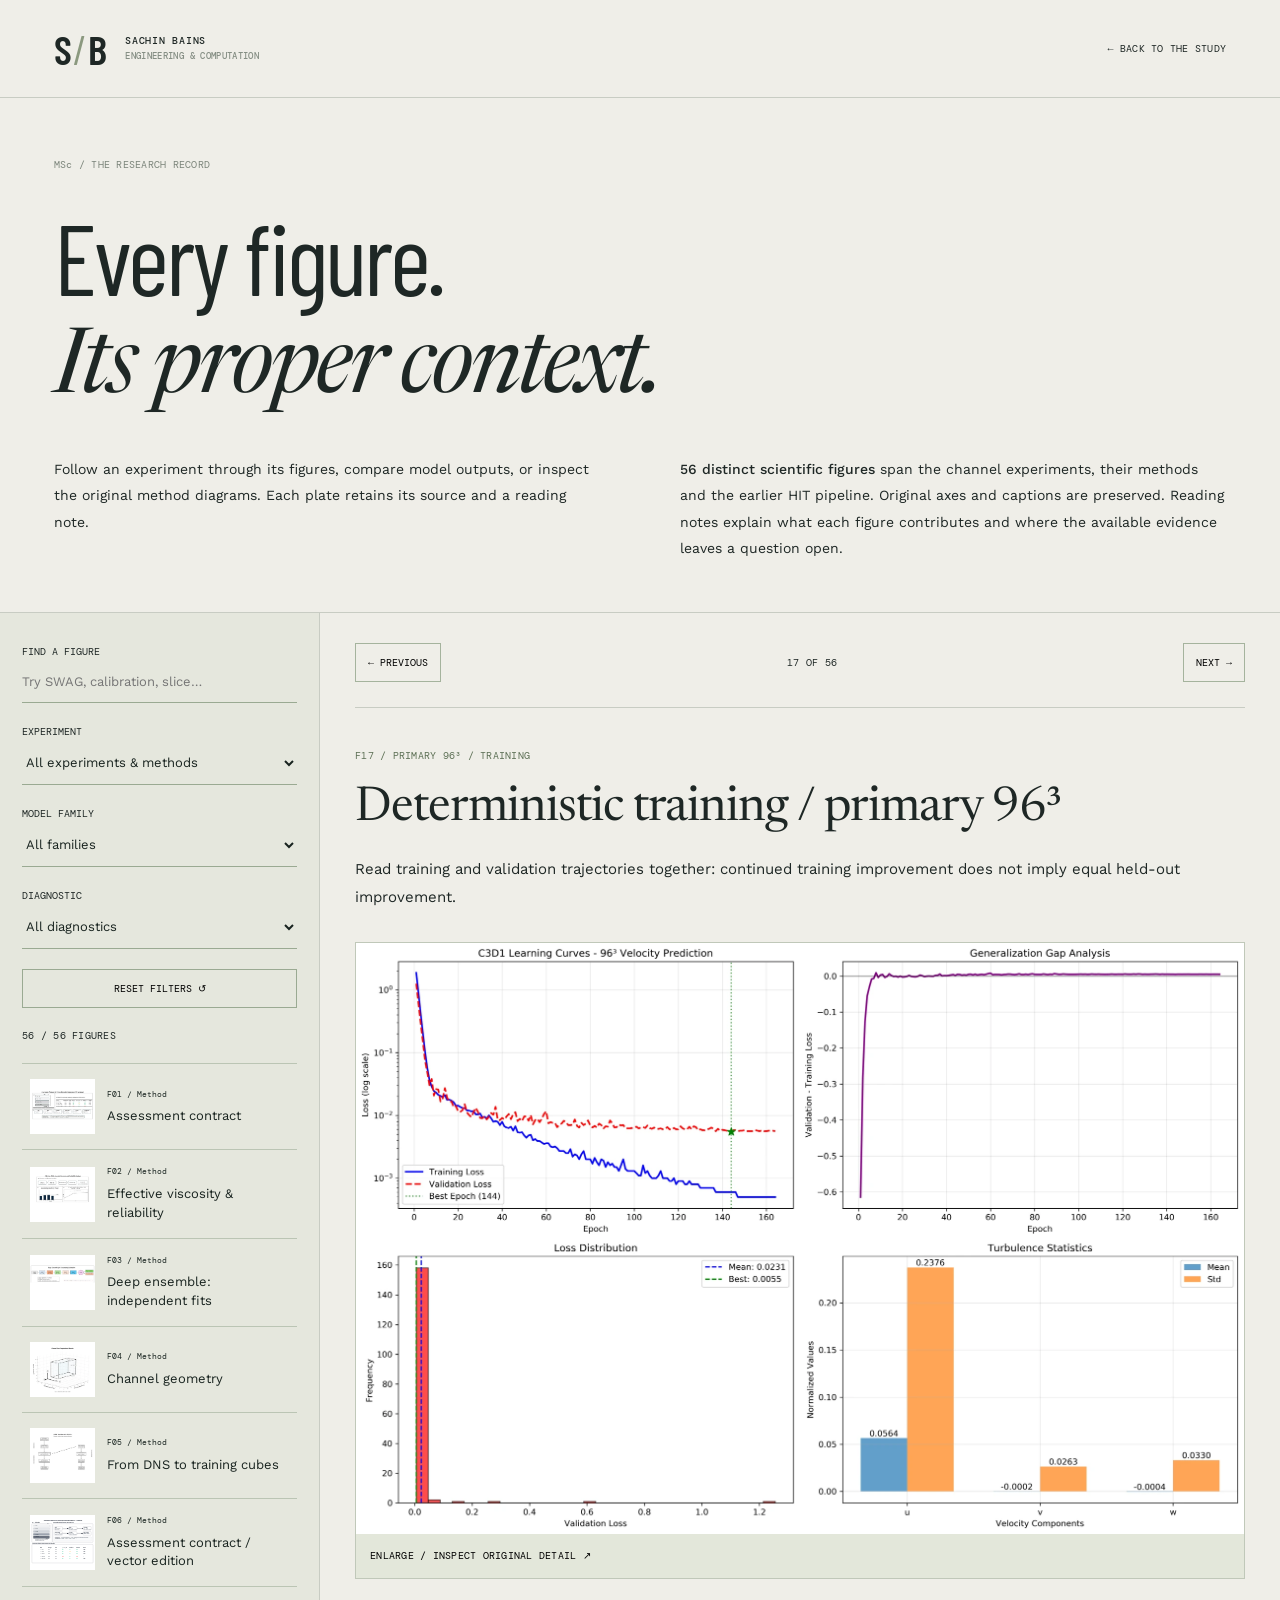
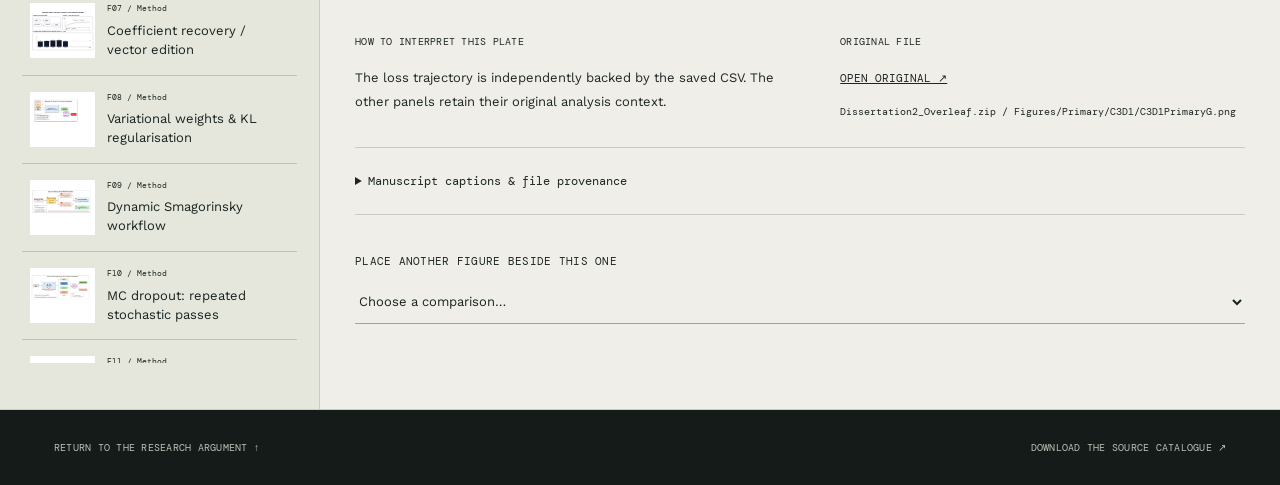
<file: research-library.html>
<!doctype html>
<html lang="en"><head><meta charset="utf-8"><meta name="viewport" content="width=device-width,initial-scale=1"><meta name="theme-color" content="#18231f"><title>Research figure library — Sachin Bains</title><link rel="stylesheet" href="styles.css"><link rel="stylesheet" href="turbulence.css"><link rel="stylesheet" href="flagship.css"><link rel="stylesheet" href="research-story.css"><link rel="stylesheet" href="research-continuity.css"></head>
<body class="research-page flagship library-page"><a class="skip-link" href="#figureReader">Skip to selected figure</a><div class="page-shell"><header class="masthead"><a class="brand" href="index.html#index"><span class="brand-symbol">S<span class="brand-cut">/</span>B</span><span class="brand-detail">SACHIN BAINS <small>ENGINEERING & COMPUTATION</small></span></a><a class="mono" href="turbulence.html#figure-library">← BACK TO THE STUDY</a></header>
<main><header class="library-heading"><span class="section-marker mono">MSc / THE RESEARCH RECORD</span><h1>Every figure.<br><em>Its proper context.</em></h1><div class="library-intro"><p>Follow an experiment through its figures, compare model outputs, or inspect the original method diagrams. Each plate retains its source and a reading note.</p><p><strong>56 distinct scientific figures</strong> span the channel experiments, their methods and the earlier HIT pipeline. Original axes and captions are preserved. Reading notes explain what each figure contributes and where the available evidence leaves a question open.</p></div></header>
<div class="library-layout"><aside class="library-index"><form id="libraryFilters" class="library-filters" role="search"><label>FIND A FIGURE<input id="figureSearch" type="search" placeholder="Try SWAG, calibration, slice…"></label><label>EXPERIMENT<select id="figureExperiment"><option value="all">All experiments & methods</option></select></label><label>MODEL FAMILY<select id="figureFamily"><option value="all">All families</option><option>C3D1</option><option>C3D2</option><option>C3D3</option><option>C3D4</option><option>C3D5</option><option>C3D6</option><option>HIT</option></select></label><label>DIAGNOSTIC<select id="figureKind"><option value="all">All diagnostics</option></select></label><button type="reset" class="library-reset">RESET FILTERS ↺</button></form><p id="figureCount" class="mono" aria-live="polite"></p><nav id="figureList" class="figure-list" aria-label="Filtered scientific figures"></nav></aside>
<article class="figure-reader" id="figureReader" tabindex="-1"><div class="library-return-context" id="libraryReturnContext" hidden></div><div class="reader-navigation"><button id="previousFigure" type="button">← PREVIOUS</button><span id="figurePosition" class="mono"></span><button id="nextFigure" type="button">NEXT →</button></div><div id="figureContent"><div class="reader-kicker mono" id="figureKicker"></div><h2 id="figureTitle"></h2><p class="reader-question" id="figureReading"></p><button type="button" class="figure-enlarge" id="openFigure" aria-label="Enlarge selected figure"><img id="figureImage" alt=""><span class="mono">ENLARGE / INSPECT ORIGINAL DETAIL ↗</span></button><div class="figure-notes"><div><span class="mono">HOW TO INTERPRET THIS PLATE</span><p id="figureBoundary"></p></div><div><span class="mono">ORIGINAL FILE</span><a id="figureOriginal" target="_blank" rel="noopener">OPEN ORIGINAL ↗</a><code id="figureSource"></code></div></div>
<details class="figure-provenance"><summary>Manuscript captions & file provenance</summary><p>Captions below are verbatim manuscript TeX. They preserve the author’s original reporting; the reading note above records the scope of the checked evidence.</p><div id="figureCaptions"></div><p class="mono">SHA-256</p><code id="figureHash"></code><p class="mono">OTHER IDENTICAL COPIES</p><ul id="figureAliases"></ul></details>
<section class="figure-comparison"><label for="compareFigure" class="mono">PLACE ANOTHER FIGURE BESIDE THIS ONE</label><select id="compareFigure"><option value="">Choose a comparison…</option></select><div id="comparisonPanel" hidden><p class="comparison-note">Original panels can have different colour scales, slices and evaluation sets. Compare the labels and context before comparing magnitude.</p><div class="comparison-pair"><figure><img id="comparisonLeft" alt="Selected figure"><figcaption id="comparisonLeftCaption"></figcaption></figure><figure><img id="comparisonRight" alt="Comparison figure"><figcaption id="comparisonRightCaption"></figcaption></figure></div><p id="comparisonBoundary"></p><a id="comparisonOpen">READ THE COMPARISON’S FULL RECORD ↗</a></div></section></div><p id="noFigures" hidden>No figures match these filters. Reset the filters or try a broader search.</p></article></div>
<footer class="footer mono"><a href="turbulence.html#figure-library">RETURN TO THE RESEARCH ARGUMENT ↑</a><a href="research/turbulence/library/catalog.json">DOWNLOAD THE SOURCE CATALOGUE ↗</a></footer></main></div>
<dialog id="libraryDialog" class="library-dialog" aria-labelledby="zoomTitle"><div class="zoom-tools"><span id="zoomTitle"></span><label>ZOOM <input id="figureZoom" type="range" min="100" max="300" value="100" step="25"><output id="zoomValue">100%</output></label><button id="closeFigure" type="button">CLOSE ×</button></div><div class="zoom-scroll" id="zoomScroll" tabindex="0" aria-label="Scrollable enlarged figure"><img id="zoomImage" alt=""></div></dialog><script src="research/turbulence/library/catalog.js"></script><script src="research-library.js"></script><script src="research-continuity.js"></script></body></html>
</file>
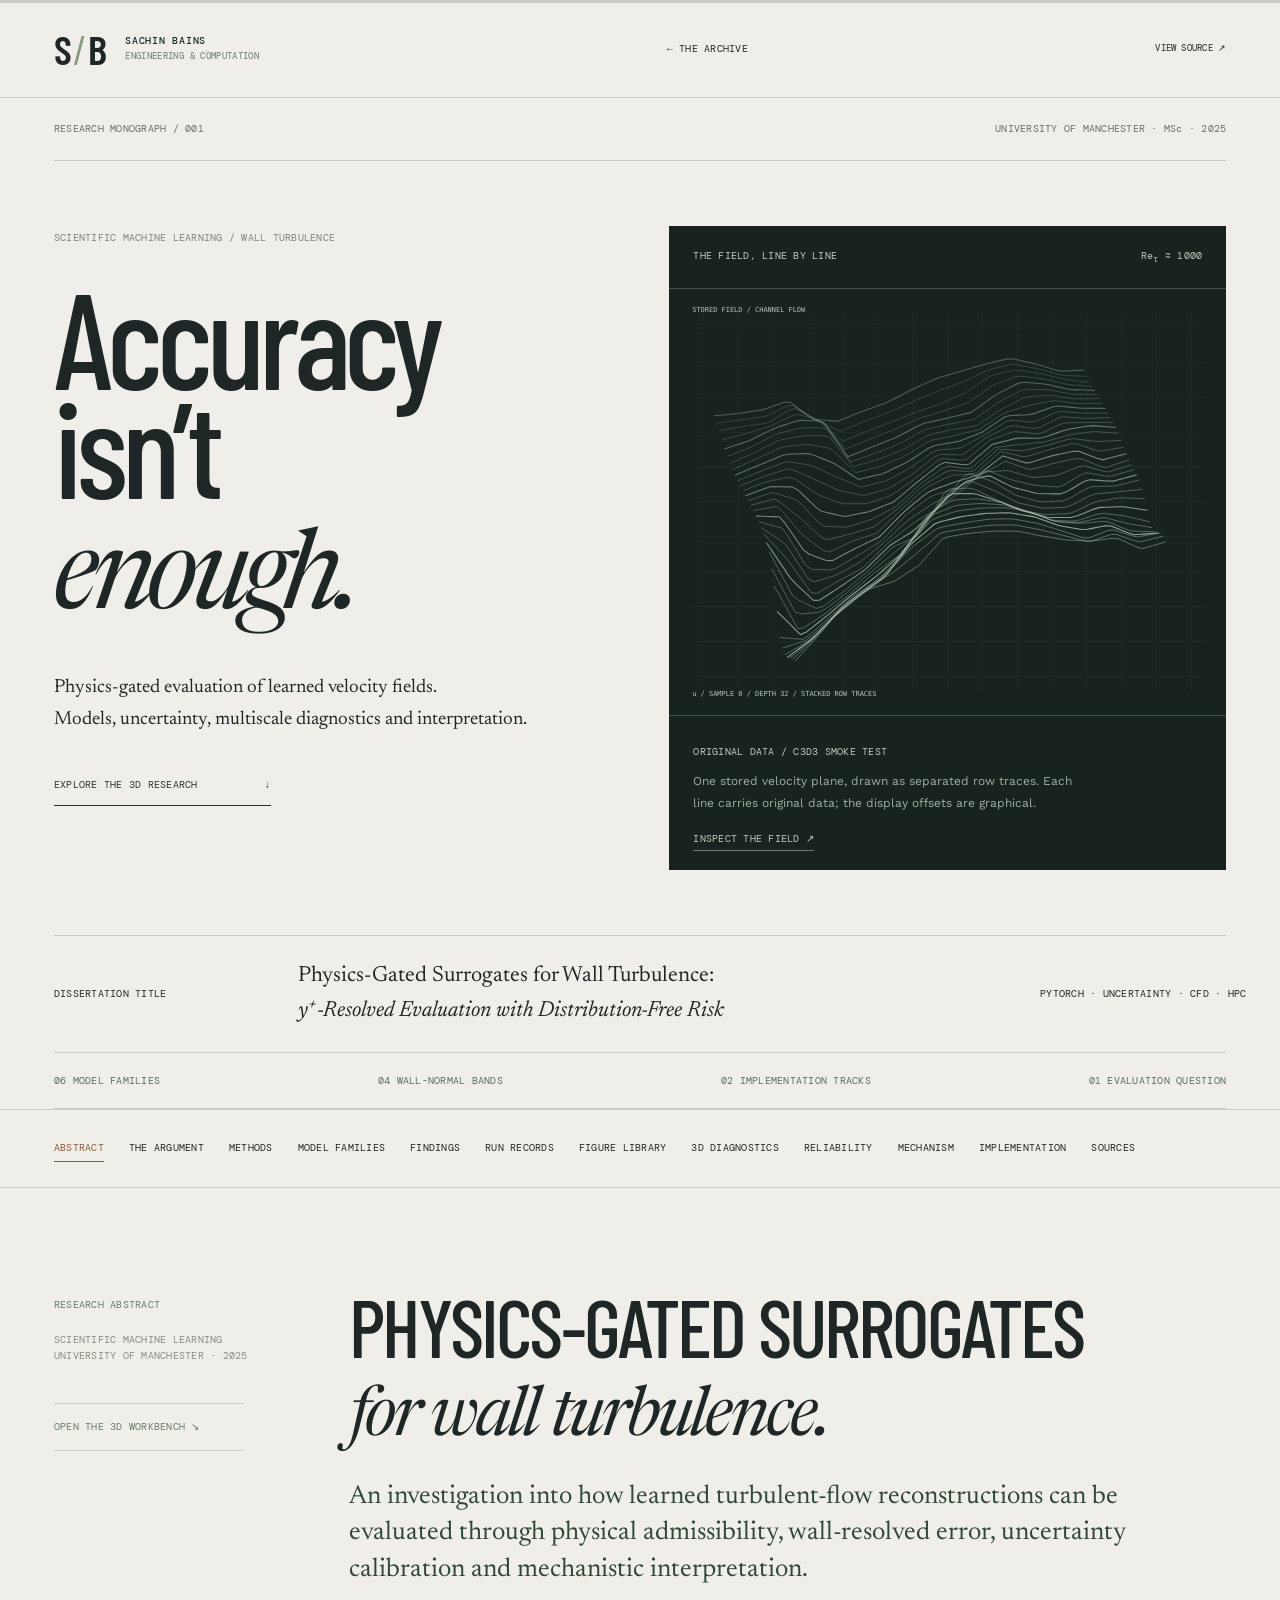
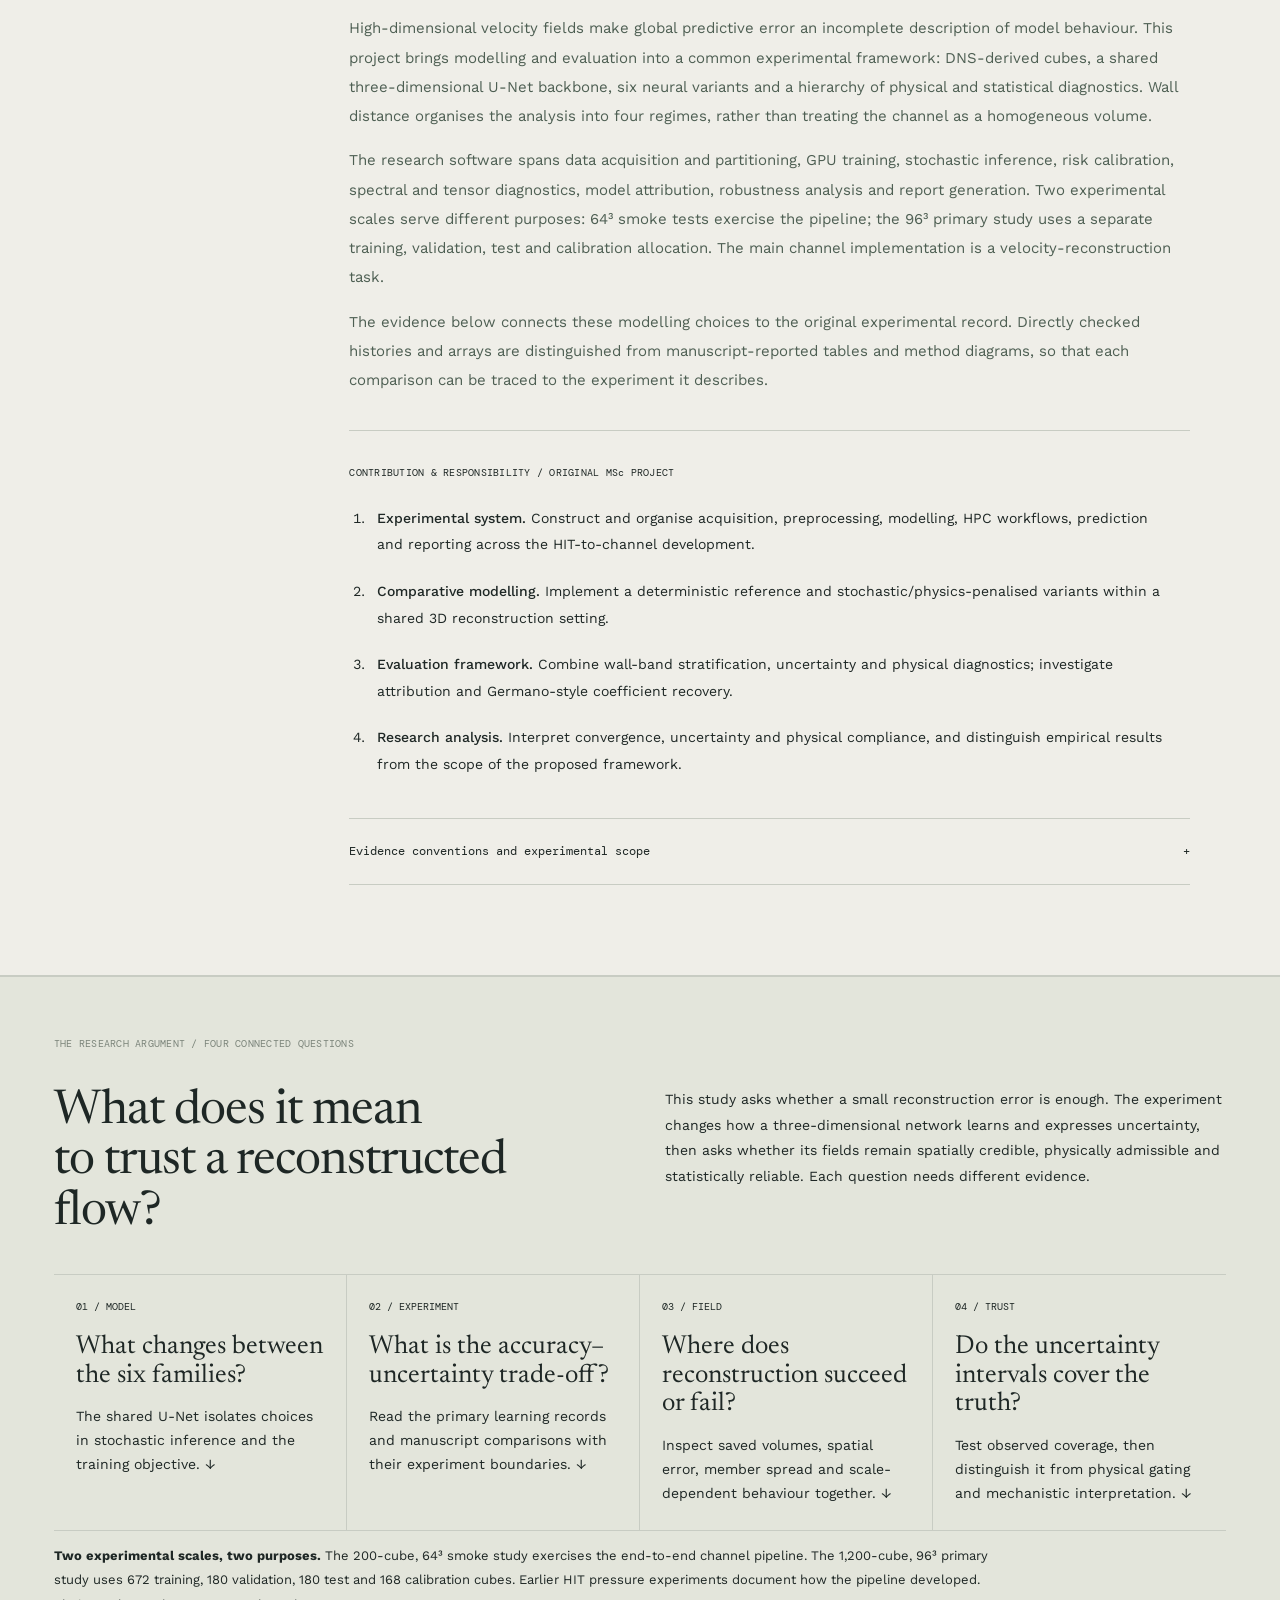
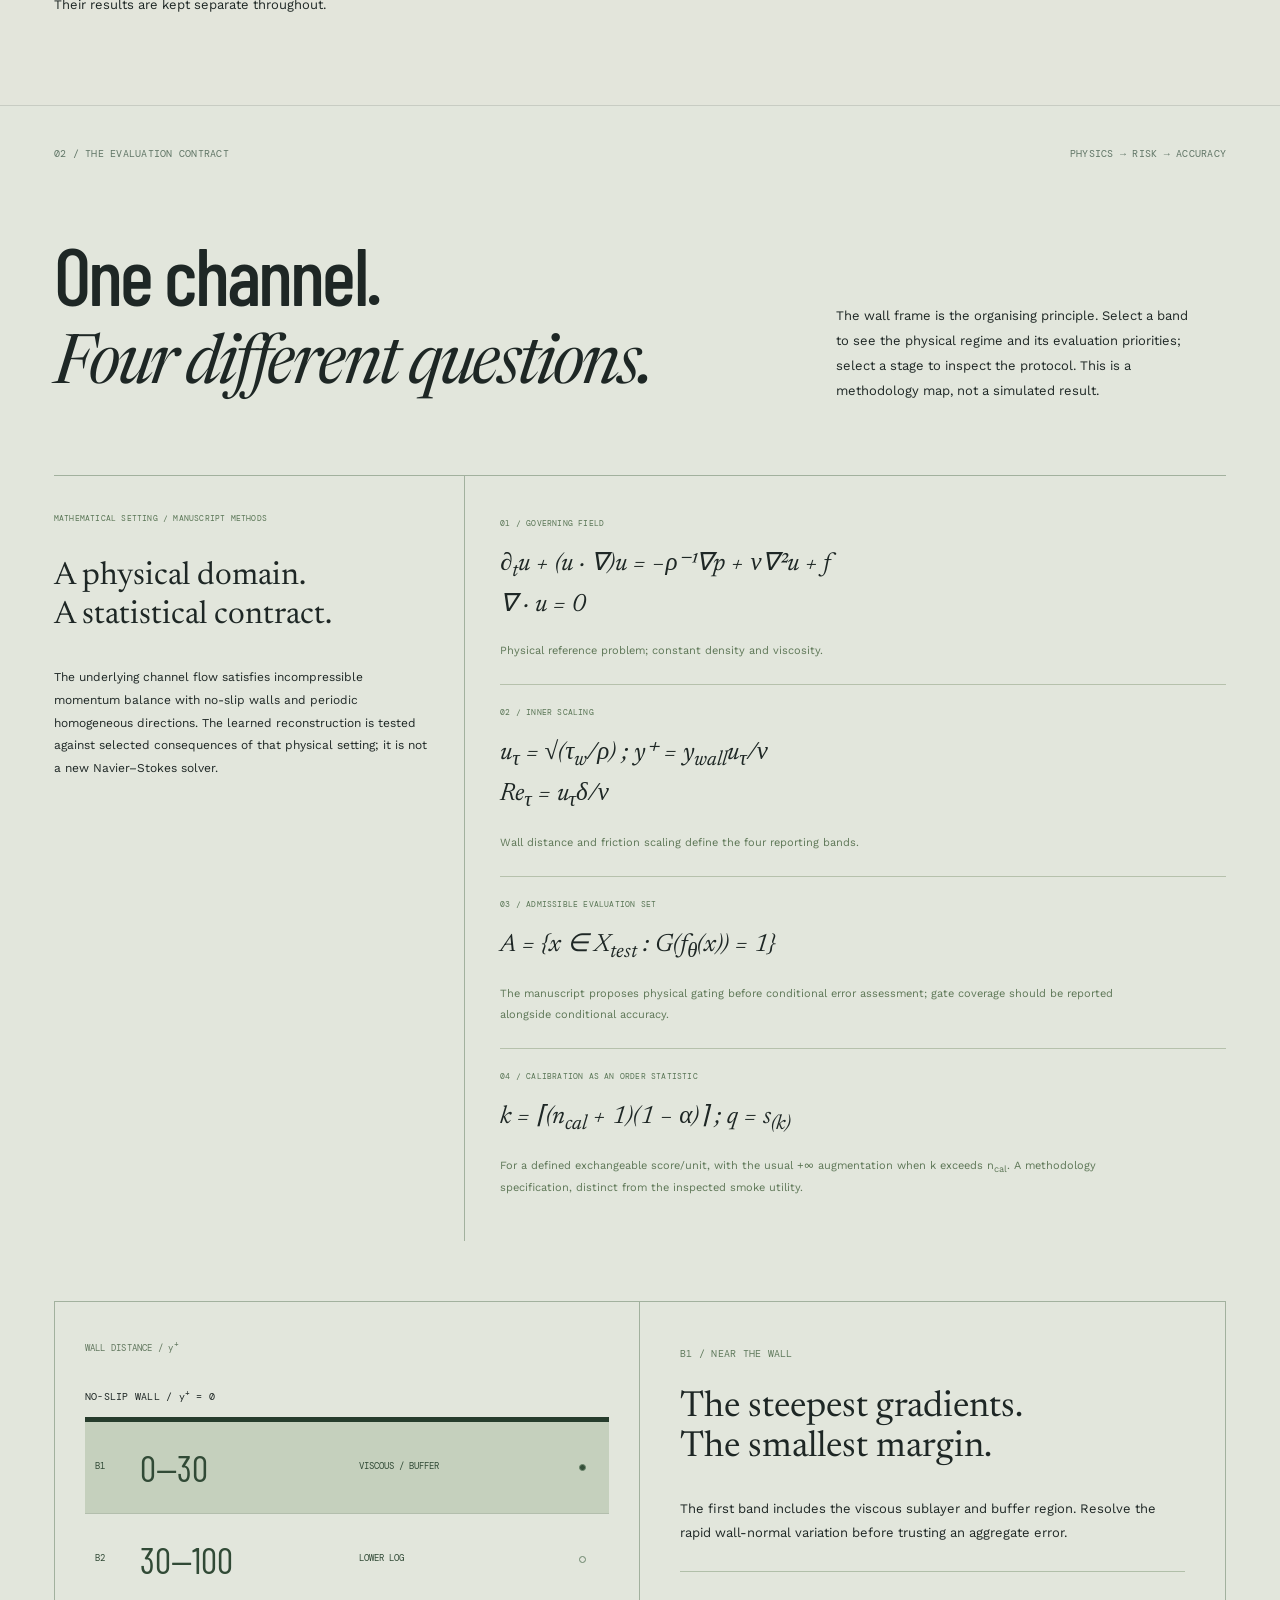
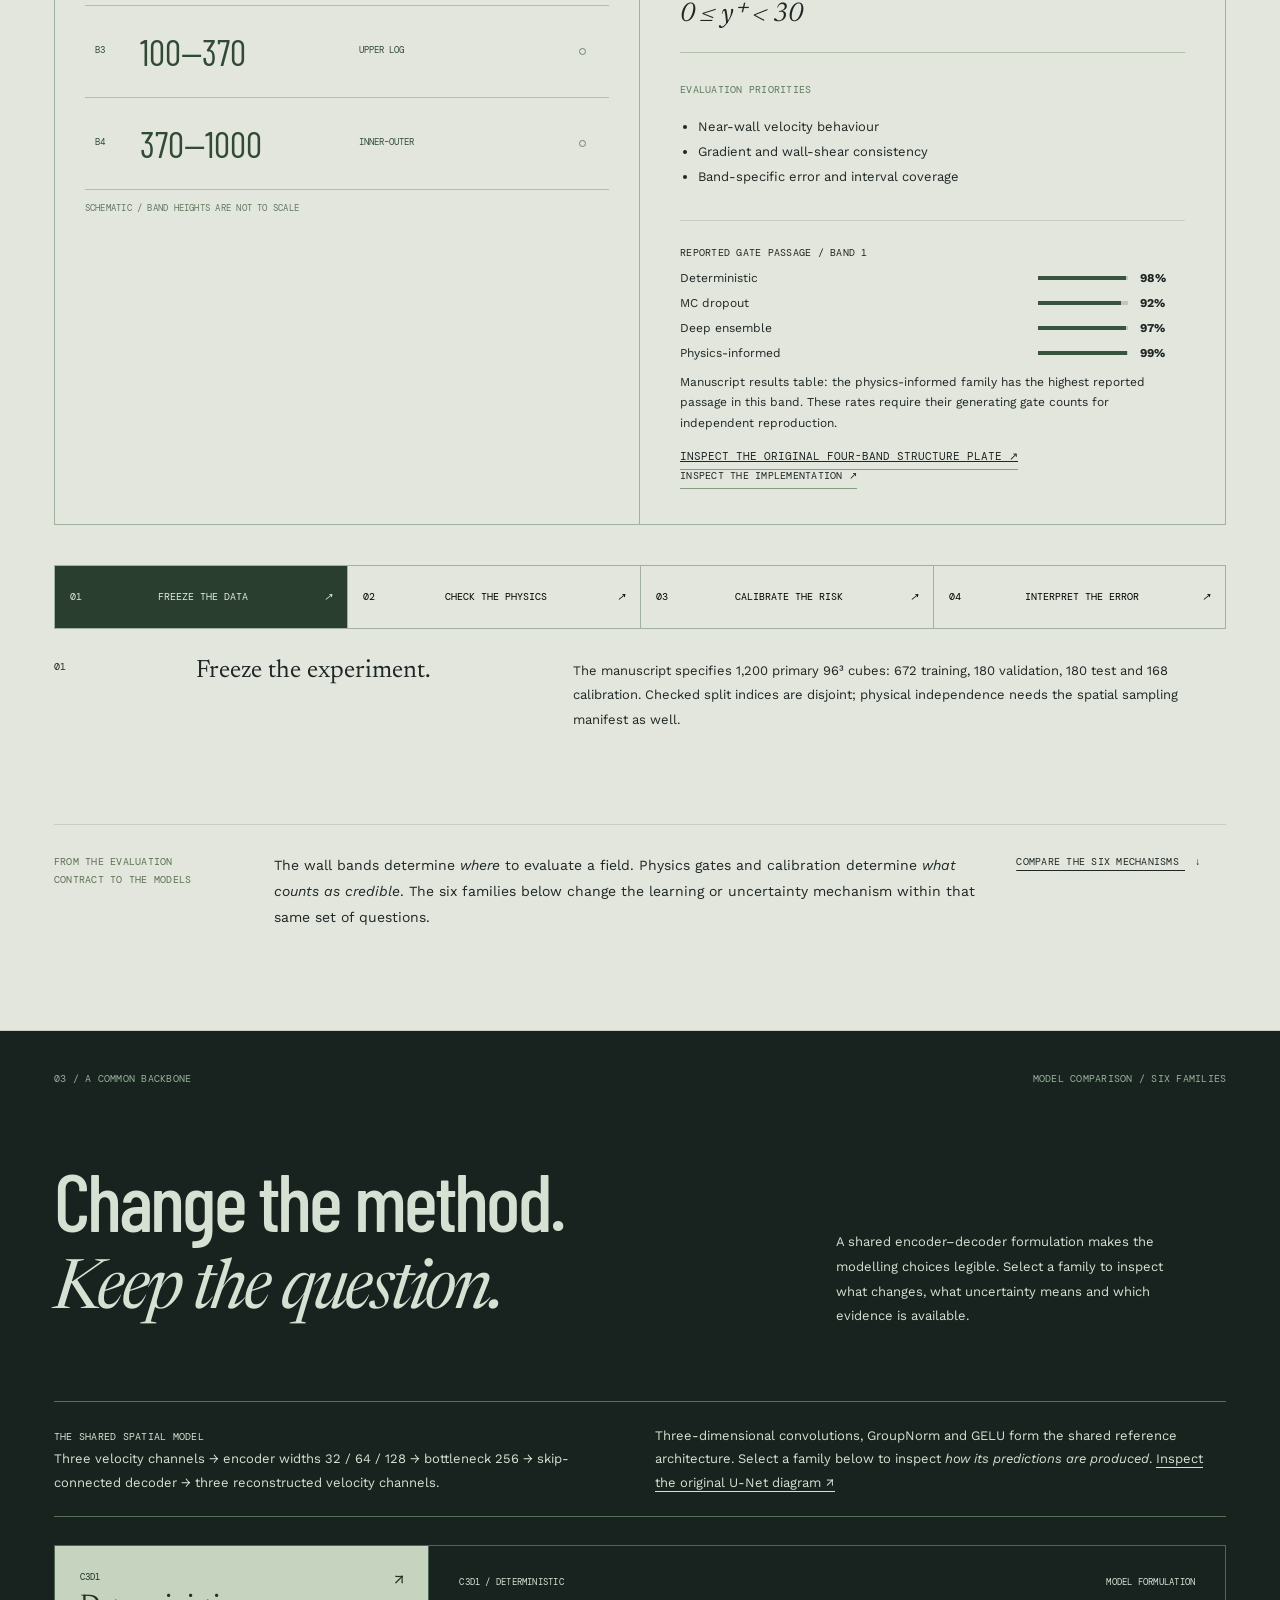
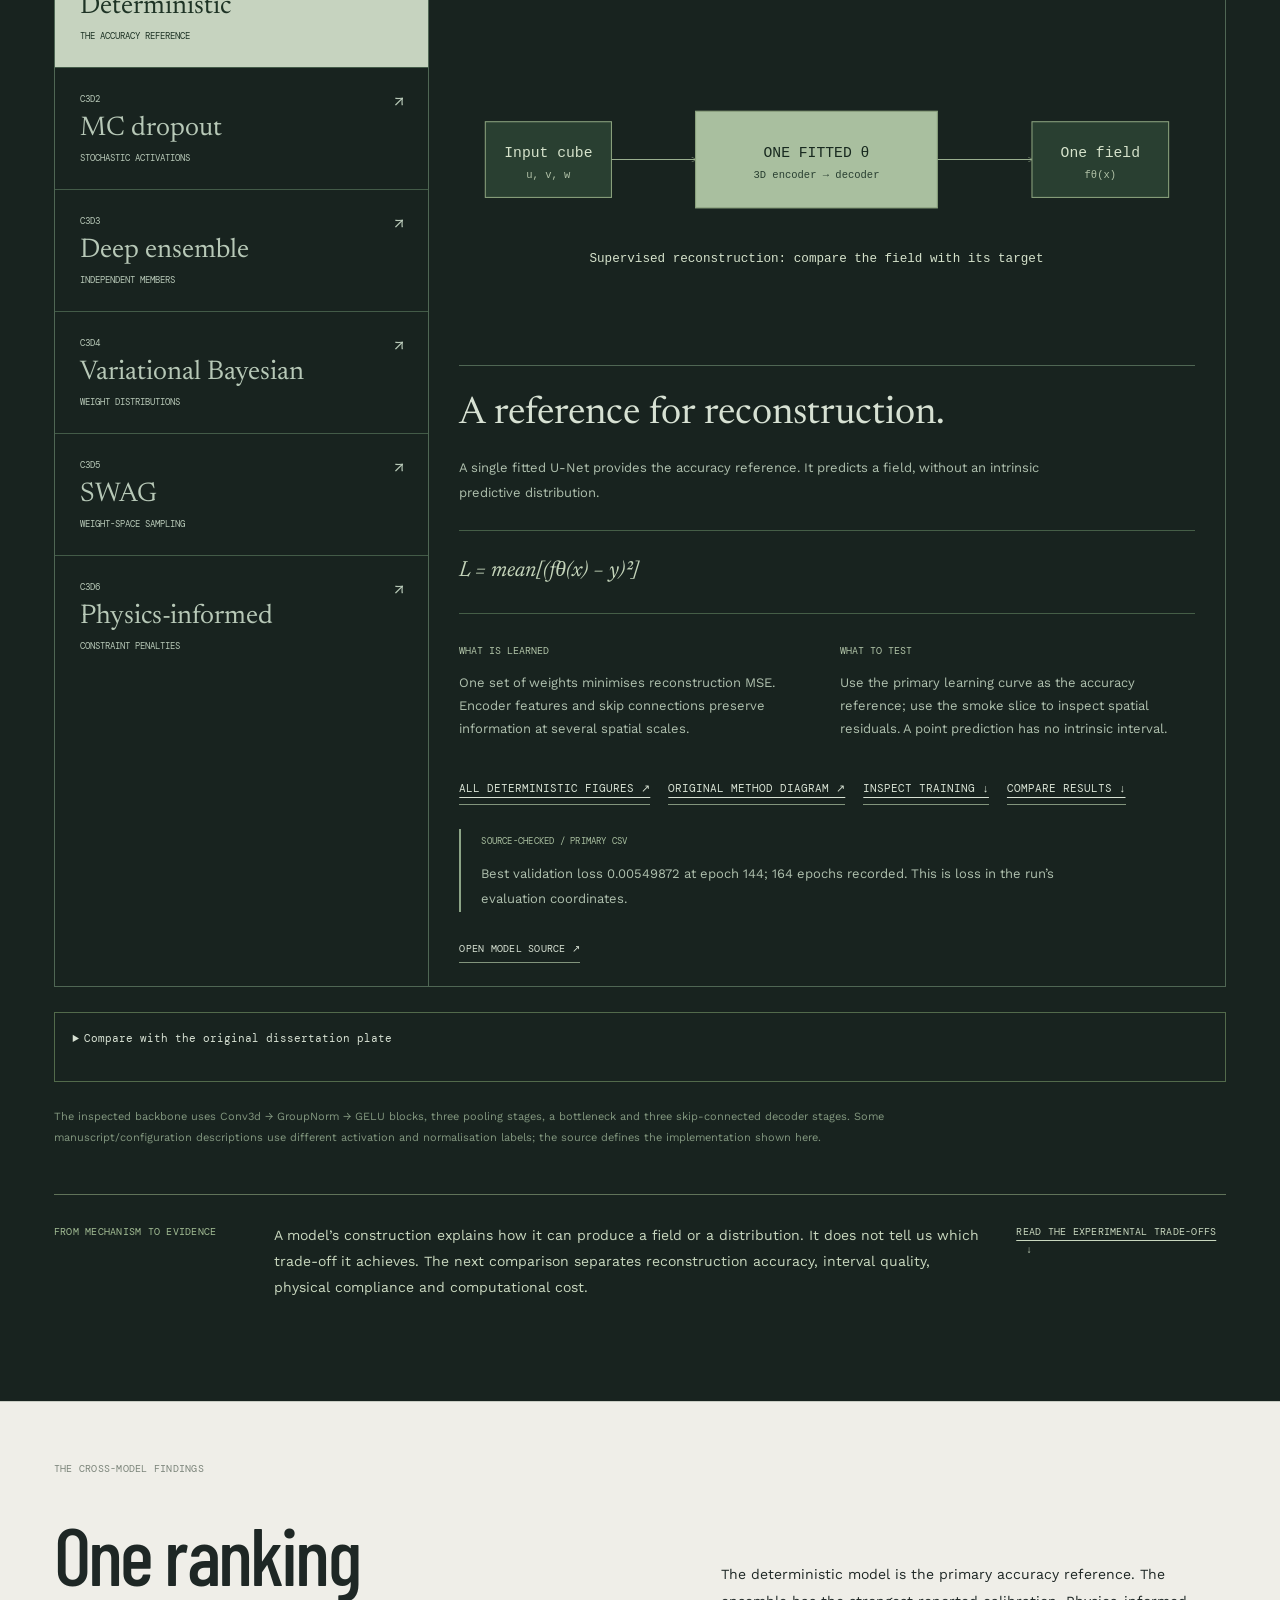
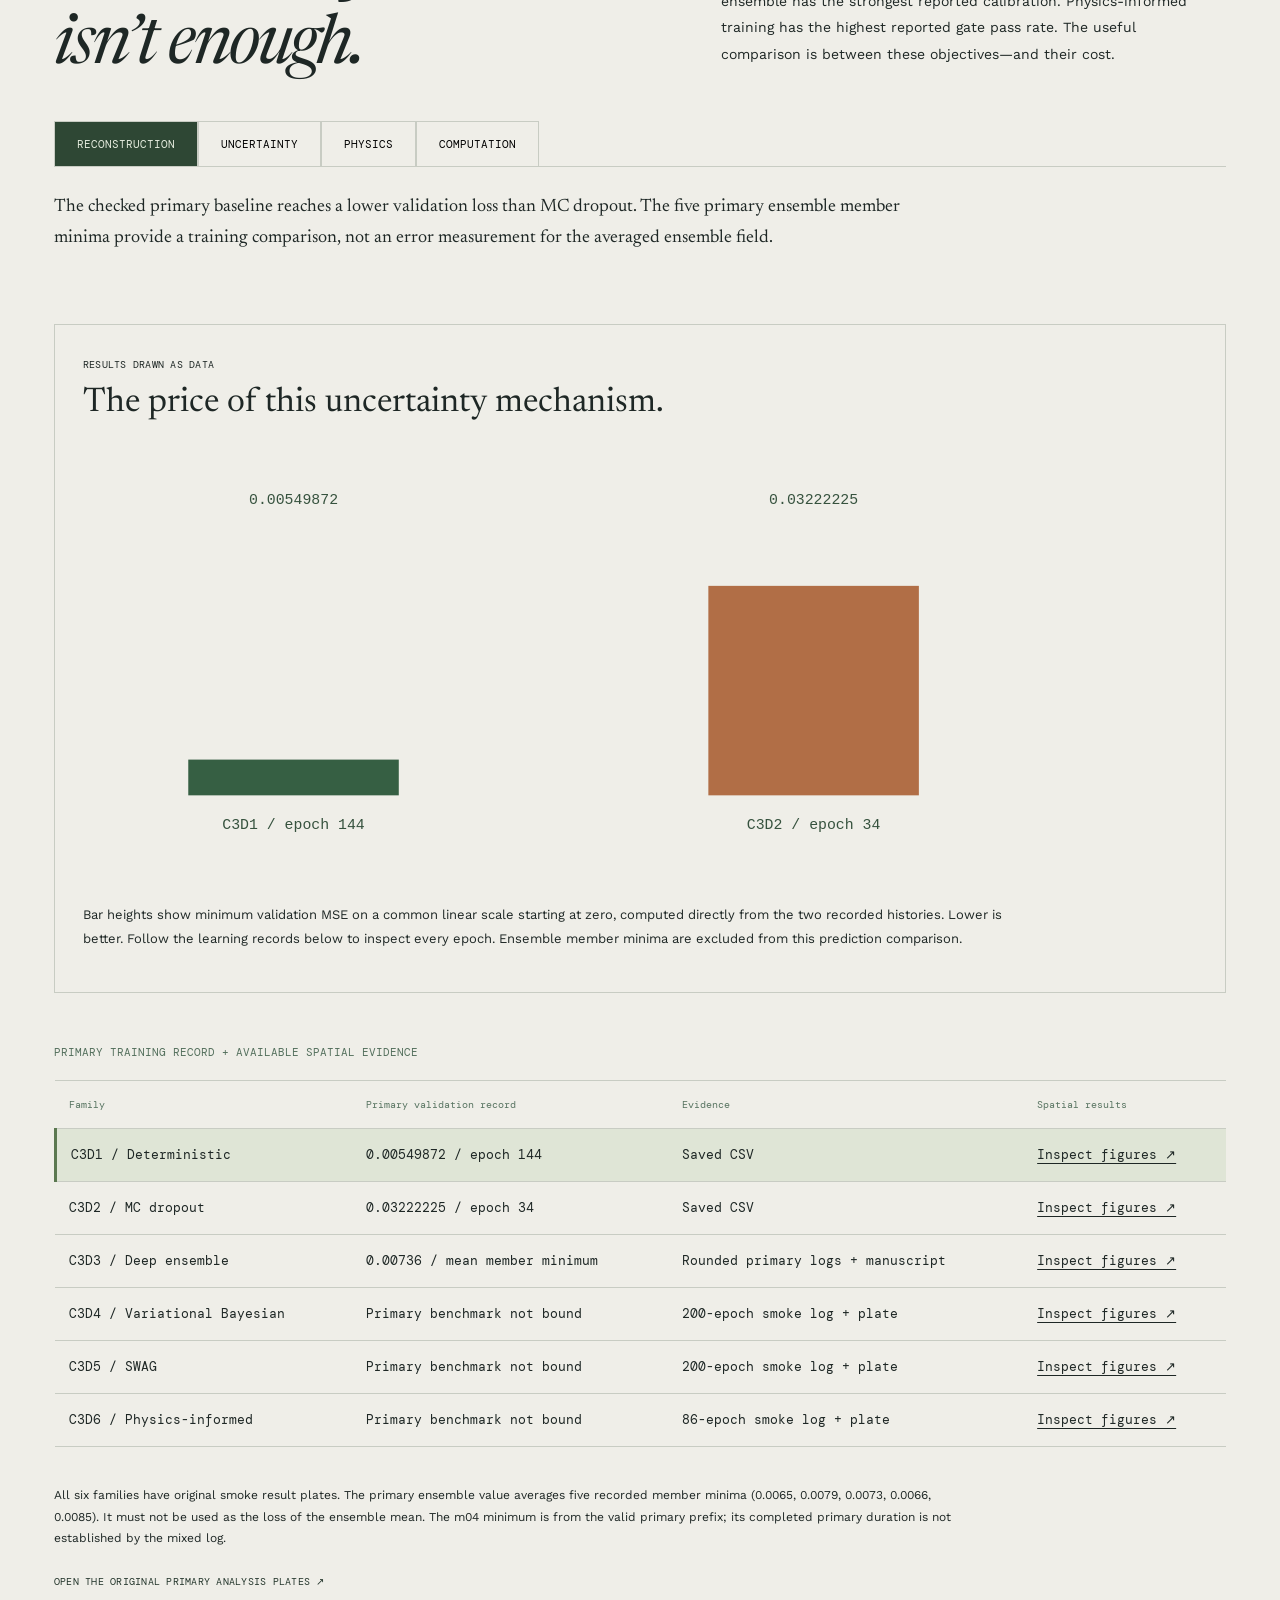
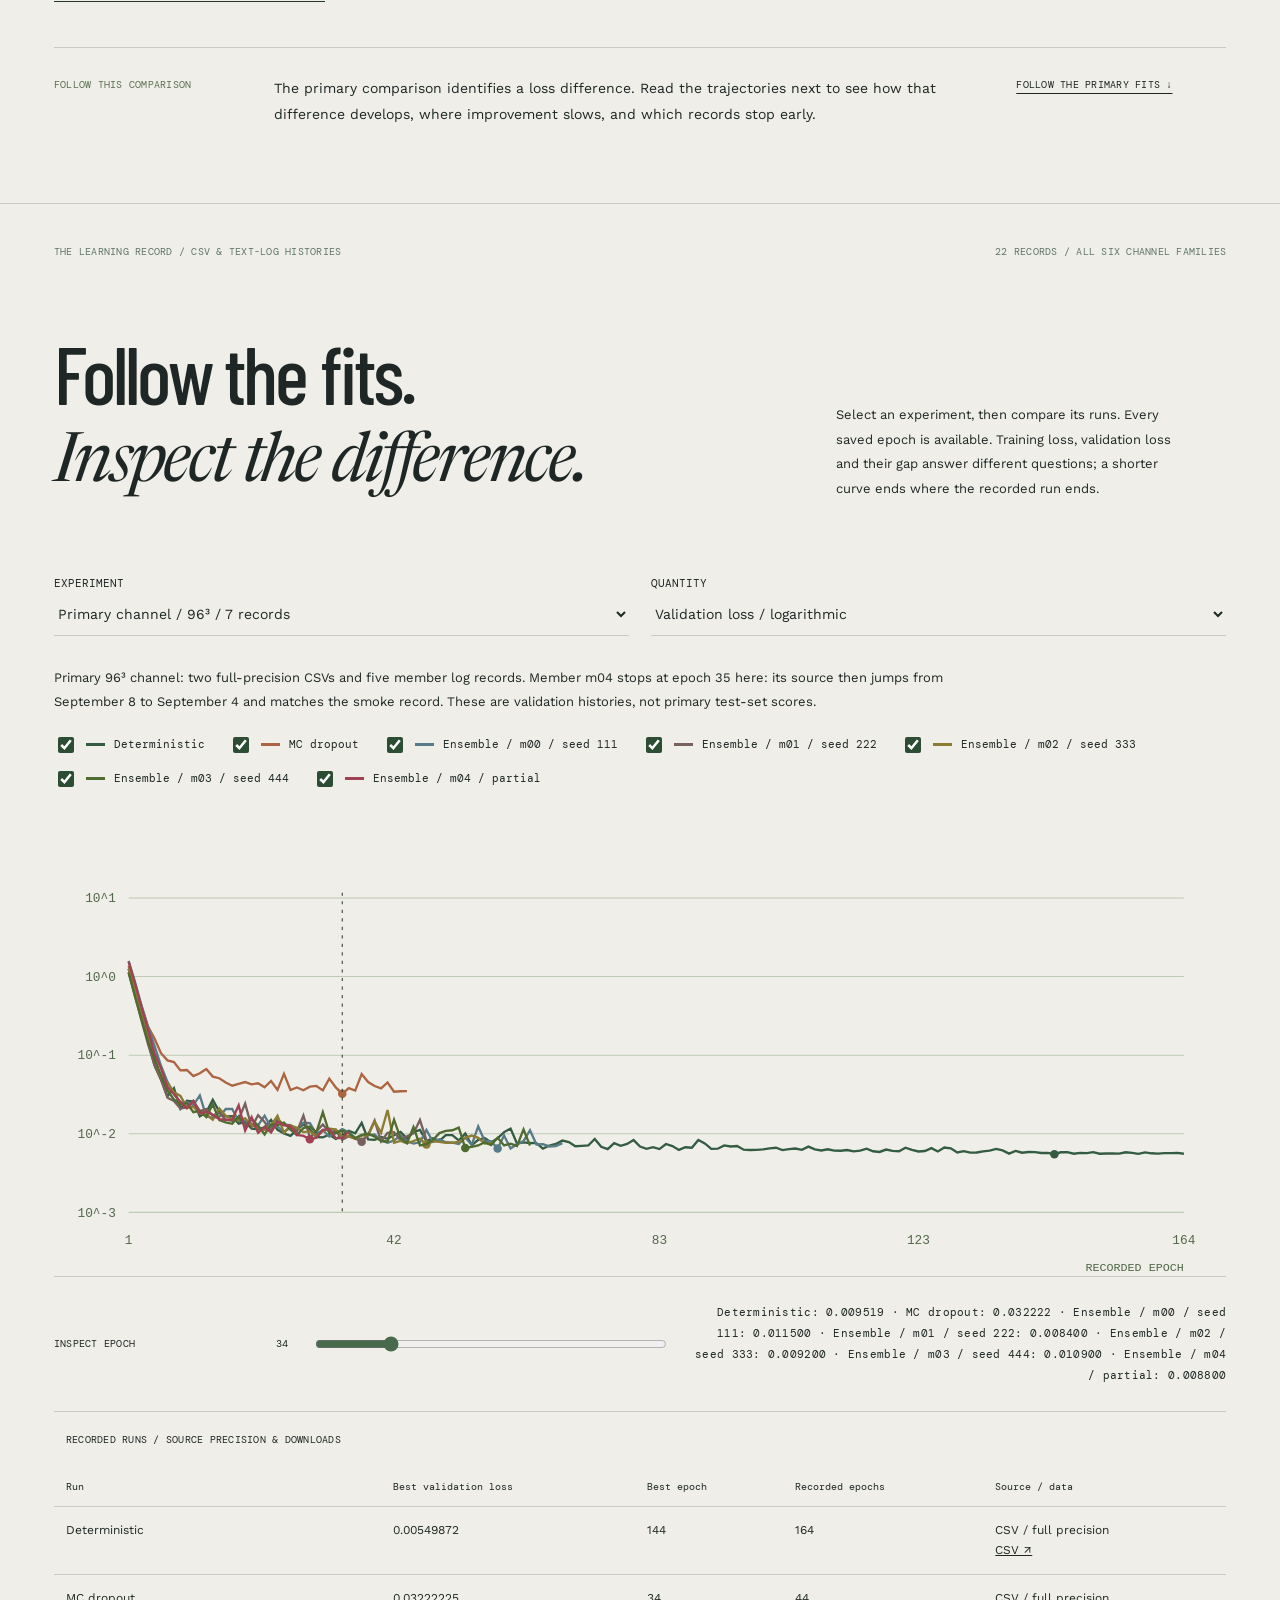
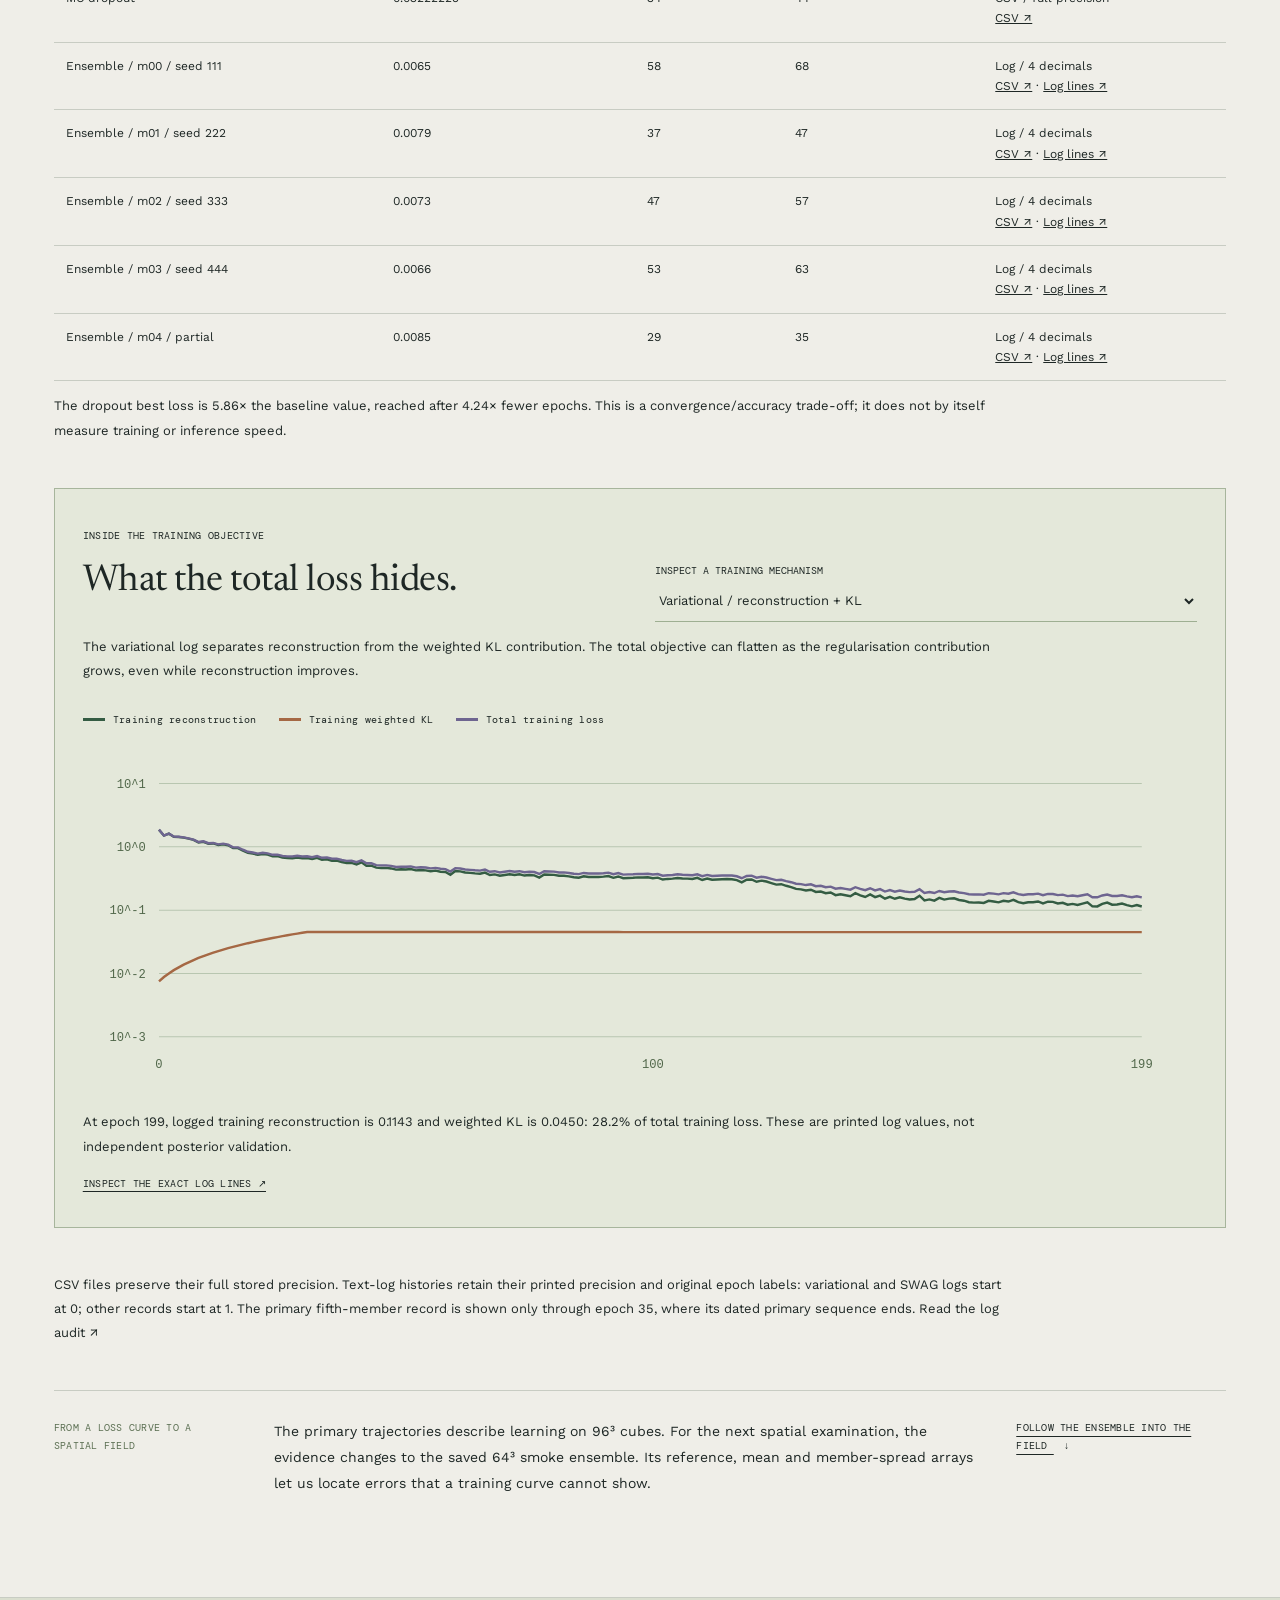
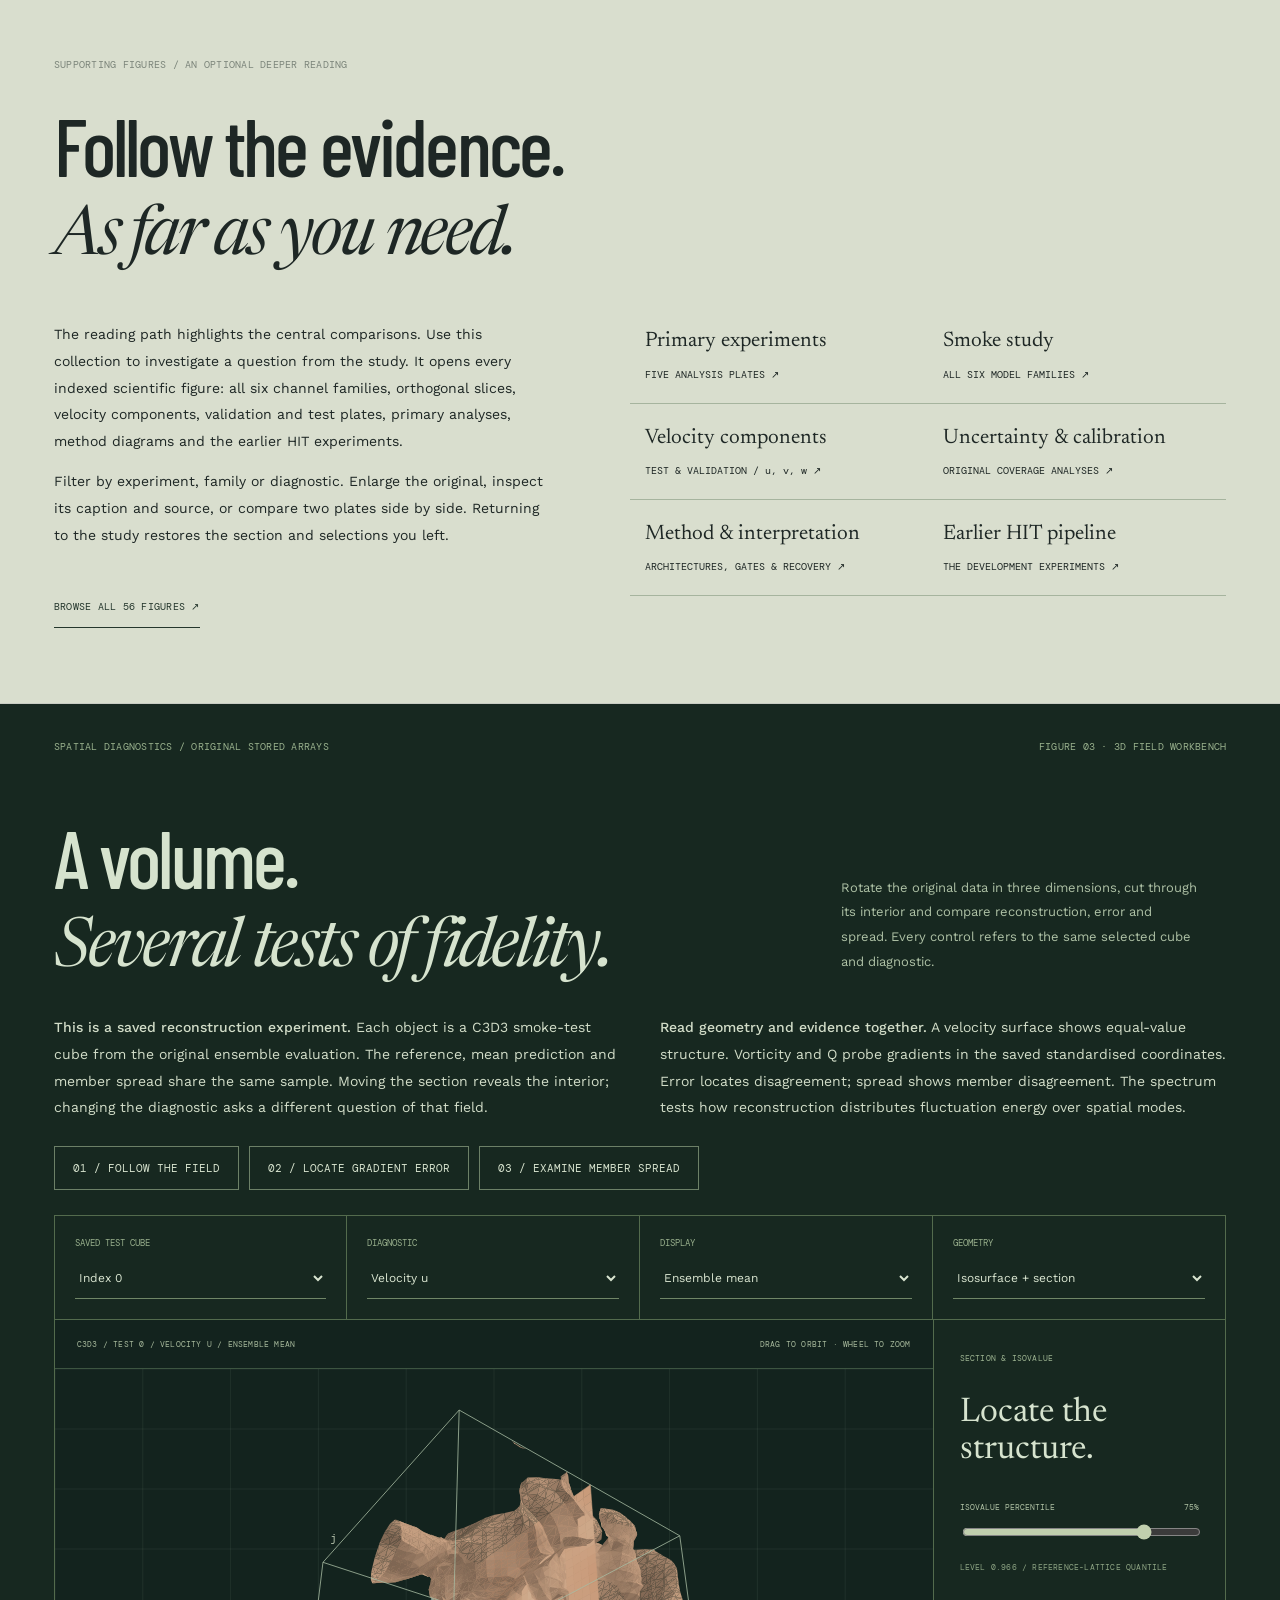
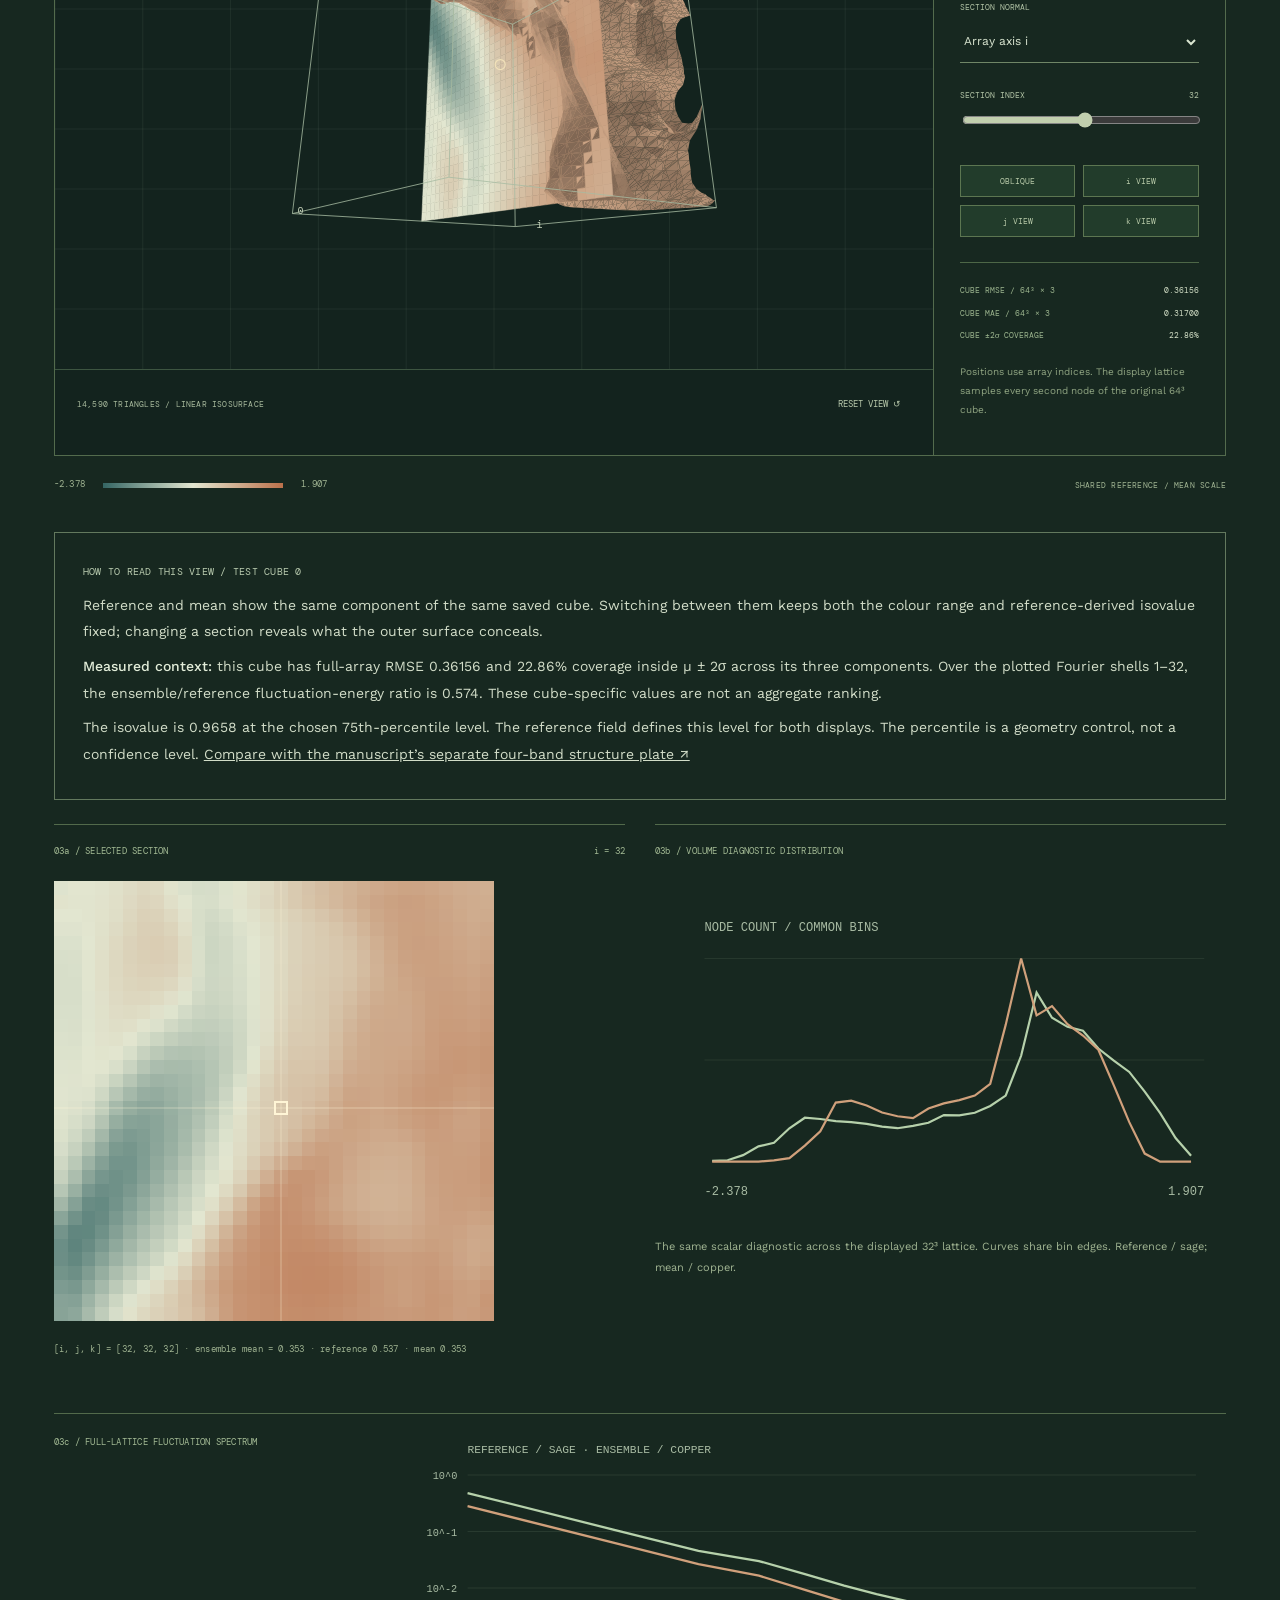
<file: turbulence.html>
<!doctype html>
<html lang="en"><head><meta charset="utf-8"><meta name="viewport" content="width=device-width,initial-scale=1"><meta name="theme-color" content="#18231f"><meta name="description" content="Physics-gated surrogates for wall turbulence. Sachin Bains’ MSc research in scientific machine learning, uncertainty and reproducible evaluation, with original experimental data."><title>Physics before performance — Sachin Bains / MSc Research</title><link rel="stylesheet" href="styles.css"><link rel="stylesheet" href="turbulence.css"><link rel="stylesheet" href="flagship.css"><link rel="stylesheet" href="academic.css"><link rel="stylesheet" href="research-story.css"><link rel="stylesheet" href="research-continuity.css"><link rel="stylesheet" href="live-results.css"></head>
<body class="research-page flagship academic"><a class="skip-link" href="#investigation">Skip to investigation</a><div class="reading-progress" aria-hidden="true"><span id="readingProgress"></span></div><div class="page-shell">
<header class="masthead"><a class="brand" href="index.html#index"><span class="brand-symbol">S<span class="brand-cut">/</span>B</span><span class="brand-detail">SACHIN BAINS <small>ENGINEERING & COMPUTATION</small></span></a><a class="mono return-archive" href="index.html#index">← THE ARCHIVE</a><a class="mono source-header" href="https://github.com/SachinBains/turbulence-calibrated-surrogate_3d">VIEW SOURCE ↗</a></header>
<main id="investigation"><section class="research-opening">
<div class="research-trim mono"><span>RESEARCH MONOGRAPH / 001</span><span>UNIVERSITY OF MANCHESTER · MSc · 2025</span></div>
<div class="flagship-hero"><div class="flagship-hero-copy"><span class="section-marker mono">SCIENTIFIC MACHINE LEARNING / WALL TURBULENCE</span><h1>Accuracy<br>isn’t<br><em>enough.</em></h1><p class="hero-question">Physics-gated evaluation of learned velocity fields.<br>Models, uncertainty, multiscale diagnostics and interpretation.</p><a class="underlink mono" href="#volume-lab">EXPLORE THE 3D RESEARCH <span>↓</span></a></div><figure class="hero-research-plate"><div class="mono instrument-top"><span>THE FIELD, LINE BY LINE</span><span>Re<sub>τ</sub> ≈ 1000</span></div><img src="research/turbulence/field-traces.svg" width="720" height="550" alt="Stacked row traces of an original velocity target plane, revealing its spatial structure"><figcaption><span class="mono">ORIGINAL DATA / C3D3 SMOKE TEST</span><p>One stored velocity plane, drawn as separated row traces. Each line carries original data; the display offsets are graphical.</p><a class="mono" href="#evidence">INSPECT THE FIELD ↗</a></figcaption></figure></div>
<div class="monograph-colophon"><span class="mono">DISSERTATION TITLE</span><p>Physics-Gated Surrogates for Wall Turbulence:<br><em>y<sup>+</sup>-Resolved Evaluation with Distribution-Free Risk</em></p><span class="mono">PYTORCH · UNCERTAINTY · CFD · HPC</span></div>
<div class="research-facts mono"><span>06 MODEL FAMILIES</span><span>04 WALL-NORMAL BANDS</span><span>02 IMPLEMENTATION TRACKS</span><span>01 EVALUATION QUESTION</span></div></section>
<nav class="research-nav mono" aria-label="Research chapters"><a href="#question">ABSTRACT</a><a href="#research-route">THE ARGUMENT</a><a href="#protocol">METHODS</a><a href="#models">MODEL FAMILIES</a><a href="#findings">FINDINGS</a><a href="#training">RUN RECORDS</a><a href="#figure-library">FIGURE LIBRARY</a><a href="#volume-lab">3D DIAGNOSTICS</a><a href="#reliability">RELIABILITY</a><a href="#interpretation">MECHANISM</a><a href="#research-system">IMPLEMENTATION</a><a href="#sources">SOURCES</a></nav>
<section class="research-chapter abstract-chapter" id="question"><div class="chapter-label mono">RESEARCH ABSTRACT<br><span class="chapter-aside">SCIENTIFIC MACHINE LEARNING<br>UNIVERSITY OF MANCHESTER · 2025</span><a class="abstract-jump" href="#volume-lab">OPEN THE 3D WORKBENCH ↘</a></div><div class="chapter-body"><h2>Physics-gated surrogates<br><em>for wall turbulence.</em></h2><p class="lead">An investigation into how learned turbulent-flow reconstructions can be evaluated through physical admissibility, wall-resolved error, uncertainty calibration and mechanistic interpretation.</p><p>High-dimensional velocity fields make global predictive error an incomplete description of model behaviour. This project brings modelling and evaluation into a common experimental framework: DNS-derived cubes, a shared three-dimensional U-Net backbone, six neural variants and a hierarchy of physical and statistical diagnostics. Wall distance organises the analysis into four regimes, rather than treating the channel as a homogeneous volume.</p><p>The research software spans data acquisition and partitioning, GPU training, stochastic inference, risk calibration, spectral and tensor diagnostics, model attribution, robustness analysis and report generation. Two experimental scales serve different purposes: 64³ smoke tests exercise the pipeline; the 96³ primary study uses a separate training, validation, test and calibration allocation. The main channel implementation is a velocity-reconstruction task.</p><p>The evidence below connects these modelling choices to the original experimental record. Directly checked histories and arrays are distinguished from manuscript-reported tables and method diagrams, so that each comparison can be traced to the experiment it describes.</p><div class="academic-contributions"><span class="mono">CONTRIBUTION & RESPONSIBILITY / ORIGINAL MSc PROJECT</span><ol><li><b>Experimental system.</b> Construct and organise acquisition, preprocessing, modelling, HPC workflows, prediction and reporting across the HIT-to-channel development.</li><li><b>Comparative modelling.</b> Implement a deterministic reference and stochastic/physics-penalised variants within a shared 3D reconstruction setting.</li><li><b>Evaluation framework.</b> Combine wall-band stratification, uncertainty and physical diagnostics; investigate attribution and Germano-style coefficient recovery.</li><li><b>Research analysis.</b> Interpret convergence, uncertainty and physical compliance, and distinguish empirical results from the scope of the proposed framework.</li></ol></div><details class="evidence-disclosure"><summary>Evidence conventions and experimental scope <span>+</span></summary><p><b>Source-checked</b> identifies inspected code, original CSVs or saved arrays. <b>Thesis-reported</b> identifies findings in the supplied full manuscript. <b>Derived diagnostic</b> identifies lightweight postprocessing performed for this portfolio, not a historical experiment. <b>Implementation</b> identifies a code capability without asserting completed scientific validation.</p><p>The implementation catalogue covers 58 Python source modules (11,812 lines) in the main repository. This is a scope inventory, not a measure of scientific quality or a claim that every route has run successfully. The browser performs no neural inference. Original research files are read-only.</p></details></div></section>

<section class="research-route" id="research-route"><span class="section-marker mono">THE RESEARCH ARGUMENT / FOUR CONNECTED QUESTIONS</span><div class="route-intro"><h2>What does it mean<br>to trust a reconstructed flow?</h2><p>This study asks whether a small reconstruction error is enough. The experiment changes how a three-dimensional network learns and expresses uncertainty, then asks whether its fields remain spatially credible, physically admissible and statistically reliable. Each question needs different evidence.</p></div><div class="reading-trail"><a href="#models"><span>01 / MODEL</span><strong>What changes between the six families?</strong>The shared U-Net isolates choices in stochastic inference and the training objective. ↓</a><a href="#findings"><span>02 / EXPERIMENT</span><strong>What is the accuracy–uncertainty trade-off?</strong>Read the primary learning records and manuscript comparisons with their experiment boundaries. ↓</a><a href="#volume-lab"><span>03 / FIELD</span><strong>Where does reconstruction succeed or fail?</strong>Inspect saved volumes, spatial error, member spread and scale-dependent behaviour together. ↓</a><a href="#reliability"><span>04 / TRUST</span><strong>Do the uncertainty intervals cover the truth?</strong>Test observed coverage, then distinguish it from physical gating and mechanistic interpretation. ↓</a></div><p class="history-note"><b>Two experimental scales, two purposes.</b> The 200-cube, 64³ smoke study exercises the end-to-end channel pipeline. The 1,200-cube, 96³ primary study uses 672 training, 180 validation, 180 test and 168 calibration cubes. Earlier HIT pressure experiments document how the pipeline developed. Their results are kept separate throughout.</p></section><section class="protocol-section" id="protocol"><div class="section-ruler mono"><span>02 / THE EVALUATION CONTRACT</span><span>PHYSICS → RISK → ACCURACY</span></div><div class="protocol-heading"><h2>One channel.<br><em>Four different questions.</em></h2><p>The wall frame is the organising principle. Select a band to see the physical regime and its evaluation priorities; select a stage to inspect the protocol. This is a methodology map, not a simulated result.</p></div>
<div class="formal-method"><div><span class="mono">MATHEMATICAL SETTING / MANUSCRIPT METHODS</span><h3>A physical domain.<br>A statistical contract.</h3><p>The underlying channel flow satisfies incompressible momentum balance with no-slip walls and periodic homogeneous directions. The learned reconstruction is tested against selected consequences of that physical setting; it is not a new Navier–Stokes solver.</p></div><div class="method-equations"><div><span class="mono">01 / GOVERNING FIELD</span><p>∂<sub>t</sub>u + (u · ∇)u = −ρ⁻¹∇p + ν∇²u + f<br>∇ · u = 0</p><small>Physical reference problem; constant density and viscosity.</small></div><div><span class="mono">02 / INNER SCALING</span><p>u<sub>τ</sub> = √(τ<sub>w</sub>/ρ) ; y⁺ = y<sub>wall</sub>u<sub>τ</sub>/ν<br>Re<sub>τ</sub> = u<sub>τ</sub>δ/ν</p><small>Wall distance and friction scaling define the four reporting bands.</small></div><div><span class="mono">03 / ADMISSIBLE EVALUATION SET</span><p>A = {x ∈ X<sub>test</sub> : G(f<sub>θ</sub>(x)) = 1}</p><small>The manuscript proposes physical gating before conditional error assessment; gate coverage should be reported alongside conditional accuracy.</small></div><div><span class="mono">04 / CALIBRATION AS AN ORDER STATISTIC</span><p>k = ⌈(n<sub>cal</sub> + 1)(1 − α)⌉ ; q = s<sub>(k)</sub></p><small>For a defined exchangeable score/unit, with the usual +∞ augmentation when k exceeds n<sub>cal</sub>. A methodology specification, distinct from the inspected smoke utility.</small></div></div></div><div class="wall-instrument"><div class="wall-column"><div class="mono wall-caption">WALL DISTANCE / y<sup>+</sup></div><div class="wall-boundary mono">NO-SLIP WALL / y<sup>+</sup> = 0</div><button type="button" class="wall-band" data-band="0" aria-pressed="true"><span>B1</span><strong>0—30</strong><small>VISCOUS / BUFFER</small><i></i></button><button type="button" class="wall-band" data-band="1" aria-pressed="false"><span>B2</span><strong>30—100</strong><small>LOWER LOG</small><i></i></button><button type="button" class="wall-band" data-band="2" aria-pressed="false"><span>B3</span><strong>100—370</strong><small>UPPER LOG</small><i></i></button><button type="button" class="wall-band" data-band="3" aria-pressed="false"><span>B4</span><strong>370—1000</strong><small>INNER–OUTER</small><i></i></button><div class="mono wall-caption">SCHEMATIC / BAND HEIGHTS ARE NOT TO SCALE</div></div><div class="band-inspector" aria-live="polite"><span class="mono" id="bandIndex">B1 / NEAR THE WALL</span><h3 id="bandTitle">The steepest gradients.<br>The smallest margin.</h3><p id="bandReading"></p><div class="band-formula" id="bandFormula"></div><span class="mono">EVALUATION PRIORITIES</span><ul id="bandPriorities"></ul><div id="bandOutcomes" class="band-outcomes"></div><a id="bandCode" class="mono" href="https://github.com/SachinBains/turbulence-calibrated-surrogate_3d/blob/main/src/eval/physics_gates.py">INSPECT THE IMPLEMENTATION ↗</a></div></div>
<div class="protocol-stages" role="group" aria-label="Inspect evaluation stage"><button type="button" data-stage="0" aria-pressed="true"><span>01</span> FREEZE THE DATA <i>↗</i></button><button type="button" data-stage="1" aria-pressed="false"><span>02</span> CHECK THE PHYSICS <i>↗</i></button><button type="button" data-stage="2" aria-pressed="false"><span>03</span> CALIBRATE THE RISK <i>↗</i></button><button type="button" data-stage="3" aria-pressed="false"><span>04</span> INTERPRET THE ERROR <i>↗</i></button></div><div class="stage-reading" aria-live="polite"><span class="mono" id="stageNumber"></span><h3 id="stageTitle"></h3><p id="stageText"></p></div><div class="research-handover"><span class="mono">FROM THE EVALUATION CONTRACT TO THE MODELS</span><p>The wall bands determine <em>where</em> to evaluate a field. Physics gates and calibration determine <em>what counts as credible</em>. The six families below change the learning or uncertainty mechanism within that same set of questions.</p><a class="mono" href="#models">COMPARE THE SIX MECHANISMS <span aria-hidden="true">↓</span></a></div></section>
<section class="models-section" id="models"><div class="section-ruler mono"><span>03 / A COMMON BACKBONE</span><span>MODEL COMPARISON / SIX FAMILIES</span></div><div class="models-heading"><h2>Change the method.<br><em>Keep the question.</em></h2><p>A shared encoder–decoder formulation makes the modelling choices legible. Select a family to inspect what changes, what uncertainty means and which evidence is available.</p></div><div class="backbone-note"><p><span class="mono">THE SHARED SPATIAL MODEL</span><br>Three velocity channels → encoder widths 32 / 64 / 128 → bottleneck 256 → skip-connected decoder → three reconstructed velocity channels.</p><p>Three-dimensional convolutions, GroupNorm and GELU form the shared reference architecture. Select a family below to inspect <em>how its predictions are produced</em>. <a href="research-library.html?figure=f14">Inspect the original U-Net diagram ↗</a></p></div><div class="model-workbench"><div class="model-list" role="group" aria-label="Select a model family"><button type="button" data-model="0" aria-pressed="true"><span>C3D1</span><strong>Deterministic</strong><small>THE ACCURACY REFERENCE</small><i>↗</i></button><button type="button" data-model="1" aria-pressed="false"><span>C3D2</span><strong>MC dropout</strong><small>STOCHASTIC ACTIVATIONS</small><i>↗</i></button><button type="button" data-model="2" aria-pressed="false"><span>C3D3</span><strong>Deep ensemble</strong><small>INDEPENDENT MEMBERS</small><i>↗</i></button><button type="button" data-model="3" aria-pressed="false"><span>C3D4</span><strong>Variational Bayesian</strong><small>WEIGHT DISTRIBUTIONS</small><i>↗</i></button><button type="button" data-model="4" aria-pressed="false"><span>C3D5</span><strong>SWAG</strong><small>WEIGHT-SPACE SAMPLING</small><i>↗</i></button><button type="button" data-model="5" aria-pressed="false"><span>C3D6</span><strong>Physics-informed</strong><small>CONSTRAINT PENALTIES</small><i>↗</i></button></div><div class="model-inspector"><div class="mono model-kicker"><span id="modelCode">C3D1 / DETERMINISTIC</span><span>MODEL FORMULATION</span></div><svg id="architectureSvg" viewBox="0 0 700 270" role="img" aria-label="U-Net architecture and selected model mechanism"></svg><div class="model-details" aria-live="polite"><h3 id="modelTitle"></h3><p id="modelDescription"></p><div id="mechanismNotes" class="mechanism-notes"></div><div class="model-deep-links"><a id="modelFigures" href="research-library.html?family=C3D1">ALL FAMILY FIGURES ↗</a><a id="modelMethod" href="research-library.html?figure=f14">ORIGINAL METHOD DIAGRAM ↗</a><a id="modelRun" href="#training">INSPECT TRAINING ↓</a><a href="#findings">COMPARE RESULTS ↓</a></div><div class="model-evidence"><span class="mono" id="modelEvidenceLabel"></span><p id="modelEvidence"></p></div><a id="modelSource" class="mono" href="https://github.com/SachinBains/turbulence-calibrated-surrogate_3d">OPEN MODEL SOURCE ↗</a></div></div></div><figure class="manuscript-plate"><div class="manuscript-plate-head mono"><span id="manuscriptPlateLabel">ORIGINAL DISSERTATION PLATE / C3D1</span><button id="enlargeManuscript" type="button">EXAMINE AT FULL SIZE ↗</button></div><div class="plate-reading" id="modelPlateReading" aria-live="polite"></div><button id="manuscriptImageButton" type="button" aria-label="Enlarge the original dissertation figure"><img id="manuscriptModelImage" src="research/turbulence/manuscript/C3D1.png" loading="lazy" alt="Original C3D1 manuscript plate showing reference, prediction and absolute error"></button><figcaption id="manuscriptPlateCaption">Original smoke-test plate from the dissertation. The archived panels retain their original colour scales; use the numerical diagnostics for quantitative comparisons.</figcaption></figure><p class="section-footnote">The inspected backbone uses Conv3d → GroupNorm → GELU blocks, three pooling stages, a bottleneck and three skip-connected decoder stages. Some manuscript/configuration descriptions use different activation and normalisation labels; the source defines the implementation shown here.</p><div class="research-handover"><span class="mono">FROM MECHANISM TO EVIDENCE</span><p>A model’s construction explains how it can produce a field or a distribution. It does not tell us which trade-off it achieves. The next comparison separates reconstruction accuracy, interval quality, physical compliance and computational cost.</p><a class="mono" href="#findings">READ THE EXPERIMENTAL TRADE-OFFS <span aria-hidden="true">↓</span></a></div></section>
<section class="result-synthesis" id="findings"><span class="section-marker mono">THE CROSS-MODEL FINDINGS</span><div class="synthesis-intro"><h2>One ranking<br><em>isn’t enough.</em></h2><p>The deterministic model is the primary accuracy reference. The ensemble has the strongest reported calibration. Physics-informed training has the highest reported gate pass rate. The useful comparison is between these objectives—and their cost.</p></div><div class="result-modes" role="group" aria-label="Choose a comparison question"><button type="button" data-result="accuracy" aria-pressed="true">RECONSTRUCTION</button><button type="button" data-result="uncertainty" aria-pressed="false">UNCERTAINTY</button><button type="button" data-result="physics" aria-pressed="false">PHYSICS</button><button type="button" data-result="cost" aria-pressed="false">COMPUTATION</button></div><p class="synthesis-reading" id="resultReadingGuide"></p><div class="results-scroll"><table id="synthesisTable" class="synthesis-table"></table></div><p class="synthesis-note" id="resultScope"></p><a class="underlink mono" href="research-library.html?experiment=Primary+96%C2%B3">OPEN THE ORIGINAL PRIMARY ANALYSIS PLATES ↗</a><div class="research-handover" id="comparisonHandover"><span class="mono">FOLLOW THIS COMPARISON</span><p>The summary establishes a comparison; the recorded histories show how the fits reached it. Inspect their trajectories before treating a single best value as the whole result.</p><a class="mono" href="#training">FOLLOW THE TRAINING RECORD <span aria-hidden="true">↓</span></a></div></section><section class="training-section" id="training"><div class="section-ruler mono"><span>THE LEARNING RECORD / CSV & TEXT-LOG HISTORIES</span><span>22 RECORDS / ALL SIX CHANNEL FAMILIES</span></div><div class="training-heading"><h2>Follow the fits.<br><em>Inspect the difference.</em></h2><p>Select an experiment, then compare its runs. Every saved epoch is available. Training loss, validation loss and their gap answer different questions; a shorter curve ends where the recorded run ends.</p></div><div class="training-controls-new"><label>EXPERIMENT<select id="historyGroup"><option value="primary">Primary channel / 96³ / 7 records</option><option value="smoke">Smoke channel / 64³ / 10 records</option><option value="hit">Earlier HIT pressure pipeline / 5 histories</option></select></label><label>QUANTITY<select id="historyMetric"><option value="val_loss">Validation loss / logarithmic</option><option value="train_loss">Training loss / logarithmic</option><option value="gap">Validation − training / linear</option></select></label></div><p id="historyContext" class="history-note"></p><div id="historyRuns" class="history-run-list" role="group" aria-label="Include recorded runs"></div><div class="training-chart-wrap"><svg id="trainingChart" viewBox="0 0 1100 400" role="img" aria-label="Saved training histories; inspect values using the epoch control"></svg></div><div class="training-probe"><label for="epochSlider" class="mono">INSPECT EPOCH <output id="epochOutput">34</output></label><input id="epochSlider" type="range" min="1" max="164" value="34"><div id="epochReadout" class="mono" aria-live="polite"></div></div><div class="history-table-wrap"><table class="history-table"><caption class="mono">RECORDED RUNS / SOURCE PRECISION & DOWNLOADS</caption><thead><tr><th>Run</th><th>Best validation loss</th><th>Best epoch</th><th>Recorded epochs</th><th>Source / data</th></tr></thead><tbody id="historyTable"></tbody></table></div><p class="history-note" id="historyFinding"></p><div class="objective-study"><div class="objective-heading"><div><span class="mono">INSIDE THE TRAINING OBJECTIVE</span><h3>What the total loss hides.</h3></div><label>INSPECT A TRAINING MECHANISM<select id="objectiveFamily"><option value="log-c4">Variational / reconstruction + KL</option><option value="log-c5">SWAG / collection phase</option><option value="log-c6">Physics-informed / data + continuity</option></select></label></div><p id="objectiveReading"></p><div id="objectiveLegend" class="mono"></div><svg id="objectiveChart" viewBox="0 0 1100 350" role="img" aria-label="Training objective components from the original experiment log"></svg><p id="objectiveFinding"></p><a id="objectiveSource" class="mono">INSPECT THE EXACT LOG LINES ↗</a></div><p class="history-note">CSV files preserve their full stored precision. Text-log histories retain their printed precision and original epoch labels: variational and SWAG logs start at 0; other records start at 1. The primary fifth-member record is shown only through epoch 35, where its dated primary sequence ends. <a href="research/turbulence/library/log-audit.json">Read the log audit ↗</a></p><div class="research-handover" id="trainingHandover"><span class="mono">FROM A LOSS CURVE TO A SPATIAL FIELD</span><p>Training histories describe optimisation across epochs. They cannot show <em>where</em> a reconstruction misses a structure or whether member disagreement follows that error. The saved C3D3 smoke arrays let us ask those spatial questions next.</p><a class="mono" href="#volume-lab">FOLLOW THE ENSEMBLE INTO THE FIELD <span aria-hidden="true">↓</span></a></div></section>
<section class="figure-library-entry" id="figure-library"><span class="section-marker mono">SUPPORTING FIGURES / AN OPTIONAL DEEPER READING</span><h2>Follow the evidence.<br><em>As far as you need.</em></h2><div class="library-entry-layout"><div><p>The reading path highlights the central comparisons. Use this collection to investigate a question from the study. It opens every indexed scientific figure: all six channel families, orthogonal slices, velocity components, validation and test plates, primary analyses, method diagrams and the earlier HIT experiments.</p><p>Filter by experiment, family or diagnostic. Enlarge the original, inspect its caption and source, or compare two plates side by side. Returning to the study restores the section and selections you left.</p><a class="underlink mono" href="research-library.html">BROWSE ALL 56 FIGURES ↗</a></div><div class="library-entry-links"><a href="research-library.html?experiment=Primary+96%C2%B3&figure=f20">Primary experiments<span>FIVE ANALYSIS PLATES ↗</span></a><a href="research-library.html?experiment=Smoke+64%C2%B3&figure=f22">Smoke study<span>ALL SIX MODEL FAMILIES ↗</span></a><a href="research-library.html?family=C3D3&kind=Reconstruction&figure=f31">Velocity components<span>TEST & VALIDATION / u, v, w ↗</span></a><a href="research-library.html?kind=Uncertainty&figure=f30">Uncertainty & calibration<span>ORIGINAL COVERAGE ANALYSES ↗</span></a><a href="research-library.html?experiment=Method&figure=f01">Method & interpretation<span>ARCHITECTURES, GATES & RECOVERY ↗</span></a><a href="research-library.html?experiment=Earlier+HIT&figure=f48">Earlier HIT pipeline<span>THE DEVELOPMENT EXPERIMENTS ↗</span></a></div></div></section><section class="volume-lab" id="volume-lab"><div class="section-ruler mono"><span>SPATIAL DIAGNOSTICS / ORIGINAL STORED ARRAYS</span><span>FIGURE 03 · 3D FIELD WORKBENCH</span></div><div class="academic-section-heading"><h2>A volume.<br><em>Several tests of fidelity.</em></h2><p>Rotate the original data in three dimensions, cut through its interior and compare reconstruction, error and spread. Every control refers to the same selected cube and diagnostic.</p></div><div class="volume-reading-intro"><p><strong>This is a saved reconstruction experiment.</strong> Each object is a C3D3 smoke-test cube from the original ensemble evaluation. The reference, mean prediction and member spread share the same sample. Moving the section reveals the interior; changing the diagnostic asks a different question of that field.</p><p><strong>Read geometry and evidence together.</strong> A velocity surface shows equal-value structure. Vorticity and Q probe gradients in the saved standardised coordinates. Error locates disagreement; spread shows member disagreement. The spectrum tests how reconstruction distributes fluctuation energy over spatial modes.</p></div><div class="volume-guide" role="group" aria-label="Guided diagnostic views"><button type="button" data-volume-guide="reconstruction">01 / FOLLOW THE FIELD</button><button type="button" data-volume-guide="error">02 / LOCATE GRADIENT ERROR</button><button type="button" data-volume-guide="spread">03 / EXAMINE MEMBER SPREAD</button></div><div class="volume-toolbar"><label>SAVED TEST CUBE<select id="volumeSample"><option value="0">Index 0</option><option value="14">Index 14</option><option value="29">Index 29</option></select></label><label>DIAGNOSTIC<select id="volumeQuantity"><option value="0">Velocity u</option><option value="1">Velocity v</option><option value="2">Velocity w</option><option value="omega">Vorticity magnitude |ω|</option><option value="q">Q invariant</option></select></label><label>DISPLAY<select id="volumeField"><option value="target">Reference</option><option value="mean" selected>Ensemble mean</option><option value="error">Absolute diagnostic error</option><option value="std">Ensemble spread σ</option></select></label><label>GEOMETRY<select id="volumeGeometry"><option value="iso" selected>Isosurface + section</option><option value="slices">Three orthogonal sections</option><option value="points">Thresholded volume points</option></select></label></div><div class="volume-workbench"><div class="volume-scene"><div class="volume-scene-top mono"><span id="volumeContext">LOADING ORIGINAL VOLUME</span><span>DRAG TO ORBIT · WHEEL TO ZOOM</span></div><canvas id="volumeCanvas" tabindex="0" role="img" aria-label="Interactive three-dimensional saved field. Arrow keys orbit; plus and minus zoom; reset view button restores camera."></canvas><div class="volume-scene-bottom mono"><span id="volumeMeshReadout"></span><button id="resetVolume" type="button">RESET VIEW ↺</button></div></div><aside class="volume-control-panel"><span class="mono">SECTION & ISOVALUE</span><h3>Locate the structure.</h3><label for="volumeThreshold">ISOVALUE PERCENTILE <output id="thresholdOutput">75</output></label><input id="volumeThreshold" type="range" min="5" max="95" step="5" value="75"><p id="thresholdValue" class="mono"></p><label for="volumeAxis">SECTION NORMAL</label><select id="volumeAxis"><option value="0">Array axis i</option><option value="1">Array axis j</option><option value="2">Array axis k</option></select><label for="volumeSlice">SECTION INDEX <output id="sliceOutput">32</output></label><input id="volumeSlice" type="range" min="0" max="31" value="16"><div class="volume-camera-buttons" role="group" aria-label="Camera orientation"><button type="button" data-camera="oblique">OBLIQUE</button><button type="button" data-camera="i">i VIEW</button><button type="button" data-camera="j">j VIEW</button><button type="button" data-camera="k">k VIEW</button></div><div id="volumeReadout" class="volume-readout" aria-live="polite"></div><p class="volume-axis-note">Positions use array indices. The display lattice samples every second node of the original 64³ cube.</p></aside></div><div class="volume-scale mono"><span id="volumeScaleLow"></span><div id="volumeScaleBar"></div><span id="volumeScaleHigh"></span><span id="volumeScaleLabel"></span></div><div class="volume-interpretation" id="volumeInterpretation" aria-live="polite"></div><div class="linked-diagnostics"><figure><div class="diagnostic-kicker mono">03a / SELECTED SECTION <span id="sectionLocation"></span></div><canvas id="volumeSection" width="512" height="512" tabindex="0" role="img" aria-label="Selected scalar section; click or use arrow keys to move the numeric probe."></canvas><figcaption id="sectionProbe" class="mono" aria-live="polite"></figcaption></figure><figure><div class="diagnostic-kicker mono">03b / VOLUME DIAGNOSTIC DISTRIBUTION</div><svg id="volumeHistogram" viewBox="0 0 520 280" role="img" aria-label="Reference and ensemble diagnostic histograms for the selected cube"></svg><figcaption>The same scalar diagnostic across the displayed 32³ lattice. Curves share bin edges. Reference / sage; mean / copper.</figcaption></figure><figure class="spectral-figure"><div class="diagnostic-kicker mono">03c / FULL-LATTICE FLUCTUATION SPECTRUM</div><svg id="volumeSpectrum" viewBox="0 0 800 320" role="img" aria-label="Reference and ensemble spectral shell energy computed from the full original cube"></svg><figcaption id="spectrumCaption"></figcaption></figure></div><p class="academic-caption"><b>Figure 03.</b> Three archived C3D3 test cubes (indices 0, 14 and 29). Isosurfaces are piecewise-linear meshes of the selected scalar, not streamlines or a time animation. Display samples: 32³; spatial derivative diagnostics and spectra: computed from the original 64³ arrays before display sampling. All input components are in the saved standardised coordinates.</p><details class="volume-methods"><summary>Diagnostic definitions, numerical conventions and provenance <span>+</span></summary><div class="diagnostic-definitions"><div><h3>Velocity gradient and vortical structure</h3><p>Let G<sub>ab</sub> = ∂ũ<sub>a</sub>/∂ξ<sub>b</sub>, S = ½(G + Gᵀ), Ω = ½(G − Gᵀ). The viewer computes ω = ∇<sub>ξ</sub> × ũ and Q = ½(Ω:Ω − S:S). Gradients use unit array spacing, central interior differences and one-sided boundary differences on the full saved lattice. These are diagnostics of component-standardised arrays, not dimensional flow invariants.</p><p>The original <code>q_criterion.py</code> includes an additional factor of two in its symmetric-tensor contraction. This viewer explicitly uses the conventional Frobenius contraction above. It does not silently present a revised diagnostic as an archived output.</p></div><div><h3>Geometry, spectra and uncertainty</h3><p>Marching tetrahedra linearly interpolates the stride-two display lattice. The percentile control selects an isovalue; it is not a calibrated probability. Reference and mean use the same reference-derived threshold, so switching between them preserves the level. Error and spread use their own quantiles. Reference and prediction share a colour scale. Absolute error and σ use their own nonnegative scales. σ is available for velocity components, not propagated to nonlinear diagnostics.</p><p>Spectral curves remove each component’s spatial mean, apply a 3D FFT and sum ½Σ|û|²/N⁶ in nearest-integer radial mode shells. Parseval holds over all shells; the chart shows modes 1–32. This patch-periodic index-space diagnostic is not a measured channel inertial range. <a href="research/turbulence/volume-provenance.json">Source hashes and exact transformations ↗</a></p></div></div></details><noscript><p>JavaScript enables the 3D instrument. The full-resolution 2D companion, experimental tables and methodology follow below.</p></noscript><div class="research-handover" id="volumeHandover"><span class="mono">FROM THE VOLUME TO A LOCAL RESIDUAL</span><p>The three-dimensional view locates structure. The four planes below put reference, mean, error and spread beside one another on the selected cube and velocity component. Their shared probe then turns a visual impression into numerical values.</p><a class="mono" href="#evidence">INSPECT THE LINKED PLANES <span aria-hidden="true">↓</span></a></div></section>
<section class="evidence-section" id="evidence"><div class="evidence-top mono"><span>FULL-RESOLUTION COMPANION / FIXED CENTRAL PLANE</span><span>EXPERIMENT C3D3 / CHANNEL SMOKE / TEST</span></div><div class="evidence-heading"><h2>The central plane.<br><em>At original resolution.</em></h2><p>Choose a velocity component and an archived test cube. The four plates and the line profile move together. Move or tap a plate to inspect one location; use the coordinate controls for the same inspection by keyboard.</p></div>
<div class="evidence-controls"><label>TEST SAMPLE <select id="sampleSelect"><option value="0">Index 0 / first cube</option><option value="1">Index 14 / middle selection</option><option value="2">Index 29 / last cube</option></select></label><fieldset><legend>VELOCITY COMPONENT</legend><button type="button" data-component="0" aria-pressed="true">u / 01</button><button type="button" data-component="1" aria-pressed="false">v / 02</button><button type="button" data-component="2" aria-pressed="false">w / 03</button></fieldset><span class="mono" id="sliceLabel">CENTRAL DEPTH PLANE / INDEX 32 OF 64</span></div>
<div class="field-plates"><figure><figcaption><span>01 / STORED TARGET</span><small>standardised coordinate</small></figcaption><canvas id="targetPlate" width="512" height="512" role="img" aria-label="Stored target velocity central plane"></canvas></figure><figure><figcaption><span>02 / ENSEMBLE MEAN</span><small>same colour scale as target</small></figcaption><canvas id="meanPlate" width="512" height="512" role="img" aria-label="Ensemble mean velocity central plane"></canvas></figure><figure><figcaption><span>03 / ABSOLUTE ERROR</span><small>|target − ensemble mean|</small></figcaption><canvas id="errorPlate" width="512" height="512" role="img" aria-label="Absolute reconstruction error central plane"></canvas></figure><figure><figcaption><span>04 / ENSEMBLE SPREAD</span><small>standard deviation σ</small></figcaption><canvas id="sigmaPlate" width="512" height="512" role="img" aria-label="Ensemble standard deviation central plane"></canvas></figure></div>
<div class="plate-scales mono"><span id="fieldScale"></span><span id="errorScale"></span><span id="sigmaScale"></span></div>
<div class="probe-workbench"><div class="probe-controls"><span class="mono">LINKED SPATIAL PROBE</span><label for="probeRow">ROW / ARRAY AXIS 3 <output id="rowOutput">32</output></label><input id="probeRow" type="range" min="0" max="63" value="32"><label for="probeCol">COLUMN / ARRAY AXIS 4 <output id="colOutput">32</output></label><input id="probeCol" type="range" min="0" max="63" value="32"><dl id="probeValues" aria-live="polite"></dl></div><div class="profile-plot"><div class="mono">SELECTED ROW / TARGET & ENSEMBLE MEAN</div><svg id="lineProfile" viewBox="0 0 720 270" role="img" aria-label="Linked line profile of target and ensemble mean with plus or minus two standard deviations"></svg><div class="mono profile-legend"><span>— TARGET</span><span>— ENSEMBLE MEAN</span><span>░ μ ± 2σ / UNCALIBRATED</span></div></div></div>
<p class="evidence-caption" id="fieldCaption"></p><p class="evidence-caption">Plate coordinates are array indices, with the first displayed row at the top. The archive does not bind these smoke cubes to a verified physical-coordinate manifest. The view uses full 64 × 64 central planes from three deliberately spaced sample indices, rounded to six decimals. Error and spread use separate sequential scales; compare their numeric values with the probe. <a href="research/turbulence/provenance.json">Export provenance ↗</a></p><noscript><p class="evidence-caption">JavaScript enables the linked field explorer. The full method, results table and limitations below remain readable.</p></noscript><div class="research-handover" id="planeHandover"><span class="mono">FROM A LOCAL EXAMPLE TO THE EVALUATION SET</span><p>The probe explains one location in one cube. To assess reliability, the next section counts how often the intervals contain the target across all 30 saved cubes in each split. The local picture and the aggregate answer different questions.</p><a class="mono" href="#reliability">TEST COVERAGE ACROSS THE SPLIT <span aria-hidden="true">↓</span></a></div></section><section class="research-chapter" id="reliability"><div class="chapter-label mono">06 / CALIBRATION & RELIABILITY</div><div class="chapter-body"><h2>Spread is a signal.<br><em>Coverage is a test.</em></h2><p class="lead">In this saved ensemble evaluation, the test reconstruction error is lower than the validation error. The interval spread still needs careful interpretation.</p><p>Lightweight arithmetic over the saved mean, standard deviation and target arrays reproduces the archived metrics below. No model was retrained or run for this dossier. Values are in the stored standardised coordinate system. They are not dimensional velocity errors or cross-Reynolds benchmarks. <a href="#source-arrays">[04]</a></p>
<div class="results-scroll"><table><caption>Saved C3D3 smoke ensemble / independently checked from arrays</caption><thead><tr><th scope="col">Split</th><th scope="col">RMSE</th><th scope="col">MAE</th><th scope="col">Inside ±2σ</th><th scope="col">Cubes</th></tr></thead><tbody><tr><th scope="row">Validation</th><td>0.26336</td><td>0.15738</td><td>72.58%</td><td>30</td></tr><tr><th scope="row">Test</th><td>0.13816</td><td>0.09391</td><td>80.85%</td><td>30</td></tr></tbody></table></div>
<div class="reliability-instrument"><div class="reliability-controls"><span class="mono">READ THE STORED DISTRIBUTION</span><label for="resultSplit">EVALUATION SPLIT <select id="resultSplit"><option value="test">Test / 30 cubes</option><option value="val">Validation / 30 cubes</option></select></label><fieldset><legend>INTERVAL MULTIPLIER</legend><button type="button" data-sigma="1" aria-pressed="false">±1σ</button><button type="button" data-sigma="2" aria-pressed="true">±2σ</button><button type="button" data-sigma="3" aria-pressed="false">±3σ</button></fieldset></div><div class="reliability-readout" aria-live="polite"><span class="mono">OBSERVED VALUE COVERAGE</span><strong id="resultCoverage">80.85<span>%</span></strong><div class="coverage-track"><span id="resultBar"></span></div><p id="resultReading"></p></div></div>
<p>For context, a Gaussian distribution assigns approximately 95.45% of its mass to ±2σ. The stored test interval covers 80.85% of target component values. This is an empirical under-coverage diagnostic relative to that Gaussian reference. Ensemble spread has no automatic Gaussian or conformal guarantee. Spatially correlated voxels are not millions of independent experiments.</p>
<details class="evidence-disclosure"><summary>Read the evaluation and calibration notes <span>+</span></summary><h3>Keep evaluation coordinates consistent.</h3><p>A neighbouring ensemble path reports RMSE 0.31458 rather than 0.13816. The inspected prediction route requests denormalised targets while leaving predictions in model coordinates. This is a plausible explanation, not a confirmed account of the historical run. The exhibit uses only the internally consistent, checked <code>ensemble_results</code> arrays.</p><h3>Separate the manuscript result from the smoke interval.</h3><p>The dissertation reports ensemble PICP of 0.91 at nominal 90% and ECE of 0.045. Those are thesis-reported results with a different stated calibration protocol. They are not the same quantity as the uncalibrated ±kσ coverage measured here. The saved smoke conformal script also differs from the manuscript specification: it fits an unscaled cube-average residual, then permits multiplication by voxel-wise σ. It does not establish a matched finite-sample voxel-coverage guarantee.</p></details></div><div class="research-handover"><span class="mono">FROM UNCERTAINTY TO PHYSICAL INTERPRETATION</span><p>Observed coverage tests the intervals. It does not explain the transport behaviour of the reconstructed field. Germano-style coefficient recovery supplies a separate physical question: what effective modelling behaviour would produce these stresses?</p><a class="mono" href="#interpretation">EXAMINE THE MECHANISTIC QUESTION <span aria-hidden="true">↓</span></a></div></section><section class="research-chapter mechanism-section" id="interpretation"><div class="chapter-label mono">07 / MECHANISTIC INTERPRETATION</div><div class="chapter-body"><h2>From a field<br><em>to a physical question.</em></h2><p class="lead">Interpretability should help explain transport—not just colour the voxels a network noticed.</p><p>The dissertation develops a Germano-based route to an effective eddy-viscosity coefficient. Filter a predicted field at two scales, form a resolved stress and a model tensor, then recover a coefficient through a stabilised least-squares relation. Aggregate the result against wall distance to ask whether the inferred behaviour remains mechanically coherent.</p><div class="germano-chain"><span><small>01 / FILTER</small>Δ → 2Δ</span><i>→</i><span><small>02 / CONTRACT</small>L<sub>ij</sub> · M<sub>ij</sub></span><i>→</i><span><small>03 / RECOVER</small>C<sub>s</sub><sup>eff</sup>(y<sup>+</sup>)</span></div><div class="equation-plate"><span class="mono">GERMANO-STYLE RECOVERY / METHOD SCHEMATIC</span><p>C<sub>s</sub>² ∝ ⟨L<sub>ij</sub>M<sub>ij</sub>⟩ / ⟨M<sub>ij</sub>M<sub>ij</sub>⟩</p><span class="mono">FILTER CONVENTIONS, STABILISATION & AVERAGING MUST BE HELD CONSISTENT</span></div><p>The intended diagnostic is the relationship between coefficient drift, prediction error and uncertainty. The method is supported by manuscript writing and an implementation module; a source-bound, completed cross-Reynolds profile comparison is not established here.</p><a class="underlink mono mechanism-figure-link" href="research-library.html?figure=f09">READ THE ORIGINAL FILTERING & RECOVERY DIAGRAM ↗</a><br><a class="underlink mono" href="https://github.com/SachinBains/turbulence-calibrated-surrogate_3d/blob/89932d83af9a6201ec3b599fa58d78a9490a31dd/src/interp/germano_coeff.py">EXAMINE COEFFICIENT RECOVERY ↗</a></div><div class="research-handover"><span class="mono">FROM THE SCIENTIFIC ARGUMENT TO ITS IMPLEMENTATION</span><p>The study connects spatial reconstruction, uncertainty and physical diagnostics. The implementation explorer below maps those questions back to the modules that acquire data, train models, evaluate fields and investigate failure.</p><a class="mono" href="#research-system">TRACE THE IMPLEMENTATION <span aria-hidden="true">↓</span></a></div></section>
<section class="implementation-section" id="research-system"><div class="section-ruler mono"><span>RESEARCH SOFTWARE / IMPLEMENTATION ARCHITECTURE</span><span>FIGURE 01 · SOURCE-LINKED SYSTEM</span></div><div class="academic-section-heading"><h2>From acquisition<br><em>to scientific interpretation.</em></h2><p>Follow a stage to inspect the research question, implementation choices and original code. This is the software’s scope, with the experimental status kept alongside it.</p></div><div class="implementation-workbench"><div id="capabilityStages" class="capability-stages" role="group" aria-label="Select research implementation stage"></div><article class="capability-inspector" aria-live="polite"><span id="capabilityStep" class="mono"></span><h3 id="capabilityTitle"></h3><p id="capabilitySummary" class="capability-lead"></p><div id="capabilityEquation" class="capability-equation"></div><p id="capabilityDetail"></p><div class="implementation-status"><span class="mono">EVIDENCE & INTEGRATION</span><p id="capabilityStatus"></p></div><div id="capabilitySources" class="capability-sources"></div><details class="source-excerpt"><summary>Read an original implementation excerpt <span>+</span></summary><a id="excerptSource" class="mono"></a><pre><code id="capabilityCode"></code></pre></details></article></div><p class="academic-caption"><b>Figure 01.</b> A source-linked account of the main repository. The original HIT pipeline and channel development share lineage; supporting GPR/SINDy explorations are not counted as extra validated neural variants. <a href="research/turbulence/source-catalog.json">Browse the full symbol and hash catalogue ↗</a></p><noscript><p>The implementation stages require JavaScript. Source modules and their symbols are available in the linked catalogue.</p></noscript></section><section class="research-chapter limits-chapter" id="limits"><div class="chapter-label mono">RESEARCH JUDGEMENT / OPEN QUESTIONS</div><div class="chapter-body"><h2>A result needs<br><em>its boundary.</em></h2><p class="lead">The strongest account of this work includes what the experiments leave open.</p><dl class="limits-list"><dt>Reconstruction and dynamics</dt><dd>The inspected channel loader supplies the same normalised velocity tensor as input and target. Reconstruction quality does not establish future-state prediction, arbitrary boundary-condition response or a replacement for DNS.</dd><dt>Reynolds-number transfer</dt><dd>Re<sub>τ</sub> = 5200 appears in the evaluation design and repository configurations. The manuscript’s conclusion identifies Reynolds-number generalisation as future work; a completed transfer benchmark is not inferred from the title or configuration alone.</dd><dt>Physical and statistical validity</dt><dd>Physics penalties encourage compliance. Gate outcomes depend on coordinates, operators and thresholds. Conformal coverage depends on the score/set construction and assumptions; it does not follow automatically from an uncertainty map or a method name.</dd><dt>Run-level traceability</dt><dd>Primary histories, smoke fields and manuscript tables represent different evidence. Reconciling their revisions, normalisation, sampling units and benchmark conditions is necessary for exact reproduction.</dd></dl></div></section>
<section class="lineage-section"><span class="mono">THE DEVELOPMENT ARC</span><h2>A pipeline.<br><em>Then a harder test.</em></h2><div class="lineage-track"><a href="https://github.com/SachinBains/turbulence-calibrated-surrogate_full"><span class="mono">01 / ORIGINAL TRACK</span><h3>HIT → pipeline</h3><p>Velocity-to-pressure modelling, uncertainty, interpretation and reporting. Three-dimensional blocks were already present in the original implementation.</p><span class="mono">OPEN ORIGINAL REPOSITORY ↗</span></a><div class="lineage-arrow" aria-hidden="true">→</div><a href="https://github.com/SachinBains/turbulence-calibrated-surrogate_3d"><span class="mono">02 / MAIN DISSERTATION TRACK</span><h3>Channel → credibility</h3><p>Wall-bounded velocity reconstruction, primary 96³ experiments, wall-distance analysis and a richer physical evaluation framework.</p><span class="mono">OPEN MAIN REPOSITORY ↗</span></a></div><p class="section-footnote">The September 2025 commit history explicitly records the shared origin and HIT-to-channel migration. Public code, manuscript reporting and checked experimental outputs each have a different evidential role.</p></section>
<section class="research-chapter" id="sources"><div class="chapter-label mono">08 / THE EVIDENCE REGISTER</div><div class="chapter-body"><h2>A trail back<br><em>to the original work.</em></h2><p>Source locators below bind the narrative to the supplied dissertation and experimental archive. Code links are pinned to reviewed revisions where appropriate.</p><ol class="source-register"><li id="source-manuscript"><strong>01 / Full research manuscript</strong><code>MscThesis/Dissertation2_Overleaf.zip</code><p><em>Physics-Gated Surrogates for Wall Turbulence: y+-Resolved Evaluation with Distribution-Free Risk.</em> Read in full across the substantive chapters. The separate implementation chapter is present but its include is commented out in main.tex. The populated results supersede the earlier incomplete PDF drafts.</p></li><li id="source-loader"><strong>02 / Task, architecture and training</strong><a href="https://github.com/SachinBains/turbulence-calibrated-surrogate_3d/blob/89932d83af9a6201ec3b599fa58d78a9490a31dd/src/dataio/channel_dataset.py">Channel loader ↗</a> · <a href="https://github.com/SachinBains/turbulence-calibrated-surrogate_3d/blob/89932d83af9a6201ec3b599fa58d78a9490a31dd/src/models/unet3d.py">U-Net source ↗</a><p>The ordinary loader returns normalised input/target pairs. Model definitions establish the architecture. Historical run records identify earlier generating revisions.</p></li><li id="source-training"><strong>03 / Source-checked primary learning curves</strong><code>FinalHandIn/FromCSF3/C3D1_channel_primary_final_1000/C3D1_channel_primary_final_1000/loss_history.csv</code><code>FinalHandIn/FromCSF3/C3D2_channel_primary_final_1000/C3D2_channel_primary_final_1000/loss_history.csv</code><p>Complete recorded histories: 164 and 44 epochs. Best values checked directly from CSVs. <a href="research/turbulence/training-provenance.json">History export provenance ↗</a></p></li><li id="source-arrays"><strong>04 / Original field explorer and reliability readout</strong><code>FinalHandIn/FromCSF3/C3D3_channel_ensemble_128/C3D3_channel_ensemble_128/ensemble_results/</code><p>Stored mean, standard deviation and target arrays; validation/test aggregate RMSE, MAE and ±kσ coverage checked with lightweight arithmetic. <a href="research/turbulence/provenance.json">Field export and source hashes ↗</a></p></li><li id="source-conformal"><strong>05 / Physics and uncertainty implementation</strong><a href="https://github.com/SachinBains/turbulence-calibrated-surrogate_3d/blob/89932d83af9a6201ec3b599fa58d78a9490a31dd/src/eval/physics_gates.py">Physics gates ↗</a> · <a href="https://github.com/SachinBains/turbulence-calibrated-surrogate_3d/blob/89932d83af9a6201ec3b599fa58d78a9490a31dd/src/uq/conformal.py">Conformal utilities ↗</a><p>The executable definitions and saved runs are reviewed separately from the manuscript’s protocol. The displayed field band is uncalibrated ensemble spread.</p></li><li><strong>06 / Public code lineage</strong><a href="https://github.com/SachinBains/turbulence-calibrated-surrogate_3d/commit/e8bc3d5c8cd9439954c44ef287ea37fc6a6a6beb">Track creation ↗</a> · <a href="https://github.com/SachinBains/turbulence-calibrated-surrogate_3d/commit/18d0246827abc95d4675f79abc993d64f256fdb7">HIT-to-channel migration ↗</a><p>Local repository HEADs and tracked files match the reviewed public main branches, allowing Windows line-ending differences.</p></li></ol><div class="selected-literature"><span class="mono">SELECTED METHOD REFERENCES / FROM THE DISSERTATION BIBLIOGRAPHY</span><p>These references situate the methods used in the project; they are not claims that the underlying methods were invented here.</p><ol><li>Gal, Y. & Ghahramani, Z. (2016). <i>Dropout as a Bayesian Approximation: Representing Model Uncertainty in Deep Learning.</i> ICML, 48, 1050–1059.</li><li>Lakshminarayanan, B., Pritzel, A. & Blundell, C. (2017). <i>Simple and Scalable Predictive Uncertainty Estimation using Deep Ensembles.</i> NeurIPS 30.</li><li>Blundell, C. et al. (2015). <i>Weight Uncertainty in Neural Networks.</i> arXiv:1505.05424.</li><li>Maddox, W. J. et al. (2019). <i>A Simple Baseline for Bayesian Uncertainty in Deep Learning.</i> arXiv:1902.02476.</li><li>Angelopoulos, A. N. & Bates, S. <i>A Gentle Introduction to Conformal Prediction and Distribution-Free Uncertainty Quantification.</i> arXiv:2107.07511.</li><li>Ovadia, Y. et al. (2019). <i>Can You Trust Your Model’s Uncertainty? Evaluating Predictive Uncertainty under Dataset Shift.</i> NeurIPS 32.</li></ol></div><div class="research-connections"><span class="mono">CONTINUE THROUGH THE ATLAS</span><a href="index.html?concept=fluid#connections">Flow physics ↗</a><a href="index.html?concept=numerical#connections">Numerical methods ↗</a><a href="index.html?concept=uncertainty#connections">Uncertainty ↗</a><a href="index.html?concept=data#connections">Data pipelines ↗</a><a href="index.html#calibration">Synthetic conformal teaching exhibit ↗</a></div></div></section></main><footer class="footer mono"><span>SACHIN BAINS / RESEARCH MONOGRAPH 001</span><span>PHYSICS · RISK · REPRODUCIBILITY</span><a href="index.html#index">RETURN TO THE ARCHIVE ↑</a><a href="hypersonic.html">003 / HYPERSONIC FLOW & SURFACE LOADS ↗</a></footer></div><dialog id="manuscriptDialog" class="manuscript-dialog"><form method="dialog"><button aria-label="Close full-size figure">CLOSE ×</button></form><img id="manuscriptDialogImage" alt="Enlarged original dissertation result plate"><p class="mono" id="manuscriptDialogCaption"></p></dialog><script src="research/turbulence/evidence.js"></script><script src="research/turbulence/training.js"></script><script src="turbulence.js"></script><script src="flagship.js"></script><script src="research/turbulence/capabilities.js"></script><script src="academic.js"></script><script src="research/turbulence/library/runs.js"></script><script src="research-story.js"></script><script src="research-continuity.js"></script><script src="research/turbulence/live-coverage.js"></script><script src="live-results.js"></script></body></html>
</file>
<file: styles.css>
@import url('https://fonts.googleapis.com/css2?family=Barlow+Condensed:wght@400;500;600&family=DM+Mono:wght@400;500&family=Newsreader:ital,opsz,wght@0,6..72,400;1,6..72,400&family=Work+Sans:wght@400;500;600&display=swap');
:root{--paper:#efeee8;--paper-deep:#e3e2da;--ink:#1e2725;--dark:#161c1b;--hair:#c8ccc3;--weak:#798079;--tone:#99afa7;--platinum:#dce1d8;--serif:'Newsreader',Georgia,serif;--text:'Work Sans',Arial,sans-serif;--narrow:'Barlow Condensed','Arial Narrow',sans-serif;--mono:'DM Mono',monospace}
*{box-sizing:border-box}html{scroll-behavior:smooth}body{margin:0;background:var(--paper);color:var(--ink);font-family:var(--text);-webkit-font-smoothing:antialiased}button,input{font:inherit}button{cursor:pointer}a{color:inherit;text-decoration:none}a:focus-visible,button:focus-visible,input:focus-visible{outline:2px solid #ad8766;outline-offset:4px}button:disabled{opacity:.35;cursor:not-allowed}::selection{background:#b7c7b8;color:#1b2622}.page-shell{max-width:1920px;margin:0 auto;overflow:clip}.mono,.section-marker,.eyebrow,.header-end,.brand-detail,.nav,.opening-trim,.hero-meta,.machine-head,.machine-tail,.field-controller,.opening-foot,.index-header,.project-index .project-no,.project-index .project-tag,.project-index .project-arrow,.index-note,.aside-header,.context-readout>span,.context-tags,.connections-head,.atlas-head,.atlas-nodes,.atlas-bottom,.panel-kicker,.panel-number,.panel-subhead,.inspector-projects,.inspect-action,.lab-titlebar,.lab-display-head,.book-labels,.book-side,.tape-head,.order-log,.lab-controls label,.lab-submit,.lab-presets,.lab-disclaimer,.profile-education span,.footer,.dossier-top,.dossier-sidebar,.dossier-main>.mono,.dossier-section-divider,.dossier-concepts,.dossier-caveat{font-family:var(--mono);font-size:10px;letter-spacing:.025em;line-height:1.55}.masthead{height:98px;border-bottom:1px solid var(--hair);display:flex;align-items:center;justify-content:space-between;padding:0 4.2%;gap:24px;position:relative;z-index:10;background:var(--paper)}.brand{display:flex;align-items:center;gap:20px;white-space:nowrap}.brand-symbol{font-family:var(--narrow);font-size:41px;font-weight:600;letter-spacing:-.045em;line-height:1}.brand-cut{font-weight:400;color:#8b997f;padding:0 3px}.brand-detail{font-size:10px;font-weight:500;letter-spacing:.075em;line-height:1.65}.brand-detail small{display:block;color:#858e84;font-size:9px;letter-spacing:.04em}.nav{display:flex;gap:clamp(16px,2.3vw,43px)}.nav a{display:flex;gap:10px;white-space:nowrap;transition:color .25s}.nav a:hover{color:#778f85}.nav a span{font-size:8px;color:#939d93}.header-end{display:flex;align-items:center;color:#68796c;white-space:nowrap}.availability{display:flex;gap:9px;align-items:center}.availability i,.machine-live i{width:5px;height:5px;border-radius:50%;background:#7d9d83;display:inline-block}.mobile-menu{display:none;border:0;background:transparent;font:11px var(--mono)}
/* The first screen: editorial precision, deliberate asymmetry, no cards. */
.opening{padding:0 4.2%}.opening-trim{display:flex;justify-content:space-between;color:#8a9087;padding:21px 0;border-bottom:1px solid #d7d9d0}.opening-layout{display:grid;grid-template-columns:52% 48%;min-height:645px;align-items:stretch}.opening-copy{display:flex;flex-direction:column;justify-content:center;padding:42px 4.6% 48px 0;position:relative;z-index:2}.eyebrow{display:flex;align-items:center;gap:12px;color:#67736b}.hairline{width:28px;height:1px;background:#6e897d}.opening h1{font-family:var(--narrow);font-size:clamp(100px,11.4vw,191px);line-height:.72;font-weight:500;letter-spacing:-.052em;text-transform:uppercase;margin:57px 0 40px;transform:translateX(-4px)}.opening h1 .headline-middle{padding-left:.7em}.opening h1 em{font-family:var(--serif);font-size:.72em;line-height:.7;text-transform:none;letter-spacing:-.055em;font-weight:400;display:inline-block;padding-left:.3em}.opening-intro{max-width:490px;font-family:var(--serif);font-size:clamp(18px,1.58vw,26px);line-height:1.38;margin:0;color:#414e46;letter-spacing:-.012em}.hero-meta{display:flex;justify-content:space-between;align-items:center;margin-top:53px;gap:25px;max-width:490px;color:#89958b}.underlink{border-bottom:1px solid #42574d;color:#24362c;padding:0 0 13px;white-space:nowrap}.underlink span{margin-left:32px}.hero-machine{margin:0;position:relative;background:var(--dark);min-height:640px;overflow:hidden;border-left:1px solid #394642}.hero-machine:after{content:'';position:absolute;inset:0;pointer-events:none;background:linear-gradient(to bottom,#10181677,transparent 25%,transparent 74%,#10181655)}.hero-machine canvas{display:block;width:100%;height:100%;position:absolute;inset:0}.machine-head,.machine-tail{position:absolute;z-index:2;left:27px;right:27px;display:flex;align-items:center;justify-content:space-between;color:#a6b7ad;gap:16px}.machine-head{top:24px}.machine-head strong{color:#e1e6de;font-weight:400}.machine-live{display:flex;align-items:center;gap:9px}.machine-tail{bottom:25px;color:#a2aca3;font-size:9px}.machine-center-label{position:absolute;z-index:2;left:50%;top:50%;transform:translate(-50%,-50%);display:flex;flex-direction:column;align-items:center;pointer-events:none;opacity:.2}.machine-center-label span:first-child{font:130px/.9 var(--narrow);color:#bacdc1}.machine-center-label span:last-child{font:10px var(--mono);letter-spacing:.15em;color:#c3d0c7}.field-controller{display:grid;grid-template-columns:1.08fr repeat(4,1fr);min-height:100px;border-top:1px solid var(--hair);border-bottom:1px solid var(--hair)}.controller-label{display:flex;justify-content:space-between;align-items:center;padding-right:35px;color:#59695c}.field-choice{background:transparent;border:0;border-left:1px solid var(--hair);display:flex;align-items:center;gap:14px;padding:0 17px;text-align:left;color:#7d867d;font:10px var(--mono);transition:background .25s,color .25s}.field-choice span{color:#9a9e94;font-size:9px}.field-choice b{font-weight:400;margin-left:auto;font-size:15px;opacity:0;transition:opacity .25s}.field-choice:hover,.field-choice.is-active{background:var(--dark);color:#dce2d9}.field-choice.is-active b,.field-choice:hover b{opacity:1}.opening-foot{display:flex;justify-content:space-between;padding:21px 0;color:#8b9388}
.section-marker{color:#7c857b;white-space:nowrap}.section-marker span{color:#b6bcb2;margin:0 8px}.index-section{padding:148px 4.2% 133px}.section-intro{display:grid;grid-template-columns:34% 1fr;align-items:start;margin-bottom:86px}.section-intro h2,.connections-heading h2,.lab-heading h2,.profile h2{font-family:var(--narrow);font-weight:500;text-transform:uppercase;font-size:clamp(66px,7vw,124px);line-height:.82;letter-spacing:-.045em;margin:-9px 0 30px}.section-intro h2 em,.connections-heading h2 em,.lab-heading h2 em,.profile h2 em{font-family:var(--serif);font-size:.78em;text-transform:none;font-weight:400;letter-spacing:-.052em}.section-intro p,.connections-heading p,.lab-heading p{line-height:1.85;color:#6a7469;font-size:13px;max-width:460px}.index-grid{display:grid;grid-template-columns:minmax(0,63%) minmax(0,37%);border-top:1px solid #8f9a8f;border-bottom:1px solid var(--hair)}.index-main{padding-right:48px}.index-header{display:flex;justify-content:space-between;padding:33px 0 23px;color:#7d8a7f}.project-row{width:100%;min-height:125px;border:0;border-top:1px solid var(--hair);background:none;display:grid;grid-template-columns:45px 1fr 20px;gap:20px;align-items:center;text-align:left;padding:21px 7px 21px 0;color:var(--ink);transition:padding .28s,opacity .24s,background .28s}.project-row:last-child{border-bottom:1px solid var(--hair)}.project-row:hover,.project-row:focus-visible{padding-left:13px;background:#e5e7de}.project-row.is-dim{opacity:.3}.project-row.is-target{background:#dbe0d6;padding-left:13px}.project-no{align-self:start;color:#9aa298;padding-top:9px}.project-title{font-family:var(--narrow);font-size:clamp(25px,3vw,43px);font-weight:500;line-height:1;letter-spacing:-.025em;text-transform:uppercase;display:block}.project-tag{display:block;color:#90998f;margin-top:13px;font-size:9px}.project-arrow{font-size:18px}.project-relations{display:flex;gap:7px;margin-top:12px;flex-wrap:wrap}.project-relations span{font:9px var(--mono);border:1px solid #bcc7b9;color:#6c8172;padding:3px 7px}.index-note{display:flex;justify-content:space-between;gap:15px;padding:30px 0;color:#9a9f94}.index-aside{background:#161d1b;min-height:690px;color:#eff2ec;padding:29px 28px 35px;display:flex;flex-direction:column;justify-content:space-between;transition:background .45s}.aside-header{display:flex;justify-content:space-between;color:#a2b2a6}.context-visual{flex:1;display:flex;align-items:center;justify-content:center;padding:25px 0;min-height:340px}.context-visual svg{width:100%;max-width:490px}.context-readout>span{color:#adbfb2}.context-readout h3{font-family:var(--serif);font-size:clamp(30px,3vw,48px);letter-spacing:-.035em;line-height:1;margin:17px 0}.context-readout p{color:#aab9ad;font-size:12px;line-height:1.85;max-width:390px}.context-tags{display:flex;flex-wrap:wrap;gap:7px;margin-top:21px}.context-tags span{border:1px solid #485e53;padding:6px 9px;color:#bacbbb}.context-tags button{border:1px solid #485e53;background:none;padding:6px 9px;color:#bacbbb;font:inherit;cursor:pointer}.context-tags button:hover{background:#31473a}
.connections{background:#e2e4da;padding:72px 4.2% 145px}.connections-head,.connections-heading{display:flex;justify-content:space-between;gap:45px}.aside-instruction{color:#8a9288}.connections-heading{align-items:end;margin:100px 0 65px}.connections-heading h2{font-size:clamp(75px,8vw,139px);margin:0}.connections-heading p{max-width:350px}.atlas-layout{display:grid;grid-template-columns:minmax(0,65%) minmax(0,35%);background:#19211e;min-height:620px;color:#e1e7df}.atlas{position:relative;min-height:620px;overflow:hidden;background-color:#19221f;background-image:linear-gradient(#ffffff08 1px,transparent 1px),linear-gradient(90deg,#ffffff08 1px,transparent 1px);background-size:34px 34px}.atlas:after{content:'';position:absolute;inset:0;border:1px solid #48564c;pointer-events:none}.atlas-head,.atlas-bottom{position:absolute;left:27px;right:27px;display:flex;justify-content:space-between;z-index:4;color:#9cad9f}.atlas-head{top:25px}.atlas-bottom{bottom:25px}.atlas-head strong{font-weight:400;color:#607167}.plain-button{border:0;background:transparent;color:#bcc9bb;font:inherit}.plain-button:hover{color:white}.atlas-lines{position:absolute;inset:13% 5% 10%;width:90%;height:77%;overflow:visible;z-index:1}.atlas-node{position:absolute;z-index:3;transform:translate(-50%,-50%);background:#202d27;border:1px solid #566b5c;padding:10px 12px 10px 10px;display:flex;gap:8px;align-items:center;min-width:105px;max-width:170px;text-align:left;color:#b9c7b9;font:10px var(--mono);transition:border .25s,background .25s,transform .25s,color .25s}.atlas-node:hover,.atlas-node.is-active,.atlas-node.is-linked{color:#fff;border-color:#c5d5c4;background:#314337}.atlas-node:hover{transform:translate(-50%,-50%) scale(1.04)}.atlas-node i{height:5px;width:5px;background:#89a28d;border-radius:50%;flex:none}.atlas-node.is-active i{background:#f0efe2}.atlas-panel{padding:37px 36px 40px;border-left:1px solid #526155;display:flex;flex-direction:column;gap:0}.panel-kicker{color:#a5b7a7;display:flex;justify-content:space-between}.panel-number{font:150px/.85 var(--narrow);letter-spacing:-.05em;color:#435a4b;margin:59px 0 35px}.atlas-panel h3{font-family:var(--serif);font-size:clamp(35px,3.4vw,56px);font-weight:400;line-height:1.02;letter-spacing:-.04em;margin:0 0 20px}.atlas-panel p{color:#aabbb0;line-height:1.85;font-size:12px;margin:0 0 25px}.panel-rule{height:1px;background:#48574c;margin-bottom:20px}.panel-subhead{color:#91a794;margin-bottom:9px}.inspector-projects{min-height:95px}.inspector-projects button{width:100%;border:0;border-bottom:1px solid #36483a;background:transparent;text-align:left;color:#cddccf;font:11px var(--mono);padding:10px 0;display:flex;justify-content:space-between;gap:9px}.inspector-projects button:hover{color:#fff}.muted-detail{color:#879e8d}.inspect-action{display:flex;justify-content:space-between;width:100%;background:#dfe6dc;color:#24392c;border:0;padding:18px;margin-top:auto;transition:background .25s}.inspect-action:hover{background:#f1f5ee}
.lab-section{padding:118px 4.2% 145px}.lab-titlebar{display:flex;justify-content:space-between;padding-bottom:24px;border-bottom:1px solid var(--hair);color:#7d8d7e}.lab-heading{display:grid;grid-template-columns:62% 38%;align-items:end;margin:94px 0 70px;gap:20px}.lab-heading h2{margin:0}.lab-heading p{margin:0 0 5px;max-width:410px}.lab-grid{display:grid;grid-template-columns:minmax(0,61%) minmax(0,39%);background:#161c1b;color:#edf1ea;min-height:630px}.lab-display{padding:30px;border-right:1px solid #4e6053;display:flex;flex-direction:column}.lab-display-head{display:flex;justify-content:space-between;gap:12px;color:#a5b7aa;padding-bottom:31px;border-bottom:1px solid #34483d}.book-labels{display:grid;grid-template-columns:1fr 1fr;gap:22px;margin:30px 0 9px;color:#a4b7a9}.book-columns{display:grid;grid-template-columns:1fr 1fr;gap:22px;min-height:207px}.book-row{display:grid;grid-template-columns:1fr auto;font:13px var(--mono);padding:11px 6px;position:relative;border-bottom:1px solid #39483d;isolation:isolate}.book-row:before{content:'';position:absolute;inset:0 auto 0 0;width:var(--bar);background:var(--bar-color);opacity:.13;z-index:-1}.book-row.buy{color:#bad6c0;--bar-color:#79b191}.book-row.sell{color:#e1b9aa;--bar-color:#c18f80}.book-row small{font-size:9px;opacity:.8}.book-empty{font:10px var(--mono);color:#6f8977;padding:20px 6px}.lab-tape{margin-top:auto;padding-top:27px}.tape-head{display:flex;justify-content:space-between;gap:12px;border-bottom:1px solid #405144;color:#9aae9f;padding-bottom:12px}.order-log{padding-top:15px;max-height:148px;overflow-y:auto;color:#bacbbc}.order-log p{margin:0;border-bottom:1px solid #293c31;padding:8px 0;font-size:10px}.order-log span{color:#728878;margin-right:10px}.lab-controls{padding:37px 37px 33px;display:flex;flex-direction:column}.lab-controls h3{font-family:var(--serif);font-size:clamp(36px,3.7vw,58px);font-weight:400;letter-spacing:-.04em;line-height:.99;margin:48px 0 16px}.lab-controls>p{color:#b3c0b4;font-size:12px;line-height:1.8;margin:0 0 28px}.side-toggle{display:grid;grid-template-columns:1fr 1fr;gap:1px;background:#4b5f50;margin-bottom:20px}.side-button{border:0;background:#25332a;color:#c6d3c9;font:10px var(--mono);padding:14px}.side-button.is-active{background:#c7d3c3;color:#142218}.lab-controls label{display:block;color:#b0c0b2;margin:0 0 18px}.lab-controls input{background:transparent;color:#f0f3ed;width:100%;padding:11px 0 10px;border:0;border-bottom:1px solid #718676;display:block;margin-top:7px;border-radius:0;font:21px var(--narrow)}.lab-submit{width:100%;border:0;background:#dbe4d7;color:#263629;display:flex;justify-content:space-between;padding:20px;margin:5px 0 23px}.lab-submit:hover{background:#f2f5ec}.lab-presets{display:flex;flex-direction:column;gap:10px;margin-top:auto}.lab-presets>span{color:#9eafa0;margin-bottom:3px}.lab-presets button{background:transparent;border:0;border-bottom:1px solid #405544;color:#b3c7b5;text-align:left;padding:9px 0;font:10px var(--mono)}.lab-presets button:hover{color:#fff}.lab-disclaimer{color:#879388;margin-top:20px}
.statement{background:#222924;color:#edece5;display:grid;grid-template-columns:25% 1fr;gap:30px;padding:90px 4.2% 105px}.statement .section-marker{color:#afb9ae}.statement h2{font-family:var(--narrow);font-size:clamp(70px,8vw,133px);text-transform:uppercase;font-weight:500;line-height:.91;letter-spacing:-.04em;margin:30px 0 74px}.statement h2 em{font-family:var(--serif);text-transform:none;font-weight:400;font-size:.8em;letter-spacing:-.045em;color:#b6c5b6}.statement-tail{display:flex;justify-content:space-between;gap:25px;align-items:start;border-top:1px solid #4b5b4d;padding-top:24px}.statement-tail p{color:#c2cec1;font-size:14px;line-height:1.85;max-width:480px;margin:0}.statement-tail>.mono{color:#a5b6a5;white-space:nowrap}.statement-tail>.mono span{margin:0 6px}.profile{display:grid;grid-template-columns:27% 1fr;padding:150px 4.2% 180px}.profile-content{display:grid;grid-template-columns:1fr 1fr;gap:50px}.profile h2{font-size:clamp(69px,6.8vw,110px);margin:0 0 42px}.profile-content>div>p{font-size:15px;line-height:2;color:#657165;max-width:420px}.profile-education{padding-top:7px}.profile-education>div:not(.profile-note){border-top:1px solid var(--hair);padding:25px 0 28px;display:flex;flex-direction:column;gap:11px}.profile-education strong{font-weight:500;font-size:22px;letter-spacing:-.035em}.profile-education p{margin:0;font-size:12px;color:#777f73}.profile-note{border-top:1px solid var(--hair);padding-top:22px;margin-top:30px;color:#929c91}.footer{display:flex;justify-content:space-between;gap:24px;flex-wrap:wrap;padding:30px 4.2%;background:#151b19;color:#b6c4b7}.footer a:hover{text-decoration:underline}
/* Dossier is a substantive reading surface, with an intentionally calmer tone than the atlas. */
.dossier{width:min(1170px,96vw);max-height:94vh;padding:0;border:0;background:var(--paper);color:var(--ink);box-shadow:0 24px 120px #030c08a8}.dossier::backdrop{background:#101815dd;backdrop-filter:blur(6px)}.dossier-shell{padding:29px 39px 65px}.dossier-top{display:flex;justify-content:space-between;align-items:center;border-bottom:1px solid #aebbae;padding-bottom:21px}.dossier-top button{font:inherit;border:0;background:none}.dossier-layout{display:grid;grid-template-columns:24% 76%;padding-top:65px}.dossier-sidebar{display:flex;flex-direction:column;justify-content:space-between;border-right:1px solid var(--hair);color:#8d9a8e;padding-right:24px}.dossier-emblem{font:180px var(--narrow);letter-spacing:-.12em;color:#b8c3b6}.dossier-emblem span{font-weight:400;color:#778c7b}.sidebar-foot{max-width:160px}.dossier-main{padding:0 35px 0 65px}.dossier-main>.mono{color:#7c9180}.dossier-main h2{font:500 clamp(56px,6.4vw,110px)/.87 var(--narrow);text-transform:uppercase;letter-spacing:-.05em;margin:20px 0 32px}.dossier-intro{font:clamp(19px,2.1vw,30px)/1.4 var(--serif);max-width:690px;color:#404d41}.dossier-section-divider{display:flex;justify-content:space-between;color:#7f8e82;border-top:1px solid var(--hair);margin:60px 0 20px;padding-top:17px;gap:20px}.dossier-main h3{font:500 19px var(--text);margin:17px 0}.dossier-main h3+p{font-size:13px;color:#606e63;line-height:1.95;max-width:640px}.dossier-concepts{display:flex;gap:9px;flex-wrap:wrap;margin:23px 0 50px}.dossier-concepts button{border:1px solid #acbbaf;color:#3d5946;background:none;padding:10px;font:inherit}.dossier-concepts button:hover{background:#d9e0d6}.dossier-caveat{font-size:10px;line-height:1.85;border-top:1px solid var(--hair);color:#7c8a7d;padding-top:19px}
@media(max-width:1280px){.header-end{display:none}.opening h1{font-size:clamp(85px,10.5vw,142px)}.field-controller{grid-template-columns:.8fr repeat(4,1fr)}.field-choice{padding:15px 10px;font-size:9px}.atlas-node{font-size:9px;padding:8px;min-width:92px}.atlas-panel{padding:30px}.index-main{padding-right:26px}.profile-content{gap:25px}}
@media(max-width:950px){.masthead{height:80px}.nav{gap:17px}.opening-layout{grid-template-columns:1fr}.opening-copy{padding:65px 0 75px}.opening h1{font-size:clamp(100px,15vw,167px);margin:48px 0 35px}.hero-machine{min-height:500px}.field-controller{grid-template-columns:repeat(4,1fr)}.controller-label{display:none}.field-choice{min-height:80px}.section-intro{grid-template-columns:1fr;gap:40px}.index-grid,.atlas-layout,.lab-grid{grid-template-columns:1fr}.index-main{padding-right:0}.index-aside{min-height:550px}.context-visual{max-height:350px}.connections-heading{flex-direction:column;align-items:start}.connections-heading p{max-width:500px}.atlas{min-height:560px}.atlas-panel{min-height:400px}.panel-number{margin:25px 0 10px;font-size:110px}.lab-heading{grid-template-columns:1fr}.lab-display{min-height:560px;border-right:0;border-bottom:1px solid #405547}.lab-controls{min-height:575px}.statement{grid-template-columns:1fr}.profile{grid-template-columns:1fr;gap:65px}.profile-content{grid-template-columns:1fr 1fr}.dossier-sidebar{display:none}.dossier-layout{grid-template-columns:1fr}.dossier-main{padding:0}}
@media(max-width:650px){.masthead{padding:0 5%;height:72px}.brand-symbol{font-size:34px}.brand-detail{font-size:9px}.brand-detail small{font-size:7px}.header-end{display:block}.availability{display:none}.mobile-menu{display:block}.nav{display:none;position:absolute;top:72px;left:0;right:0;background:var(--paper);z-index:20;padding:20px 5%;flex-direction:column;gap:0;box-shadow:0 20px 30px #141e1915}.nav.is-open{display:flex}.nav a{padding:16px 0;border-bottom:1px solid var(--hair);justify-content:space-between}.opening{padding:0 5%}.opening-trim{font-size:8px}.opening-trim span:last-child{display:none}.opening-copy{padding:58px 0 65px}.opening h1{font-size:clamp(80px,15.8vw,120px);margin:55px 0 42px}.opening h1 .headline-middle{padding-left:.33em}.opening h1 em{padding-left:.1em;font-size:.7em}.opening-intro{font-size:19px}.hero-meta{flex-direction:column;align-items:start;gap:24px;margin-top:44px}.hero-machine{min-height:390px}.machine-head,.machine-tail{left:17px;right:17px;font-size:8px}.machine-head .machine-live{display:none}.machine-tail span:last-child{display:none}.field-controller{grid-template-columns:1fr 1fr}.field-choice{min-height:70px;font-size:9px;border-bottom:1px solid var(--hair)}.opening-foot{font-size:8px}.opening-foot span:last-child{display:none}.index-section{padding:100px 5%}.section-intro h2,.connections-heading h2,.lab-heading h2,.profile h2{font-size:clamp(66px,12vw,95px)}.index-section .section-intro{margin-bottom:48px}.index-header{font-size:9px}.project-row{grid-template-columns:28px 1fr 15px;gap:10px;min-height:105px}.project-title{font-size:27px}.project-tag{font-size:8px}.project-relations{display:none}.index-aside{padding:23px;min-height:520px}.connections{padding:55px 5% 95px}.connections-head{gap:10px}.aside-instruction{display:none}.connections-heading{margin:70px 0 42px}.atlas{min-height:450px}.atlas-lines{inset:17% 3% 15%;width:94%;height:68%}.atlas-head,.atlas-bottom{left:13px;right:13px;font-size:8px}.atlas-node{min-width:0;max-width:126px;padding:8px 6px;font-size:8px;letter-spacing:-.04em}.atlas-node i{width:4px;height:4px}.atlas-panel{padding:25px;min-height:400px}.atlas-panel h3{font-size:42px}.lab-section{padding:88px 5%}.lab-heading{margin:60px 0 40px}.lab-titlebar{font-size:8px}.lab-titlebar span:last-child{display:none}.lab-display{padding:21px;min-height:490px}.lab-display-head{font-size:8px}.book-row{font-size:11px}.book-columns{gap:12px}.lab-controls{padding:26px;min-height:600px}.lab-controls h3{font-size:48px}.statement{padding:75px 5% 85px}.statement h2{font-size:clamp(65px,12vw,100px);margin:15px 0 45px}.statement-tail{flex-direction:column}.statement-tail>.mono{white-space:normal}.profile{padding:100px 5%;gap:38px}.profile-content{grid-template-columns:1fr}.profile h2{font-size:85px}.profile-content>div>p{font-size:13px}.footer{padding:25px 5%;font-size:9px}.dossier{width:96vw}.dossier-shell{padding:22px}.dossier-layout{padding-top:45px}.dossier-main h2{font-size:59px}.dossier-intro{font-size:21px}.dossier-section-divider{margin-top:43px;font-size:9px}.dossier-section-divider span:last-child{display:none}}
@media(prefers-reduced-motion:reduce){html{scroll-behavior:auto}*,*:before,*:after{transition-duration:.001ms!important;animation-duration:.001ms!important}}
/* Atlas node positions and connector endpoints share percentage coordinates. */
.atlas-lines{inset:0;width:100%;height:100%;}
@media(max-width:650px){.atlas-lines{inset:0;width:100%;height:100%}}

.dossier-related{display:flex;flex-direction:column;border-top:1px solid var(--hair);margin-bottom:42px}.dossier-related button,.dossier-related a{border:0;background:none;text-align:left;border-bottom:1px solid var(--hair);display:flex;justify-content:space-between;gap:18px;padding:19px 5px 19px 0;font:500 17px var(--narrow);text-transform:uppercase;letter-spacing:.02em}.dossier-related button:hover,.dossier-related a:hover{background:#e4e8df}.dossier-related button small{display:block;font:9px/1.6 var(--mono);color:#7a9280;margin-top:6px;letter-spacing:0}.dossier-related a{font:10px var(--mono);color:#46644d}.dossier[open]{animation:dossier-in .28s ease both}@keyframes dossier-in{from{opacity:.4;transform:translateY(12px)}to{opacity:1;transform:translateY(0)}}@media(prefers-reduced-motion:reduce){.dossier[open]{animation:none}}

/* V3 / the two-layer relational instrument. The underlying hierarchy remains
   deliberately sparse: interaction changes meaning before it changes ornament. */
.atlas-mode-row{display:flex;align-items:center;justify-content:space-between;gap:25px;margin-bottom:0;border-top:1px solid #a8b3a9;padding:19px 0 20px}
.atlas-modes{display:flex;align-items:center;gap:0;border:1px solid #a9b4a9}
.atlas-mode{display:flex;align-items:center;gap:32px;border:0;border-right:1px solid #a9b4a9;background:transparent;color:#68796a;padding:13px 20px;font:10px var(--mono);letter-spacing:.055em;transition:background .2s,color .2s}
.atlas-mode:last-child{border-right:0}.atlas-mode span{font-size:9px;color:#8b9a8b}.atlas-mode.is-active{color:#e9ece4;background:#25332b}.atlas-mode.is-active span{color:#b6cdb9}.atlas-mode:hover:not(.is-active){background:#d2d9ce}
.atlas-status{color:#647469;display:flex;align-items:center;gap:11px;text-align:right;font-size:9px}.atlas-status-dot{height:6px;width:6px;background:#7f9a85;border-radius:50%;box-shadow:0 0 0 4px #72877820}
.atlas-edge{stroke:#658572;stroke-width:.8;transition:stroke .25s,opacity .35s,stroke-width .25s}
.atlas-edge.is-highlighted{stroke:#a5c3ac;stroke-width:1.45}
.atlas-edge.on-path{stroke:#e6e2c8;stroke-width:2.15;stroke-dasharray:3.5 2;animation:atlas-flow 9s linear infinite;filter:drop-shadow(0 0 2px #bdd5bc70)}
@keyframes atlas-flow{to{stroke-dashoffset:-100}}
.atlas-node.is-muted{opacity:.33}.atlas-node.is-on-path{background:#dce3d5;color:#21342a;border-color:#e5eee2;box-shadow:0 0 20px #dce4d020}.atlas-node.is-on-path i{background:#506f54}
.atlas-node{transition:opacity .25s,transform .25s,background .25s,color .25s,border-color .25s;cursor:crosshair}
.atlas:has(.atlas-node:hover) .atlas-node:not(:hover):not(.is-on-path){opacity:.48}
.atlas-project-node{max-width:180px;font-size:9px;min-width:125px;background:#1c2a24}.atlas-project-node.is-active{background:#dfe8db;color:#1e3126}
.atlas-endpoint{position:absolute;z-index:3;transform:translate(-50%,-50%);padding:8px 10px;max-width:136px;background:#e3e2d3;color:#1d3027;font:9px var(--mono);text-align:left;line-height:1.5;box-shadow:0 6px 18px #0003;pointer-events:none}.atlas-endpoint small{display:block;color:#617d68;font:8px var(--mono);margin-bottom:4px}
.atlas-panel{transition:border-color .3s}.atlas-panel h3{min-height:1.2em}
.path-workbench{display:grid;grid-template-columns:minmax(0,47%) minmax(0,53%);background:#cdd5c8;border:1px solid #aabaaa;border-top:0;color:#203027}
.path-intro{padding:34px 42px 45px;border-right:1px solid #aabaaa}
.path-intro>.mono{color:#54735e}.path-intro h3{font:500 clamp(37px,3.2vw,55px)/1.03 var(--narrow);text-transform:uppercase;letter-spacing:-.025em;margin:28px 0 19px}.path-intro h3 em{font:400 1em var(--serif);text-transform:none;letter-spacing:-.035em}.path-intro p{font-size:12px;line-height:1.85;color:#4a5f4e;max-width:540px;margin:0}
.path-interaction{padding:32px 34px 36px;display:flex;flex-direction:column;gap:19px}
.path-selects{display:flex;gap:12px;align-items:end}.path-selects label{font:9px var(--mono);color:#52705c;flex:1;min-width:0}.path-selects select{display:block;width:100%;margin-top:10px;border:0;border-bottom:1px solid #859b8b;border-radius:0;background:transparent;color:#253a2b;padding:12px 2px;font:13px var(--text);outline-offset:4px}.path-between{font:25px var(--serif);color:#607963;padding-bottom:9px}
.path-run{border:0;background:#24332a;color:#e6ece3;min-height:49px;padding:12px 18px;font:10px var(--mono);display:flex;align-items:center;justify-content:space-between;transition:background .2s}.path-run:hover{background:#385443}
.path-result{min-height:60px;border-top:1px solid #a6b7a6;padding-top:16px;font:9px/1.7 var(--mono);color:#54705a}
.path-result-head{display:block;color:#496b52;margin-bottom:10px}.trace-steps{display:flex;align-items:center;flex-wrap:wrap;gap:8px}.trace-step{padding:7px 8px;border:1px solid #9db49f;color:#37593f;background:#dce3d6;font:9px var(--mono)}.trace-step.is-study{background:#26392d;border-color:#26392d;color:#e8eee4}.trace-arrow{color:#68846b;font-size:16px}

/* V3 / calibration instrument, carefully differentiated from verified MSc data. */
.calibration-section{padding:103px 4.2% 135px;background:#222925;color:#e8ebe3}
.calibration-bar{display:flex;align-items:center;justify-content:space-between;gap:20px;border-bottom:1px solid #556458;padding-bottom:18px;color:#a7b6a7}
.calibration-head{display:grid;grid-template-columns:minmax(0,61%) minmax(0,39%);align-items:end;gap:40px;padding:95px 0 66px}
.calibration-head .section-marker{color:#adc2b0}
.calibration-head h2{font:500 clamp(85px,8vw,145px)/.85 var(--narrow);text-transform:uppercase;letter-spacing:-.04em;margin:25px 0 0}
.calibration-head h2 em{font:400 .75em var(--serif);text-transform:none;color:#b6cbb9;letter-spacing:-.04em}
.calibration-head p{margin:0 0 5px;font-size:14px;line-height:1.85;max-width:440px;color:#b4c3b5}
.calibration-workbench{display:grid;grid-template-columns:minmax(0,64%) minmax(0,36%);min-height:600px;background:#141d19;border:1px solid #506252}
.calibration-plot{padding:27px 28px 0;display:flex;flex-direction:column;border-right:1px solid #48584b;min-width:0}
.calibration-top,.calibration-footer{display:flex;gap:15px;justify-content:space-between;color:#9bad9f;padding-bottom:22px}
.calibration-plot svg{width:100%;min-height:310px;margin:auto 0;display:block;overflow:visible}
.plot-legend{display:flex;gap:23px;flex-wrap:wrap;margin-bottom:30px;color:#b2c2b1}.plot-legend span{display:inline-flex;align-items:center;gap:8px}.plot-legend i{width:18px;display:inline-block;flex:none}.legend-line{height:2px;background:#edf2e9}.legend-band{height:10px;background:#91b29977}.legend-dot{height:8px;width:8px!important;border-radius:50%;background:#e6a783}
.calibration-footer{border-top:1px solid #3a4e40;font-size:8px;padding-top:18px;margin-top:auto;line-height:1.7}
.calibration-controls{padding:29px 32px 35px;display:flex;flex-direction:column;min-width:0}
.calibration-controls h3{font:400 clamp(42px,3.4vw,57px)/1.04 var(--serif);letter-spacing:-.04em;margin:48px 0 17px}
.calibration-controls>p:not(.calibration-reading){font-size:12px;color:#adbdaf;line-height:1.85;max-width:450px}
.coverage-head{display:flex;justify-content:space-between;align-items:end;gap:10px;margin-top:35px}.coverage-head label{color:#9eb4a3;margin-bottom:8px}.coverage-head strong{font:500 55px/.85 var(--narrow);letter-spacing:-.04em;color:#e6eae2}.coverage-head strong span{font-size:.6em;margin-left:2px}
#confidenceSlider{width:100%;margin:19px 0 9px;appearance:none;-webkit-appearance:none;height:2px;background:linear-gradient(to right,#d4e0d0 var(--progress),#53685a var(--progress));cursor:pointer;border-radius:0}
#confidenceSlider::-webkit-slider-thumb{-webkit-appearance:none;height:18px;width:18px;border:3px solid #dce5d8;background:#243a2d;border-radius:50%;box-shadow:0 0 0 4px #9ac29b1b}
#confidenceSlider::-moz-range-thumb{height:13px;width:13px;border:3px solid #dce5d8;background:#243a2d;border-radius:50%}
.confidence-limits{display:flex;justify-content:space-between;color:#799182}
.confidence-preset{display:grid;grid-template-columns:repeat(4,1fr);margin:21px 0 22px;border:1px solid #536758}
.confidence-preset button{border:0;border-right:1px solid #536758;padding:12px 6px;background:transparent;color:#acb9ab;font:10px var(--mono)}.confidence-preset button:last-child{border-right:0}.confidence-preset button.is-active,.confidence-preset button:hover{background:#dce7d9;color:#1c3526}
.coverage-measures{border-top:1px solid #4e6052;border-bottom:1px solid #4e6052;display:grid;grid-template-columns:1fr 1fr;gap:0}
.coverage-measures>div{padding:18px 6px 18px 0;min-width:0}.coverage-measures>div:last-child{grid-column:1/-1;border-top:1px solid #354a3c}.coverage-measures>div:nth-child(2){padding-left:15px;border-left:1px solid #354a3c}
.coverage-measures span{display:block;color:#94aa99;font-size:8px;margin-bottom:9px}.coverage-measures strong{font:500 36px/.95 var(--narrow);color:#e6eae3}
.calibration-reading{color:#c8d4c8;font:12px/1.8 var(--text);margin:17px 0 0}
.calibration-caveat{color:#8eaa95;line-height:1.8;margin-top:26px;border-top:1px solid #354a3c;padding-top:16px;font-size:9px}
@media(max-width:1050px){.path-workbench{grid-template-columns:1fr 1fr}.path-intro{padding:27px}.path-interaction{padding:27px}.calibration-workbench{grid-template-columns:1fr}.calibration-plot{border-right:0;border-bottom:1px solid #48584b;min-height:480px}.calibration-controls{padding:35px;display:block}.calibration-controls h3{margin-top:22px}.calibration-head{grid-template-columns:1fr}.calibration-head p{max-width:650px}.calibration-controls .calibration-caveat{margin-top:25px}}
@media(max-width:750px){.atlas-mode-row{flex-wrap:wrap}.atlas-status{font-size:8px;text-align:left}.path-workbench{grid-template-columns:1fr}.path-intro{border-right:0;border-bottom:1px solid #aabaaa;padding:30px}.path-interaction{padding:30px}.calibration-section{padding:85px 5%}.calibration-head{padding:65px 0 43px}.calibration-head h2{font-size:clamp(73px,12vw,100px)}.calibration-workbench{min-height:0}.calibration-top{font-size:8px}.calibration-plot{padding:19px 15px}.calibration-plot svg{min-height:230px}.calibration-controls{padding:22px}.plot-legend{gap:10px;font-size:8px}.atlas-project-node{font-size:8px;max-width:126px;min-width:0}.atlas-endpoint{font-size:7px;max-width:85px}.calibration-bar span:last-child{display:none}}
@media(max-width:460px){.atlas-modes{width:100%}.atlas-mode{flex:1;justify-content:center;gap:13px;padding:12px 8px}.path-selects{flex-direction:column;align-items:stretch}.path-selects label{width:100%}.path-between{align-self:center;transform:rotate(90deg);font-size:19px;padding:0}.calibration-plot svg{min-height:195px}.plot-legend{font-size:7px}.calibration-footer{font-size:7px}.atlas-endpoint{display:none}.atlas-project-node{font-size:7px;max-width:106px}.calibration-head h2{font-size:73px}}
@media(prefers-reduced-motion:reduce){.atlas-edge.on-path{animation:none}}
/* Connector geometry must never steal pointer or touch interactions from nodes. */
.atlas-lines{pointer-events:none}
.atlas-nodes{position:absolute;inset:0;z-index:2;pointer-events:none}
.atlas-nodes .atlas-node{pointer-events:auto}
.atlas-nodes{pointer-events:auto}
.atlas-node:hover{transform:translate(-50%,-50%);box-shadow:0 0 0 1px #b6cbb7,0 0 28px #c5dfc91a}
.atlas-nodes{position:static;inset:auto;z-index:auto;pointer-events:auto}
/* Fixed atlas geometry prevents hover-driven inspector copy from resizing
   the graph, which otherwise shifts its hit targets under the pointer. */
@media(min-width:951px){.atlas-layout{height:660px;min-height:660px}.atlas{height:660px;min-height:660px}.atlas-panel{height:660px;min-height:0;overflow-y:auto}}
@media(max-width:950px){.atlas-layout{height:auto;min-height:0}.atlas{height:560px;min-height:560px}.atlas-panel{height:auto;min-height:400px}}
@media(max-width:650px){.atlas{height:480px;min-height:480px}}

/* Verified MSc dossier entry retains the existing reading surface. */
.research-entry{display:block;padding:19px 20px;margin:28px 0;border:1px solid #7f9884;color:#284d35;font:10px/1.8 var(--mono);background:#dce3d5}.research-entry:hover{background:#cbd9c6}

/* V3.2: flagship research entry, within the existing archive. */
.featured-research{padding:85px 4.2%;display:grid;grid-template-columns:1fr 1fr;gap:7%;border-bottom:1px solid var(--hair);background:#e2e6dc;align-items:center}.featured-research h2{font:500 clamp(62px,6.5vw,100px)/.95 var(--narrow);letter-spacing:-.035em;margin:35px 0 25px}.featured-research h2 em{font:italic .85em/1 var(--serif);letter-spacing:-.045em}.featured-research p{font:15px/1.9 var(--text);max-width:400px}.featured-research .underlink{margin-top:20px}.featured-evidence{display:block;margin-top:35px;color:#6f826b;font-size:8px}.featured-plate{background:#18231f;display:block;color:#bbcbb8;min-width:0}.featured-plate img{width:100%;height:auto;display:block}.featured-plate>span{padding:20px;display:flex;justify-content:space-between;border-top:1px solid #4a604c;font-size:9px}.featured-plate:hover>span{background:#2b4031}@media(max-width:650px){.featured-research{grid-template-columns:1fr;padding:55px 5%;gap:35px}.featured-research h2{font-size:65px}.featured-research>div>.mono{font-size:8px}.featured-research p{font-size:13px}.featured-evidence{margin-top:25px}}
</file>
<file: matching-home.css>
.featured-engine{padding:65px 4.2% 85px;display:grid;grid-template-columns:1fr 1fr;gap:8%;align-items:center;border-bottom:1px solid var(--hair)}.featured-engine .mono{font-size:9px}.featured-engine h2{font:90px/.95 var(--narrow);letter-spacing:-.04em;margin:30px 0}.featured-engine h2 em{font:italic .9em var(--serif)}.featured-engine p{font:16px/1.9 var(--text);max-width:450px;margin-bottom:30px}.feature-queue{display:block;padding:35px;background:#192b22;color:#d3dec7}.feature-queue>div{display:flex;align-items:center;gap:25px;margin:30px 0}.feature-queue>div>span{flex:1;border:1px solid #809673;padding:20px;font:20px var(--mono)}.feature-queue strong{display:block;font:65px var(--narrow);font-weight:400;margin:10px 0}.feature-queue small{font:9px var(--mono)}.feature-queue>p.mono{font-size:10px;line-height:1.9;margin:25px 0}.feature-queue>span:last-child{display:block;border-top:1px solid #6c8260;padding-top:20px}@media(max-width:750px){.featured-engine{grid-template-columns:1fr;padding:55px 5%;gap:35px}.featured-engine h2{font-size:75px}.feature-queue{padding:22px}}
</file>
<file: hypersonic.css>
.plume-page{--copper:#9c583b;--plume-green:#b7c8ad;--plume-line:#526459;--plume-dark:#18241f;--plume-light:#dfe5d9}.plume-page p{line-height:1.85}.plume-page button,.plume-page select{font-family:var(--mono)}.plume-page button,.plume-page a,.plume-page input,.plume-page select,.plume-page summary{touch-action:manipulation}.plume-page select,.plume-page input[type=number]{width:100%;background:transparent;border:0;border-bottom:1px solid currentColor;border-radius:0;padding:12px 2px;color:inherit;font:12px var(--mono)}.plume-page option{color:var(--ink);background:var(--paper)}.plume-page input[type=range]{width:100%;accent-color:var(--copper);cursor:pointer}.plume-page button:focus-visible,.plume-page select:focus-visible,.plume-page summary:focus-visible{outline:2px solid var(--copper);outline-offset:4px}.plume-page figure{margin:0;min-width:0}.plume-page figcaption,.microcopy,.instrument-caption{font:11px/1.8 var(--text);opacity:.8}.plume-page img{display:block;max-width:100%;height:auto}.plume-page h2{font:500 clamp(52px,6.1vw,98px)/.95 var(--narrow);letter-spacing:-.035em;margin:0}.plume-page h2 em{font:400 .83em/.95 var(--serif);letter-spacing:-.045em}.plume-page h3{font:400 clamp(25px,2.8vw,39px)/1.12 var(--serif);letter-spacing:-.025em;margin:20px 0}.plume-page label{font:10px/1.7 var(--mono);display:block}.plume-page output{font:inherit;float:right}.plume-header{display:flex;justify-content:space-between;align-items:center;gap:24px;border-bottom:1px solid var(--hair);padding:27px 4.2%}.plume-header .brand-symbol{font-size:37px}.archive-return{margin-left:auto;margin-right:5%}.plume-ruler{display:flex;justify-content:space-between;gap:24px;padding-bottom:24px;border-bottom:1px solid var(--hair);font-size:10px;letter-spacing:.035em}.plume-opening{padding:30px 4.2% 0}.plume-opening-grid{display:grid;grid-template-columns:1.14fr 1fr;align-items:center;gap:5%;padding:68px 0 70px}.plume-opening h1{font:500 clamp(80px,8.7vw,146px)/.85 var(--narrow);letter-spacing:-.045em;margin:31px 0}.plume-opening h1 em{font:400 .8em/.95 var(--serif);letter-spacing:-.055em;white-space:nowrap}.plume-deck{font:400 26px/1.35 var(--serif)!important;max-width:510px}.plume-intro{font-size:13px;max-width:500px;margin-bottom:38px}.plume-opening-figure{background:var(--plume-dark);color:var(--plume-light);padding:30px 26px 20px;min-height:460px;display:flex;flex-direction:column;justify-content:space-between}.plume-opening-figure .hero-image{margin:55px 0;background:#000}.plume-opening-figure p{font-family:var(--serif);font-size:20px;line-height:1.4;max-width:400px}.plume-overview{display:grid;grid-template-columns:repeat(3,1fr);border-top:1px solid var(--hair);border-bottom:1px solid var(--hair)}.plume-overview>div{padding:24px 25px 20px 0}.plume-overview>div+div{border-left:1px solid var(--hair);padding-left:25px}.plume-overview p{font-size:12px;margin:8px 0}.plume-chapters{position:sticky;top:0;z-index:10;display:flex;justify-content:space-between;gap:25px;background:var(--paper);padding:19px 4.2%;border-bottom:1px solid var(--hair);overflow-x:auto;white-space:nowrap;scrollbar-width:thin}.plume-chapters a{padding:4px 0;border-bottom:1px solid transparent}.plume-chapters a.is-active{border-color:var(--copper);color:var(--copper)}.plume-section{padding:75px 4.2% 100px;scroll-margin-top:70px}.plume-heading{display:grid;grid-template-columns:1.4fr 1fr;gap:10%;align-items:end;margin:65px 0 60px}.plume-heading>p{font-size:13px;max-width:450px;margin:0 0 3px}.problem-sequence{display:grid;grid-template-columns:repeat(3,1fr);border-top:1px solid var(--hair);border-bottom:1px solid var(--hair)}.problem-sequence article{padding:30px 30px 35px 0}.problem-sequence article+article{border-left:1px solid var(--hair);padding-left:30px}.problem-sequence p{font-size:13px;min-height:96px}.step-no{font:500 53px/.9 var(--narrow);color:var(--copper)}.plume-editorial-note{display:grid;grid-template-columns:1fr 2fr;gap:50px;border-left:2px solid var(--copper);padding:20px 25px;margin-top:40px;align-items:start}.plume-editorial-note p{font-size:13px;margin:0;max-width:830px}.plume-dark{background:var(--plume-dark);color:var(--plume-light);--hair:#4b6053;--copper:#d8ad87}.plume-dark .underlink{color:inherit;border-color:var(--plume-green)}.plume-sage{background:#e0e5d9}.plume-case-select{display:grid;grid-template-columns:repeat(3,1fr);border:1px solid var(--hair)}.plume-case-select button{display:flex;flex-direction:column;gap:12px;text-align:left;border:0;background:none;color:inherit;padding:25px;min-width:0}.plume-case-select button+button{border-left:1px solid var(--hair)}.plume-case-select strong{font:400 32px/1 var(--serif)}.plume-case-select small{font:11px/1.7 var(--text)}.plume-case-select button[aria-pressed=true]{background:var(--plume-light);color:var(--plume-dark)}.geometry-instrument{display:grid;grid-template-columns:1.7fr 1fr;border:1px solid var(--hair);border-top:0}.geometry-stage{min-width:0;padding:22px;background-image:linear-gradient(#b7c8ad08 1px,transparent 1px),linear-gradient(90deg,#b7c8ad08 1px,transparent 1px);background-size:40px 40px}.instrument-top{display:flex;justify-content:space-between;gap:15px;font-size:9px}.geometry-stage canvas{display:block;width:100%;height:430px;cursor:grab;touch-action:none}.geometry-stage canvas:active{cursor:grabbing}.geometry-actions{display:flex;justify-content:space-between;gap:15px}.geometry-actions button{background:none;color:inherit;border:1px solid var(--hair);padding:11px;font:9px var(--mono)}.geometry-actions button[aria-pressed=true]{background:var(--plume-light);color:var(--plume-dark)}.geometry-controls{border-left:1px solid var(--hair);padding:28px;min-width:0}.geometry-controls p{font-size:12px}.geometry-controls h3{margin:20px 0}.case-conditions{margin:25px 0}.case-conditions>div{display:flex;justify-content:space-between;gap:15px;border-bottom:1px solid var(--hair);padding:9px 0;font-size:11px}.case-conditions dt{opacity:.8}.case-conditions dd{font-family:var(--mono);text-align:right;margin:0}.geometry-controls details{border-block:1px solid var(--hair);padding:14px 0;margin:25px 0}.plume-page summary{font:12px/1.8 var(--mono);cursor:pointer}.geometry-controls input[type=number]{margin-bottom:18px}.geometry-controls label{margin-top:15px}.source-inline{display:inline-block;text-decoration:underline;text-underline-offset:5px;white-space:normal}.plume-stats{display:grid;grid-template-columns:repeat(4,1fr);border:1px solid var(--hair);margin-top:24px}.plume-stats>div{padding:20px 23px;min-width:0}.plume-stats>div+div{border-left:1px solid var(--hair)}.plume-stats span{display:block;font:9px/1.7 var(--mono);opacity:.85}.plume-stats strong{display:block;font:500 39px/1 var(--narrow);margin-top:12px;font-variant-numeric:tabular-nums}.plume-stats small{font:11px/1.8 var(--mono);display:block;margin-top:9px}.contour-head{display:flex;justify-content:space-between;align-items:center;gap:50px;margin:50px 0 10px}.contour-head h3{margin:15px 0}.contour-head>label{width:32%;flex:none}.plume-chart-wrap{overflow-x:auto;scrollbar-width:thin}.plume-chart-wrap svg{width:100%;display:block}.plume-page svg text{font:11px var(--mono);fill:currentColor}.plume-page svg .grid{stroke:currentColor;opacity:.13;stroke-width:1}.plume-page svg .axis{stroke:currentColor;opacity:.5;stroke-width:1}.plume-page svg .svg-label{font-size:10px;opacity:.8}.local-state{display:flex;justify-content:space-between;gap:20px;border-top:1px solid var(--hair);padding:20px 0;font:11px/1.8 var(--mono);flex-wrap:wrap}.local-state strong{color:var(--copper)}.profile-toolbar,.flow-top,.mesh-toolbar{display:flex;align-items:center;justify-content:space-between;gap:30px;border-block:1px solid var(--hair);padding:18px 0}.segmented{display:flex;flex-wrap:wrap;gap:0}.segmented button{font:10px var(--mono);border:1px solid var(--hair);padding:14px 18px;background:none;color:inherit}.segmented button[aria-pressed=true]{background:var(--ink);color:var(--paper);border-color:var(--ink)}.profile-layout{display:grid;grid-template-columns:2fr 1fr;gap:50px;margin:35px 0 70px}.profile-reading{border-left:1px solid var(--hair);padding-left:30px}.profile-reading h3{font-size:45px}.profile-reading dl>div{display:flex;justify-content:space-between;border-bottom:1px solid var(--hair);font:11px var(--mono);padding:12px 0;gap:15px}.profile-reading dd{margin:0}.profile-reading p{font-size:12px}.probe-slider{padding:15px 0}.probe-slider input{margin-top:15px}.flow-atlas{border-top:1px solid var(--hair)}.flow-top{border-top:0;padding:22px 0}.flow-top label{width:36%}.field-layout{display:grid;grid-template-columns:1.7fr 1fr;gap:35px;padding-top:28px;align-items:center}.image-zoom{border:0;padding:0;display:block;width:100%;background:transparent;color:inherit;cursor:zoom-in}.image-zoom img{width:100%;object-fit:contain}.field-layout .image-zoom{background:#111b19;min-height:300px;display:flex;align-items:center}.field-layout .image-zoom img{max-height:540px}.field-layout figcaption{margin-top:14px}.feature-buttons button{display:block;border:0;border-bottom:1px solid var(--hair);background:none;width:100%;color:inherit;text-align:left;padding:13px 8px;font:10px var(--mono)}.feature-buttons button[aria-pressed=true]{border-left:3px solid var(--copper);background:#dedfd4}.field-reading p{font-size:12px}.field-reading .underlink{margin-top:25px;display:inline-block}.method-strip{display:grid;grid-template-columns:repeat(3,1fr);gap:35px;border-block:1px solid var(--hair);padding:30px 0;margin-bottom:50px}.method-strip p{font-size:12px}.method-strip h3{font-size:30px}.mesh-toolbar>label{width:45%}.mesh-layout{display:grid;grid-template-columns:1.5fr 1fr;gap:60px;align-items:center;padding:35px 0}.mesh-layout .image-zoom{background:white;min-height:250px;display:flex;align-items:center;justify-content:center}.mesh-layout .image-zoom img{max-height:430px;object-fit:contain}.image-scale{width:100%;object-fit:contain;max-height:55px;margin:16px auto 10px}.mesh-layout p{font-size:12px}.wide-details{border-block:1px solid var(--hair);margin-top:30px;padding:20px 0}.wide-details p,.wide-details li{font-size:12px;line-height:1.85}.wide-details summary{font-size:12px}.mesh-originals{display:grid;grid-template-columns:1fr 1fr;gap:35px;margin:30px 0}.mesh-originals img{max-height:350px;width:100%;object-fit:contain;background:#fff}.injection-context{display:flex;flex-wrap:wrap;justify-content:space-between;gap:20px;border-block:1px solid var(--hair);padding:18px 0;margin-bottom:35px;font-size:9px}.injector-selector{display:grid;grid-template-columns:repeat(3,1fr);border:1px solid var(--hair)}.injector-selector button{display:grid;grid-template-columns:30px 1fr;gap:10px;background:none;color:inherit;text-align:left;border:0;padding:22px;min-width:0}.injector-selector button+button{border-left:1px solid var(--hair)}.injector-selector strong{font:400 29px/1.1 var(--serif)}.injector-selector small{grid-column:2;font:11px var(--text)}.injector-selector button[aria-pressed=true]{background:var(--plume-light);color:var(--plume-dark)}.injection-narrative{display:grid;grid-template-columns:60px 1fr;gap:25px;padding:35px 0;max-width:1050px;min-height:210px}.injection-narrative h3{margin:0 0 15px}.injection-narrative p{font-size:13px;max-width:800px;margin:0}.injector-figures{display:grid;grid-template-columns:1fr 1fr;border-block:1px solid var(--hair)}.injector-figures figure{padding:25px;min-width:0}.injector-figures figure+figure{border-left:1px solid var(--hair)}.injector-figures figure>.mono{font-size:9px}.injector-figures .image-zoom{margin-top:20px;background:#fff;min-height:420px;display:flex;align-items:center;justify-content:center}.injector-figures .image-zoom img{max-height:460px;width:100%;object-fit:contain}.load-controls{display:flex;justify-content:space-between;gap:40px;align-items:center;margin:45px 0 18px}.load-controls p{font-size:12px;opacity:.8}.load-controls>label{width:40%;flex:none}.load-charts{display:grid;grid-template-columns:1fr 1fr;gap:35px}.load-charts svg{width:100%;display:block;overflow:visible}.load-charts figcaption{margin-left:50px}.load-legend{display:flex;gap:23px;flex-wrap:wrap;margin-top:25px;align-items:center;font-size:9px}.load-legend span{display:flex;gap:8px;align-items:center}.load-legend i{display:inline-block;width:24px;height:2px}.curve-off{background:#b0c6b7}.curve-normal{background:#79bfca}.curve-canted{background:#e3ae8c}.result-reading{display:grid;grid-template-columns:1.1fr 1fr;gap:70px;border-top:1px solid var(--hair);padding-top:42px;margin-top:45px}.result-reading h3{font-size:40px}.result-reading p{font-size:13px}.streamline-row{display:grid;grid-template-columns:repeat(3,1fr);gap:25px;margin:30px 0}.streamline-row img{width:100%;max-height:360px;object-fit:contain;background:white}.text-button,.inline-button{padding:8px 0;border:0;background:none;color:inherit;font:10px/1.8 var(--mono);text-decoration:underline;text-underline-offset:4px}.plume-decisions{border-top:1px solid var(--hair)}.plume-decisions details{border-bottom:1px solid var(--hair);padding:24px 0}.plume-decisions summary{font:400 clamp(22px,2.4vw,33px)/1.3 var(--serif);display:flex;gap:30px;align-items:center;list-style:none;position:relative;padding-right:35px}.plume-decisions summary:after{content:'+';position:absolute;right:5px;font:24px var(--mono)}.plume-decisions details[open] summary:after{content:'−'}.plume-decisions summary span{font:10px var(--mono);color:var(--copper);min-width:25px}.plume-decisions details>p,.plume-decisions details>a{margin-left:55px;max-width:900px;font-size:13px}.proposed-placements{display:flex;gap:40px;max-width:800px;margin:25px 0 0 55px}.proposed-placements figure{flex:1}.proposed-placements img{max-height:300px;object-fit:contain}.equation-section{display:grid;grid-template-columns:1fr 1fr;gap:65px;margin-top:65px}.equation-section p{font-size:13px}.equations{border-left:1px solid var(--hair);padding-left:35px;min-width:0}.equations p{font:italic 22px/1.6 var(--serif);overflow-wrap:anywhere}.source-register{display:grid;grid-template-columns:repeat(3,1fr);gap:35px;border-top:1px solid var(--hair);padding-top:25px}.source-register h3{font-size:30px}.source-register p{font-size:12px}.source-register a{font:10px var(--mono);text-decoration:underline;text-underline-offset:4px}.report-links{margin:50px 0 25px;border-top:1px solid var(--hair)}.report-links>a{display:grid;grid-template-columns:1fr 2fr auto;gap:25px;align-items:center;border-bottom:1px solid var(--hair);padding:24px 0}.report-links strong{font:400 23px/1.3 var(--serif)}.report-links>a>span:last-child{font:10px var(--mono)}.reference-list{margin-top:45px;max-width:1050px}.reference-list p{font-size:12px}.reference-list p>span{font-family:var(--mono);color:var(--copper);margin-right:15px}.reference-list a{text-decoration:underline;text-underline-offset:3px}.plume-next{padding:85px 4.2%;background:var(--plume-dark);color:var(--plume-light)}.plume-next h2{margin:30px 0}.plume-next p{font-size:13px;max-width:650px}.plume-next>div{display:flex;flex-wrap:wrap;gap:35px;margin-top:40px}.plume-next .underlink{color:inherit;border-color:var(--plume-green)}.plume-image-dialog{border:1px solid var(--hair);background:var(--paper);color:var(--ink);width:min(1400px,94vw);max-height:94dvh;padding:25px}.plume-image-dialog::backdrop{background:#0b1411dd}.dialog-top{display:flex;justify-content:space-between;align-items:center;padding-bottom:20px}.dialog-top button{font:11px var(--mono);padding:10px 16px;background:none;color:inherit;border:1px solid var(--hair)}#dialogImages{display:flex;gap:25px;align-items:center;justify-content:center;flex-wrap:wrap}#dialogImages img{max-height:72vh;max-width:100%;object-fit:contain}#dialogImages.dual img{width:calc(50% - 15px)}#dialogCaption{font-size:12px;max-width:1050px}.load-status{position:fixed;bottom:15px;right:20px;padding:14px 18px;background:var(--ink);color:var(--paper);z-index:20;max-width:80vw}.load-status:empty{display:none}.skip-link{position:fixed;left:10px;top:-100px;z-index:50;padding:15px;background:var(--paper);color:var(--ink)}.skip-link:focus{top:10px}.featured-plume{display:grid;grid-template-columns:1.05fr 1fr;gap:8%;padding:90px 4.2%;border-bottom:1px solid var(--hair);background:#e0e5d9;align-items:center}.featured-plume h2{font:500 clamp(65px,7vw,112px)/.85 var(--narrow);letter-spacing:-.04em;text-transform:uppercase;margin:30px 0}.featured-plume h2 em{font:400 .8em/.9 var(--serif);text-transform:none}.featured-plume p{font-size:13px;line-height:1.85;max-width:480px;margin-bottom:30px}.featured-plume-figure{background:var(--dark);color:#dfe5d9;padding:25px;min-width:0}.featured-plume-figure img{width:100%;height:auto;display:block;margin:35px 0}.featured-plume-figure>span{display:block;font-size:9px;line-height:1.8}.featured-plume-figure svg{display:block;width:100%;height:auto;margin:25px 0}
@media(min-width:1700px){.plume-section,.plume-opening,.plume-next{padding-inline:max(4.2%,calc((100vw - 1580px)/2))}}@media(max-width:1050px){.plume-opening h1{font-size:85px}.plume-heading{gap:5%}.geometry-instrument{grid-template-columns:1.4fr 1fr}.geometry-stage canvas{height:370px}.geometry-controls{padding:22px}.injector-figures .image-zoom{min-height:320px}.instrument-top{flex-wrap:wrap}.plume-case-select button{padding:20px}.plume-case-select strong{font-size:27px}.load-charts{gap:15px}.plume-chapters{justify-content:flex-start}.profile-layout{gap:25px}.plume-stats>div{padding:18px}.plume-stats strong{font-size:33px}}@media(max-width:760px){.plume-header{padding:20px 5%}.plume-header>.mono:last-child{display:none}.plume-header .brand-detail small{font-size:7px}.plume-header .brand{gap:12px}.archive-return{font-size:8px;margin:0}.plume-opening{padding:22px 5% 0}.plume-ruler{font-size:8px;gap:18px}.plume-ruler span:last-child{text-align:right}.plume-opening-grid{grid-template-columns:1fr;gap:40px;padding:40px 0}.plume-opening h1{font-size:clamp(70px,12.8vw,100px)}.plume-deck{font-size:24px!important}.plume-opening-figure{min-height:300px;padding:23px}.plume-opening-figure .hero-image{margin:35px 0}.plume-overview{grid-template-columns:1fr}.plume-overview>div,.plume-overview>div+div{border-left:0;border-bottom:1px solid var(--hair);padding:18px 0}.plume-chapters{padding:14px 5%;font-size:9px;gap:23px}.plume-section{padding:50px 5% 65px;scroll-margin-top:60px}.plume-heading{grid-template-columns:1fr;gap:30px;margin:40px 0}.plume-page h2{font-size:clamp(49px,9vw,70px)}.problem-sequence{grid-template-columns:1fr}.problem-sequence article,.problem-sequence article+article{border-left:0;border-bottom:1px solid var(--hair);padding:25px 0}.problem-sequence p{min-height:0}.plume-editorial-note{grid-template-columns:1fr;gap:15px;padding:18px;margin-top:30px}.plume-case-select{grid-template-columns:1fr}.plume-case-select button{display:grid;grid-template-columns:1fr 1.2fr;gap:10px 20px;padding:18px}.plume-case-select button+button{border-left:0;border-top:1px solid var(--hair)}.plume-case-select .mono{grid-row:1 / 3;font-size:8px;align-self:center}.plume-case-select strong{font-size:27px}.plume-case-select small{grid-column:2;font-size:10px}.geometry-instrument{grid-template-columns:1fr}.geometry-stage{padding:18px}.geometry-stage canvas{height:315px}.geometry-controls{border-left:0;border-top:1px solid var(--hair);padding:23px}.geometry-actions{gap:10px}.geometry-actions button{font-size:8px}.plume-stats{grid-template-columns:1fr 1fr}.plume-stats>div{padding:18px}.plume-stats>div:nth-child(3){border-left:0}.plume-stats>div:nth-child(n+3){border-top:1px solid var(--hair)}.plume-stats strong{font-size:36px}.contour-head{flex-direction:column;align-items:stretch;gap:20px;margin-top:35px}.contour-head>label{width:100%}.plume-chart-wrap svg{min-width:560px}.local-state{display:grid;grid-template-columns:1fr 1fr;font-size:10px}.profile-toolbar{align-items:start;flex-direction:column;gap:20px}.segmented button{font-size:8px;padding:12px 13px}.profile-layout{grid-template-columns:1fr;margin-bottom:45px}.profile-reading{border-left:0;border-top:1px solid var(--hair);padding:25px 0 0}.profile-reading h3{font-size:35px}.flow-top{flex-direction:column;align-items:stretch;gap:15px}.flow-top label{width:100%}.field-layout{grid-template-columns:1fr}.field-layout .image-zoom{min-height:180px}.method-strip{grid-template-columns:1fr;gap:15px;margin-bottom:30px}.method-strip article+article{border-top:1px solid var(--hair);padding-top:25px}.mesh-toolbar{align-items:stretch;flex-direction:column;gap:20px}.mesh-toolbar>label{width:100%}.mesh-layout{grid-template-columns:1fr;gap:25px}.mesh-layout .image-zoom{min-height:200px}.mesh-originals{grid-template-columns:1fr}.injector-selector{grid-template-columns:1fr}.injector-selector button{padding:18px;grid-template-columns:30px 1fr 1fr;align-items:center}.injector-selector button+button{border-left:0;border-top:1px solid var(--hair)}.injector-selector strong{font-size:24px}.injector-selector small{grid-column:3;font-size:10px;line-height:1.65}.injection-context{font-size:8px;gap:12px}.injection-narrative{grid-template-columns:35px 1fr;gap:20px;min-height:0}.injection-narrative .step-no{font-size:40px}.injector-figures{grid-template-columns:1fr}.injector-figures figure{padding:25px 0}.injector-figures figure+figure{border-left:0;border-top:1px solid var(--hair)}.injector-figures .image-zoom{min-height:300px;max-height:420px}.injector-figures .image-zoom img{max-height:370px}.load-controls{flex-direction:column;align-items:stretch;gap:18px;margin-top:30px}.load-controls>label{width:100%}.load-charts{grid-template-columns:1fr;gap:30px}.load-charts figcaption{margin-left:30px}.load-legend{font-size:8px;gap:15px}.result-reading{grid-template-columns:1fr;gap:10px}.result-reading h3{font-size:34px}.streamline-row{gap:10px}.streamline-row figcaption{font-size:9px}.plume-decisions summary{font-size:24px;gap:15px}.plume-decisions details>p,.plume-decisions details>a{margin-left:0}.proposed-placements{margin-left:0;gap:20px}.equation-section{grid-template-columns:1fr;gap:20px;margin-top:40px}.equations{border-left:0;border-top:1px solid var(--hair);padding:20px 0}.equations p{font-size:19px}.source-register{grid-template-columns:1fr;gap:30px}.source-register article+article{border-top:1px solid var(--hair);padding-top:25px}.report-links>a{grid-template-columns:1fr;gap:14px}.plume-next{padding:55px 5%}.plume-next>div{gap:25px}.plume-next .underlink{font-size:9px;white-space:normal}.plume-image-dialog{padding:15px}#dialogImages.dual img{width:100%}.featured-plume{grid-template-columns:1fr;gap:40px;padding:65px 5%}.featured-plume .underlink{font-size:9px;white-space:normal}.featured-plume h2{font-size:75px}.footer{gap:20px}.plume-opening .underlink{font-size:9px}.load-status{font-size:9px;right:10px}}
@media(prefers-reduced-motion:reduce){.plume-page{scroll-behavior:auto}.plume-page *{scroll-behavior:auto!important;animation:none!important;transition:none!important}}

html:has(.plume-page){scroll-behavior:auto}.reference-chart-heading{display:flex;justify-content:space-between;gap:35px;align-items:center;border-top:1px solid var(--hair);padding:24px 0 10px}.reference-chart-heading p{font-size:12px;max-width:650px}.reference-chart-heading>label{width:30%;flex:none}.method-equations{margin:0 0 35px}.governing-equations{padding:15px 0;border-block:1px solid var(--hair)}.governing-equations p{font:italic 23px/1.6 var(--serif)}.matrix-scroll{overflow-x:auto}.research-matrix{border-collapse:collapse;width:100%;margin:25px 0;font-size:12px;min-width:660px}.research-matrix caption{text-align:left;font:10px var(--mono);margin-bottom:20px}.research-matrix th,.research-matrix td{text-align:left;vertical-align:top;padding:15px;border-bottom:1px solid var(--hair);line-height:1.8}.research-matrix th{font:10px var(--mono);background:#d1d9cd}.research-matrix td:first-child{font-family:var(--mono);min-width:140px}.research-matrix th:first-child,.research-matrix td:first-child{padding-left:0}@media(max-width:760px){.reference-chart-heading{align-items:stretch;flex-direction:column;gap:10px}.reference-chart-heading>label{width:100%}.governing-equations p{font-size:18px;overflow-wrap:anywhere}.research-matrix{font-size:11px}}
.profile-layout>*,.field-layout>*,.geometry-instrument>*,.plume-heading>*{min-width:0}.plume-page .footer{flex-wrap:wrap}
</file>
<file: hypersonic-depth.css>
/* Research depth follows the established editorial system. */
.depth-exhibit{margin:65px 0 30px;padding-top:35px;border-top:1px solid var(--hair)}
.depth-title{max-width:820px;margin-bottom:28px}.depth-title h3{font-size:clamp(34px,3.7vw,56px);margin:20px 0}.depth-title h3 em,.research-bridge em{font-weight:400}.depth-title p{font-size:13px;max-width:730px}
.research-bridge{display:grid;grid-template-columns:220px 1fr;gap:45px;margin-top:55px;padding:25px 0;border-block:1px solid var(--hair);align-items:baseline}.research-bridge p{font:400 clamp(20px,2vw,28px)/1.5 var(--serif)!important;margin:0;max-width:1000px}.research-bridge>.mono{font-size:9px}
.research-route{display:grid;grid-template-columns:repeat(4,1fr);border-block:1px solid var(--hair)}.research-route button{padding:25px 20px;text-align:left;background:transparent;color:inherit;border:0;cursor:pointer}.research-route button+button{border-left:1px solid var(--hair)}.research-route button[aria-pressed=true]{background:var(--ink);color:var(--paper)}.research-route span,.research-route small{display:block;font-size:9px;line-height:1.8}.research-route strong{display:block;font:400 25px/1.15 var(--serif);margin:16px 0}.route-reading{display:grid;grid-template-columns:1fr 1.3fr;gap:8%;padding:30px 0}.route-reading h3{font-size:36px}.route-reading p{font-size:13px}.route-reading dl{margin:0}.route-reading dl>div{display:grid;grid-template-columns:120px 1fr;gap:20px;padding:15px 0;border-bottom:1px solid var(--hair)}.route-reading dt{font:9px/1.8 var(--mono)}.route-reading dd{font-size:12px;line-height:1.8;margin:0}.route-conclusion{display:flex;align-items:center;gap:40px;border-bottom:1px solid var(--hair);padding-bottom:20px}.route-conclusion p{font:italic 23px/1.5 var(--serif);flex:1}.route-conclusion a{font-size:9px;max-width:220px;line-height:1.8}.contribution-ledger{display:grid;grid-template-columns:220px 1fr;gap:45px;margin:40px 0 0}.contribution-ledger p{font-size:12px;margin:0;max-width:1000px}
.budget-layout,.shock-layout,.code-layout,.mesh-design-layout,.tradeoff-layout{display:grid;grid-template-columns:minmax(0,1.8fr) minmax(0,1fr);gap:45px;align-items:start}.budget-layout>*{min-width:0}.depth-exhibit svg{display:block;width:100%;height:auto;overflow:visible}.depth-exhibit svg text{font:10px var(--mono);fill:currentColor}.depth-exhibit svg .depth-axis{stroke:currentColor;opacity:.18}.depth-exhibit svg .depth-label{font-size:9px}.depth-exhibit aside p,.budget-layout>div>p,.depth-exhibit .microcopy{font-size:12px}.pressure-budget .plume-stats{margin-top:25px}.pressure-budget .plume-stats strong{font-size:clamp(27px,3vw,44px)}.pressure-budget .text-button{font-size:9px;margin-top:10px}.plume-dark .depth-exhibit{--hair:#526459}.plume-dark .research-matrix th{background:#263b30}.plume-dark .research-matrix tr.is-selected td{background:#293d31}.plume-dark .depth-exhibit button:focus-visible{outline-color:#d8ad87}
.code-layout{grid-template-columns:minmax(0,1.6fr) minmax(0,1fr);margin-top:25px}.code-layout>*{min-width:0}.code-header{display:flex;justify-content:space-between;gap:18px;font-size:9px;padding:15px;background:#203229}.code-header a{text-decoration:underline;text-underline-offset:4px}.source-workbench pre{margin:0;white-space:pre;overflow:auto;background:#121d18;border:1px solid #526459;padding:22px 15px;font:11px/1.95 var(--mono);max-height:460px;tab-size:2;color:#dfe5d9}.source-line{display:block;min-height:1.95em}.source-line b{display:inline-block;width:32px;color:#8ea491;font-weight:400;user-select:none}.source-line .comment{color:#93ae9d}.code-layout aside{border-left:1px solid var(--hair);padding-left:30px}.code-layout aside .mono{font-size:9px}.source-tabs{flex-wrap:wrap}
.depth-toolbar{display:grid;grid-template-columns:1fr 1fr;gap:40px;margin-bottom:18px}.shock-layout .text-button{font-size:9px;margin-top:15px}.shock-layout aside>.mono{font-size:9px;line-height:1.8}.validation-ledger{display:grid;grid-template-columns:1fr 1.7fr;gap:6%;margin-top:60px;border-top:1px solid var(--hair);padding-top:35px}.validation-ledger>div{min-width:0}.validation-ledger p{font-size:12px}.validation-ledger .research-matrix{margin:0}.validation-ledger .research-matrix th{background:transparent}
.region-choices{display:flex;flex-wrap:wrap;gap:8px}.region-choices button{background:transparent;color:inherit;border:1px solid var(--hair);padding:11px 13px;font-size:9px;cursor:pointer}.region-choices button[aria-pressed=true]{background:var(--ink);color:var(--paper)}.mesh-design .case-conditions{margin-top:15px}.mesh-design-layout aside{border-left:1px solid var(--hair);padding-left:30px}.mesh-design-layout aside>a{font-size:9px;line-height:1.8}.mesh-design svg .target-row{cursor:pointer}.mesh-design svg .target-row:focus-visible,.tradeoff-layout svg [role=button]:focus-visible{outline:2px solid var(--copper)}
.load-analysis .research-matrix{font-size:11px;min-width:900px}.load-analysis .research-matrix td:first-child{min-width:170px}.load-analysis .research-matrix button,.probe-comparison .research-matrix button{background:none;color:inherit;border:0;padding:0;text-align:left;cursor:pointer;font-size:10px;text-decoration:underline;text-underline-offset:4px}.tradeoff-layout aside{border-left:1px solid var(--hair);padding-left:30px}.tradeoff-layout aside h3{font-size:34px}.tradeoff-layout aside p{font-size:12px}.tradeoff-layout svg [role=button]{cursor:pointer}.tradeoff-layout svg .marker-label{font-size:11px}.tradeoff-layout svg .target-region{fill:#b7c8ad;fill-opacity:.055}.load-mode-row{display:flex;align-items:center;justify-content:space-between;gap:25px;margin-top:24px}.load-mode-row .text-button{font-size:9px}.probe-comparison{border-block:1px solid var(--hair);margin:28px 0;padding:25px 0}.probe-comparison p{font-size:12px;max-width:950px}.probe-comparison .research-matrix{margin:15px 0;min-width:760px}.probe-comparison .research-matrix th{background:transparent}.load-mode-row+.microcopy{margin-bottom:25px}
.synthesis-columns{display:grid;grid-template-columns:repeat(3,minmax(0,1fr));gap:35px}.synthesis-columns article+article{border-left:1px solid var(--hair);padding-left:30px}.synthesis-columns h3{font-size:31px}.synthesis-columns p{font-size:12px}.next-experiment{border-top:1px solid var(--hair);padding:25px 0;margin-top:20px;display:grid;grid-template-columns:230px 1fr;gap:40px}.next-experiment p{font-size:12px;margin:0;max-width:950px}.next-experiment .mono{font-size:9px;line-height:1.8}
.depth-exhibit svg text{font-size:15px}.depth-exhibit svg .depth-label{font-size:12px}.tradeoff-layout svg .marker-label{font-size:16px}
@media(max-width:1000px){.research-route strong{font-size:21px}.research-route button{padding:20px 15px}.budget-layout,.shock-layout,.mesh-design-layout,.tradeoff-layout{gap:25px;grid-template-columns:minmax(0,1.5fr) minmax(0,1fr)}.depth-toolbar{gap:20px}.validation-ledger{grid-template-columns:1fr}.validation-ledger>div:first-child{max-width:700px}.source-workbench pre{font-size:10px}.research-bridge,.contribution-ledger{grid-template-columns:165px 1fr;gap:25px}.tradeoff-layout svg .marker-label{font-size:10px}}
@media(max-width:760px){.depth-exhibit{margin-top:40px;padding-top:25px}.depth-title h3{font-size:36px}.depth-title p{font-size:12px}.research-bridge,.contribution-ledger{grid-template-columns:1fr;gap:18px;margin-top:35px}.research-bridge p{font-size:24px!important}.research-route{grid-template-columns:1fr 1fr}.research-route button:nth-child(3){border-left:0}.research-route button:nth-child(n+3){border-top:1px solid var(--hair)}.research-route strong{font-size:23px}.research-route span{font-size:8px}.route-reading{grid-template-columns:1fr;gap:20px}.route-reading dl>div{grid-template-columns:90px 1fr;gap:15px}.route-conclusion{flex-direction:column;gap:10px;align-items:start}.route-conclusion p{margin:0}.route-conclusion a{max-width:none}.budget-layout,.shock-layout,.code-layout,.mesh-design-layout,.tradeoff-layout{grid-template-columns:minmax(0,1fr);gap:25px}.code-layout aside,.mesh-design-layout aside,.tradeoff-layout aside{padding-left:0;padding-top:20px;border-left:0;border-top:1px solid var(--hair)}.code-header{font-size:8px;flex-wrap:wrap}.source-workbench pre{font-size:10px;padding:15px 8px}.depth-exhibit svg text{font-size:12px}.depth-exhibit svg .depth-label{font-size:11px}.depth-toolbar{grid-template-columns:1fr;gap:18px}.budget-layout svg{min-width:520px}.budget-layout>div:first-child{overflow-x:auto}.shock-layout>div:first-child,.mesh-design-layout>div:first-child,.tradeoff-layout>div:first-child{min-width:0}.tradeoff-layout svg .marker-label{font-size:13px}.region-choices button{font-size:9px}.load-mode-row{align-items:start;flex-direction:column;gap:20px}.synthesis-columns{grid-template-columns:1fr;gap:25px}.synthesis-columns article+article{padding:25px 0 0;border-left:0;border-top:1px solid var(--hair)}.next-experiment{grid-template-columns:1fr;gap:15px}.research-synthesis .depth-title{margin-bottom:30px}.validation-ledger{margin-top:40px}.source-tabs button{flex:1;font-size:8px}.pressure-budget .plume-stats strong{font-size:31px}}
.load-analysis .research-matrix{min-width:850px}.plume-dark .matrix-scroll{scrollbar-color:#637567 #203229}.depth-exhibit .text-button{color:inherit}@media(min-width:761px){.depth-exhibit svg text{font-size:15px}.depth-exhibit svg .depth-label{font-size:12px}.tradeoff-layout svg .marker-label{font-size:16px}}@media(max-width:760px){.shock-layout>div:first-child,.mesh-design-layout>div:first-child,.tradeoff-layout>div:first-child{overflow-x:auto}.shock-layout svg{min-width:620px}.mesh-design-layout svg{min-width:640px}.tradeoff-layout svg{min-width:560px}.depth-exhibit svg text{font-size:17px}.depth-exhibit svg .depth-label{font-size:13px}.tradeoff-layout svg .marker-label{font-size:18px}}
.opening-result-link{display:block;font-size:9px;margin-top:22px;text-decoration:underline;text-underline-offset:5px}.depth-exhibit svg{scroll-margin-top:100px}
</file>
<file: matching-engine.css>
.exchange-page{color:#202b25}.exchange-page .masthead>a.mono{font-size:10px}.exchange-opening,.exchange-section{padding:65px max(4.2%,calc((100vw - 1600px)/2)) 85px}.exchange-ruler{display:flex;justify-content:space-between;border-block:1px solid #a9b6a0;padding:17px 0;font-size:10px;gap:20px}.exchange-hero{display:grid;grid-template-columns:1.1fr 1fr;gap:9%;align-items:center;padding:80px 0}.exchange-hero h1{font:clamp(110px,13vw,190px)/.85 var(--narrow);letter-spacing:-.055em;margin:28px 0 35px}.exchange-hero h1 em{font:italic .87em/.95 var(--serif);letter-spacing:-.055em}.hero-thesis{font:24px/1.5 var(--serif);margin-bottom:35px}.opening-queue{background:#192b22;color:#d5dfc9;padding:40px}.opening-queue>.mono{font-size:10px}.queue-illustration{display:flex;gap:20px;align-items:center;margin:50px 0}.queue-illustration>span{border:1px solid #8c9e7e;padding:20px;flex:1;font:24px var(--mono)}.queue-illustration b{display:block;font:72px var(--narrow);margin:10px 0}.queue-illustration small{font:9px var(--mono)}.opening-queue p{font:15px/1.9 var(--text)}.hero-contract{border-top:1px solid #6a7e61;padding-top:24px;font-size:9px;margin-top:30px}.exchange-summary{display:grid;grid-template-columns:repeat(3,1fr);border-block:1px solid #a9b6a0;gap:35px;padding:25px 0}.exchange-summary span{font-size:10px}.exchange-summary p{font:14px/1.8 var(--text);max-width:360px}.exchange-nav{position:sticky;top:0;z-index:20;display:flex;gap:30px;overflow:auto;background:#efeee8;border-bottom:1px solid #b1bba6;padding:22px 4.2%;font-size:10px;white-space:nowrap}.exchange-section{scroll-margin-top:65px}.exchange-dark{background:#192b22;color:#d6e1cc}.exchange-dark .exchange-ruler{border-color:#5b7052}.exchange-section-heading{display:grid;grid-template-columns:1fr 1fr;gap:10%;align-items:end;margin:50px 0 40px}.exchange-section h2{font:clamp(48px,5vw,78px)/1 var(--narrow);letter-spacing:-.025em;margin:0}.exchange-section h2 em{font:italic .93em var(--serif)}.exchange-section-heading p,.engineering-split p,.decision-list p{font:14px/1.9 var(--text);max-width:680px}.scenario-bar{display:flex;align-items:end;gap:15px;flex-wrap:wrap;border:1px solid #6d805f;padding:20px}.scenario-bar label{flex:1;min-width:240px;font-size:9px}.exchange-dark select,.exchange-dark input{color:#e4eadc;background:#192b22;border:1px solid #6d805f}.exchange-page select,.exchange-page input{width:100%;padding:13px;font:13px var(--text);border-radius:0}.exchange-page select option{background:#efeee8;color:#20382a}.exchange-page button{cursor:pointer}.exchange-dark button{color:#d6e1cc;border:1px solid #829976;background:transparent;padding:13px 17px;font:10px var(--mono);min-height:44px}.exchange-dark button:hover,.exchange-dark button:focus-visible{background:#304c35}.exchange-page button:disabled{opacity:.4;cursor:default}.scenario-bar select{margin-top:10px}.scenario-bar>span{font-size:10px;padding:13px}.command-note{display:grid;grid-template-columns:240px 1fr;gap:25px;border-block:1px solid #59704e;margin-top:25px;padding:24px 0}.command-note span{font-size:10px;line-height:1.8}.command-note p{margin:0;font:14px/1.8 var(--text)}.execution-grid{display:grid;grid-template-columns:1.5fr 1fr;margin-top:30px;border:1px solid #627758}.panel-head{display:flex;justify-content:space-between;gap:20px;border-bottom:1px solid #5c7353;padding:18px 0;font-size:9px}.book-panel{padding:25px;border-right:1px solid #627758}.quote-strip{display:grid;grid-template-columns:repeat(3,1fr);padding:25px 0;border-bottom:1px solid #5c7353;gap:20px}.quote-strip span{font:9px var(--mono)}.quote-strip strong{display:block;font:40px var(--narrow);margin-top:8px;font-weight:400}.two-sided{display:grid;grid-template-columns:1fr 1fr;gap:24px}.two-sided h3{font:27px var(--serif);margin:25px 0 18px}.two-sided h3 small{display:block;font:8px var(--mono);margin-top:10px}.price-levels{min-height:180px}.price-levels button{display:flex;justify-content:space-between;gap:10px;position:relative;width:100%;padding:12px 8px;margin:5px 0;border-color:transparent;text-align:left;font:12px var(--mono);isolation:isolate}.price-levels button:before{content:'';position:absolute;inset:0 auto 0 0;width:var(--depth);background:#8fac8c2b;z-index:-1}.price-levels button.ask:before{background:#b99c7629}.price-levels button[aria-pressed=true]{border-color:#c6d7b9}.price-levels .empty{font:11px var(--mono);opacity:.7;margin:25px 0}.microcopy{font:11px/1.9 var(--text);opacity:.83}.entry-panel{padding:30px}.entry-panel>.mono{font-size:9px}.entry-panel h3{font:38px var(--serif);margin:25px 0}.entry-panel label,.benchmark-controls label{display:block;font:9px/1.8 var(--mono);margin-bottom:17px}.entry-panel input,.entry-panel select{margin-top:9px}.entry-pair{display:grid;grid-template-columns:1fr 1fr;gap:15px}.entry-panel>button[type=submit]{width:100%;background:#c4d2b8;color:#1b3022}.cancel-entry{display:grid;grid-template-columns:1fr auto;gap:15px;align-items:center;border-top:1px solid #5e7454;margin-top:25px;padding-top:25px}.quiet-button{font-size:9px!important}.structure-grid{display:grid;grid-template-columns:1.5fr 1fr;border:1px solid #627758;border-top:0}.fifo-panel,.pool-panel{padding:25px;min-width:0}.fifo-panel{border-right:1px solid #627758}.fifo-strip{display:flex;gap:10px;overflow:auto;padding:25px 0}.fifo-order{border:1px solid #768d69;min-width:145px;padding:17px}.fifo-order:first-child{border-top:3px solid #c5d5b9}.fifo-order strong{font:25px var(--narrow)}.fifo-order p{font:11px/1.8 var(--mono);margin:12px 0 0}.fifo-order button{padding:6px 10px;font-size:9px;margin-top:13px}.pool-slots{display:grid;grid-template-columns:repeat(16,1fr);gap:4px;margin:25px 0}.pool-slots>span{aspect-ratio:1;background:#273e2b;border:1px solid #5c7352}.pool-slots>span.occupied{background:#b6c9a6}.pool-slots>span.selected{outline:2px solid #d7b68d;outline-offset:1px}.ledger-layout{display:grid;grid-template-columns:1.3fr 1fr;gap:45px;margin-top:40px}.event-ledger{max-height:360px;overflow:auto;margin:15px 0}.event-ledger button{display:grid;grid-template-columns:45px 1fr;gap:12px;text-align:left;width:100%;border:0;border-bottom:1px solid #4f6649;font:11px/1.8 var(--mono);padding:12px 3px}.event-ledger button[aria-pressed=true]{background:#304a32}.event-ledger button.trade-event{border-left:3px solid #c6ad83;padding-left:10px}.rule-panel{padding:25px;border:1px solid #627758;align-self:start}.rule-panel>.mono{font-size:9px}.rule-panel h3{font:35px var(--serif);margin:28px 0 20px}.rule-panel p{font:13px/1.9 var(--text)}.rule-facts{font:11px/1.8 var(--mono);padding:15px 0;border-block:1px solid #5c7352;margin:20px 0}.invariant-state{display:block;padding:15px 0;font-size:10px;color:#c9dabc}.architecture-flow{display:grid;grid-template-columns:1fr 25px 1fr 25px 1fr 25px 1fr;gap:20px;border-block:1px solid #a4b298;padding:35px 0}.architecture-flow span{font:9px var(--mono)}.architecture-flow h3{font:29px var(--serif)}.architecture-flow p{font:12px/1.9 var(--text)}.architecture-flow i{align-self:center}.engineering-split{display:grid;grid-template-columns:1fr 1fr;gap:8%;margin:45px 0 0}.engineering-split h3{font:32px var(--serif)}.engineering-split h2{font-size:60px;margin-bottom:25px}.exchange-page table{width:100%;border-collapse:collapse;font:12px/1.8 var(--text)}.exchange-page th,.exchange-page td{padding:14px 8px;border-bottom:1px solid #a4b298;text-align:left}.exchange-page caption{font:9px var(--mono);text-align:left;padding:20px 0}.verification-section{background:#e1e6da}.verification-facts,.benchmark-stats{display:grid;grid-template-columns:repeat(3,1fr);gap:20px;border-block:1px solid #9eaf93;padding:25px 0}.verification-facts strong,.benchmark-stats strong{display:block;font:48px var(--narrow);font-weight:400;margin-bottom:10px}.verification-facts span,.benchmark-stats span{font:10px var(--mono)}.engineering-split ul{padding-left:20px;font:13px/2 var(--text)}.benchmark-controls{display:flex;gap:25px;max-width:800px;margin-bottom:25px}.benchmark-controls label{flex:1}.benchmark-controls select{border:1px solid #98aa8f;background:transparent;margin-top:10px}.benchmark-scroll{overflow:auto}.benchmark-scroll svg{width:100%;min-width:650px;height:auto;margin:30px 0}#benchmarkReading{font:14px/1.9 var(--text);max-width:1000px}.benchmark-environment{font:11px/1.9 var(--mono);padding:20px;border-left:2px solid #7c936d;margin:25px 0}.decision-list article{display:grid;grid-template-columns:90px 1fr;gap:25px;padding:30px 0;border-top:1px solid #617755}.decision-list article>span{font:42px var(--narrow)}.decision-list h3{font:32px var(--serif);margin:0 0 15px}.source-links{display:flex;flex-direction:column;gap:0}.source-links a{padding:20px 0;border-bottom:1px solid #9fac95;font:10px var(--mono)}.exchange-page a:hover{text-decoration:underline;text-underline-offset:5px}.exchange-page input:focus-visible,.exchange-page select:focus-visible,.exchange-page button:focus-visible{outline:2px solid #b9986f;outline-offset:3px}
@media(max-width:1050px){.execution-grid,.structure-grid{grid-template-columns:1.2fr 1fr}.ledger-layout{gap:25px}.entry-panel,.book-panel,.fifo-panel,.pool-panel{padding:20px}.pool-slots{grid-template-columns:repeat(8,1fr)}.architecture-flow{grid-template-columns:1fr 1fr}.architecture-flow>i{display:none}.exchange-hero{gap:5%}.opening-queue{padding:25px}}
@media(max-width:750px){.exchange-page .masthead>a.mono:last-child{display:none}.exchange-opening,.exchange-section{padding:35px 5% 60px}.exchange-ruler{font-size:8px}.exchange-hero{grid-template-columns:1fr;padding:45px 0;gap:45px}.exchange-hero h1{font-size:120px}.hero-thesis{font-size:21px}.queue-illustration{margin:30px 0}.exchange-summary,.exchange-section-heading{grid-template-columns:1fr;gap:20px}.exchange-summary p{max-width:none}.exchange-section-heading{margin:35px 0}.exchange-section h2{font-size:55px}.exchange-nav{gap:24px;font-size:9px;padding:19px 5%}.command-note{grid-template-columns:1fr;gap:12px}.execution-grid,.structure-grid,.ledger-layout,.engineering-split{grid-template-columns:1fr}.book-panel,.fifo-panel{border-right:0;border-bottom:1px solid #627758}.price-levels{min-height:100px}.quote-strip strong{font-size:34px}.pool-slots{grid-template-columns:repeat(16,1fr)}.ledger-layout{gap:30px}.scenario-bar{gap:12px;padding:15px}.scenario-bar button{flex:1;font-size:9px;padding:12px}.scenario-bar label{min-width:100%;flex:1}.verification-facts,.benchmark-stats{gap:12px}.verification-facts strong,.benchmark-stats strong{font-size:34px}.verification-facts span,.benchmark-stats span{font-size:8px;line-height:1.7}.architecture-flow{gap:20px}.architecture-flow h3{font-size:25px}.benchmark-controls{flex-direction:column;gap:0}.decision-list article{grid-template-columns:40px 1fr;gap:15px}.decision-list h3{font-size:28px}.exchange-page .footer{flex-direction:column;align-items:start;gap:20px}.engineering-split{gap:25px}.exchange-page table{font-size:11px}}
.source-reader{margin-top:45px;border-top:1px solid #9aaf8e;padding-top:30px}.source-reader>label{font-size:10px;display:block;margin-bottom:15px}.source-reader select{max-width:450px;background:transparent;border:1px solid #9aaf8e}.source-reader>p{font-size:10px;margin:20px 0}.source-reader pre{max-height:520px;overflow:auto;background:#192b22;color:#d2dec6;padding:28px;font:12px/1.8 var(--mono);tab-size:4;white-space:pre;margin:0}
.in-flight-order{font-size:10px;line-height:1.8;padding:12px 0;color:#d7b588;border-bottom:1px solid #617755}.level-delta{display:block;font:9px/1.7 var(--mono);color:#d7b588}.price-levels .liquidity-consumed{border-left:2px solid #c59a68}.removed-level{font:10px/1.8 var(--mono);color:#d7b588;padding:8px}.fifo-order.selected-maker{background:#304b32;border-color:#cfad7c}.pool-slots>span.pending{background:#c09a64;border-style:dashed}.event-ledger button:disabled{opacity:.45}#inspectionMode{font-size:9px;line-height:1.8;color:#d6b78d}
</file>
<file: matching-depth.css>
.deep-instrument{border:1px solid #617755;padding:25px;margin:30px 0}.deep-instrument h3{font:34px/1.15 var(--serif);margin:18px 0}.deep-instrument p{font:13px/1.9 var(--text);max-width:1050px}.deep-controls{display:flex;flex-wrap:wrap;gap:20px;align-items:end;border-block:1px solid #9eaf93;padding:22px 0;margin:25px 0}.deep-controls label{flex:1;min-width:160px;display:grid;gap:10px;font:9px/1.8 var(--mono)}.deep-controls input,.deep-controls select{border:1px solid #869b79;background:transparent;color:inherit;font:12px var(--text)}.deep-controls input[type=range]{padding:0;accent-color:#82986c}.deep-controls button,.deep-action{background:#304d36;color:#e4eadb;border:1px solid #829975;padding:14px 20px;min-height:44px;font:10px var(--mono);cursor:pointer}.deep-controls button:disabled{opacity:.4}.deep-dark .deep-controls{border-color:#617755}.deep-controls .wide-control{flex:3}.deep-figure{overflow:auto;max-width:100%}.deep-figure svg{display:block;width:100%;min-width:700px;height:auto}.deep-ribbon{display:flex;gap:6px;overflow:auto;padding:12px 0}.deep-ribbon button{font:9px/1.6 var(--mono);min-width:110px;flex:1;padding:12px;border:1px solid #758b67;background:none;color:inherit}.deep-ribbon button[aria-pressed=true]{background:#bacdab;color:#1d3525}.deep-reading{border-left:2px solid #bfa47d;padding:5px 20px;margin:25px 0}.deep-counts{display:grid;grid-template-columns:repeat(4,1fr);gap:20px;padding:22px 0;border-block:1px solid #9eaf93}.deep-counts strong{font:38px var(--narrow);font-weight:400;display:block;margin:10px 0}.deep-counts span{font:9px/1.8 var(--mono)}.deep-split{display:grid;grid-template-columns:1fr 1fr;gap:40px;margin:30px 0}.deep-split>div{min-width:0}.deep-split h3{font:30px var(--serif)}.deep-section p{font:13px/1.9 var(--text)}.deep-section table{font-size:11px}.deep-output{font:11px/1.9 var(--mono);padding:18px;border-left:2px solid #81996e;background:#e2e7da;margin:25px 0}.deep-dark .deep-output{background:#243d2b}.index-buttons{display:flex;flex-wrap:wrap;gap:10px}.index-buttons button{padding:10px 15px;min-height:44px;border:1px solid #829975;background:transparent;font:10px var(--mono)}.index-buttons button.selected{background:#35563d;color:#edf0e5}.deep-note{font:11px/1.9 var(--text)!important;opacity:.85}.deep-table-scroll{overflow:auto}.deep-table-scroll table{min-width:500px}.deep-memory{padding:25px;border:1px solid #9eaf93;margin-top:30px}.deep-link{display:inline-block;font:10px var(--mono);text-decoration:underline;text-underline-offset:4px}.deep-section .exchange-section-heading{margin-bottom:30px}.deep-section button:focus-visible{outline:2px solid #a78556;outline-offset:3px}@media(max-width:750px){.deep-instrument{padding:18px 14px}.deep-controls{gap:16px}.deep-controls label{min-width:130px}.deep-controls .wide-control{min-width:100%}.deep-counts{grid-template-columns:1fr 1fr}.deep-counts strong{font-size:32px}.deep-split{grid-template-columns:1fr;gap:20px}.deep-instrument h3{font-size:29px}.deep-memory{padding:18px 14px}.deep-figure:after{content:'Scroll across the figure to inspect all positions';display:block;font:9px/1.8 var(--mono);padding:10px 0}.deep-figure svg text{font-size:13px}}
@media(max-width:750px){.deep-figure svg[viewBox^="0 0 1080"]{min-width:1080px}}
</file>
<file: turbulence.css>
/* Dossier 001 extends V3's existing paper, graphite, editorial type and instrument grammar. */
.skip-link{position:absolute;top:-100px;left:20px;z-index:50;background:var(--paper);padding:15px}.skip-link:focus{top:10px}.return-archive{padding:12px 0}.research-opening{padding:0 4.2% 35px}.research-trim{display:flex;justify-content:space-between;border-bottom:1px solid var(--hair);padding:23px 0;color:#647164;gap:20px}.research-title{padding:75px 0 55px;display:grid;grid-template-columns:minmax(0,65%) minmax(0,35%);align-items:end;gap:0}.research-title>.section-marker{grid-column:1/-1;margin-bottom:40px}.research-title h1{font:500 clamp(70px,8.8vw,150px)/.85 var(--narrow);text-transform:uppercase;letter-spacing:-.045em;margin:0}.research-title h1 em{font:400 .69em/.9 var(--serif);text-transform:none;letter-spacing:-.05em;display:inline-block;margin-top:20px}.research-abstract{padding-left:30px}.research-abstract p:first-child{font:28px/1.25 var(--serif);letter-spacing:-.03em}.research-abstract p:last-child{font:13px/1.9 var(--text);color:#58665c}.research-facts{border-top:1px solid var(--hair);border-bottom:1px solid var(--hair);padding:20px 0;display:flex;justify-content:space-between;gap:22px;color:#596c5f}.research-status{font:12px/1.9 var(--text);max-width:930px;color:#5d685f;margin:24px 0 0}.research-nav{display:flex;gap:24px;flex-wrap:wrap;padding:25px 4.2%;border-block:1px solid var(--hair);background:var(--paper-deep)}.research-nav a{padding:7px 0}.research-nav a:hover,.chapter-body a:hover{text-decoration:underline}.research-chapter{padding:100px 7% 100px 4.2%;display:grid;grid-template-columns:minmax(0,26%) minmax(0,74%);border-bottom:1px solid var(--hair);scroll-margin-top:20px}.chapter-label{color:#657c6a;padding-top:9px}.chapter-body{max-width:940px;min-width:0}.chapter-body h2,.evidence-heading h2{font:500 clamp(58px,6.3vw,99px)/.9 var(--narrow);letter-spacing:-.04em;text-transform:uppercase;margin:0 0 42px}.chapter-body h2 em,.evidence-heading h2 em{font:400 .8em/1 var(--serif);text-transform:none;letter-spacing:-.04em}.chapter-body>p{font:15px/1.95 var(--text);max-width:730px;color:#4e5f53}.chapter-body>p.lead{font:26px/1.4 var(--serif);color:#304837}.chapter-body a{color:#426c51;text-decoration:underline;text-underline-offset:4px}.chapter-body h3{font:500 21px/1.4 var(--text);margin-top:43px}.research-note{border-left:2px solid #829986;padding:10px 0 10px 25px;margin-top:35px;max-width:730px}.research-note p{font:13px/1.9 var(--text);color:#57685c}.method-sequence{padding:0;margin:45px 0;list-style:none}.method-sequence li{border-top:1px solid var(--hair);display:grid;grid-template-columns:125px minmax(0,1fr);gap:25px;padding:27px 0}.method-sequence li>span{font:10px/1.8 var(--mono);color:#6a7c6b}.method-sequence h3{margin:0;font-size:18px}.method-sequence p{font:13px/1.9 var(--text);color:#596c60;margin-bottom:0}.equation-plate{background:var(--dark);padding:35px;color:#c9d9cb}.equation-plate p{font:29px/1.8 var(--serif);color:#eff0e7;margin:18px 0}.equation-plate>.mono:last-child{font-size:9px;color:#9caf9e}.evidence-section{padding:45px 4.2% 70px;background:#19221e;color:#e9eee4;scroll-margin-top:0}.evidence-top{display:flex;justify-content:space-between;gap:25px;border-bottom:1px solid #485c4d;padding-bottom:23px;color:#afc5b2}.evidence-heading{display:grid;grid-template-columns:minmax(0,64%) minmax(0,36%);gap:25px;align-items:end;padding:75px 0 45px}.evidence-heading h2{margin:0;font-size:clamp(56px,6.2vw,96px)}.evidence-heading h2 em{color:#b5cbb8}.evidence-heading p{font:13px/1.85 var(--text);color:#b4c5b8;max-width:390px}.evidence-controls{display:flex;align-items:center;gap:30px;flex-wrap:wrap;padding:24px 0;border-top:1px solid #4b6251}.evidence-controls>span{margin-left:auto;color:#aec4b3}.evidence-controls label,.reliability-controls label{font:10px/1.8 var(--mono);display:block}.evidence-controls select,.reliability-controls select{display:block;margin-top:7px;background:transparent;color:inherit;border:1px solid #738c77;padding:12px;font:12px var(--text);border-radius:0;max-width:100%}.evidence-controls option{color:var(--ink);background:var(--paper)}.evidence-controls fieldset,.reliability-controls fieldset{margin:0;padding:0;border:0;min-width:0}.evidence-controls legend,.reliability-controls legend{font:10px/1.8 var(--mono);padding:0;margin-bottom:7px}.evidence-controls button,.reliability-controls button{background:transparent;color:inherit;border:1px solid #738c77;min-height:42px;padding:10px 18px;font:11px var(--mono)}.evidence-controls button[aria-pressed=true]{background:#d2dfce;color:#203329}.field-plates{display:grid;grid-template-columns:repeat(4,minmax(0,1fr));gap:15px}.field-plates figure{margin:0;min-width:0}.field-plates figcaption{font:10px/1.7 var(--mono);padding:16px 0}.field-plates figcaption small{display:block;color:#a5bba9;font-size:9px}.field-plates canvas{display:block;width:100%;height:auto;aspect-ratio:1;image-rendering:pixelated;cursor:crosshair;border:1px solid #627b67;touch-action:pan-y}.plate-scales{display:flex;justify-content:space-between;gap:15px;flex-wrap:wrap;color:#b1c7b6;padding:18px 0 28px;border-bottom:1px solid #435e4c}.probe-workbench{display:grid;grid-template-columns:minmax(0,30%) minmax(0,70%);border-bottom:1px solid #435e4c}.probe-controls{padding:30px 25px 20px 0;border-right:1px solid #435e4c}.probe-controls>span{color:#b3c7b7}.probe-controls label{display:flex;justify-content:space-between;gap:10px;font:9px/1.8 var(--mono);margin-top:21px}.probe-controls input{width:100%;accent-color:#bdcdb6;min-height:28px}.probe-controls dl{display:grid;grid-template-columns:1fr auto;font:10px/1.8 var(--mono);gap:6px}.probe-controls dd{margin:0;font-variant-numeric:tabular-nums}.profile-plot{padding:30px;min-width:0}.profile-plot svg{display:block;width:100%;height:auto;min-height:190px}.profile-plot>.mono{color:#b3c7b7;font-size:9px}.profile-legend{display:flex;gap:20px;flex-wrap:wrap}.profile-legend span:nth-child(1){color:#e8e9dd}.profile-legend span:nth-child(2){color:#dda785}.evidence-caption{font:11px/1.9 var(--text);color:#b8ccbc;max-width:1000px}.evidence-caption a{color:#dfebd9;text-decoration:underline}.results-scroll{overflow-x:auto;margin:38px 0}.results-scroll table{border-collapse:collapse;width:100%;min-width:450px;font:13px/1.7 var(--mono);text-align:left;font-variant-numeric:tabular-nums}.results-scroll caption{font:10px/1.8 var(--mono);text-align:left;padding-bottom:15px;color:#536f5c}.results-scroll td,.results-scroll th{padding:18px 12px;border-bottom:1px solid var(--hair);font-weight:400}.results-scroll thead th{font-size:10px;color:#587461;border-top:1px solid var(--hair)}.reliability-instrument{display:grid;grid-template-columns:1fr 1fr;border:1px solid #a8b7a6;background:#e0e5da;margin:40px 0}.reliability-controls{padding:28px;border-right:1px solid #a8b7a6}.reliability-controls>span{display:block;margin-bottom:25px;color:#59775f}.reliability-controls fieldset{margin-top:25px}.reliability-controls button[aria-pressed=true]{background:#263c2c;color:#edf0e6}.reliability-readout{padding:28px}.reliability-readout>span{color:#4e7156}.reliability-readout strong{display:block;font:500 85px/1 var(--narrow);letter-spacing:-.045em;margin:20px 0}.reliability-readout strong span{font-size:.55em}.reliability-readout p{font:11px/1.8 var(--text);color:#4d6652}.coverage-track{height:3px;background:#a5b6a4;margin:20px 0}.coverage-track>span{height:100%;display:block;background:#3c6346;width:80.85%}.limits-chapter{background:#dfe4d8}.limits-list{margin:40px 0}.limits-list dt{font:500 19px/1.6 var(--text);border-top:1px solid #b1bdae;padding-top:23px}.limits-list dd{margin:10px 0 25px;font:14px/1.9 var(--text);color:#4d6554}.source-register{list-style:none;padding:0}.source-register li{padding:24px 0;border-top:1px solid var(--hair);scroll-margin-top:25px}.source-register strong{display:block;font:11px/1.8 var(--mono);margin-bottom:15px;color:#345740}.source-register code{display:block;overflow-wrap:anywhere;font:10px/1.8 var(--mono);color:#526f59;margin:4px 0}.source-register p{font:12px/1.9 var(--text);color:#58705e}.chapter-body>p code{font-size:12px;overflow-wrap:anywhere}.research-connections{display:flex;flex-direction:column;margin-top:40px}.research-connections>span{color:#56745e;margin-bottom:20px}.research-connections a{padding:18px 0;border-top:1px solid var(--hair);font:18px/1.2 var(--serif);text-decoration:none}
@media(max-width:1050px){.research-title{grid-template-columns:1fr}.research-abstract{padding:30px 0 0;max-width:600px}.research-abstract p:first-child{font-size:25px}.research-chapter{grid-template-columns:20% 80%;padding-right:4.2%}.evidence-heading{grid-template-columns:1fr}.evidence-heading p{max-width:650px}.field-plates{grid-template-columns:repeat(2,minmax(0,1fr));gap:20px}.evidence-controls>span{margin-left:0}.research-title h1{font-size:110px}}
@media(max-width:650px){.research-page .masthead{gap:12px}.return-archive{font-size:8px}.research-page .brand-detail{display:none}.research-opening{padding-inline:5%}.research-trim{font-size:8px;flex-direction:column;gap:5px}.research-title{padding:50px 0 35px}.research-title h1{font-size:clamp(57px,12vw,78px)}.research-title>.section-marker{font-size:8px;white-space:normal;margin-bottom:30px}.research-abstract p:first-child{font-size:24px}.research-facts{flex-direction:column;gap:10px;font-size:9px}.research-nav{padding:15px 5%;gap:12px 20px;font-size:9px}.research-chapter{display:block;padding:65px 5%}.chapter-label{margin-bottom:35px}.chapter-body h2{font-size:58px;margin-bottom:30px}.chapter-body>p{font-size:13px}.chapter-body>p.lead{font-size:23px}.method-sequence li{grid-template-columns:1fr;gap:15px}.method-sequence h3{font-size:18px}.equation-plate{padding:25px 20px}.equation-plate p{font-size:24px}.evidence-section{padding:30px 5% 45px}.evidence-top{font-size:8px;flex-direction:column;gap:8px}.evidence-heading{padding-top:50px;gap:15px}.evidence-heading h2{font-size:55px}.evidence-controls{gap:22px}.field-plates{gap:12px}.field-plates figcaption{font-size:8px}.field-plates figcaption small{font-size:7px}.plate-scales{font-size:8px}.probe-workbench{grid-template-columns:1fr}.probe-controls{border-right:0;border-bottom:1px solid #435e4c;padding-right:0}.profile-plot{padding:25px 0}.profile-legend{gap:10px;font-size:8px!important}.reliability-instrument{grid-template-columns:1fr}.reliability-controls{border-right:0;border-bottom:1px solid #a8b7a6}.results-scroll td,.results-scroll th{padding-inline:8px}.limits-list dd{font-size:13px}}
</file>
<file: flagship.css>
.reading-progress{position:fixed;top:0;left:0;right:0;height:3px;z-index:100;background:#c8ccc3}.reading-progress span{display:block;height:100%;width:0;background:#a67757}.flagship .research-opening{padding-bottom:0}.flagship-hero{display:grid;grid-template-columns:1fr 1fr;gap:5%;padding:65px 0}.flagship-hero h1{font:500 clamp(95px,10.5vw,174px)/.81 var(--narrow);letter-spacing:-.045em;margin:38px 0}.flagship-hero h1 em{font:italic .82em/.95 var(--serif);letter-spacing:-.065em}.hero-question{font:19px/1.65 var(--serif);margin:30px 0}.underlink{display:inline-flex;gap:35px;border-bottom:1px solid;padding:12px 0}.hero-research-plate{margin:0;background:#18231f;color:#bfcebe;align-self:center}.instrument-top{display:flex;justify-content:space-between;padding:22px 24px;border-bottom:1px solid #415348}.hero-research-plate img{display:block;width:100%;height:auto}.hero-research-plate figcaption{padding:24px;border-top:1px solid #415348}.hero-research-plate p{font:12px/1.8 var(--text);max-width:400px;color:#9eafa1}.hero-research-plate a{border-bottom:1px solid #657c68;padding-bottom:5px}.monograph-colophon{display:grid;grid-template-columns:20% 55% 25%;align-items:center;border-top:1px solid var(--hair);padding:25px 0;gap:10px}.monograph-colophon p{font:22px/1.4 var(--serif);margin:0}.monograph-colophon>span:last-child{text-align:right}.flagship .research-facts{padding:20px 0;border-top:1px solid var(--hair)}.flagship .research-nav{position:sticky;top:3px;z-index:20;background:var(--paper);display:flex;flex-wrap:nowrap;overflow-x:auto;white-space:nowrap;gap:25px;border-bottom:1px solid var(--hair)}.research-nav a{padding:5px 0}.research-nav a[aria-current]{color:#8a583b;border-bottom:1px solid}.flagship section[id]{scroll-margin-top:80px}.chapter-aside{display:block;margin-top:20px;color:#809082}.contribution-grid{display:grid;grid-template-columns:1fr 1fr;gap:35px;border-top:1px solid var(--hair);padding-top:30px;margin-top:35px}.contribution-grid p{font:13px/1.9 var(--text)}.evidence-disclosure,.thesis-results{border-top:1px solid var(--hair);border-bottom:1px solid var(--hair);padding:22px 0;margin-top:30px}.evidence-disclosure summary,.thesis-results summary{font:12px/1.8 var(--mono);cursor:pointer;display:flex;justify-content:space-between;gap:25px}.evidence-disclosure p,.thesis-results>p{font:13px/1.9 var(--text);max-width:850px}.protocol-section,.models-section,.training-section,.lineage-section{padding:40px 4.2% 100px;border-top:1px solid var(--hair)}.section-ruler{display:flex;justify-content:space-between;gap:20px;color:#617667}.protocol-heading,.models-heading,.training-heading{display:grid;grid-template-columns:65% 35%;align-items:end;margin:75px 0 50px;gap:20px}.flagship h2{font:500 clamp(58px,6.3vw,98px)/.95 var(--narrow);letter-spacing:-.035em;margin:0 0 24px}.flagship h2 em{font:italic .85em/1 var(--serif);letter-spacing:-.045em}.protocol-heading p,.models-heading p,.training-heading p{font:13px/1.9 var(--text);max-width:360px;margin:0 0 22px}.protocol-section{background:#e2e6dc}.wall-instrument{display:grid;grid-template-columns:1fr 1fr;border:1px solid #a2b19e}.wall-column{padding:25px 30px;border-right:1px solid #a2b19e}.wall-caption{color:#62785f;padding:12px 0;font-size:9px}.wall-boundary{border-bottom:5px solid #263c2c;padding:20px 0 12px}.wall-band{display:grid;grid-template-columns:30px 1fr 1fr 20px;align-items:center;gap:15px;width:100%;border:0;border-bottom:1px solid #b3bead;background:transparent;text-align:left;color:#314a36;padding:24px 10px;min-height:90px}.wall-band>span,.wall-band small{font:9px/1.5 var(--mono)}.wall-band strong{font:36px var(--narrow);font-weight:400}.wall-band i{width:7px;height:7px;border:1px solid #6c856c;border-radius:50%}.wall-band[aria-pressed=true]{background:#c5d0bd}.wall-band[aria-pressed=true] i{background:#344f39}.band-inspector{padding:40px}.band-inspector>span{color:#607a5d}.band-inspector h3{font:36px/1.1 var(--serif);font-weight:400;max-width:400px;margin:28px 0}.band-inspector p,.band-inspector li{font:13px/1.9 var(--text)}.band-formula{font:italic 27px var(--serif);padding:24px 0;border-block:1px solid #b1bfa9;margin:25px 0}.band-inspector ul{padding-left:18px;margin:18px 0 30px}.band-inspector a{border-bottom:1px solid #869d80;padding-bottom:6px}.protocol-stages{display:grid;grid-template-columns:repeat(4,1fr);margin-top:40px}.protocol-stages button{display:flex;justify-content:space-between;gap:10px;font:10px/1.8 var(--mono);padding:22px 15px;background:transparent;border:1px solid #a2b19e;border-right:0;text-align:left}.protocol-stages button:last-child{border-right:1px solid #a2b19e}.protocol-stages button[aria-pressed=true]{background:#293e2f;color:#e4eadf}.stage-reading{display:grid;grid-template-columns:10% 30% 1fr;gap:25px;padding:30px 0;min-height:150px}.stage-reading h3{font:25px var(--serif);margin:0}.stage-reading p{font:13px/1.9 var(--text);margin:0}.models-section{background:#18231f;color:#d7e1d3}.models-section .section-ruler{color:#98b19c}.model-workbench{display:grid;grid-template-columns:32% 68%;border:1px solid #4f6654}.model-list{border-right:1px solid #4f6654}.model-list button{position:relative;display:block;width:100%;text-align:left;border:0;border-bottom:1px solid #435b48;background:transparent;color:#b7c8b7;padding:25px}.model-list button:last-child{border-bottom:0}.model-list button[aria-pressed=true]{background:#c6d3bf;color:#1e3325}.model-list span,.model-list small{display:block;font:9px var(--mono)}.model-list strong{display:block;font:27px var(--serif);font-weight:400;margin:10px 0}.model-list i{position:absolute;right:23px;top:24px;font-style:normal}.model-inspector{padding:30px;min-width:0}.model-kicker{display:flex;justify-content:space-between;gap:15px;font-size:9px}.model-inspector svg{display:block;width:100%;height:auto;margin:35px 0}.model-details{border-top:1px solid #4f6654;padding-top:28px}.model-details h3{font:38px/1.1 var(--serif);font-weight:400;margin:0 0 20px}.model-details p{font:13px/1.9 var(--text);max-width:600px;color:#afc0ae}.model-evidence{border-left:2px solid #8ca486;padding-left:20px;margin:25px 0}.model-evidence>span{font-size:9px;color:#a7bd9e}.model-details a{border-bottom:1px solid #82947c;padding-bottom:7px}.section-footnote{font:11px/1.9 var(--text);max-width:950px;margin:25px 0 0;color:#82977f}.training-toolbar{display:flex;justify-content:space-between;align-items:center;gap:20px;border-bottom:1px solid var(--hair);padding-bottom:20px}.training-toolbar button{font:10px var(--mono);padding:12px 20px;background:transparent;border:1px solid #a8b5a3;color:inherit}.training-toolbar button[aria-pressed=true]{background:#2e4834;color:#eef1e7}.training-chart-wrap{padding-top:35px}#trainingChart{display:block;width:100%;height:auto;touch-action:pan-y}.training-probe{display:grid;grid-template-columns:20% 30% 1fr;align-items:center;gap:25px;border-block:1px solid var(--hair);padding:25px 0}.training-probe label{display:flex;justify-content:space-between}.training-probe input{width:100%;accent-color:#49694d}.training-probe #epochReadout{font-size:10px;line-height:1.9;text-align:right}.training-results{display:grid;grid-template-columns:1fr 1fr 1fr;margin:40px 0;gap:30px}.training-results>div{border-right:1px solid var(--hair);padding-right:25px}.training-results>div:last-child{border:0}.training-results strong{display:block;font:55px var(--narrow);letter-spacing:-.03em;margin:20px 0}.training-results p{font:12px/1.9 var(--text)}.training-results .training-conclusion{font-size:16px;margin-top:25px}.evidence-chip{color:#57714c;font-size:9px}.germano-chain{display:flex;align-items:center;justify-content:space-between;gap:15px;margin:40px 0;padding:30px 0;border-block:1px solid var(--hair)}.germano-chain span{font:26px var(--serif)}.germano-chain small{display:block;font:9px var(--mono);margin-bottom:20px}.germano-chain i{font-style:normal;color:#84927c}.lineage-section h2{margin-top:55px}.lineage-track{display:grid;grid-template-columns:1fr 10% 1fr;gap:25px;align-items:center;margin-top:50px}.lineage-track a{border-block:1px solid #b1beab;padding:30px 0}.lineage-track h3{font:35px var(--serif);font-weight:400}.lineage-track p{font:13px/1.9 var(--text);max-width:440px}.lineage-arrow{font:70px var(--serif);text-align:center;color:#82977f}.flagship .source-register a{text-decoration:underline;text-underline-offset:4px}.flagship .source-header{font-size:9px}.flagship .research-chapter .chapter-body{min-width:0}
@media(min-width:1550px){.flagship-hero{padding-block:90px}.hero-research-plate{max-width:700px}}
@media(max-width:1000px){.flagship-hero{gap:3%}.flagship-hero h1{font-size:110px}.monograph-colophon{grid-template-columns:20% 1fr}.monograph-colophon>span:last-child{display:none}.protocol-heading,.models-heading,.training-heading{grid-template-columns:60% 40%}.model-workbench{grid-template-columns:35% 65%}.model-inspector{padding:24px}.model-kicker>span:last-child{display:none}.band-inspector{padding:28px}.wall-column{padding:20px}.wall-band{grid-template-columns:25px 1fr 1fr;gap:10px}.wall-band i{display:none}.protocol-stages button{font-size:8px;padding-inline:10px}.training-probe{grid-template-columns:20% 25% 1fr}.stage-reading{grid-template-columns:8% 32% 1fr}}
@media(max-width:650px){.flagship .masthead{height:76px}.source-header{display:none}.flagship-hero{grid-template-columns:1fr;padding:45px 0;gap:40px}.flagship-hero h1{font-size:115px;margin:35px 0}.flagship-hero .section-marker{font-size:8px}.hero-question{font-size:20px}.hero-research-plate{width:100%}.monograph-colophon{display:block;padding:25px 0}.monograph-colophon p{font-size:20px;margin-top:15px}.flagship .research-facts{display:grid;grid-template-columns:1fr 1fr;gap:15px;font-size:8px}.flagship .research-nav{gap:22px;font-size:8px}.flagship h2{font-size:57px}.contribution-grid{grid-template-columns:1fr;gap:15px}.protocol-section,.models-section,.training-section,.lineage-section{padding:30px 5% 65px}.section-ruler{font-size:8px}.section-ruler>span:last-child{max-width:130px;text-align:right}.protocol-heading,.models-heading,.training-heading{display:block;margin:50px 0 30px}.protocol-heading p,.models-heading p,.training-heading p{margin-top:25px;max-width:none}.wall-instrument{grid-template-columns:1fr}.wall-column{border-right:0;border-bottom:1px solid #a2b19e}.wall-band{min-height:65px;padding:14px 8px;grid-template-columns:30px 1fr 1fr}.wall-band strong{font-size:29px}.band-inspector{padding:27px}.band-inspector h3{font-size:31px}.protocol-stages{grid-template-columns:1fr 1fr}.protocol-stages button{border:1px solid #a2b19e;font-size:8px}.stage-reading{grid-template-columns:25px 1fr;gap:15px;min-height:220px}.stage-reading p{grid-column:2}.model-workbench{grid-template-columns:1fr}.model-list{display:grid;grid-template-columns:1fr 1fr;border-right:0;border-bottom:1px solid #4f6654}.model-list button{padding:18px 14px;border-right:1px solid #435b48;min-height:110px}.model-list strong{font-size:22px;margin:10px 0}.model-list small{font-size:7px}.model-list i{right:12px;top:15px}.model-inspector{padding:25px 18px}.model-inspector svg{margin:20px 0}.model-details h3{font-size:31px}.training-toolbar{align-items:start;flex-direction:column}.training-toolbar>span{font-size:8px}.training-toolbar button{padding:12px 17px}.training-chart-wrap{margin-inline:-10px}#trainingChart{min-height:200px}.training-probe{grid-template-columns:1fr 1fr;gap:18px}.training-probe #epochReadout{grid-column:1/-1;text-align:left;min-height:20px}.training-results{grid-template-columns:1fr 1fr;gap:20px}.training-results>div{padding-right:12px}.training-results>div:nth-child(2){border:0}.training-results>div:last-child{grid-column:1/-1;border-top:1px solid var(--hair);padding-top:25px}.training-results strong{font-size:38px}.training-results .evidence-chip{font-size:7px}.germano-chain{flex-wrap:wrap;gap:20px}.germano-chain span{font-size:22px}.germano-chain small{font-size:7px}.germano-chain i{display:none}.lineage-track{grid-template-columns:1fr;gap:10px}.lineage-arrow{transform:rotate(90deg);font-size:45px}.lineage-track h3{font-size:31px}.flagship .footer{gap:20px;flex-wrap:wrap}.flagship .equation-plate p{font-size:23px}}
@media(prefers-reduced-motion:reduce){html{scroll-behavior:auto}*,*:before,*:after{transition:none!important;animation:none!important}}
</file>
<file: research-story.css>
/* Reading and evidence layers extend the existing monograph palette and type system. */
.research-route,.result-synthesis,.figure-library-entry{padding:55px 4.2% 75px;border-top:1px solid var(--hair)}
.research-route{background:#e3e5db}.route-intro{display:grid;grid-template-columns:1fr 1fr;gap:50px;margin:35px 0}.route-intro h2{font:48px/1.06 var(--serif);letter-spacing:-1px;margin:0}.route-intro p{font:14px/1.85 var(--text);margin:0;max-width:680px}.reading-trail{display:grid;grid-template-columns:repeat(4,1fr);border-block:1px solid var(--hair)}.reading-trail a{padding:25px 22px;border-right:1px solid var(--hair);font:14px/1.7 var(--text)}.reading-trail a:last-child{border-right:0}.reading-trail span{display:block;font:10px var(--mono);margin-bottom:20px}.reading-trail strong{display:block;font:26px/1.1 var(--serif);font-weight:400;margin-bottom:15px}.reading-trail a:hover{background:#cad3c1}.reading-trail a:focus-visible,.library-page button:focus-visible,.library-page a:focus-visible{outline:2px solid #8a613f;outline-offset:3px}
.backbone-note{border-block:1px solid #596f59;padding:22px 0;margin-bottom:28px;display:grid;grid-template-columns:1fr 1fr;gap:30px;font:13px/1.8 var(--text)}.backbone-note p{margin:0}.backbone-note a{color:inherit;text-decoration:underline;text-underline-offset:4px}.mechanism-notes{display:grid;grid-template-columns:1fr 1fr;gap:25px;margin:25px 0}.mechanism-notes span{font:10px var(--mono);color:#b0c3a7}.mechanism-notes p{font:13px/1.8 var(--text)}.model-deep-links{display:flex;flex-wrap:wrap;gap:18px;margin:24px 0;font:11px/1.7 var(--mono);text-decoration:underline;text-underline-offset:5px}.model-inspector #architectureSvg{height:auto;max-height:none;aspect-ratio:700/290}.model-inspector .model-details{margin-top:14px}.band-outcomes{border-top:1px solid var(--hair);padding-top:20px;margin-top:24px}.band-outcomes p{font:12px/1.7 var(--text)}.band-outcome-row{display:grid;grid-template-columns:1fr 90px 45px;align-items:center;gap:12px;margin:11px 0;font:12px var(--text)}.band-outcome-row i{display:block;height:4px;background:#bdc9b6}.band-outcome-row i b{display:block;height:4px;background:#36543e}.band-outcomes a{font:11px var(--mono);text-decoration:underline}
.synthesis-intro{display:grid;grid-template-columns:1.2fr 1fr;gap:60px;align-items:end;margin:40px 0}.synthesis-intro h2{margin:0}.synthesis-intro>p{font:14px/1.9 var(--text);max-width:480px}.result-modes{display:flex;flex-wrap:wrap;border-bottom:1px solid var(--hair);gap:0;margin-bottom:25px}.result-modes button{border:1px solid var(--hair);border-bottom:0;background:none;padding:15px 22px;font:11px var(--mono)}.result-modes button[aria-pressed=true]{background:#2e4734;color:#e4ebdd}.synthesis-reading{font:18px/1.7 var(--serif);max-width:900px}.synthesis-table{width:100%;border-collapse:collapse;font:13px/1.7 var(--text);min-width:700px}.synthesis-table th,.synthesis-table td{padding:15px 14px;text-align:left;border-bottom:1px solid var(--hair)}.synthesis-table thead{font:10px/1.7 var(--mono)}.synthesis-table a{text-decoration:underline;text-underline-offset:4px}.synthesis-table caption{text-align:left;font:11px/1.7 var(--mono);padding:18px 0}.synthesis-table td:first-child{font-weight:500}.synthesis-note{font:12px/1.8 var(--text);max-width:900px}
.training-controls-new{display:grid;grid-template-columns:1fr 1fr;gap:22px;margin:30px 0}.training-controls-new label,.history-run-list label{font:11px/1.7 var(--mono)}.training-controls-new select{display:block;width:100%;border:0;border-bottom:1px solid var(--hair);background:none;border-radius:0;padding:12px 0;font:14px var(--text);color:inherit}.history-run-list{display:flex;flex-wrap:wrap;gap:12px 24px;margin:20px 0}.history-run-list label{display:flex;align-items:center;gap:9px;cursor:pointer}.history-run-list input{accent-color:#2c4c33;width:16px;height:16px}.history-run-list i{width:19px;height:3px;background:var(--run-color)}.history-note{font:13px/1.85 var(--text);max-width:950px}.history-table-wrap{overflow-x:auto}.history-table{width:100%;border-collapse:collapse;font:12px/1.7 var(--text);min-width:630px}.history-table th,.history-table td{text-align:left;padding:13px 12px;border-bottom:1px solid var(--hair)}.history-table th{font:10px var(--mono)}.history-table a{text-decoration:underline}.training-probe #epochReadout{line-height:1.9;font-size:11px}.training-chart-wrap{margin-top:25px}.training-chart-wrap svg{width:100%;height:auto;display:block}
.figure-library-entry{background:#d9dece}.figure-library-entry h2{margin:35px 0}.library-entry-layout{display:grid;grid-template-columns:1fr 1.2fr;gap:80px;align-items:start}.library-entry-layout p{font:14px/1.9 var(--text)}.library-entry-links{display:grid;grid-template-columns:1fr 1fr}.library-entry-links a{display:block;padding:22px 15px;border-bottom:1px solid #a6b49e;font:21px/1.2 var(--serif)}.library-entry-links span{display:block;margin-top:13px;font:10px var(--mono)}.library-entry-links a:hover{background:#c6d0bd}.library-entry-layout .underlink{display:inline-block;margin-top:25px}.volume-reading-intro{display:grid;grid-template-columns:1fr 1fr;gap:40px;margin:0 0 25px;font:14px/1.9 var(--text);color:#d2ddc8}.volume-reading-intro p{margin:0}.volume-reading-intro strong{font-weight:500}.volume-guide{display:flex;flex-wrap:wrap;gap:10px;margin-bottom:25px}.volume-guide button{padding:14px 18px;background:transparent;color:#d6e2cd;border:1px solid #6c8067;font:11px var(--mono)}.volume-guide button:hover{background:#344b38}.volume-interpretation{padding:24px 28px;border:1px solid #63795e;margin:24px 0;font:14px/1.9 var(--text);color:#d2ddc8}.volume-interpretation strong{color:#e2edd9;font-weight:500}.volume-interpretation p{margin:8px 0}.volume-interpretation .mono{font-size:10px;color:#b8caae}.volume-interpretation a{color:inherit;text-decoration:underline}.volume-lab .academic-section-heading{margin-bottom:30px}
/* Full figure reader */
.objective-study{margin:45px 0;padding:35px 28px;border:1px solid #a7b59c;background:#e4e8da}.objective-heading{display:grid;grid-template-columns:1fr 1fr;align-items:end;gap:30px}.objective-heading h3{font:37px/1.15 var(--serif);letter-spacing:-.5px;margin:18px 0}.objective-heading label{font:10px/1.8 var(--mono)}.objective-heading select{display:block;background:none;border:0;border-bottom:1px solid #9eaf92;padding:12px 0;width:100%;font:13px var(--text);color:inherit}.objective-study>p{font:13px/1.9 var(--text);max-width:950px}.objective-study>a{font-size:10px;text-decoration:underline;text-underline-offset:4px}#objectiveLegend{display:flex;flex-wrap:wrap;gap:22px;font-size:10px;margin:28px 0 15px}#objectiveLegend span{display:flex;align-items:center;gap:8px}#objectiveLegend i{display:block;width:22px;height:3px}#objectiveChart{width:100%;display:block}.history-table td{vertical-align:top}.history-table caption{text-align:left;padding:20px 12px;font-size:10px}
@media(max-width:650px){.objective-study{padding:25px 18px}.objective-heading{grid-template-columns:1fr;gap:12px}.objective-heading h3{font-size:32px}#objectiveLegend{font-size:9px;gap:15px}}
.library-heading{padding:55px 4.2% 50px;border-bottom:1px solid var(--hair)}.library-heading h1{font:100px/.96 var(--narrow);letter-spacing:-3px;margin:35px 0}.library-heading h1 em{font:italic 90px/1 var(--serif)}.library-intro{display:grid;grid-template-columns:1fr 1fr;gap:80px;margin-top:40px}.library-intro p{font:14px/1.9 var(--text);max-width:600px;margin:0}.library-intro strong{font-weight:500}.library-layout{display:grid;grid-template-columns:320px minmax(0,1fr);border-bottom:1px solid var(--hair)}.library-index{padding:30px 22px;border-right:1px solid var(--hair);background:#e5e7dd;min-width:0}.library-filters{display:grid;gap:20px}.library-filters label{font:10px/1.8 var(--mono)}.library-filters input,.library-filters select,.figure-comparison select{display:block;width:100%;background:transparent;border:0;border-bottom:1px solid #9aaa92;border-radius:0;padding:13px 0;font:13px var(--text);color:#18231f}.library-reset{border:1px solid #9aaa92;padding:12px;background:none;font:10px var(--mono)}#figureCount{font-size:10px;padding:20px 0;margin:0}.figure-list{max-height:900px;overflow:auto;scrollbar-color:#94a589 transparent}.figure-list button{display:flex;align-items:center;gap:12px;text-align:left;width:100%;padding:15px 8px;border:0;border-top:1px solid #bbc5b4;background:none;color:#18231f}.figure-list button[aria-current=true]{background:#b8c7ac}.figure-list img{width:65px;height:55px;object-fit:contain;background:white}.figure-list span{min-width:0}.figure-list small{display:block;font:8px/1.7 var(--mono);margin-bottom:6px}.figure-list strong{display:block;font:13px/1.45 var(--text);font-weight:400}.figure-reader{padding:30px 35px 65px;scroll-margin-top:20px;min-width:0}.reader-navigation{display:flex;align-items:center;justify-content:space-between;border-bottom:1px solid var(--hair);padding-bottom:25px;margin-bottom:40px;gap:10px}.reader-navigation button{background:none;border:1px solid #a5b39d;font:10px var(--mono);padding:12px}.reader-navigation button:disabled{opacity:.35;cursor:default}.reader-navigation span{font-size:10px}.reader-kicker{font-size:10px;color:#5d7055;text-transform:uppercase}.figure-reader h2{font:48px/1.1 var(--serif);letter-spacing:-1px;margin:20px 0}.reader-question{font:15px/1.85 var(--text);max-width:840px}.figure-enlarge{display:block;width:100%;padding:0;background:white;border:1px solid #c0c8b9;margin:30px 0;text-align:left}.figure-enlarge img{width:100%;max-height:700px;object-fit:contain;display:block;min-height:160px}.figure-enlarge>span{display:block;padding:14px;background:#e3e7da;font-size:10px}.figure-notes{display:grid;grid-template-columns:1.1fr 1fr;gap:40px;font:13px/1.85 var(--text);padding:20px 0;border-bottom:1px solid var(--hair)}.figure-notes span{font-size:10px}.figure-notes a{display:block;font:11px var(--mono);text-decoration:underline;margin:18px 0}.figure-notes code,.figure-provenance code{overflow-wrap:anywhere;display:block;font:10px/1.8 var(--mono)}.figure-provenance{padding:25px 0;border-bottom:1px solid var(--hair);font:12px/1.8 var(--text)}.figure-provenance summary{font:12px var(--mono);cursor:pointer}.figure-provenance pre{white-space:pre-wrap;font:12px/1.8 var(--text);padding:15px;background:#e3e7db;overflow-wrap:anywhere}.figure-provenance li{font:10px/1.7 var(--mono);overflow-wrap:anywhere;margin:10px 0}.figure-comparison{margin-top:35px}.figure-comparison label{font-size:11px}.figure-comparison select{margin:10px 0 20px}.comparison-note,.figure-comparison p{font:12px/1.8 var(--text)}.comparison-pair{display:grid;grid-template-columns:1fr 1fr;gap:15px}.comparison-pair figure{margin:0}.comparison-pair img{width:100%;height:260px;object-fit:contain;background:#fff}.comparison-pair figcaption{font:12px/1.6 var(--text);margin-top:12px}.figure-comparison a{font:10px var(--mono);text-decoration:underline}.library-dialog{width:96vw;max-width:1800px;height:94vh;max-height:94vh;padding:0;border:1px solid #7e9274;background:#eeeee6;color:#18231f}.library-dialog::backdrop{background:#101c16dd}.zoom-tools{height:78px;display:flex;align-items:center;justify-content:space-between;gap:20px;padding:12px 22px;border-bottom:1px solid #9fad96;font:12px var(--mono)}.zoom-tools>span{max-width:45%;font-size:11px}.zoom-tools label{display:flex;align-items:center;gap:12px}.zoom-tools input{width:130px;accent-color:#3b5739}.zoom-tools button{padding:12px;border:1px solid #9fad96;background:none;white-space:nowrap}.zoom-scroll{height:calc(100% - 78px);overflow:auto;background:white}.zoom-scroll img{max-width:none;display:block;min-width:100%;height:auto}.library-page .footer{gap:25px}.library-page [hidden]{display:none!important}
@media(max-width:1050px){.library-layout{grid-template-columns:270px minmax(0,1fr)}.figure-reader{padding:30px 22px}.library-index{padding:25px 15px}.figure-reader h2{font-size:38px}.figure-notes{grid-template-columns:1fr;gap:20px}.library-entry-layout{gap:35px}.route-intro{gap:30px}.reading-trail a{padding:22px 14px}.reading-trail strong{font-size:23px}.synthesis-intro{gap:30px}.library-heading h1{font-size:85px}.library-heading h1 em{font-size:75px}}
@media(max-width:800px){.route-intro,.synthesis-intro,.library-entry-layout,.library-intro{grid-template-columns:1fr;gap:25px}.reading-trail{grid-template-columns:1fr 1fr}.reading-trail a:nth-child(2){border-right:0}.reading-trail a:nth-child(-n+2){border-bottom:1px solid var(--hair)}.backbone-note{grid-template-columns:1fr;gap:15px}.volume-reading-intro{grid-template-columns:1fr;gap:18px}.library-layout{grid-template-columns:1fr}.library-index{border-right:0;border-bottom:1px solid var(--hair)}.library-filters{grid-template-columns:1fr 1fr;gap:15px 25px}.library-reset{grid-column:1/-1}.figure-list{max-height:260px;display:grid;grid-template-columns:1fr 1fr}.library-intro{margin-top:30px}.library-heading{padding-top:35px}.figure-reader h2{font-size:40px}.figure-notes{grid-template-columns:1fr 1fr}.zoom-tools>span{display:none}.zoom-tools{gap:10px}.figure-reader{scroll-margin-top:0}}
@media(max-width:500px){.research-route,.result-synthesis,.figure-library-entry{padding:35px 5% 45px}.route-intro h2{font-size:36px}.reading-trail a{font-size:12px}.reading-trail strong{font-size:24px}.mechanism-notes{grid-template-columns:1fr;gap:10px}.training-controls-new{grid-template-columns:1fr;gap:18px}.result-modes button{flex:1;padding:13px 10px;font-size:10px}.synthesis-intro h2{font-size:53px}.synthesis-intro>p{font-size:13px}.library-entry-links a{font-size:23px;padding:18px 8px}.volume-guide button{flex:1;min-width:110px;font-size:10px;line-height:1.5}.volume-interpretation{padding:20px;font-size:13px}.library-heading h1{font-size:64px;letter-spacing:-2px}.library-heading h1 em{font-size:55px}.library-intro p{font-size:13px}.library-filters{gap:15px}.figure-list{grid-template-columns:1fr;max-height:220px}.figure-list img{width:80px}.figure-list small{font-size:9px}.figure-reader{padding:25px 18px 45px}.figure-reader h2{font-size:34px}.reader-question{font-size:13px}.figure-notes{grid-template-columns:1fr}.reader-navigation span{font-size:9px}.reader-navigation button{font-size:9px;padding:12px 9px}.comparison-pair{grid-template-columns:1fr}.comparison-pair img{height:auto;max-height:350px}.zoom-tools{padding:10px;font-size:10px}.zoom-tools input{width:90px}.zoom-tools label{gap:7px}.zoom-tools button{font-size:10px;padding:12px 8px}.library-page .masthead>a.mono{font-size:9px}}
</file>
<file: research-continuity.css>
/* Editorial connections, with the existing sections and visual hierarchy retained. */
.research-handover{display:grid;grid-template-columns:190px minmax(0,1fr) 210px;gap:30px;align-items:start;border-top:1px solid var(--hair);padding:28px 0 0;margin-top:45px}.research-handover>span{font-size:10px;line-height:1.8;color:#5c7053;max-width:165px}.research-handover>p{font:14px/1.85 var(--text);margin:0;max-width:770px}.research-handover>a{font-size:10px;line-height:1.8;text-decoration:underline;text-underline-offset:5px;padding-bottom:8px}.research-handover>a>span{display:inline-block;margin-left:10px}.research-chapter>.research-handover{grid-column:1/-1;margin-top:35px}.models-section .research-handover,.volume-lab .research-handover{border-color:#607359;color:#c9d8bf}.models-section .research-handover>span,.volume-lab .research-handover>span{color:#a2bc94}.plate-reading{display:grid;grid-template-columns:1fr 1.4fr;gap:18px 40px;padding:28px 0}.plate-reading h3{font:29px/1.17 var(--serif);margin:0;letter-spacing:-.3px}.plate-reading p{font:13px/1.85 var(--text);margin:0;max-width:780px}.plate-reading>a{grid-column:2;font-size:10px;line-height:1.8;text-decoration:underline;text-underline-offset:4px}.synthesis-table tr.reading-model{background:#dfe5d6}.synthesis-table tr.reading-model>th{border-left:3px solid #5b7850}.mechanism-figure-link{margin-bottom:25px}.library-return-context{padding:20px 22px;margin-bottom:25px;border-left:2px solid #78916b;background:#e2e8d8}.library-return-context p{font:13px/1.8 var(--text);margin:0 0 10px}.library-return-context a{font:10px/1.8 var(--mono);text-decoration:underline;text-underline-offset:4px}.library-return-context[hidden]{display:none}
.plate-reading{padding:28px 24px}
@media(max-width:1100px){.research-handover{grid-template-columns:150px 1fr;gap:20px}.research-handover>a{grid-column:2}.plate-reading{gap:18px 25px}}
@media(max-width:650px){.research-handover{grid-template-columns:1fr;gap:15px;margin-top:30px;padding-top:24px}.research-handover>span{max-width:none;font-size:9px}.research-handover>a{grid-column:1}.research-handover>p{font-size:13px}.plate-reading{grid-template-columns:1fr;gap:16px;padding:24px 16px}.plate-reading h3{font-size:27px}.plate-reading>a{grid-column:1}.manuscript-plate-head{display:grid;grid-template-columns:1fr;gap:5px}.manuscript-plate-head button{justify-self:start;min-height:44px;padding:8px 0;text-align:left}.library-return-context{padding:18px 16px}}
</file>
<file: academic.css>
.academic .abstract-chapter{padding-bottom:90px}.abstract-jump{display:block;margin-top:40px;padding:15px 0;border-block:1px solid var(--hair);max-width:190px}.abstract-chapter .chapter-body>p{max-width:850px}.abstract-chapter .chapter-body>p a{text-decoration:underline;text-underline-offset:4px}.academic-contributions{padding-top:30px;border-top:1px solid var(--hair);margin-top:35px}.academic-contributions ol{padding-left:20px;font:14px/1.9 var(--text)}.academic-contributions li{padding:10px 0 10px 8px;max-width:800px}.academic-contributions b{font-weight:500}.implementation-section,.volume-lab{padding:35px 4.2% 90px;border-top:1px solid var(--hair)}.implementation-section{background:#e3e5db}.academic-section-heading{display:grid;grid-template-columns:65% 35%;gap:25px;align-items:end;margin:65px 0 45px}.academic-section-heading h2{margin-bottom:0}.academic-section-heading>p{font:13px/1.9 var(--text);max-width:360px;margin:0 0 10px}.implementation-workbench{display:grid;grid-template-columns:30% 70%;border:1px solid #9cac96}.capability-stages{border-right:1px solid #9cac96}.capability-stages button{display:block;width:100%;text-align:left;background:transparent;border:0;border-bottom:1px solid #b2bda9;color:#36503d;padding:26px}.capability-stages button:last-child{border:0}.capability-stages span{display:block;font:9px var(--mono);color:#647c5f}.capability-stages strong{display:block;font:27px/1.1 var(--serif);font-weight:400;margin-top:13px}.capability-stages button[aria-pressed=true]{background:#2b4434;color:#e4ebdc}.capability-stages button[aria-pressed=true] span{color:#a7bd9c}.capability-inspector{padding:38px;min-width:0}.capability-inspector>span{color:#617b5e}.capability-inspector h3{font:44px/1.1 var(--serif);font-weight:400;margin:30px 0}.capability-inspector p{font:13px/1.95 var(--text);max-width:750px}.capability-inspector .capability-lead{font:24px/1.5 var(--serif);max-width:750px}.capability-equation,.model-formulation{font:italic 23px/1.7 var(--serif);padding:22px 0;border-block:1px solid #afbea7;margin:25px 0;overflow-wrap:anywhere}.model-formulation{border-color:#455e47;color:#c3d3b9;font-size:22px}.implementation-status{border-left:2px solid #76916b;padding-left:20px;margin:25px 0}.implementation-status>span{font-size:9px;color:#5c7957}.implementation-status p{font-size:12px}.capability-sources{display:flex;flex-wrap:wrap;gap:9px 20px;margin:30px 0}.capability-sources a{font:9px/1.8 var(--mono);text-decoration:underline;text-underline-offset:4px;overflow-wrap:anywhere}.source-excerpt{border-top:1px solid #9cac96;padding-top:22px}.source-excerpt summary,.volume-methods summary{display:flex;justify-content:space-between;gap:20px;font:11px/1.7 var(--mono);cursor:pointer}.source-excerpt a{display:block;font-size:9px;margin:24px 0 12px;overflow-wrap:anywhere}.source-excerpt pre{background:#19271f;color:#bdcdb5;padding:25px;overflow:auto;max-height:480px;font:10px/1.9 var(--mono);tab-size:4}.academic-caption{font:11px/1.9 var(--text);color:#62785e;max-width:1050px;margin:25px 0 0}.academic-caption b{font-weight:500}.academic-caption a{text-decoration:underline;text-underline-offset:3px}.volume-lab{background:#172820;color:#d6e3ce}.volume-lab .section-ruler{color:#99b18d}.volume-lab .academic-section-heading>p{color:#aec1a5}.volume-toolbar{display:grid;grid-template-columns:repeat(4,1fr);border:1px solid #536b4d;border-bottom:0}.volume-toolbar label{font:9px/1.7 var(--mono);padding:20px;color:#98af8c;border-right:1px solid #536b4d;min-width:0}.volume-toolbar label:last-child{border:0}.volume-lab select{background:transparent;color:#d9e5d0;font:12px/1.5 var(--text);width:100%;border:0;border-bottom:1px solid #708667;border-radius:0;padding:12px 0;display:block;margin-top:6px;min-height:42px}.volume-lab select option{background:#20372a;color:#e3ebdc}.volume-lab select option:disabled{color:#7b8f73}.volume-workbench{display:grid;grid-template-columns:75% 25%;border:1px solid #536b4d}.volume-scene{position:relative;min-width:0;background:#13231e;display:flex;flex-direction:column}.volume-scene-top,.volume-scene-bottom{display:flex;justify-content:space-between;align-items:center;gap:18px;padding:18px 22px;color:#a7b99c;font-size:8px}.volume-scene-top{border-bottom:1px solid #3d5541}.volume-scene-bottom{border-top:1px solid #3d5541;min-height:55px}.volume-scene-bottom button{font:9px var(--mono);border:0;background:transparent;color:#b8c9ab;padding:10px}.volume-scene-bottom button:hover{color:#f2e7cf}#volumeCanvas{display:block;width:100%;height:600px;touch-action:none;cursor:grab}#volumeCanvas:active{cursor:grabbing}.volume-control-panel{padding:26px;border-left:1px solid #536b4d;min-width:0}.volume-control-panel>span{font-size:8px;color:#9db491}.volume-control-panel h3{font:34px/1.1 var(--serif);font-weight:400;margin:30px 0}.volume-control-panel label{display:flex;justify-content:space-between;gap:10px;font:8px/1.8 var(--mono);color:#b1c3a5;margin-top:25px}.volume-control-panel input{width:100%;accent-color:#c1cfae;min-height:32px}.volume-control-panel>p.mono{font-size:8px;color:#8ea584;line-height:1.9}.volume-camera-buttons{display:grid;grid-template-columns:1fr 1fr;margin:25px 0;gap:8px}.volume-camera-buttons button{background:#223c2b;color:#b8caa9;border:1px solid #5c7651;padding:10px 5px;font:8px var(--mono)}.volume-camera-buttons button:hover{background:#3d593b}.volume-readout{border-top:1px solid #4d6747;padding-top:12px}.volume-readout p{display:flex;justify-content:space-between;gap:12px;font:8px/1.8 var(--mono);color:#9cb58e}.volume-readout strong{font-weight:400;color:#d6e2c9;font-variant-numeric:tabular-nums}.volume-axis-note{font:10px/1.9 var(--text);color:#90a582;margin-top:20px}.volume-scale{display:flex;align-items:center;gap:18px;margin:22px 0 40px;font-size:9px;color:#a1b593}#volumeScaleBar{height:5px;width:180px}.volume-scale>span:last-child{margin-left:auto;font-size:8px}.linked-diagnostics{display:grid;grid-template-columns:1fr 1fr;gap:30px}.linked-diagnostics figure{margin:0;min-width:0;border-top:1px solid #526a4b;padding-top:20px}.diagnostic-kicker{display:flex;justify-content:space-between;gap:15px;font-size:9px;color:#a3ba94;margin-bottom:22px}#volumeSection{display:block;width:100%;max-width:440px;aspect-ratio:1;height:auto;image-rendering:pixelated;cursor:crosshair}#volumeHistogram{display:block;width:100%;height:auto;margin-top:50px}.linked-diagnostics figcaption{font:11px/1.9 var(--text);color:#9fb391;max-width:650px;margin:20px 0 0;min-height:42px}.linked-diagnostics #sectionProbe{font:9px/1.9 var(--mono)}.linked-diagnostics .spectral-figure{grid-column:1/-1;display:grid;grid-template-columns:30% 70%;align-items:start}.spectral-figure>svg{display:block;width:100%;height:auto}.spectral-figure .diagnostic-kicker{grid-row:1;display:block;line-height:1.9;max-width:220px}.spectral-figure figcaption{grid-column:2;margin-top:12px}.volume-lab .academic-caption{color:#9caf90;border-top:1px solid #4b6344;padding-top:25px;margin-top:30px}.volume-methods{border-top:1px solid #536b4d;padding-top:25px;margin-top:30px}.volume-methods summary{color:#bbccad}.diagnostic-definitions{display:grid;grid-template-columns:1fr 1fr;gap:40px;padding-top:30px}.diagnostic-definitions h3{font:26px/1.2 var(--serif);font-weight:400}.diagnostic-definitions p{font:12px/1.95 var(--text);color:#a6b99b}.diagnostic-definitions code{font:10px var(--mono)}.diagnostic-definitions a{text-decoration:underline;text-underline-offset:4px}.academic .evidence-section{border-top:1px solid #718267}.academic .research-nav{scrollbar-width:thin}.academic .model-evidence{margin-top:22px}
.manuscript-plate{margin:40px 0 25px;border:1px solid #526a4b}.manuscript-plate-head{display:flex;justify-content:space-between;gap:20px;padding:18px 23px;font-size:9px;color:#afc3a6}.manuscript-plate-head button{font:9px var(--mono);border:0;background:transparent;color:inherit}.manuscript-plate>button{display:block;width:100%;padding:20px;background:#edf0e7;border:0;cursor:zoom-in}.manuscript-plate img{display:block;width:100%;height:auto;max-height:550px;object-fit:contain}.manuscript-plate figcaption{font:11px/1.9 var(--text);padding:20px 23px;color:#afc3a6;max-width:1000px}.manuscript-dialog{width:min(96vw,1600px);max-height:92vh;background:#eff0e9;border:1px solid #78926d;padding:25px;color:#243a28}.manuscript-dialog::backdrop{background:#111e18da}.manuscript-dialog img{width:100%;height:auto;max-height:75vh;object-fit:contain}.manuscript-dialog form{display:flex;justify-content:end}.manuscript-dialog button{background:transparent;border:0;padding:10px;font:11px var(--mono);color:#36503b}.manuscript-dialog p{font-size:9px}.formal-method{display:grid;grid-template-columns:35% 65%;margin:50px 0 60px;border-top:1px solid #a2b19e}.formal-method>div:first-child{padding:30px 35px 20px 0}.formal-method h3{font:32px/1.2 var(--serif);font-weight:400}.formal-method p{font:12px/1.9 var(--text)}.formal-method .mono{font-size:8px;color:#5a7656}.method-equations{border-left:1px solid #a2b19e;padding:20px 0 20px 35px}.method-equations>div{padding:15px 0 22px;border-bottom:1px solid #b6c1ac}.method-equations>div:last-child{border:0}.method-equations p{font:italic 25px/1.5 var(--serif);margin:16px 0}.method-equations small{font:11px/1.9 var(--text);color:#5e7757;display:block;max-width:620px}.selected-literature{margin-top:50px;border-top:1px solid var(--hair);padding-top:25px}.selected-literature>span{font-size:9px}.selected-literature p,.selected-literature li{font:12px/1.9 var(--text)}.selected-literature ol{padding-left:20px}.selected-literature li{margin:15px 0;padding-left:7px}.thesis-results h3{font:27px var(--serif);font-weight:400;margin-top:35px}
@media(max-width:650px){.formal-method{display:block;margin-bottom:35px}.formal-method>div:first-child{padding-right:0}.method-equations{border-left:0;border-top:1px solid #a2b19e;padding:20px 0}.method-equations p{font-size:23px}.manuscript-plate-head{padding:16px;display:block;font-size:8px;line-height:1.9}.manuscript-plate-head button{padding:12px 0 0;font-size:8px}.manuscript-plate>button{padding:8px}.manuscript-plate figcaption{padding:16px;font-size:10px}.manuscript-dialog{padding:15px}}
@media(min-width:1600px){#volumeCanvas{height:720px}.volume-control-panel{padding:35px}.volume-control-panel h3{font-size:40px}}
@media(max-width:1100px){.volume-workbench{grid-template-columns:70% 30%}.volume-control-panel{padding:20px}#volumeCanvas{height:570px}.volume-scene-top{display:block;line-height:2}.volume-scene-top span{display:block}.capability-stages button{padding:22px 18px}.capability-stages strong{font-size:23px}.capability-inspector{padding:30px}.capability-inspector .capability-lead{font-size:22px}.capability-inspector h3{font-size:37px}.volume-toolbar label{padding:15px}.volume-toolbar select{font-size:11px}}
@media(max-width:750px){.academic-section-heading{display:block;margin:50px 0 30px}.academic-section-heading>p{max-width:540px;margin-top:25px}.implementation-workbench{grid-template-columns:1fr}.capability-stages{display:grid;grid-template-columns:1fr 1fr;border-right:0;border-bottom:1px solid #9cac96}.capability-stages button{border-right:1px solid #b2bda9;padding:18px;min-height:115px}.capability-stages button:last-child{border-bottom:1px solid #b2bda9}.capability-stages span{font-size:8px}.capability-stages strong{font-size:23px}.capability-inspector{padding:27px}.volume-toolbar{grid-template-columns:1fr 1fr}.volume-toolbar label{border-bottom:1px solid #536b4d}.volume-toolbar label:last-child{border-bottom:1px solid #536b4d}.volume-workbench{grid-template-columns:1fr}.volume-control-panel{border-left:0;border-top:1px solid #536b4d;display:grid;grid-template-columns:1fr 1fr;gap:0 28px;padding:26px}.volume-control-panel>span,.volume-control-panel h3{grid-column:1/-1}.volume-control-panel h3{margin:15px 0 20px}.volume-control-panel label[for=volumeThreshold],#volumeThreshold,#thresholdValue,.volume-control-panel label[for=volumeAxis],#volumeAxis,.volume-control-panel label[for=volumeSlice],#volumeSlice{grid-column:1}.volume-control-panel .volume-camera-buttons{grid-column:2;grid-row:3/6;align-self:start;margin-top:25px}.volume-readout{grid-column:2;grid-row:6/10;align-self:start}.volume-axis-note{grid-column:1/-1}#volumeCanvas{height:480px}.volume-scale{flex-wrap:wrap;gap:12px}.volume-scale>span:last-child{margin-left:0;width:100%}.linked-diagnostics{gap:25px}.linked-diagnostics .spectral-figure{display:block}.spectral-figure .diagnostic-kicker{max-width:none}.spectral-figure figcaption{margin-top:15px}.diagnostic-kicker{font-size:8px}.diagnostic-definitions{grid-template-columns:1fr;gap:10px}}
@media(max-width:500px){.implementation-section,.volume-lab{padding:30px 5% 60px}.abstract-jump{margin-top:25px}.academic-contributions ol{font-size:13px}.academic-section-heading h2{font-size:54px}.academic-section-heading>p{font-size:12px}.capability-stages button{padding:17px 13px;min-height:115px}.capability-stages strong{font-size:22px}.capability-stages span{font-size:7px;line-height:1.8}.capability-inspector{padding:25px 20px}.capability-inspector h3{font-size:33px}.capability-inspector .capability-lead{font-size:22px}.capability-inspector p{font-size:12px}.capability-equation{font-size:22px}.capability-sources a{font-size:8px}.source-excerpt pre{padding:18px;font-size:9px}.source-excerpt summary,.volume-methods summary{font-size:10px}.volume-toolbar label{padding:14px 12px;font-size:8px}.volume-toolbar select{font-size:10px}.volume-scene-top,.volume-scene-bottom{padding:14px;font-size:7px}#volumeCanvas{height:360px}.volume-control-panel{padding:22px 18px;gap:0 20px}.volume-control-panel h3{font-size:31px}.volume-readout p{display:block;font-size:7px}.volume-readout strong{display:block;font-size:14px}.volume-control-panel label{font-size:7px}.linked-diagnostics{grid-template-columns:1fr}.linked-diagnostics .spectral-figure{grid-column:1}.linked-diagnostics figcaption{font-size:10px}#volumeHistogram{margin-top:20px}.diagnostic-kicker{font-size:8px}.volume-scale>span{font-size:8px}#volumeScaleBar{width:160px}.academic-caption{font-size:10px}}
@media(max-width:500px){.capability-stages span{font-size:9px}.capability-stages button{min-height:130px}.capability-sources a{font-size:10px}.volume-toolbar label{font-size:9px}.volume-toolbar select{font-size:12px}.volume-scene-top,.volume-scene-bottom{font-size:9px;line-height:1.8}.volume-scene-bottom{align-items:start}.volume-control-panel label,.volume-readout p{font-size:9px}.volume-camera-buttons button{font-size:10px;min-height:42px}.volume-control-panel>p.mono{font-size:9px}.diagnostic-kicker{font-size:9px}}
</file>
<file: live-results.css>
.live-analysis{margin:32px 0;border:1px solid var(--hair);padding:28px}.live-analysis h3{font:34px/1.15 var(--serif);margin:12px 0 18px}.live-analysis p{font:13px/1.85 var(--text);max-width:950px}.live-controls{display:flex;flex-wrap:wrap;gap:22px;padding:20px 0;border-block:1px solid var(--hair)}.live-controls label{display:grid;gap:10px;flex:1;min-width:150px;font:10px/1.6 var(--mono)}.live-controls select,.live-controls input{width:100%;accent-color:#57714e}.live-controls select{padding:12px;background:transparent;color:inherit;border:1px solid #8d9e83;font:12px var(--text)}.live-analysis svg{display:block;width:100%;height:auto;margin:20px 0}.live-stats{display:grid;grid-template-columns:repeat(3,1fr);gap:20px;padding:20px 0;border-bottom:1px solid var(--hair)}.live-stats strong{display:block;font:32px var(--narrow);margin-top:9px}.live-stats span{font:9px var(--mono)}.live-cube-list{display:grid;grid-template-columns:repeat(10,1fr);gap:5px;margin:20px 0}.live-cube-list button{min-height:44px;border:1px solid #859778;background:#e0e6d7;font:11px var(--mono);cursor:pointer}.live-cube-list button[aria-pressed=true]{background:#304f39;color:#eff1e7}.live-analysis table{width:100%;border-collapse:collapse;font:12px/1.7 var(--text)}.live-analysis th,.live-analysis td{text-align:left;border-bottom:1px solid var(--hair);padding:10px}.live-original{margin:25px 0;border:1px solid #526a4b;padding:18px}.live-original summary{font:11px var(--mono);cursor:pointer;min-height:32px}.live-original .manuscript-plate{margin-top:20px}.live-analysis a{text-decoration:underline;text-underline-offset:4px}.live-chart-note{color:#54704b}.live-analysis[hidden]{display:none}@media(max-width:650px){.live-analysis{padding:18px 14px}.live-analysis h3{font-size:29px}.live-stats{grid-template-columns:1fr}.live-cube-list{grid-template-columns:repeat(6,1fr)}.live-controls{gap:16px}.live-analysis table{font-size:10px}.live-analysis th,.live-analysis td{padding:8px 4px}}
.live-chart-scroll{overflow-x:auto;max-width:100%}@media(max-width:650px){.live-chart-scroll svg{min-width:600px}.live-chart-scroll:after{content:"Scroll across the chart to inspect its axes";display:block;font:10px/1.7 var(--mono);padding:0 0 15px}}
@media(max-width:650px){.live-chart-scroll svg text{font-size:16px}}
</file>
